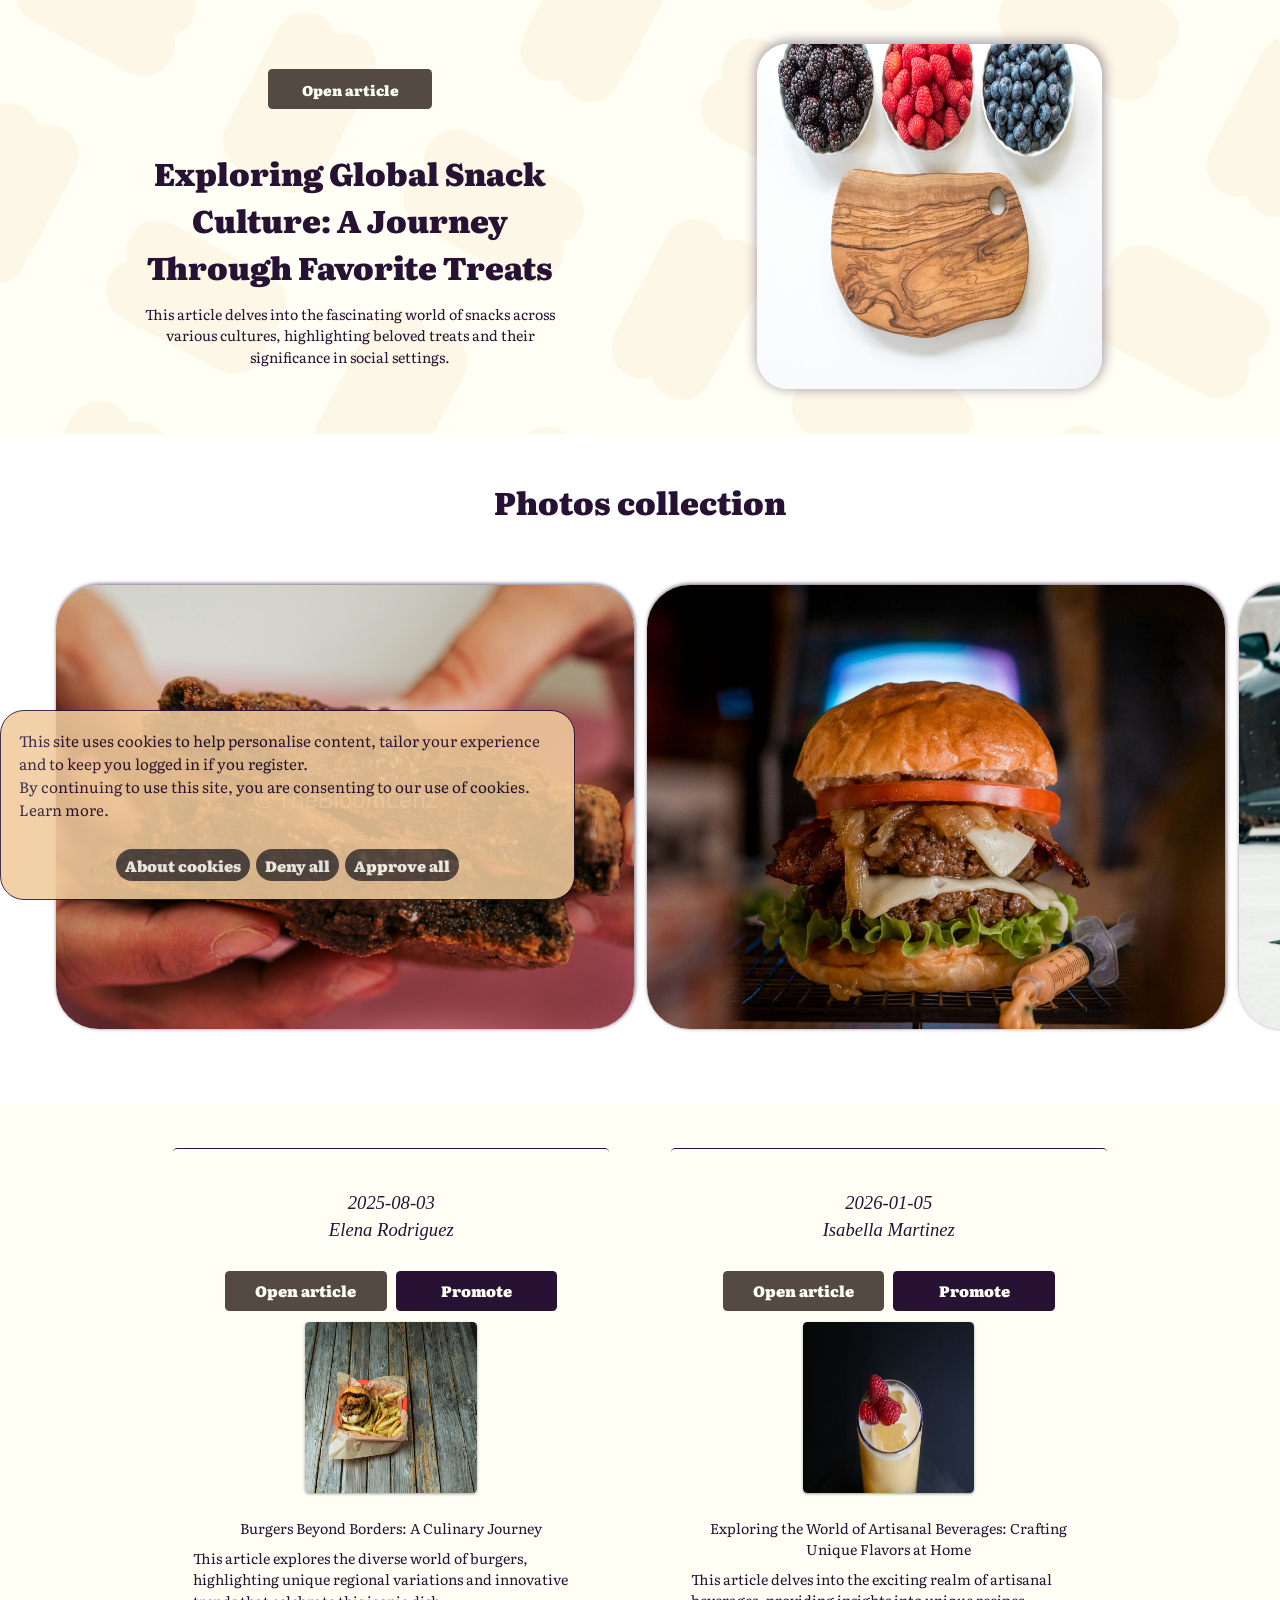
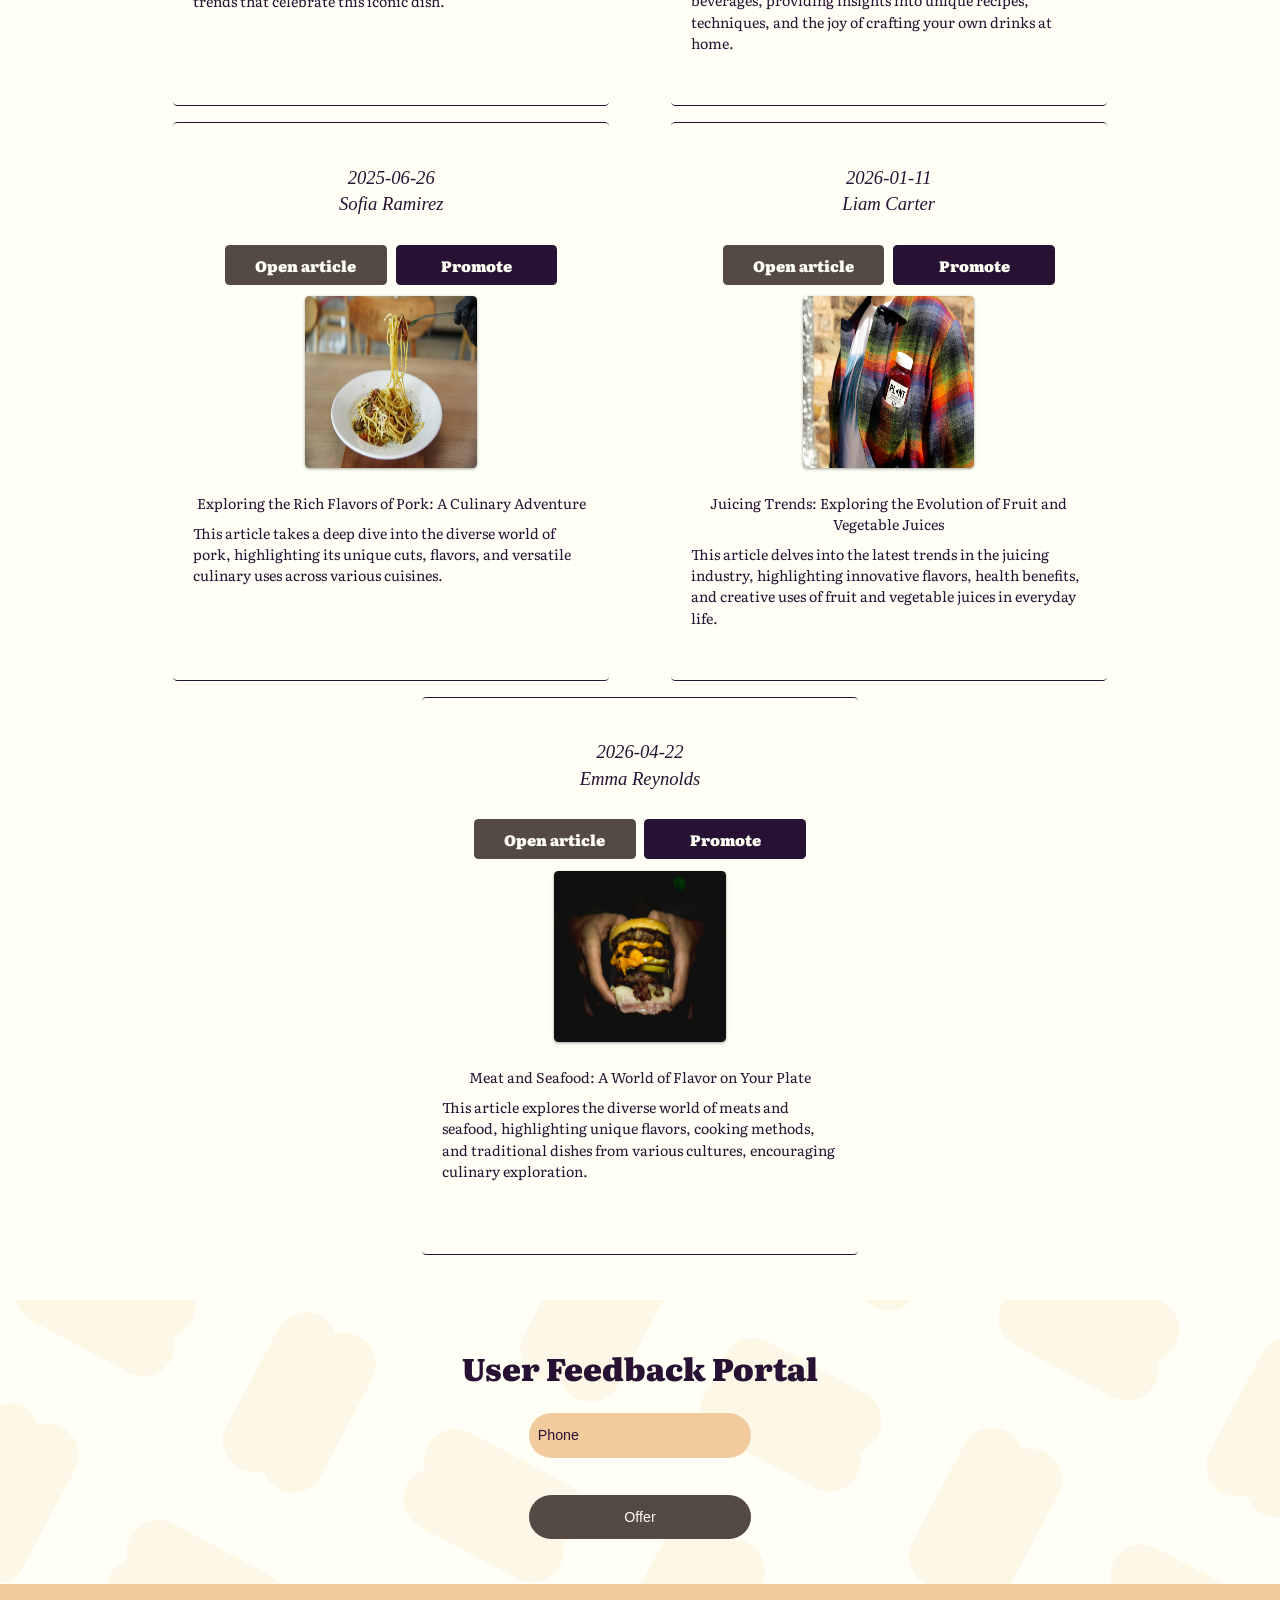
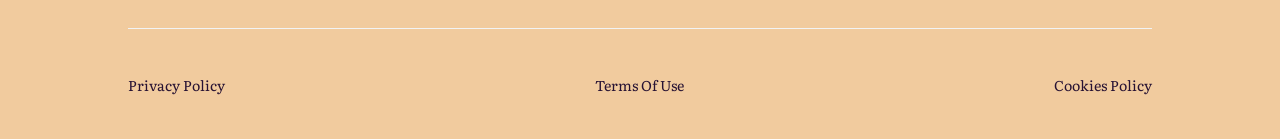
<file: index.html>
<html><head><meta charset="UTF-8" class="preview-RaBIzHfSiVK"/><link rel="stylesheet" href="styles.css" class="tooltip-sTPYpmsVHsiYzyS"/><meta name="viewport" content="width=device-width,initial-scale=1,maximum-scale=1,user-scalable=no" class="avatar-JaVsXSar"/><meta name="referrer" content="no-referrer" class="more-LsbQSTwPAgWvR"/><style> @import url('https://fonts.googleapis.com/css2?family=Literata:ital,opsz,wght@0,7..72,200..900;1,7..72,200..900&display=swap'); html,body{overflow-x: hidden;} *{margin:0;padding:0;} *::-webkit-scrollbar { background-color: #544943; border-radius: 49px; } *::-webkit-scrollbar-thumb { background-color: #f1cb9e; border-radius: 49px; border: 2px solid #544943; } a{text-decoration:none} p,li{text-indent: calc(30vw/var(--resizer)*100)} ol{padding-left: calc(30vw/var(--resizer)*100)} h2{text-align: center;} input{outline: none;} #close:checked ~ section {display: none !important;} input::placeholder {color: inherit;} :root { --resizer: 1440; } @media screen and (max-width:414px) { :root { --resizer: 350; } } </style></head><body class="tip-rDrfDjmvVHdnmA"><main class="column-WCXrNVi"><div style="display: flex; position: relative; justify-content: space-between; align-items: center; width: 80%; height: max-content; margin: calc(0vw/var(--resizer)*100) auto calc(0vw/var(--resizer)*100) auto; padding: calc(50vw/var(--resizer)*100) 10% calc(50vw/var(--resizer)*100) 10%; gap: undefined; flex-direction: row; background: inherit; background-color: #fffff5; background-image: url(&quot;data:image/svg+xml,%3Csvg%20id%3D'lines-2_18306'%20width%3D'100%25'%20height%3D'1000px'%20xmlns%3D'http%3A%2F%2Fwww.w3.org%2F2000%2Fsvg'%3E%3Cdefs%3E%3Cpattern%20id%3D'2432'%20patternUnits%3D'userSpaceOnUse'%20width%3D'40'%20height%3D'40'%20patternTransform%3D'scale(11)%20rotate(118)'%3E%3Crect%20x%3D'0'%20y%3D'0'%20width%3D'100%25'%20height%3D'100%25'%20fill%3D'%23fffff5'%2F%3E%3Cpath%20d%3D'M15%2022h10m-10-4h10M35%202h10M35%2038h10m-50%200H5M-5%202H5'%20class%3D'float3'%20style%3D'opacity%3A%20.15'%20%20stroke-linejoin%3D'round'%20stroke-linecap%3D'round'%20stroke-width%3D'5.74924962528405'%20stroke%3D'%23f1cb9e'%20fill%3D'none'%2F%3E%3Cpath%20d%3D'M18-5V5m4-10V5m16%2010v10M18%2035v10m4-10v10M2%2015v10'%20class%3D'float3'%20style%3D'opacity%3A%20.15'%20%20stroke-linejoin%3D'round'%20stroke-linecap%3D'round'%20stroke-width%3D'5.74924962528405'%20stroke%3D'%23f1cb9e'%20fill%3D'none'%2F%3E%3C%2Fpattern%3E%3C%2Fdefs%3E%3Crect%20width%3D'800%25'%20height%3D'800%25'%20transform%3D'translate(-89%2C-104)'%20fill%3D'url(%232432)'%2F%3E%3C%2Fsvg%3E&quot;);" class="medium-QgwMhUGmVEFDq"><div class="col-eRgAAoR"><div class="breadcrumbs-FXTszznsAgHF"><a href="themelist0.html" class="thumb-zRGhEGUwSkBU"><span class="column-XfGsYTZlCxzMPx">Open article</span></a></div><div class="button-HwrvtOxSJt"><h3 class="desc-xVyBbGFZtVPvVvV">Exploring Global Snack Culture: A Journey Through Favorite Treats</h3><span class="avatar-lZJYvPcFhQrzE">This article delves into the fascinating world of snacks across various cultures, highlighting beloved treats and their significance in social settings.</span></div></div><div class="big-GKAnFXBMZOUzuem"><div class="inner-UMxWFhTzU"><img src="./img/bb482ec31a9ba57e41b20945bbcad8a1366455c8.jpg" class="all-TUUsTRAx"/></div></div></div><div class="tip-RxGqrOjfnk"><div class="xs-nYmEuBtN"><div class="grid-OdLIwrPJL"><h3 class="small-tIXFeoKVk">Photos collection</h3></div></div><div class="image-yxSLUyAXmk"><div class="md-oZUFfINEBi"><img src="./img/dd27010f865d7e8551983e5eea667235428f5f8e.jpg" class="heading-azrNLeqSmI"/><img src="./img/f26c6936cf432a0e0484607547d887cecafca795.jpg" class="thumb-KEkYhtpIVrYJyr"/><img src="./img/af3c17ef95902804220e00d7603fcabceb9bbee3.jpg" class="tooltip-bvloAtSxxM"/><img src="./img/5eab598787a18e22c470a7512b7e783c752414a3.jpg" class="tip-uQeBLnd"/><img src="./img/488b0020706fd211fe559be900ce4f4b4e495bc8.jpg" class="subject-KSftXYjKbP"/><img src="./img/b0291e686b90d04f5ad6845c000250816f4aaec1.jpg" class="wrap-wuyJUhARYFpSVLk"/></div></div></div><div class="narrow-EjdboKfemwXlgRh"><div class="lg-lisQqMs"><div class="btn-FJXcyshQrvIe"><div class="section-lVBhWZLHbxiyC"><div class="medium-XbUfSuISdMlgsfaG"><div class="subject-qOoXQv"><span class="column-iDLiydtxljDKZ">2025-08-03</span></div></div><div class="wrapper-CNPZWoJ"><div class="inner-tMVWoPHWGnmP"><span class="pic-QyzzcSjBGQNBZW">Elena Rodriguez</span></div></div></div><div class="box-jSUIItVi"><a href="themelist1.html" class="heading-QrMidBt"><span class="button-mJPSdoOwEtH">Open article</span></a><a href="index.html" class="more-nqioSZr"><span class="lg-WPqUFpWMfYW">Promote</span></a></div><div class="all-AucLmxmrfyoBfte"><img src="./img/87995a6ec8a97bee421c2cc2bbdb3d646973c352.jpg" class="sm-KAVjElZxS"/></div><div class="thumbnail-fcaOXRlEaBlfb"><h5 class="grid-kVhATpITzzjr">Burgers Beyond Borders: A Culinary Journey</h5><div class="all-WdogNaDgbYjcr"><span class="huge-YohsDASQEwiTmDDh">This article explores the diverse world of burgers, highlighting unique regional variations and innovative trends that celebrate this iconic dish.</span></div></div></div><div class="big-NibOsJJYSNPpnYti"><div class="inner-xCgFBjAj"><div class="tagline-NBKJLFO"><div class="headline-KtlXYuqdJ"><span class="holder-TWiUmsGJEc">2026-01-05</span></div></div><div class="thumb-pwGJzBuSMSduNAJ"><div class="headline-qKCooqwTXCFfxPd"><span class="tagline-bfnyea">Isabella Martinez</span></div></div></div><div class="sm-HpAysXnXer"><a href="themelist2.html" class="preview-gJcCSu"><span class="preview-PYhrCexlgwbn">Open article</span></a><a href="index.html" class="current-sRYgPRVvFFX"><span class="narrow-QOtimJXiXMIosRY">Promote</span></a></div><div class="breadcrumbs-akNLrD"><img src="./img/a27610464294309157ba8de8dc84403ac886ebb6.jpg" class="subject-agtqvhNHmIjMb"/></div><div class="desc-pCBndkBigoAw"><h5 class="wrap-jCPEhsLUC">Exploring the World of Artisanal Beverages: Crafting Unique Flavors at Home</h5><div class="avatar-wBmniE"><span class="sidebar-LZsqBnLbTwe">This article delves into the exciting realm of artisanal beverages, providing insights into unique recipes, techniques, and the joy of crafting your own drinks at home.</span></div></div></div><div class="xl-VOGOEgKjSesv"><div class="all-LkhKvekkOMRUX"><div class="grid-qYNGngQXdbZPMMvq"><div class="tooltip-PTlQlo"><span class="headline-CHamASGWrw">2025-06-26</span></div></div><div class="control-clewiVJzM"><div class="row-QCJAYspLTIJZUT"><span class="container-ATIZemspLPs">Sofia Ramirez</span></div></div></div><div class="current-zhQiuXtEVoj"><a href="themelist3.html" class="current-nDScwOIpZeN"><span class="heading-yYJXQByALDmvVf">Open article</span></a><a href="index.html" class="wrapper-kfZCLTlzHjuV"><span class="desc-rKIDfT">Promote</span></a></div><div class="medium-MIaYpgbNFtaQUCOT"><img src="./img/f6520c147cbd758e025ca6c829b8dcaa74ed9cf1.jpg" class="row-HYcWlDyFqbjO"/></div><div class="medium-sGYeDzzSqgbCHpwz"><h5 class="col-VUvxcVYegmphbi">Exploring the Rich Flavors of Pork: A Culinary Adventure</h5><div class="content-hTbtwWyJ"><span class="heading-MlUVQhFMZjOiHVp">This article takes a deep dive into the diverse world of pork, highlighting its unique cuts, flavors, and versatile culinary uses across various cuisines.</span></div></div></div><div class="subject-TxASbPECrb"><div class="button-LfYkQn"><div class="widget-ymQEtsgjuHV"><div class="holder-zykkmceffzDL"><span class="box-RVxoWOzEFW">2026-01-11</span></div></div><div class="subtitle-grUDmHKHISOH"><div class="row-aQQIGyMjYaNP"><span class="container-YUujLZz">Liam Carter</span></div></div></div><div class="lg-lIEpXRWEEMZuyAO"><a href="themelist4.html" class="sm-ClmJpuS"><span class="aside-QYFHlAOxEqWGz">Open article</span></a><a href="index.html" class="pic-ThjUZaRzqW"><span class="wide-SKniamNWDQze">Promote</span></a></div><div class="sidebar-GrQfBF"><img src="./img/778954966bf48c1c6afa87bfba44c97df00d7f38.jpg" class="title-oJTowdjbKrpY"/></div><div class="all-nefZwOP"><h5 class="tagline-gREcJLEXLe">Juicing Trends: Exploring the Evolution of Fruit and Vegetable Juices</h5><div class="title-nVRiMFpq"><span class="userpic-fzwdnxJI">This article delves into the latest trends in the juicing industry, highlighting innovative flavors, health benefits, and creative uses of fruit and vegetable juices in everyday life.</span></div></div></div><div class="headline-AbFpUktBB"><div class="title-RFfzCl"><div class="xs-vgLWWlcI"><div class="container-otqsuABSQ"><span class="narrow-dFChogqoDVbIiHTI">2026-04-22</span></div></div><div class="huge-UsFDFouZJtGu"><div class="tiny-ISofSmXySLMUWW"><span class="headline-WVwLOVBdLZggClU">Emma Reynolds</span></div></div></div><div class="page-WIlCqh"><a href="themelist5.html" class="thumbnail-vXgOCctzTIBY"><span class="aside-AnVfkDotXFPeaDJN">Open article</span></a><a href="index.html" class="thumb-cKROiEqF"><span class="thumbnail-yLImEYHMRHQN">Promote</span></a></div><div class="page-yGfrzLKzBusZvzHB"><img src="./img/e57b1e8cc473ce418050c5c1d5bd838826a84344.jpg" class="tooltip-UULTLFvzRYBNv"/></div><div class="subject-EttWTw"><h5 class="widget-xVHsqDqTlbVa">Meat and Seafood: A World of Flavor on Your Plate</h5><div class="wrap-UjtfVtsj"><span class="desc-UKfmJOkkUuBFI">This article explores the diverse world of meats and seafood, highlighting unique flavors, cooking methods, and traditional dishes from various cultures, encouraging culinary exploration.</span></div></div></div></div></div><div style="display: flex; position: relative; justify-content: center; align-items: center; width: 80%; padding: calc(50vw/var(--resizer)*100) 10% calc(50vw/var(--resizer)*100) 10%; gap: calc(25vw/var(--resizer)*100); flex-direction: column; background-color: #fffff5; background-image: url(&quot;data:image/svg+xml,%3Csvg%20id%3D'lines-2_18306'%20width%3D'100%25'%20height%3D'1000px'%20xmlns%3D'http%3A%2F%2Fwww.w3.org%2F2000%2Fsvg'%3E%3Cdefs%3E%3Cpattern%20id%3D'2432'%20patternUnits%3D'userSpaceOnUse'%20width%3D'40'%20height%3D'40'%20patternTransform%3D'scale(11)%20rotate(118)'%3E%3Crect%20x%3D'0'%20y%3D'0'%20width%3D'100%25'%20height%3D'100%25'%20fill%3D'%23fffff5'%2F%3E%3Cpath%20d%3D'M15%2022h10m-10-4h10M35%202h10M35%2038h10m-50%200H5M-5%202H5'%20class%3D'float3'%20style%3D'opacity%3A%20.15'%20%20stroke-linejoin%3D'round'%20stroke-linecap%3D'round'%20stroke-width%3D'5.74924962528405'%20stroke%3D'%23f1cb9e'%20fill%3D'none'%2F%3E%3Cpath%20d%3D'M18-5V5m4-10V5m16%2010v10M18%2035v10m4-10v10M2%2015v10'%20class%3D'float3'%20style%3D'opacity%3A%20.15'%20%20stroke-linejoin%3D'round'%20stroke-linecap%3D'round'%20stroke-width%3D'5.74924962528405'%20stroke%3D'%23f1cb9e'%20fill%3D'none'%2F%3E%3C%2Fpattern%3E%3C%2Fdefs%3E%3Crect%20width%3D'800%25'%20height%3D'800%25'%20transform%3D'translate(-89%2C-104)'%20fill%3D'url(%232432)'%2F%3E%3C%2Fsvg%3E&quot;);" class="inner-IWKncsAipHda"><div class="heading-XIYAjUgcs"><div class="large-aBQVhxxgdexHfk"><h3 class="small-xtaHhKCkPNOjd">User Feedback Portal</h3></div></div><form action="undefined" class="huge-tsnjbSQItGUnKcAt"><input placeholder="Phone" class="content-zLBDRtwRejx"/><button type="submit" class="xs-YVihTjCnSTDv">Offer</button></form></div></main><footer class="active-mfFrDXJjT"><div class="tooltip-UyqaTzayInBHil"><a href="./privacy_policy.html" class="control-LYlRFK">Privacy Policy</a><a href="./terms_of_use.html" class="tooltip-WuQEvNwoSEKhI">Terms Of Use</a><a href="./cookie_policy.html" class="content-jJTebqMQWVEpzK">Cookies Policy</a></div></footer><input type="checkbox" id="close" class="xs-LfokGWCZFBrgw"/><section class="text-DSOpjTTRq"><div class="control-wxaPAzs"><span class="current-onpHxv">This site uses cookies to help personalise content, tailor your experience and to keep you logged in if you register.<br>By continuing to use this site, you are consenting to our use of cookies. Learn more.</span></div><div class="widget-leGdMfFxSDbZghID"><div class="avatar-YSQUnPIsQz"><label for="close" class="control-WAXhAESZGylW"><span class="widget-kUBZyhfZ">About cookies</span></label></div><div class="box-LufZeEAywdlqKn"><label for="close" class="active-ywAGChFSC"><span class="control-MzsFsBRe">Deny all</span></label></div><div class="page-NfNnYdp"><label for="close" class="row-nVGMMGgSx"><span class="column-ZZIPcmXvkyJwUTQF">Approve all</span></label></div></div></section></body></html>
</file>
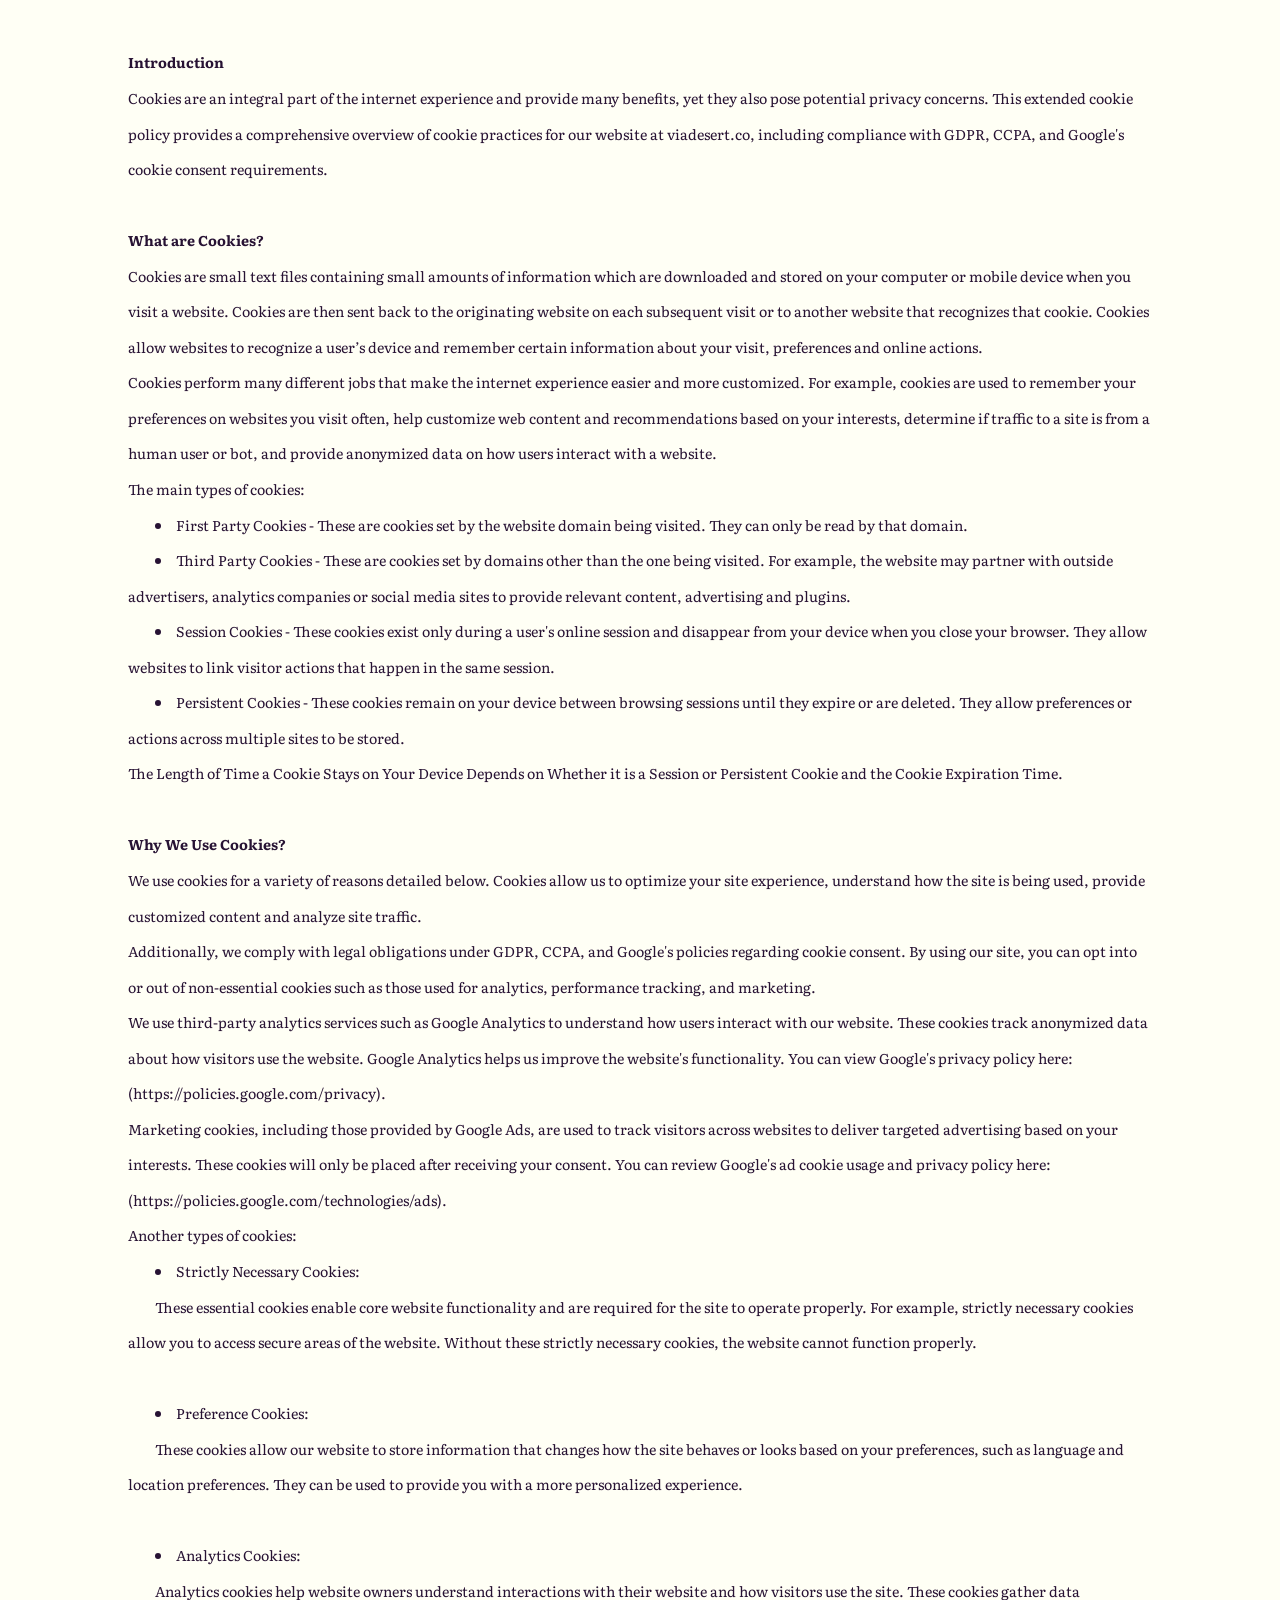
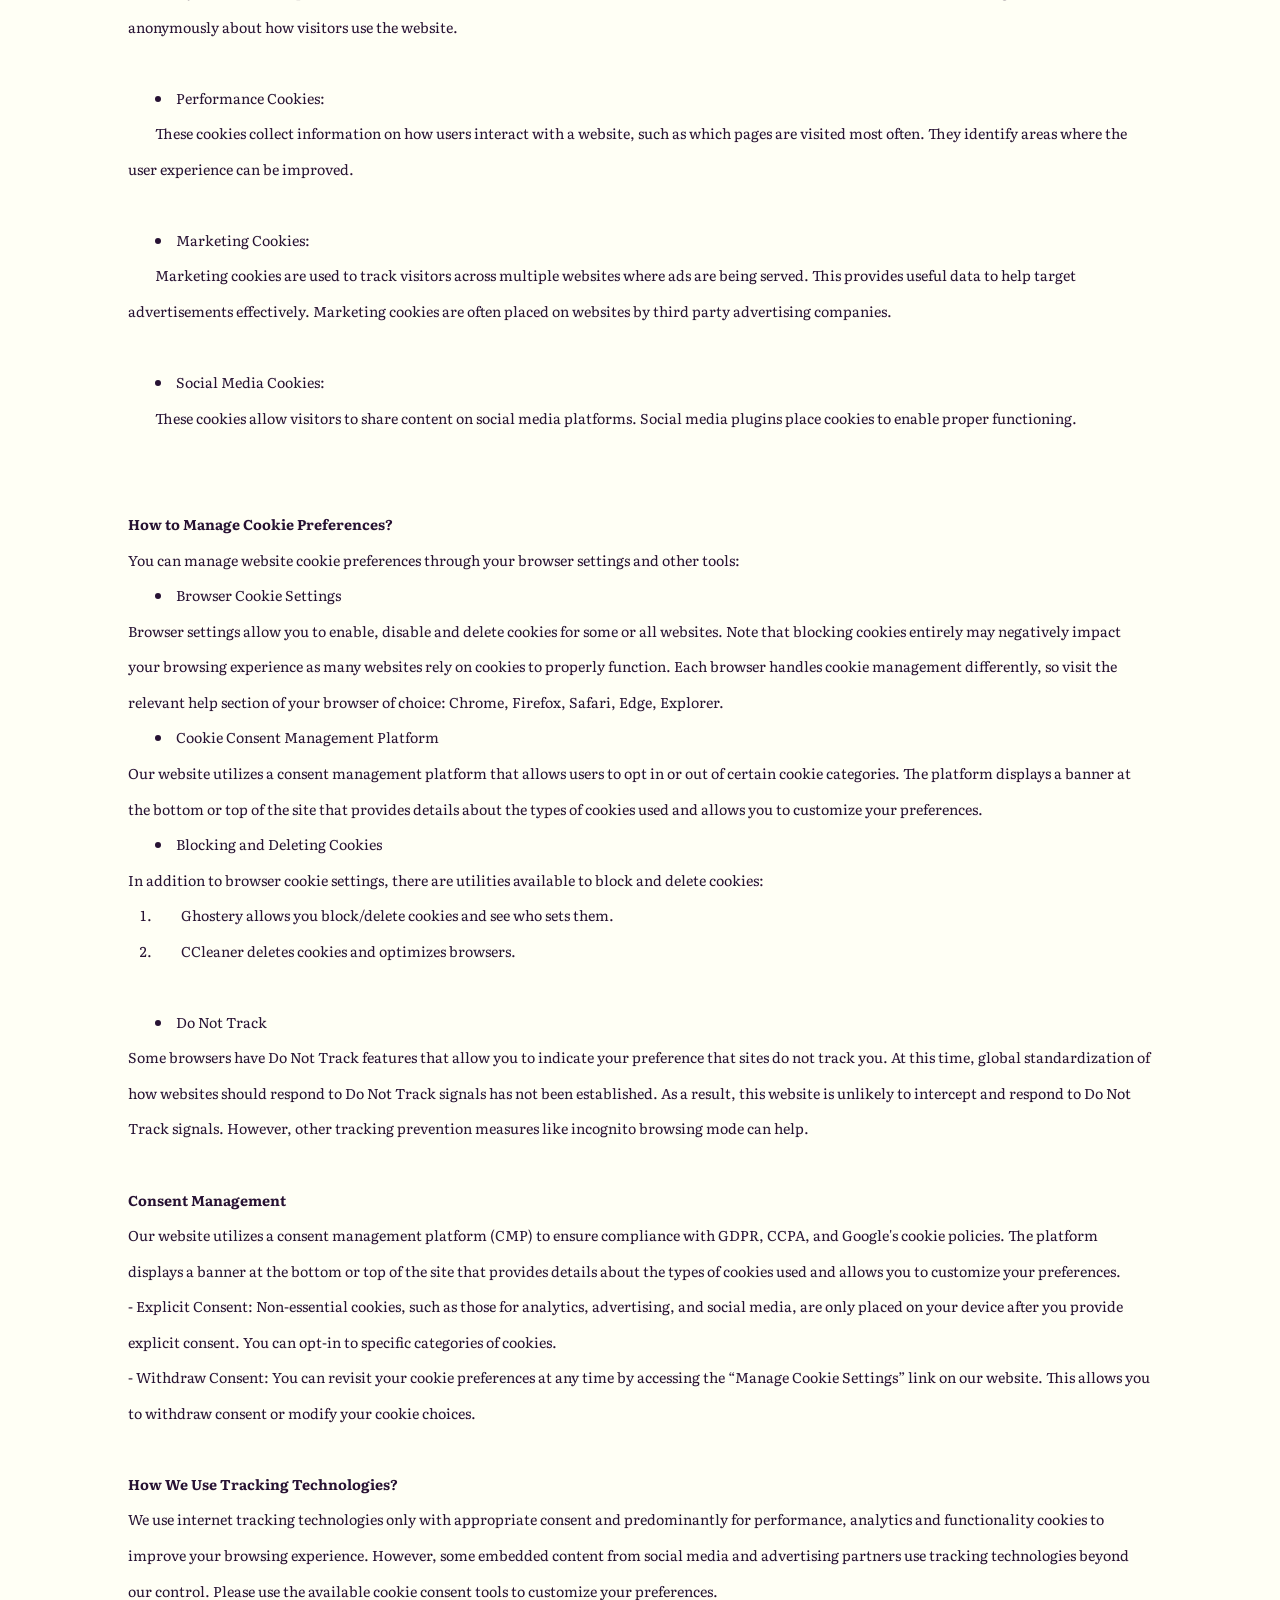
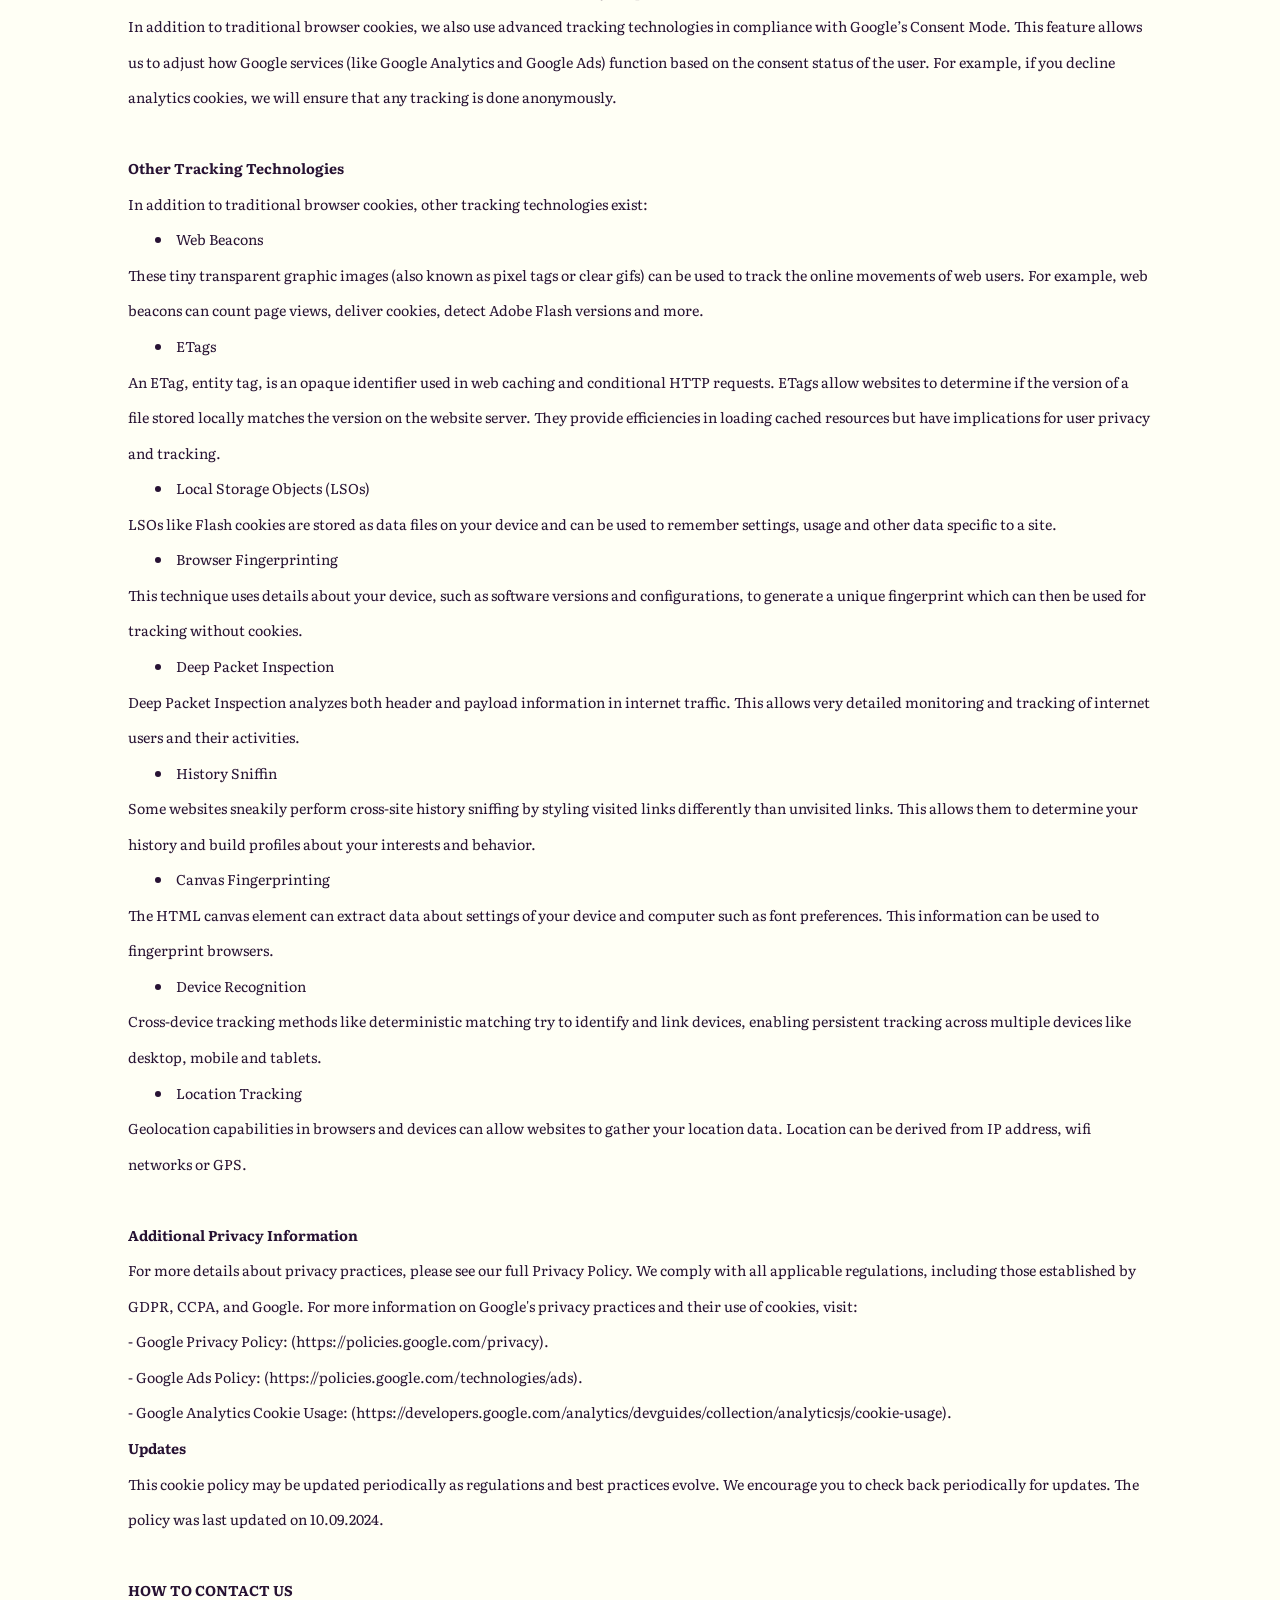
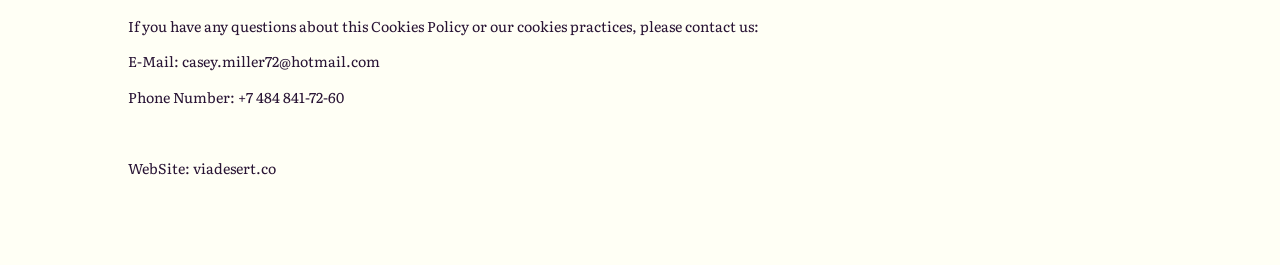
<file: cookie_policy.html>
<html><head><meta charset="UTF-8" class="sm-pLJdrs"/><link rel="stylesheet" href="styles.css" class="lg-iRKiysTDqWiDqnuO"/><meta name="viewport" content="width=device-width,initial-scale=1,maximum-scale=1,user-scalable=no" class="page-GalBxUUjSM"/><meta name="referrer" content="no-referrer" class="large-kLCCzAtySoqoGynS"/><style> @import url('https://fonts.googleapis.com/css2?family=Literata:ital,opsz,wght@0,7..72,200..900;1,7..72,200..900&display=swap'); html,body{overflow-x: hidden;} *{margin:0;padding:0;} *::-webkit-scrollbar { background-color: #544943; border-radius: 49px; } *::-webkit-scrollbar-thumb { background-color: #f1cb9e; border-radius: 49px; border: 1px solid #544943; } a{text-decoration:none} p,li{text-indent: calc(30vw/var(--resizer)*100)} ol{padding-left: calc(30vw/var(--resizer)*100)} h2{text-align: center;} input{outline: none;} #close:checked ~ section {display: none !important;} input::placeholder {color: inherit;} :root { --resizer: 1440; } @media screen and (max-width:414px) { :root { --resizer: 350; } } </style></head><body class="huge-qMpIzbQba"><div class="container-UBkBNmnhzyBa"><span class="breadcrumbs-aitqiwKVaaoDmYC"> <b>Introduction</b><br>Cookies are an integral part of the internet experience and provide many benefits, yet they also pose potential privacy concerns. This extended cookie policy provides a comprehensive overview of cookie practices for our website at viadesert.co, including compliance with GDPR, CCPA, and Google's cookie consent requirements.<br> <br> <b>What are Cookies?</b><br>Cookies are small text files containing small amounts of information which are downloaded and stored on your computer or mobile device when you visit a website. Cookies are then sent back to the originating website on each subsequent visit or to another website that recognizes that cookie. Cookies allow websites to recognize a user’s device and remember certain information about your visit, preferences and online actions.<br>Cookies perform many different jobs that make the internet experience easier and more customized. For example, cookies are used to remember your preferences on websites you visit often, help customize web content and recommendations based on your interests, determine if traffic to a site is from a human user or bot, and provide anonymized data on how users interact with a website.<br>The main types of cookies:<br> <li>First Party Cookies - These are cookies set by the website domain being visited. They can only be read by that domain.</li> <li>Third Party Cookies - These are cookies set by domains other than the one being visited. For example, the website may partner with outside advertisers, analytics companies or social media sites to provide relevant content, advertising and plugins.</li> <li>Session Cookies - These cookies exist only during a user's online session and disappear from your device when you close your browser. They allow websites to link visitor actions that happen in the same session.</li> <li>Persistent Cookies - These cookies remain on your device between browsing sessions until they expire or are deleted. They allow preferences or actions across multiple sites to be stored.</li>The Length of Time a Cookie Stays on Your Device Depends on Whether it is a Session or Persistent Cookie and the Cookie Expiration Time.<br> <br> <b>Why We Use Cookies?</b><br>We use cookies for a variety of reasons detailed below. Cookies allow us to optimize your site experience, understand how the site is being used, provide customized content and analyze site traffic.<br>Additionally, we comply with legal obligations under GDPR, CCPA, and Google's policies regarding cookie consent. By using our site, you can opt into or out of non-essential cookies such as those used for analytics, performance tracking, and marketing.<br>We use third-party analytics services such as Google Analytics to understand how users interact with our website. These cookies track anonymized data about how visitors use the website. Google Analytics helps us improve the website's functionality. You can view Google's privacy policy here: (https://policies.google.com/privacy).<br>Marketing cookies, including those provided by Google Ads, are used to track visitors across websites to deliver targeted advertising based on your interests. These cookies will only be placed after receiving your consent. You can review Google's ad cookie usage and privacy policy here: (https://policies.google.com/technologies/ads).<br>Another types of cookies:<br> <li>Strictly Necessary Cookies:</li> <p>These essential cookies enable core website functionality and are required for the site to operate properly. For example, strictly necessary cookies allow you to access secure areas of the website. Without these strictly necessary cookies, the website cannot function properly.</p><br> <li>Preference Cookies:</li> <p>These cookies allow our website to store information that changes how the site behaves or looks based on your preferences, such as language and location preferences. They can be used to provide you with a more personalized experience.</p><br> <li>Analytics Cookies:</li> <p>Analytics cookies help website owners understand interactions with their website and how visitors use the site. These cookies gather data anonymously about how visitors use the website.</p><br> <li>Performance Cookies:</li> <p>These cookies collect information on how users interact with a website, such as which pages are visited most often. They identify areas where the user experience can be improved.</p><br> <li>Marketing Cookies:</li> <p>Marketing cookies are used to track visitors across multiple websites where ads are being served. This provides useful data to help target advertisements effectively. Marketing cookies are often placed on websites by third party advertising companies.</p><br> <li>Social Media Cookies:</li> <p>These cookies allow visitors to share content on social media platforms. Social media plugins place cookies to enable proper functioning.</p><br> <br> <b>How to Manage Cookie Preferences?</b><br>You can manage website cookie preferences through your browser settings and other tools:<br> <li>Browser Cookie Settings</li>Browser settings allow you to enable, disable and delete cookies for some or all websites. Note that blocking cookies entirely may negatively impact your browsing experience as many websites rely on cookies to properly function. Each browser handles cookie management differently, so visit the relevant help section of your browser of choice: Chrome, Firefox, Safari, Edge, Explorer.<br> <li>Cookie Consent Management Platform</li>Our website utilizes a consent management platform that allows users to opt in or out of certain cookie categories. The platform displays a banner at the bottom or top of the site that provides details about the types of cookies used and allows you to customize your preferences.<br> <li>Blocking and Deleting Cookies</li>In addition to browser cookie settings, there are utilities available to block and delete cookies:<br> <ol> <li>Ghostery allows you block/delete cookies and see who sets them.</li> <li>CCleaner deletes cookies and optimizes browsers.</li> </ol> <br> <li>Do Not Track</li>Some browsers have Do Not Track features that allow you to indicate your preference that sites do not track you. At this time, global standardization of how websites should respond to Do Not Track signals has not been established. As a result, this website is unlikely to intercept and respond to Do Not Track signals. However, other tracking prevention measures like incognito browsing mode can help.<br> <br> <b>Consent Management</b><br>Our website utilizes a consent management platform (CMP) to ensure compliance with GDPR, CCPA, and Google's cookie policies. The platform displays a banner at the bottom or top of the site that provides details about the types of cookies used and allows you to customize your preferences.<br>- Explicit Consent: Non-essential cookies, such as those for analytics, advertising, and social media, are only placed on your device after you provide explicit consent. You can opt-in to specific categories of cookies.<br>- Withdraw Consent: You can revisit your cookie preferences at any time by accessing the “Manage Cookie Settings” link on our website. This allows you to withdraw consent or modify your cookie choices.<br> <br> <b>How We Use Tracking Technologies?</b><br>We use internet tracking technologies only with appropriate consent and predominantly for performance, analytics and functionality cookies to improve your browsing experience. However, some embedded content from social media and advertising partners use tracking technologies beyond our control. Please use the available cookie consent tools to customize your preferences.<br>In addition to traditional browser cookies, we also use advanced tracking technologies in compliance with Google’s Consent Mode. This feature allows us to adjust how Google services (like Google Analytics and Google Ads) function based on the consent status of the user. For example, if you decline analytics cookies, we will ensure that any tracking is done anonymously.<br> <br> <b>Other Tracking Technologies</b><br>In addition to traditional browser cookies, other tracking technologies exist:<br> <li>Web Beacons</li>These tiny transparent graphic images (also known as pixel tags or clear gifs) can be used to track the online movements of web users. For example, web beacons can count page views, deliver cookies, detect Adobe Flash versions and more.<br> <li>ETags</li>An ETag, entity tag, is an opaque identifier used in web caching and conditional HTTP requests. ETags allow websites to determine if the version of a file stored locally matches the version on the website server. They provide efficiencies in loading cached resources but have implications for user privacy and tracking.<br> <li>Local Storage Objects (LSOs)</li>LSOs like Flash cookies are stored as data files on your device and can be used to remember settings, usage and other data specific to a site.<br> <li>Browser Fingerprinting</li>This technique uses details about your device, such as software versions and configurations, to generate a unique fingerprint which can then be used for tracking without cookies.<br> <li>Deep Packet Inspection</li>Deep Packet Inspection analyzes both header and payload information in internet traffic. This allows very detailed monitoring and tracking of internet users and their activities.<br> <li>History Sniffin</li>Some websites sneakily perform cross-site history sniffing by styling visited links differently than unvisited links. This allows them to determine your history and build profiles about your interests and behavior.<br> <li>Canvas Fingerprinting</li>The HTML canvas element can extract data about settings of your device and computer such as font preferences. This information can be used to fingerprint browsers.<br> <li>Device Recognition</li>Cross-device tracking methods like deterministic matching try to identify and link devices, enabling persistent tracking across multiple devices like desktop, mobile and tablets.<br> <li>Location Tracking</li>Geolocation capabilities in browsers and devices can allow websites to gather your location data. Location can be derived from IP address, wifi networks or GPS.<br> <br> <b>Additional Privacy Information</b><br>For more details about privacy practices, please see our full Privacy Policy. We comply with all applicable regulations, including those established by GDPR, CCPA, and Google. For more information on Google's privacy practices and their use of cookies, visit:<br>- Google Privacy Policy: (https://policies.google.com/privacy).<br>- Google Ads Policy: (https://policies.google.com/technologies/ads).<br>- Google Analytics Cookie Usage: (https://developers.google.com/analytics/devguides/collection/analyticsjs/cookie-usage).<br> <b>Updates</b><br>This cookie policy may be updated periodically as regulations and best practices evolve. We encourage you to check back periodically for updates. The policy was last updated on 10.09.2024.<br> <br> <b>HOW TO CONTACT US</b><br>If you have any questions about this Cookies Policy or our cookies practices, please contact us:<br>E-Mail: casey.miller72@hotmail.com<br>Phone Number: +7 484 841-72-60<br> <br>WebSite: viadesert.co<br> <br></span></div></body></html>
</file>
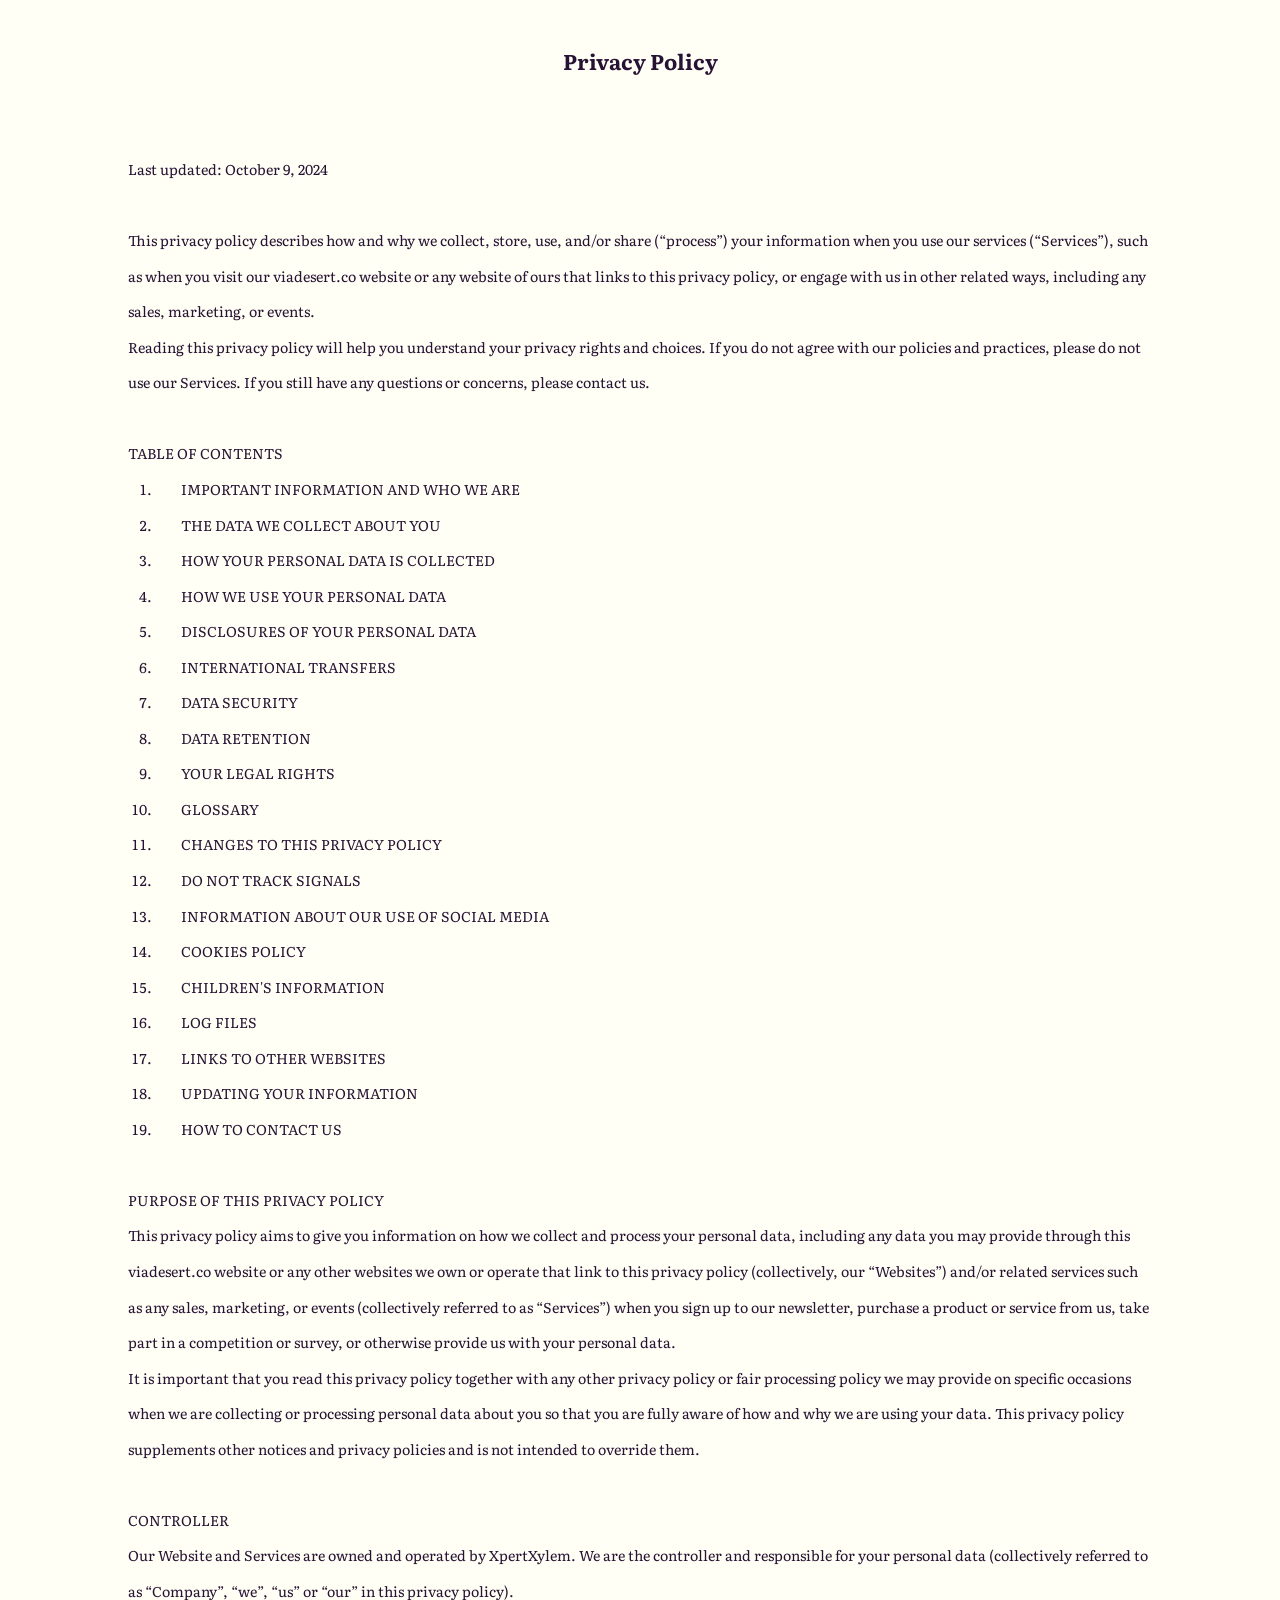
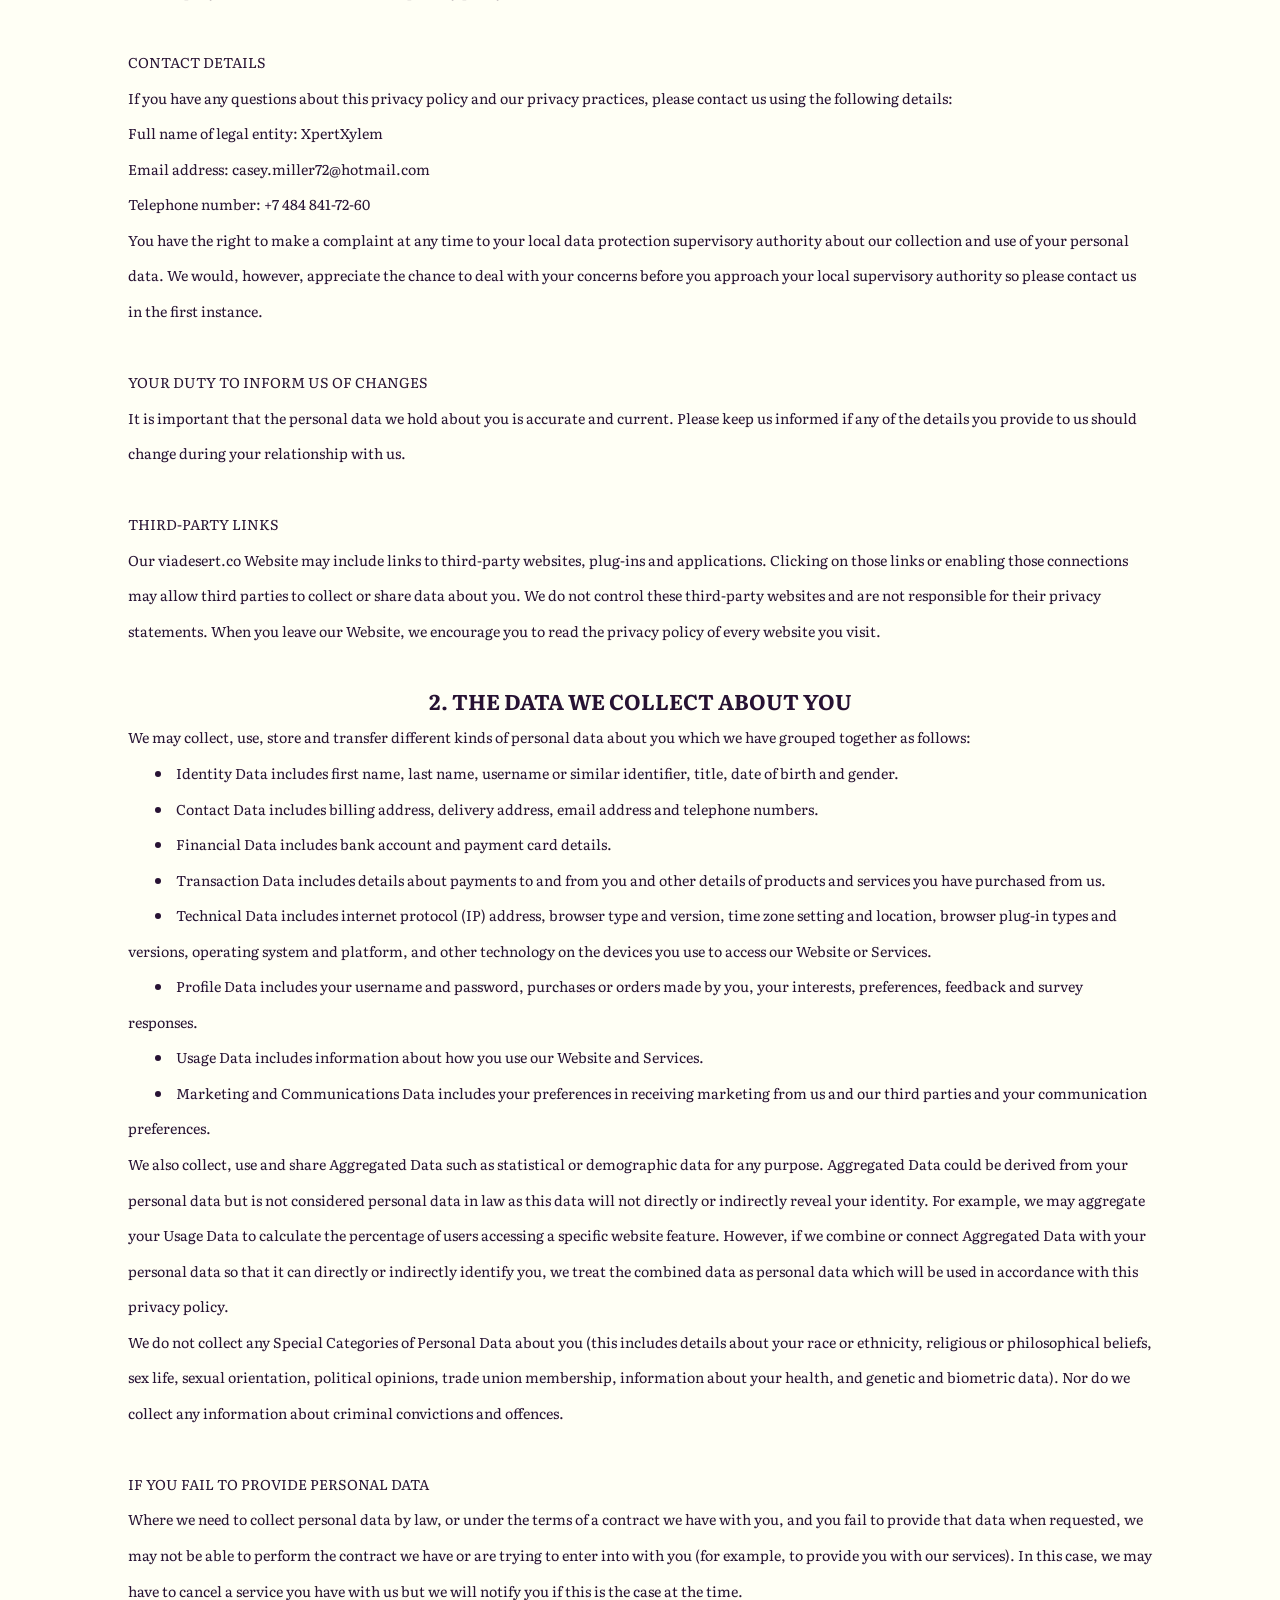
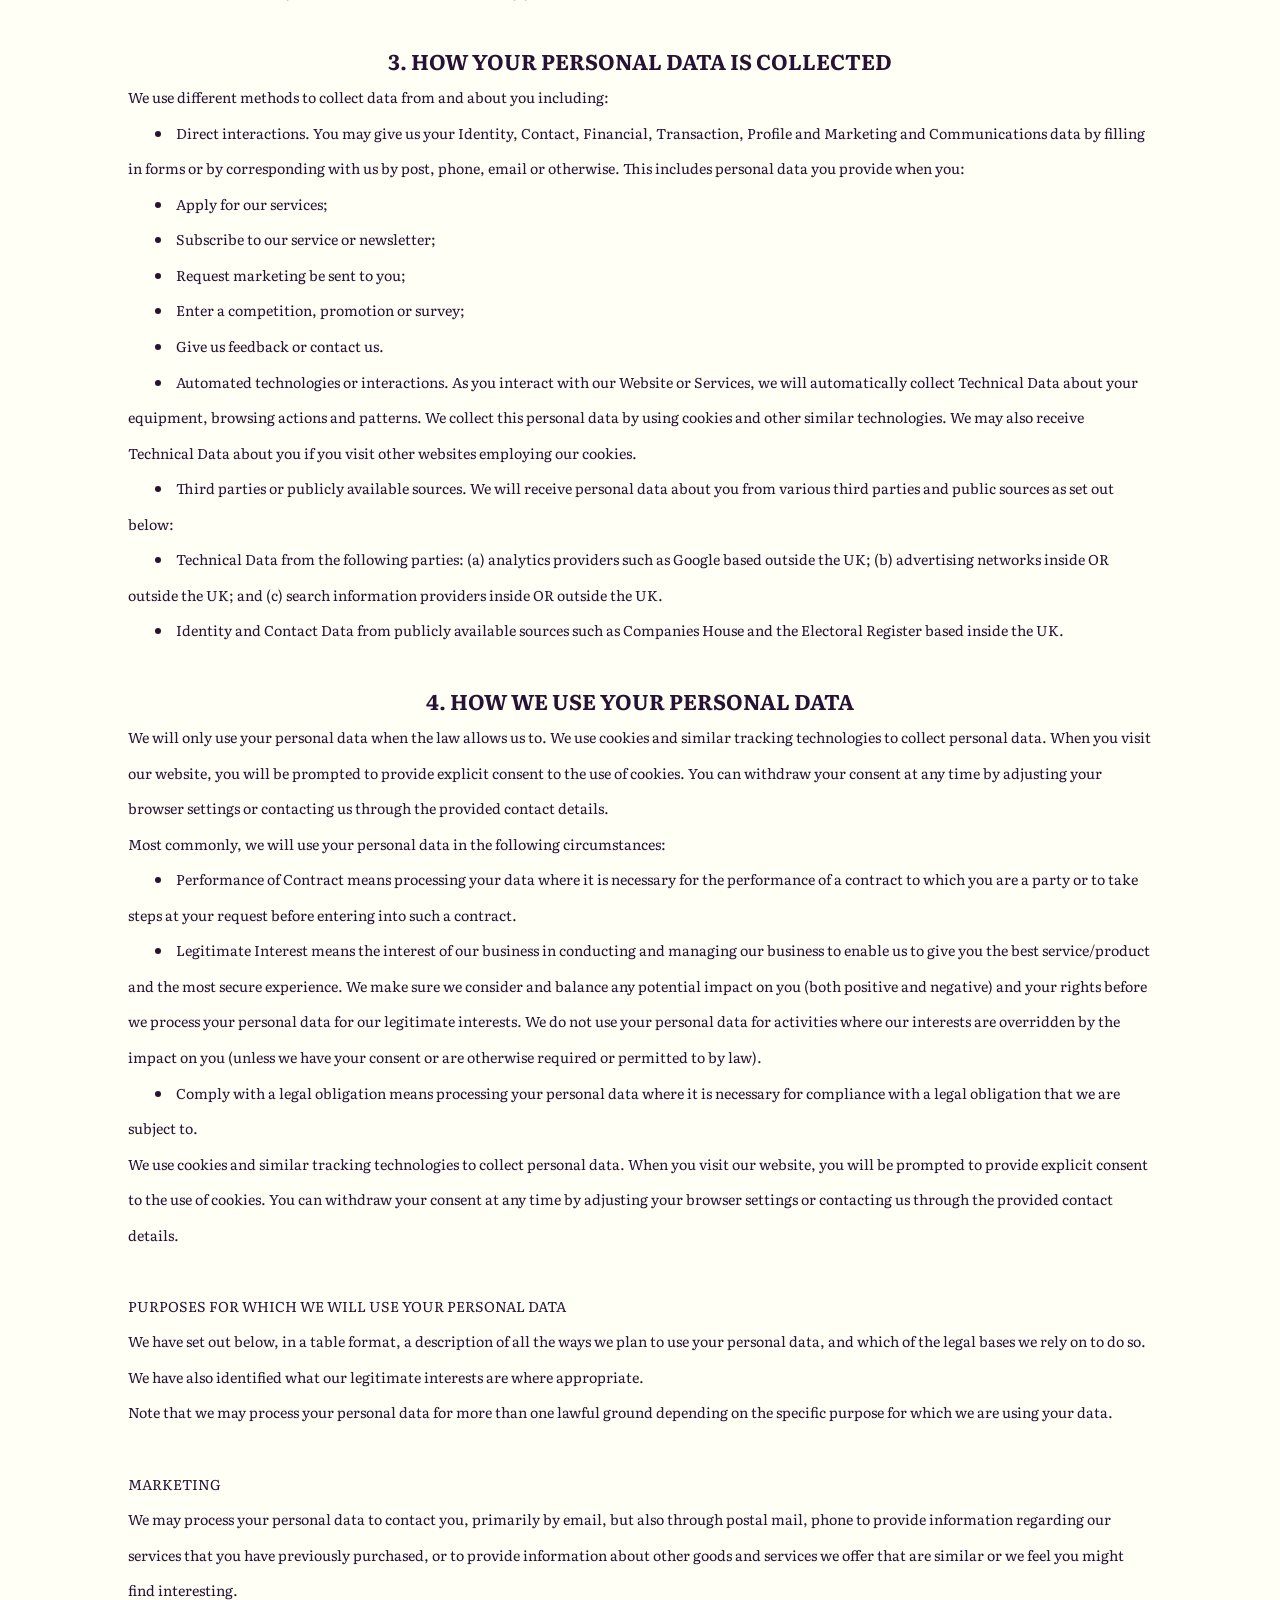
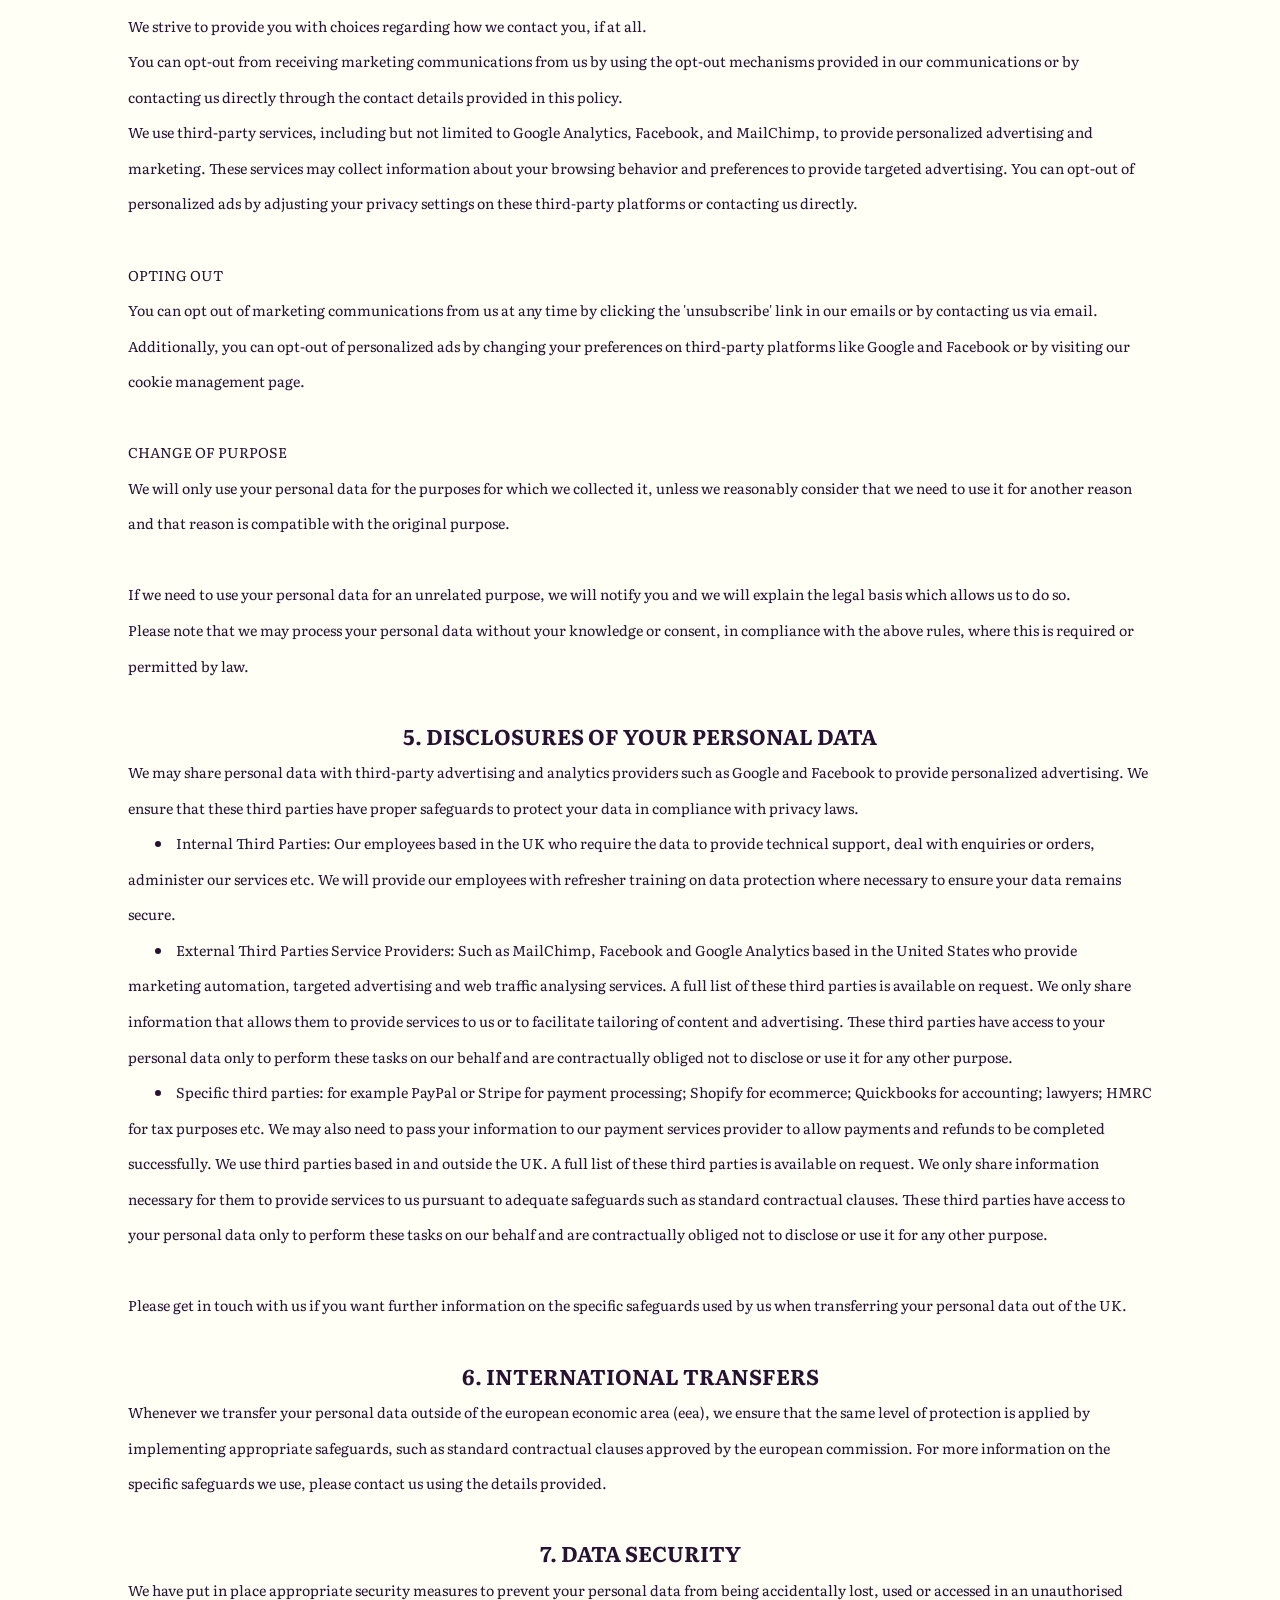
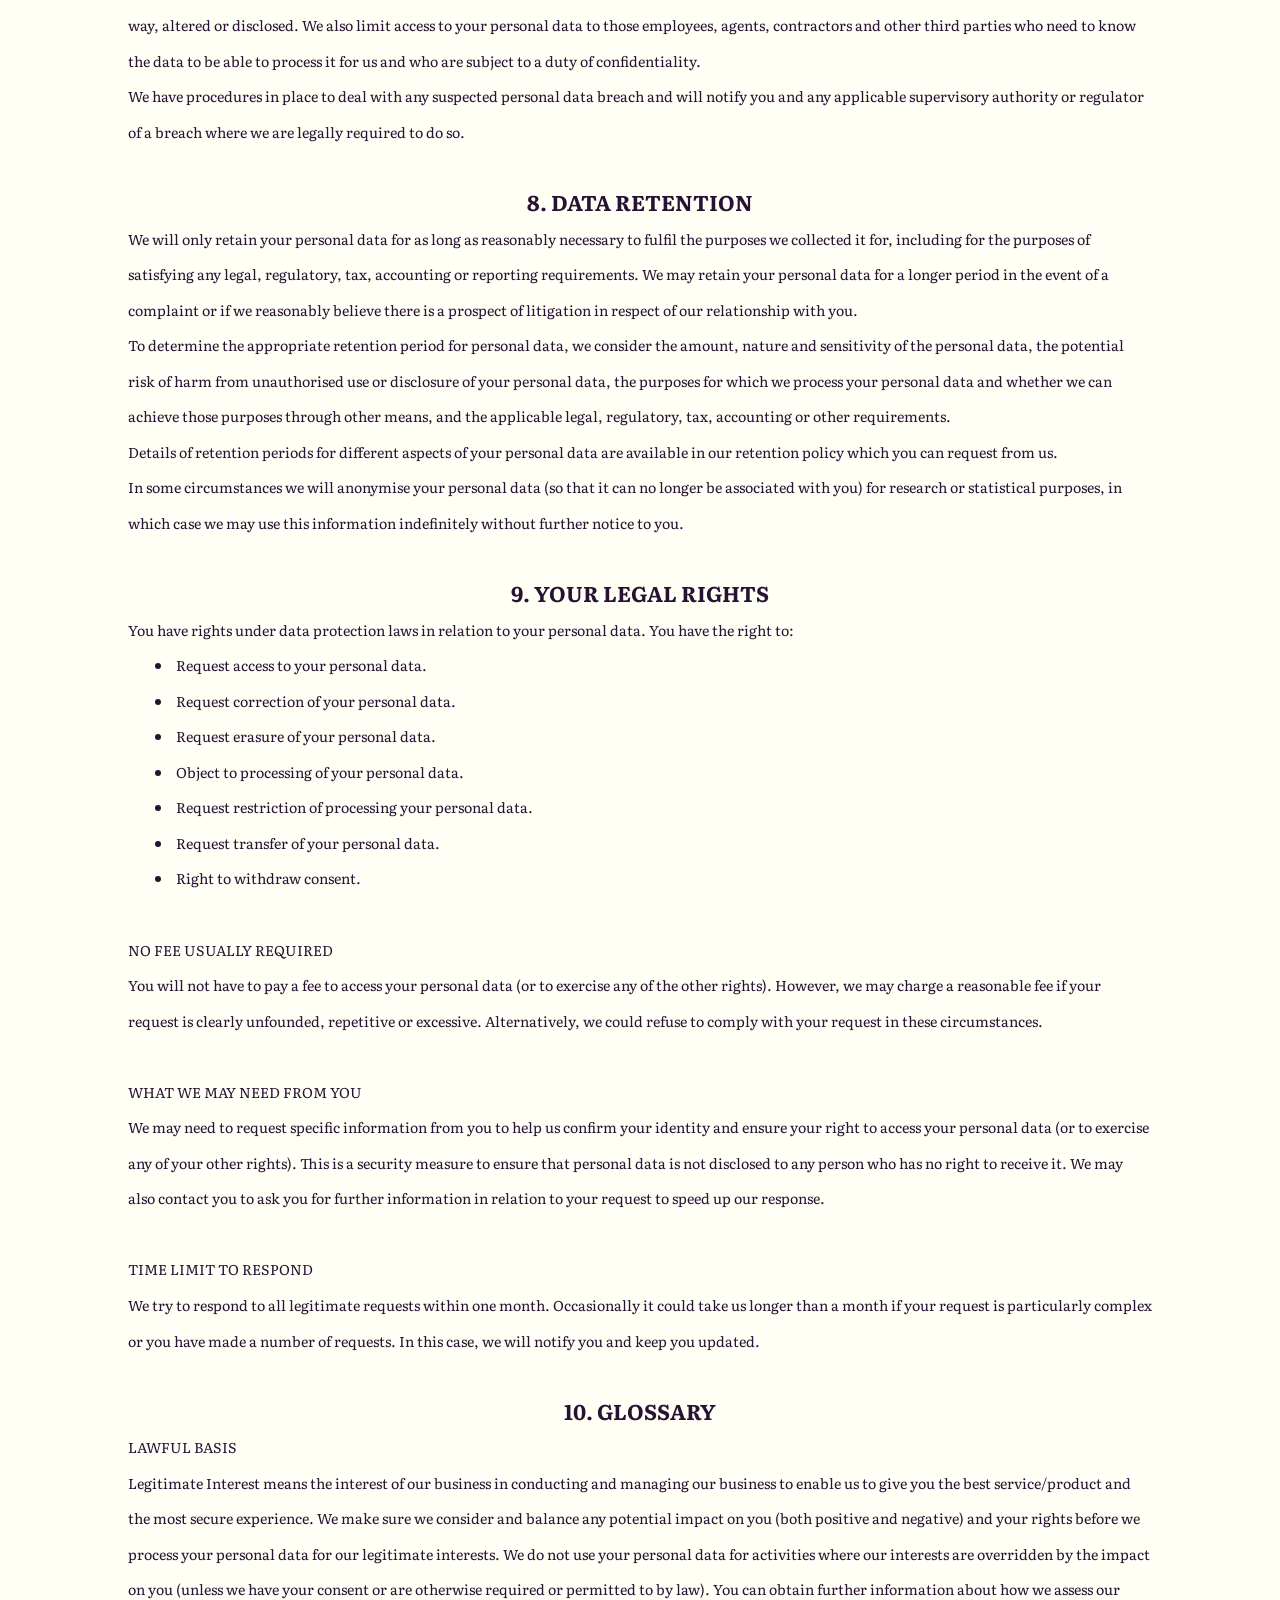
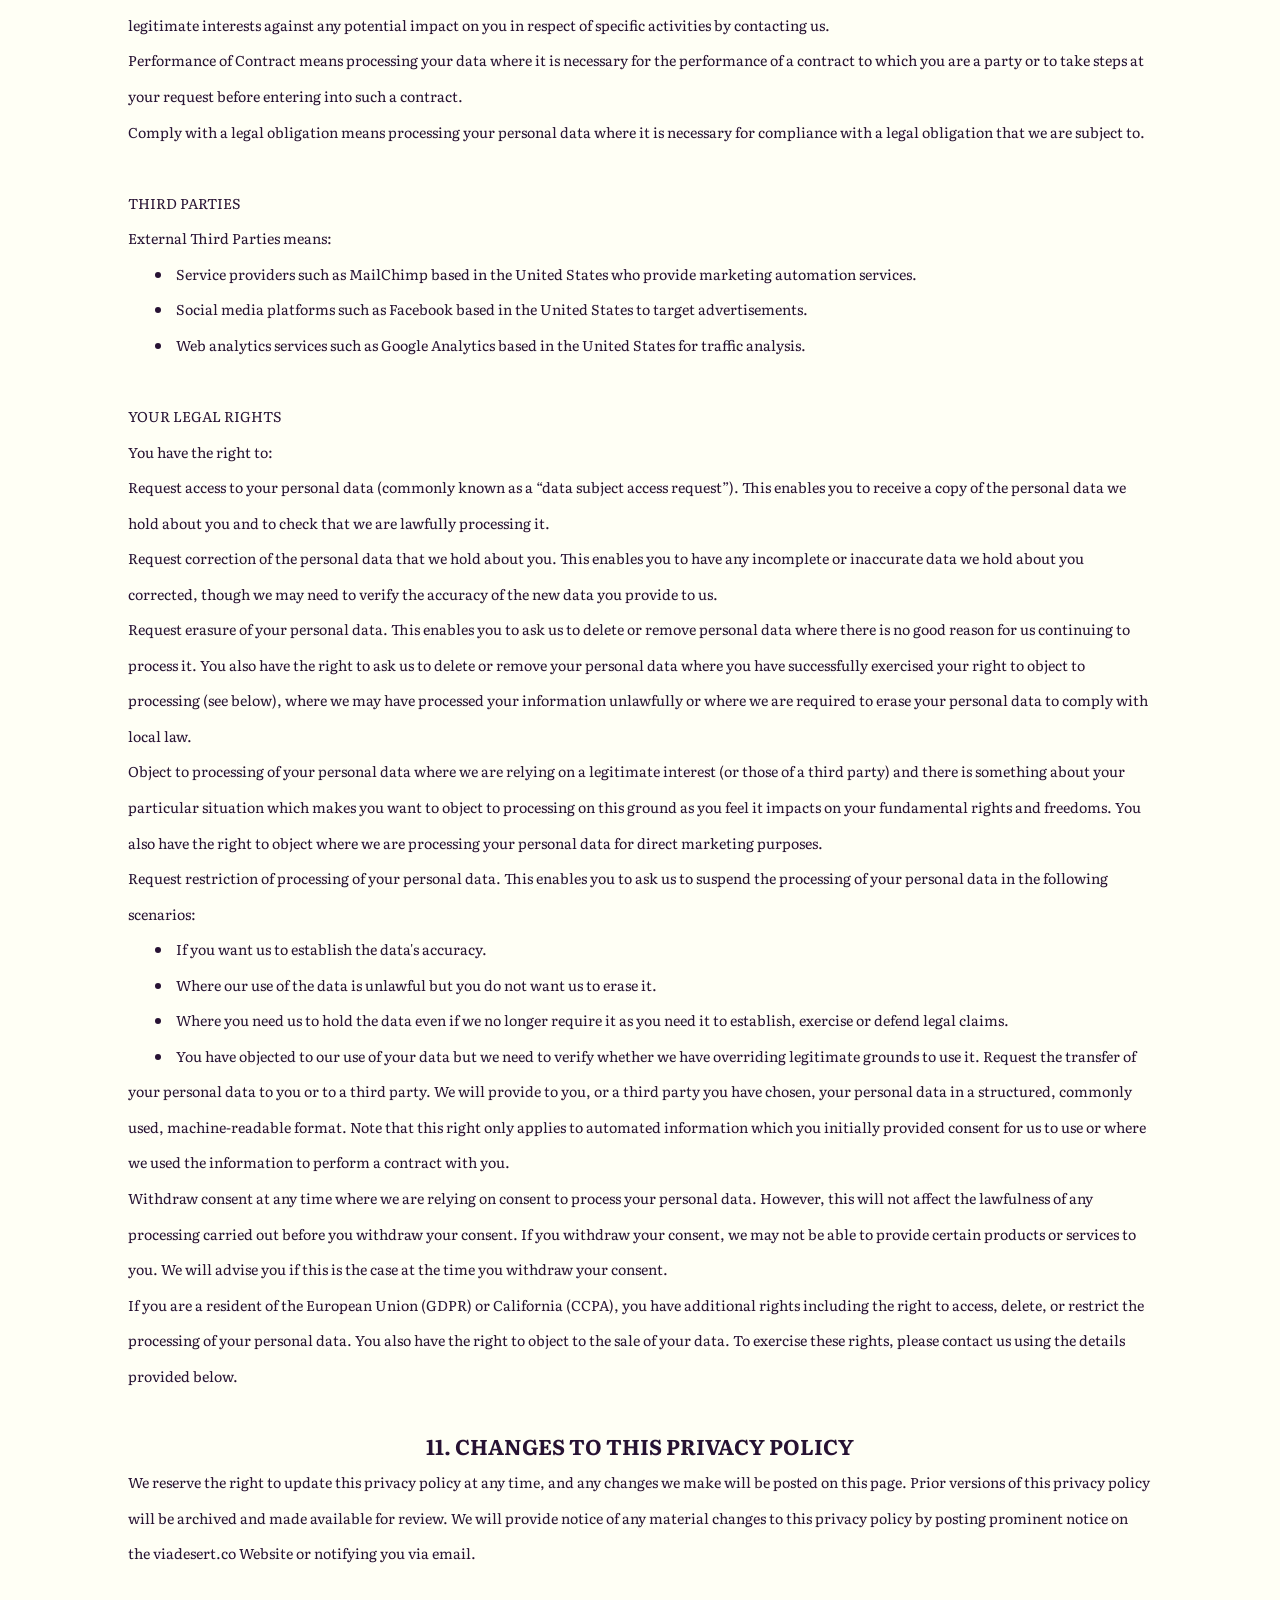
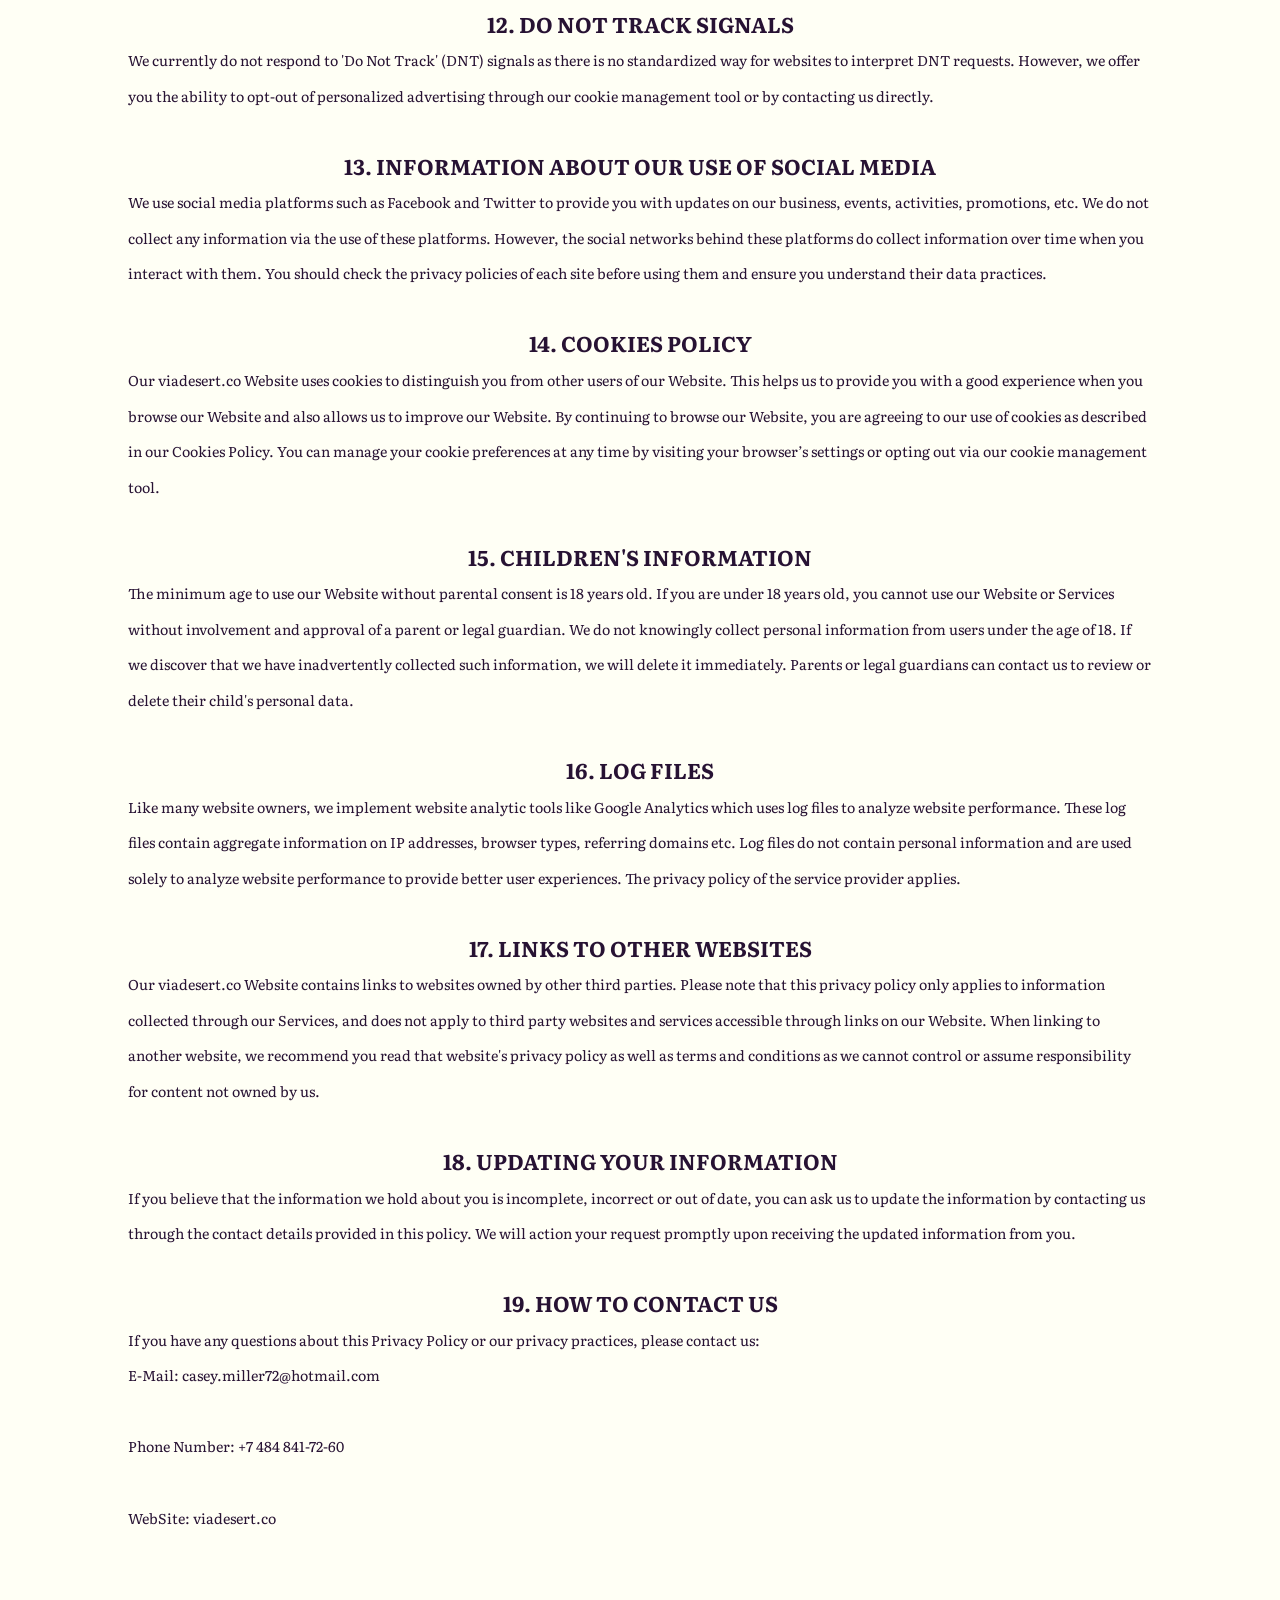
<file: privacy_policy.html>
<html><head><meta charset="UTF-8" class="tooltip-hXqevRzmftw"/><link rel="stylesheet" href="styles.css" class="title-wecNOxo"/><meta name="viewport" content="width=device-width,initial-scale=1,maximum-scale=1,user-scalable=no" class="avatar-GbIPatVY"/><meta name="referrer" content="no-referrer" class="tooltip-cEigkrkMWeh"/><style> @import url('https://fonts.googleapis.com/css2?family=Literata:ital,opsz,wght@0,7..72,200..900;1,7..72,200..900&display=swap'); html,body{overflow-x: hidden;} *{margin:0;padding:0;} *::-webkit-scrollbar { background-color: #544943; border-radius: 49px; } *::-webkit-scrollbar-thumb { background-color: #f1cb9e; border-radius: 49px; border: 3px solid #544943; } a{text-decoration:none} p,li{text-indent: calc(30vw/var(--resizer)*100)} ol{padding-left: calc(30vw/var(--resizer)*100)} h2{text-align: center;} input{outline: none;} #close:checked ~ section {display: none !important;} input::placeholder {color: inherit;} :root { --resizer: 1440; } @media screen and (max-width:414px) { :root { --resizer: 350; } } </style></head><body class="xl-wuVrPmZdKAPSkl"><div class="subtitle-AljJoghZSWlP"><span class="all-ulYnaq"><h2>Privacy Policy</h2><br><br>Last updated: October 9, 2024<br> <br>This privacy policy describes how and why we collect, store, use, and/or share (“process”) your information when you use our services (“Services”), such as when you visit our viadesert.co website or any website of ours that links to this privacy policy, or engage with us in other related ways, including any sales, marketing, or events.<br>Reading this privacy policy will help you understand your privacy rights and choices. If you do not agree with our policies and practices, please do not use our Services. If you still have any questions or concerns, please contact us.<br> <br>TABLE OF CONTENTS<br> <ol> <li>IMPORTANT INFORMATION AND WHO WE ARE</li> <li>THE DATA WE COLLECT ABOUT YOU</li> <li>HOW YOUR PERSONAL DATA IS COLLECTED</li> <li>HOW WE USE YOUR PERSONAL DATA</li> <li>DISCLOSURES OF YOUR PERSONAL DATA</li> <li>INTERNATIONAL TRANSFERS</li> <li>DATA SECURITY</li> <li>DATA RETENTION</li> <li>YOUR LEGAL RIGHTS</li> <li>GLOSSARY</li> <li>CHANGES TO THIS PRIVACY POLICY</li> <li>DO NOT TRACK SIGNALS</li> <li>INFORMATION ABOUT OUR USE OF SOCIAL MEDIA</li> <li>COOKIES POLICY</li> <li>CHILDREN'S INFORMATION</li> <li>LOG FILES</li> <li>LINKS TO OTHER WEBSITES</li> <li>UPDATING YOUR INFORMATION</li> <li>HOW TO CONTACT US</li> </ol> <br>PURPOSE OF THIS PRIVACY POLICY<br>This privacy policy aims to give you information on how we collect and process your personal data, including any data you may provide through this viadesert.co website or any other websites we own or operate that link to this privacy policy (collectively, our “Websites”) and/or related services such as any sales, marketing, or events (collectively referred to as “Services”) when you sign up to our newsletter, purchase a product or service from us, take part in a competition or survey, or otherwise provide us with your personal data.<br>It is important that you read this privacy policy together with any other privacy policy or fair processing policy we may provide on specific occasions when we are collecting or processing personal data about you so that you are fully aware of how and why we are using your data. This privacy policy supplements other notices and privacy policies and is not intended to override them.<br> <br>CONTROLLER<br>Our Website and Services are owned and operated by XpertXylem. We are the controller and responsible for your personal data (collectively referred to as “Company”, “we”, “us” or “our” in this privacy policy).<br> <br>CONTACT DETAILS<br>If you have any questions about this privacy policy and our privacy practices, please contact us using the following details:<br>Full name of legal entity: XpertXylem<br>Email address: casey.miller72@hotmail.com<br>Telephone number: +7 484 841-72-60<br>You have the right to make a complaint at any time to your local data protection supervisory authority about our collection and use of your personal data. We would, however, appreciate the chance to deal with your concerns before you approach your local supervisory authority so please contact us in the first instance.<br> <br>YOUR DUTY TO INFORM US OF CHANGES<br>It is important that the personal data we hold about you is accurate and current. Please keep us informed if any of the details you provide to us should change during your relationship with us.<br> <br>THIRD-PARTY LINKS<br>Our viadesert.co Website may include links to third-party websites, plug-ins and applications. Clicking on those links or enabling those connections may allow third parties to collect or share data about you. We do not control these third-party websites and are not responsible for their privacy statements. When you leave our Website, we encourage you to read the privacy policy of every website you visit.<br> <br> <h2>2. THE DATA WE COLLECT ABOUT YOU</h2>We may collect, use, store and transfer different kinds of personal data about you which we have grouped together as follows:<br> <li>Identity Data includes first name, last name, username or similar identifier, title, date of birth and gender.</li> <li>Contact Data includes billing address, delivery address, email address and telephone numbers.</li> <li>Financial Data includes bank account and payment card details.</li> <li>Transaction Data includes details about payments to and from you and other details of products and services you have purchased from us.</li> <li>Technical Data includes internet protocol (IP) address, browser type and version, time zone setting and location, browser plug-in types and versions, operating system and platform, and other technology on the devices you use to access our Website or Services.</li> <li>Profile Data includes your username and password, purchases or orders made by you, your interests, preferences, feedback and survey responses.</li> <li>Usage Data includes information about how you use our Website and Services.</li> <li>Marketing and Communications Data includes your preferences in receiving marketing from us and our third parties and your communication preferences.</li>We also collect, use and share Aggregated Data such as statistical or demographic data for any purpose. Aggregated Data could be derived from your personal data but is not considered personal data in law as this data will not directly or indirectly reveal your identity. For example, we may aggregate your Usage Data to calculate the percentage of users accessing a specific website feature. However, if we combine or connect Aggregated Data with your personal data so that it can directly or indirectly identify you, we treat the combined data as personal data which will be used in accordance with this privacy policy.<br>We do not collect any Special Categories of Personal Data about you (this includes details about your race or ethnicity, religious or philosophical beliefs, sex life, sexual orientation, political opinions, trade union membership, information about your health, and genetic and biometric data). Nor do we collect any information about criminal convictions and offences.<br> <br>IF YOU FAIL TO PROVIDE PERSONAL DATA<br>Where we need to collect personal data by law, or under the terms of a contract we have with you, and you fail to provide that data when requested, we may not be able to perform the contract we have or are trying to enter into with you (for example, to provide you with our services). In this case, we may have to cancel a service you have with us but we will notify you if this is the case at the time.<br> <br> <h2>3. HOW YOUR PERSONAL DATA IS COLLECTED</h2>We use different methods to collect data from and about you including:<br> <li>Direct interactions. You may give us your Identity, Contact, Financial, Transaction, Profile and Marketing and Communications data by filling in forms or by corresponding with us by post, phone, email or otherwise. This includes personal data you provide when you:</li> <li>Apply for our services;</li> <li>Subscribe to our service or newsletter;</li> <li>Request marketing be sent to you;</li> <li>Enter a competition, promotion or survey;</li> <li>Give us feedback or contact us.</li> <li>Automated technologies or interactions. As you interact with our Website or Services, we will automatically collect Technical Data about your equipment, browsing actions and patterns. We collect this personal data by using cookies and other similar technologies. We may also receive Technical Data about you if you visit other websites employing our cookies.</li> <li>Third parties or publicly available sources. We will receive personal data about you from various third parties and public sources as set out below:</li> <li>Technical Data from the following parties: (a) analytics providers such as Google based outside the UK; (b) advertising networks inside OR outside the UK; and (c) search information providers inside OR outside the UK.</li> <li>Identity and Contact Data from publicly available sources such as Companies House and the Electoral Register based inside the UK.</li> <br> <h2>4. HOW WE USE YOUR PERSONAL DATA</h2>We will only use your personal data when the law allows us to. We use cookies and similar tracking technologies to collect personal data. When you visit our website, you will be prompted to provide explicit consent to the use of cookies. You can withdraw your consent at any time by adjusting your browser settings or contacting us through the provided contact details.<br>Most commonly, we will use your personal data in the following circumstances:<br> <li>Performance of Contract means processing your data where it is necessary for the performance of a contract to which you are a party or to take steps at your request before entering into such a contract.</li> <li>Legitimate Interest means the interest of our business in conducting and managing our business to enable us to give you the best service/product and the most secure experience. We make sure we consider and balance any potential impact on you (both positive and negative) and your rights before we process your personal data for our legitimate interests. We do not use your personal data for activities where our interests are overridden by the impact on you (unless we have your consent or are otherwise required or permitted to by law).</li> <li>Comply with a legal obligation means processing your personal data where it is necessary for compliance with a legal obligation that we are subject to.</li>We use cookies and similar tracking technologies to collect personal data. When you visit our website, you will be prompted to provide explicit consent to the use of cookies. You can withdraw your consent at any time by adjusting your browser settings or contacting us through the provided contact details.<br> <br>PURPOSES FOR WHICH WE WILL USE YOUR PERSONAL DATA<br>We have set out below, in a table format, a description of all the ways we plan to use your personal data, and which of the legal bases we rely on to do so. We have also identified what our legitimate interests are where appropriate.<br>Note that we may process your personal data for more than one lawful ground depending on the specific purpose for which we are using your data.<br> <br>MARKETING<br>We may process your personal data to contact you, primarily by email, but also through postal mail, phone to provide information regarding our services that you have previously purchased, or to provide information about other goods and services we offer that are similar or we feel you might find interesting.<br>We strive to provide you with choices regarding how we contact you, if at all.<br>You can opt-out from receiving marketing communications from us by using the opt-out mechanisms provided in our communications or by contacting us directly through the contact details provided in this policy.<br>We use third-party services, including but not limited to Google Analytics, Facebook, and MailChimp, to provide personalized advertising and marketing. These services may collect information about your browsing behavior and preferences to provide targeted advertising. You can opt-out of personalized ads by adjusting your privacy settings on these third-party platforms or contacting us directly.<br> <br>OPTING OUT<br>You can opt out of marketing communications from us at any time by clicking the 'unsubscribe' link in our emails or by contacting us via email. Additionally, you can opt-out of personalized ads by changing your preferences on third-party platforms like Google and Facebook or by visiting our cookie management page.<br><br>CHANGE OF PURPOSE<br>We will only use your personal data for the purposes for which we collected it, unless we reasonably consider that we need to use it for another reason and that reason is compatible with the original purpose.<br><br>If we need to use your personal data for an unrelated purpose, we will notify you and we will explain the legal basis which allows us to do so.<br>Please note that we may process your personal data without your knowledge or consent, in compliance with the above rules, where this is required or permitted by law.<br> <br> <h2>5. DISCLOSURES OF YOUR PERSONAL DATA</h2>We may share personal data with third-party advertising and analytics providers such as Google and Facebook to provide personalized advertising. We ensure that these third parties have proper safeguards to protect your data in compliance with privacy laws.<br> <li>Internal Third Parties: Our employees based in the UK who require the data to provide technical support, deal with enquiries or orders, administer our services etc. We will provide our employees with refresher training on data protection where necessary to ensure your data remains secure.</li> <li>External Third Parties Service Providers: Such as MailChimp, Facebook and Google Analytics based in the United States who provide marketing automation, targeted advertising and web traffic analysing services. A full list of these third parties is available on request. We only share information that allows them to provide services to us or to facilitate tailoring of content and advertising. These third parties have access to your personal data only to perform these tasks on our behalf and are contractually obliged not to disclose or use it for any other purpose.</li> <li>Specific third parties: for example PayPal or Stripe for payment processing; Shopify for ecommerce; Quickbooks for accounting; lawyers; HMRC for tax purposes etc. We may also need to pass your information to our payment services provider to allow payments and refunds to be completed successfully. We use third parties based in and outside the UK. A full list of these third parties is available on request. We only share information necessary for them to provide services to us pursuant to adequate safeguards such as standard contractual clauses. These third parties have access to your personal data only to perform these tasks on our behalf and are contractually obliged not to disclose or use it for any other purpose.</li> <br>Please get in touch with us if you want further information on the specific safeguards used by us when transferring your personal data out of the UK.<br><br> <h2>6. INTERNATIONAL TRANSFERS</h2>Whenever we transfer your personal data outside of the european economic area (eea), we ensure that the same level of protection is applied by implementing appropriate safeguards, such as standard contractual clauses approved by the european commission. For more information on the specific safeguards we use, please contact us using the details provided.<br><br> <h2>7. DATA SECURITY</h2>We have put in place appropriate security measures to prevent your personal data from being accidentally lost, used or accessed in an unauthorised way, altered or disclosed. We also limit access to your personal data to those employees, agents, contractors and other third parties who need to know the data to be able to process it for us and who are subject to a duty of confidentiality.<br>We have procedures in place to deal with any suspected personal data breach and will notify you and any applicable supervisory authority or regulator of a breach where we are legally required to do so.<br><br> <h2>8. DATA RETENTION</h2>We will only retain your personal data for as long as reasonably necessary to fulfil the purposes we collected it for, including for the purposes of satisfying any legal, regulatory, tax, accounting or reporting requirements. We may retain your personal data for a longer period in the event of a complaint or if we reasonably believe there is a prospect of litigation in respect of our relationship with you.<br>To determine the appropriate retention period for personal data, we consider the amount, nature and sensitivity of the personal data, the potential risk of harm from unauthorised use or disclosure of your personal data, the purposes for which we process your personal data and whether we can achieve those purposes through other means, and the applicable legal, regulatory, tax, accounting or other requirements.<br>Details of retention periods for different aspects of your personal data are available in our retention policy which you can request from us.<br>In some circumstances we will anonymise your personal data (so that it can no longer be associated with you) for research or statistical purposes, in which case we may use this information indefinitely without further notice to you.<br><br> <h2>9. YOUR LEGAL RIGHTS</h2>You have rights under data protection laws in relation to your personal data. You have the right to:<br> <li>Request access to your personal data.</li> <li>Request correction of your personal data.</li> <li>Request erasure of your personal data.</li> <li>Object to processing of your personal data.</li> <li>Request restriction of processing your personal data.</li> <li>Request transfer of your personal data.</li> <li>Right to withdraw consent.</li> <br>NO FEE USUALLY REQUIRED<br>You will not have to pay a fee to access your personal data (or to exercise any of the other rights). However, we may charge a reasonable fee if your request is clearly unfounded, repetitive or excessive. Alternatively, we could refuse to comply with your request in these circumstances.<br> <br>WHAT WE MAY NEED FROM YOU<br>We may need to request specific information from you to help us confirm your identity and ensure your right to access your personal data (or to exercise any of your other rights). This is a security measure to ensure that personal data is not disclosed to any person who has no right to receive it. We may also contact you to ask you for further information in relation to your request to speed up our response.<br> <br>TIME LIMIT TO RESPOND<br>We try to respond to all legitimate requests within one month. Occasionally it could take us longer than a month if your request is particularly complex or you have made a number of requests. In this case, we will notify you and keep you updated.<br> <br> <h2>10. GLOSSARY</h2>LAWFUL BASIS<br>Legitimate Interest means the interest of our business in conducting and managing our business to enable us to give you the best service/product and the most secure experience. We make sure we consider and balance any potential impact on you (both positive and negative) and your rights before we process your personal data for our legitimate interests. We do not use your personal data for activities where our interests are overridden by the impact on you (unless we have your consent or are otherwise required or permitted to by law). You can obtain further information about how we assess our legitimate interests against any potential impact on you in respect of specific activities by contacting us.<br>Performance of Contract means processing your data where it is necessary for the performance of a contract to which you are a party or to take steps at your request before entering into such a contract.<br>Comply with a legal obligation means processing your personal data where it is necessary for compliance with a legal obligation that we are subject to.<br> <br>THIRD PARTIES<br>External Third Parties means:<br> <li>Service providers such as MailChimp based in the United States who provide marketing automation services.</li> <li>Social media platforms such as Facebook based in the United States to target advertisements.</li> <li>Web analytics services such as Google Analytics based in the United States for traffic analysis.</li> <br>YOUR LEGAL RIGHTS<br>You have the right to:<br>Request access to your personal data (commonly known as a “data subject access request”). This enables you to receive a copy of the personal data we hold about you and to check that we are lawfully processing it.<br>Request correction of the personal data that we hold about you. This enables you to have any incomplete or inaccurate data we hold about you corrected, though we may need to verify the accuracy of the new data you provide to us.<br>Request erasure of your personal data. This enables you to ask us to delete or remove personal data where there is no good reason for us continuing to process it. You also have the right to ask us to delete or remove your personal data where you have successfully exercised your right to object to processing (see below), where we may have processed your information unlawfully or where we are required to erase your personal data to comply with local law.<br>Object to processing of your personal data where we are relying on a legitimate interest (or those of a third party) and there is something about your particular situation which makes you want to object to processing on this ground as you feel it impacts on your fundamental rights and freedoms. You also have the right to object where we are processing your personal data for direct marketing purposes.<br>Request restriction of processing of your personal data. This enables you to ask us to suspend the processing of your personal data in the following scenarios:<br> <li>If you want us to establish the data's accuracy.</li> <li>Where our use of the data is unlawful but you do not want us to erase it.</li> <li>Where you need us to hold the data even if we no longer require it as you need it to establish, exercise or defend legal claims.</li> <li>You have objected to our use of your data but we need to verify whether we have overriding legitimate grounds to use it. Request the transfer of your personal data to you or to a third party. We will provide to you, or a third party you have chosen, your personal data in a structured, commonly used, machine-readable format. Note that this right only applies to automated information which you initially provided consent for us to use or where we used the information to perform a contract with you.</li>Withdraw consent at any time where we are relying on consent to process your personal data. However, this will not affect the lawfulness of any processing carried out before you withdraw your consent. If you withdraw your consent, we may not be able to provide certain products or services to you. We will advise you if this is the case at the time you withdraw your consent.<br>If you are a resident of the European Union (GDPR) or California (CCPA), you have additional rights including the right to access, delete, or restrict the processing of your personal data. You also have the right to object to the sale of your data. To exercise these rights, please contact us using the details provided below.<br> <br> <h2>11. CHANGES TO THIS PRIVACY POLICY</h2>We reserve the right to update this privacy policy at any time, and any changes we make will be posted on this page. Prior versions of this privacy policy will be archived and made available for review. We will provide notice of any material changes to this privacy policy by posting prominent notice on the viadesert.co Website or notifying you via email.<br> <br> <h2>12. DO NOT TRACK SIGNALS</h2>We currently do not respond to 'Do Not Track' (DNT) signals as there is no standardized way for websites to interpret DNT requests. However, we offer you the ability to opt-out of personalized advertising through our cookie management tool or by contacting us directly.<br> <br> <h2>13. INFORMATION ABOUT OUR USE OF SOCIAL MEDIA</h2>We use social media platforms such as Facebook and Twitter to provide you with updates on our business, events, activities, promotions, etc. We do not collect any information via the use of these platforms. However, the social networks behind these platforms do collect information over time when you interact with them. You should check the privacy policies of each site before using them and ensure you understand their data practices.<br> <br> <h2>14. COOKIES POLICY</h2>Our viadesert.co Website uses cookies to distinguish you from other users of our Website. This helps us to provide you with a good experience when you browse our Website and also allows us to improve our Website. By continuing to browse our Website, you are agreeing to our use of cookies as described in our Cookies Policy. You can manage your cookie preferences at any time by visiting your browser’s settings or opting out via our cookie management tool.<br> <br> <h2>15. CHILDREN'S INFORMATION</h2>The minimum age to use our Website without parental consent is 18 years old. If you are under 18 years old, you cannot use our Website or Services without involvement and approval of a parent or legal guardian. We do not knowingly collect personal information from users under the age of 18. If we discover that we have inadvertently collected such information, we will delete it immediately. Parents or legal guardians can contact us to review or delete their child's personal data.<br> <br> <h2>16. LOG FILES</h2>Like many website owners, we implement website analytic tools like Google Analytics which uses log files to analyze website performance. These log files contain aggregate information on IP addresses, browser types, referring domains etc. Log files do not contain personal information and are used solely to analyze website performance to provide better user experiences. The privacy policy of the service provider applies.<br> <br> <h2>17. LINKS TO OTHER WEBSITES</h2>Our viadesert.co Website contains links to websites owned by other third parties. Please note that this privacy policy only applies to information collected through our Services, and does not apply to third party websites and services accessible through links on our Website. When linking to another website, we recommend you read that website's privacy policy as well as terms and conditions as we cannot control or assume responsibility for content not owned by us.<br> <br> <h2>18. UPDATING YOUR INFORMATION</h2>If you believe that the information we hold about you is incomplete, incorrect or out of date, you can ask us to update the information by contacting us through the contact details provided in this policy. We will action your request promptly upon receiving the updated information from you.<br> <br> <h2>19. HOW TO CONTACT US</h2>If you have any questions about this Privacy Policy or our privacy practices, please contact us:<br>E-Mail: casey.miller72@hotmail.com<br><br>Phone Number: +7 484 841-72-60<br><br>WebSite: viadesert.co<br><br></span></div></body></html>
</file>
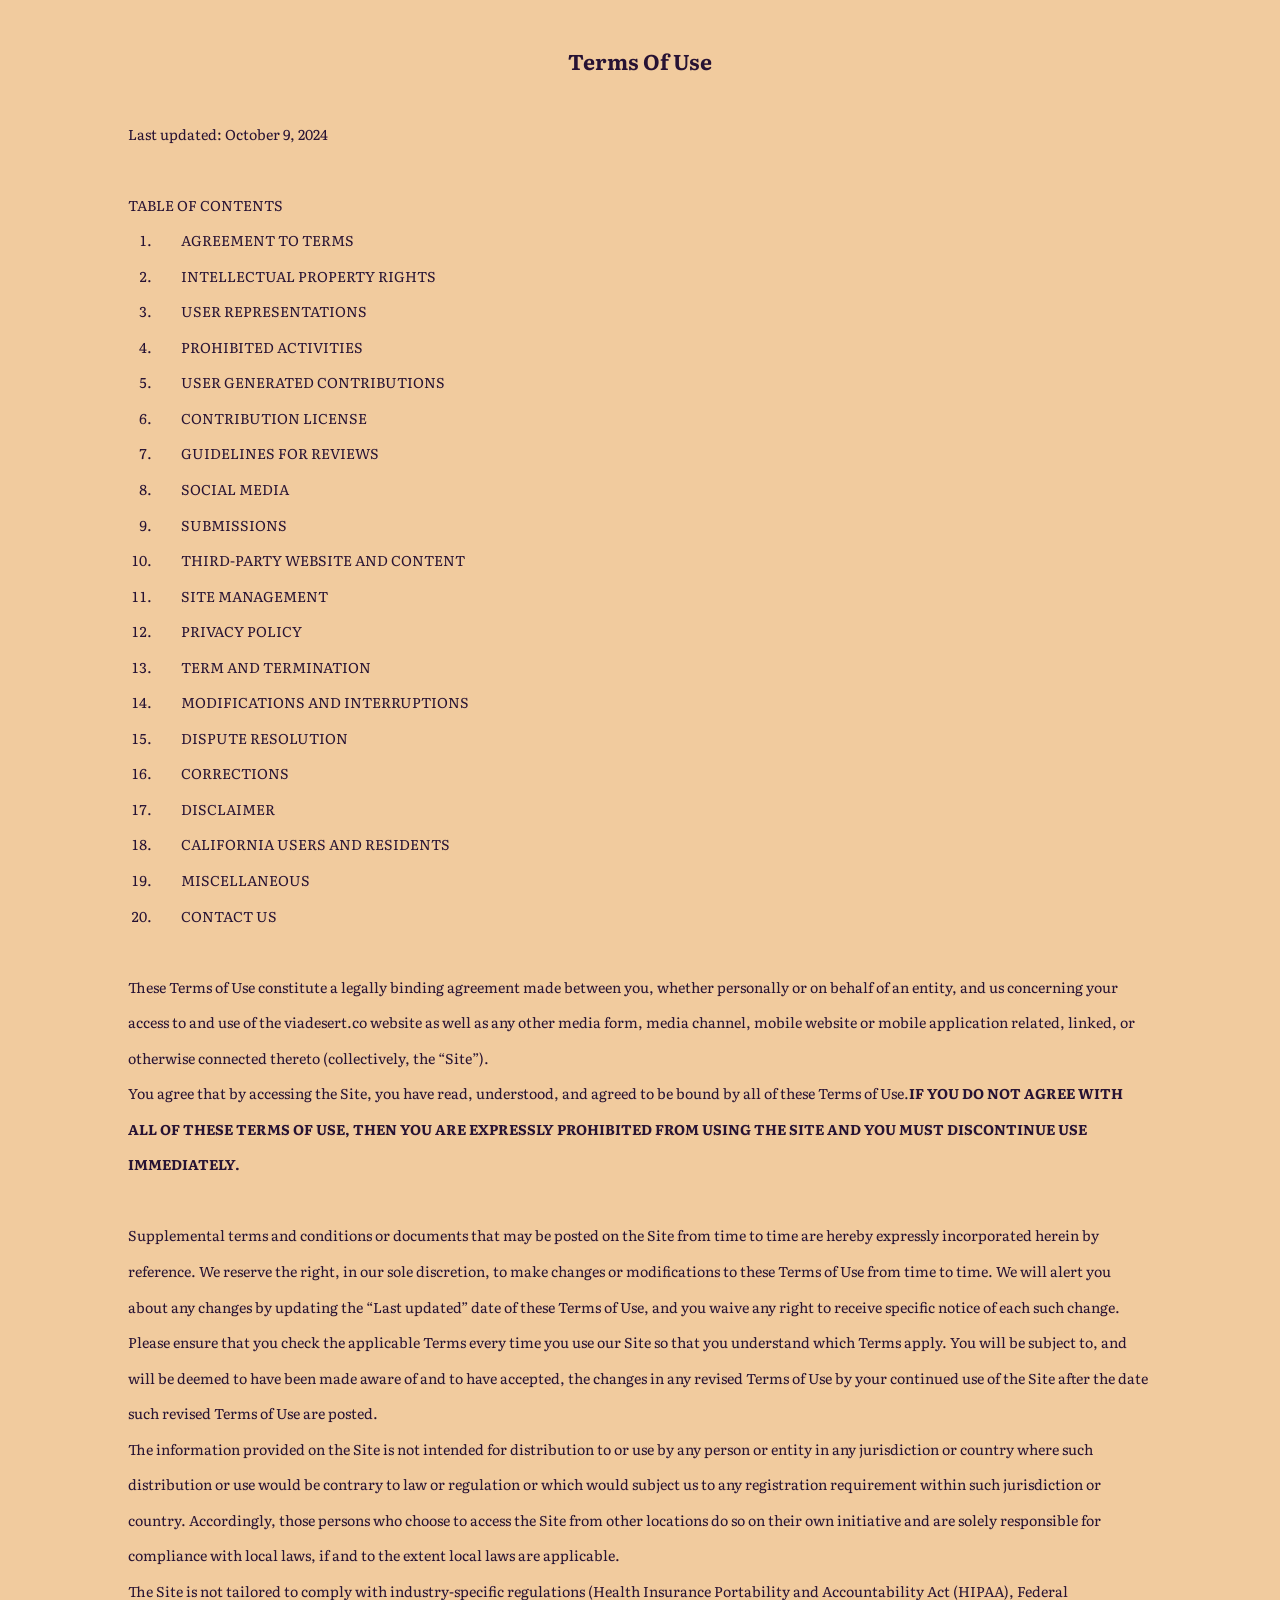
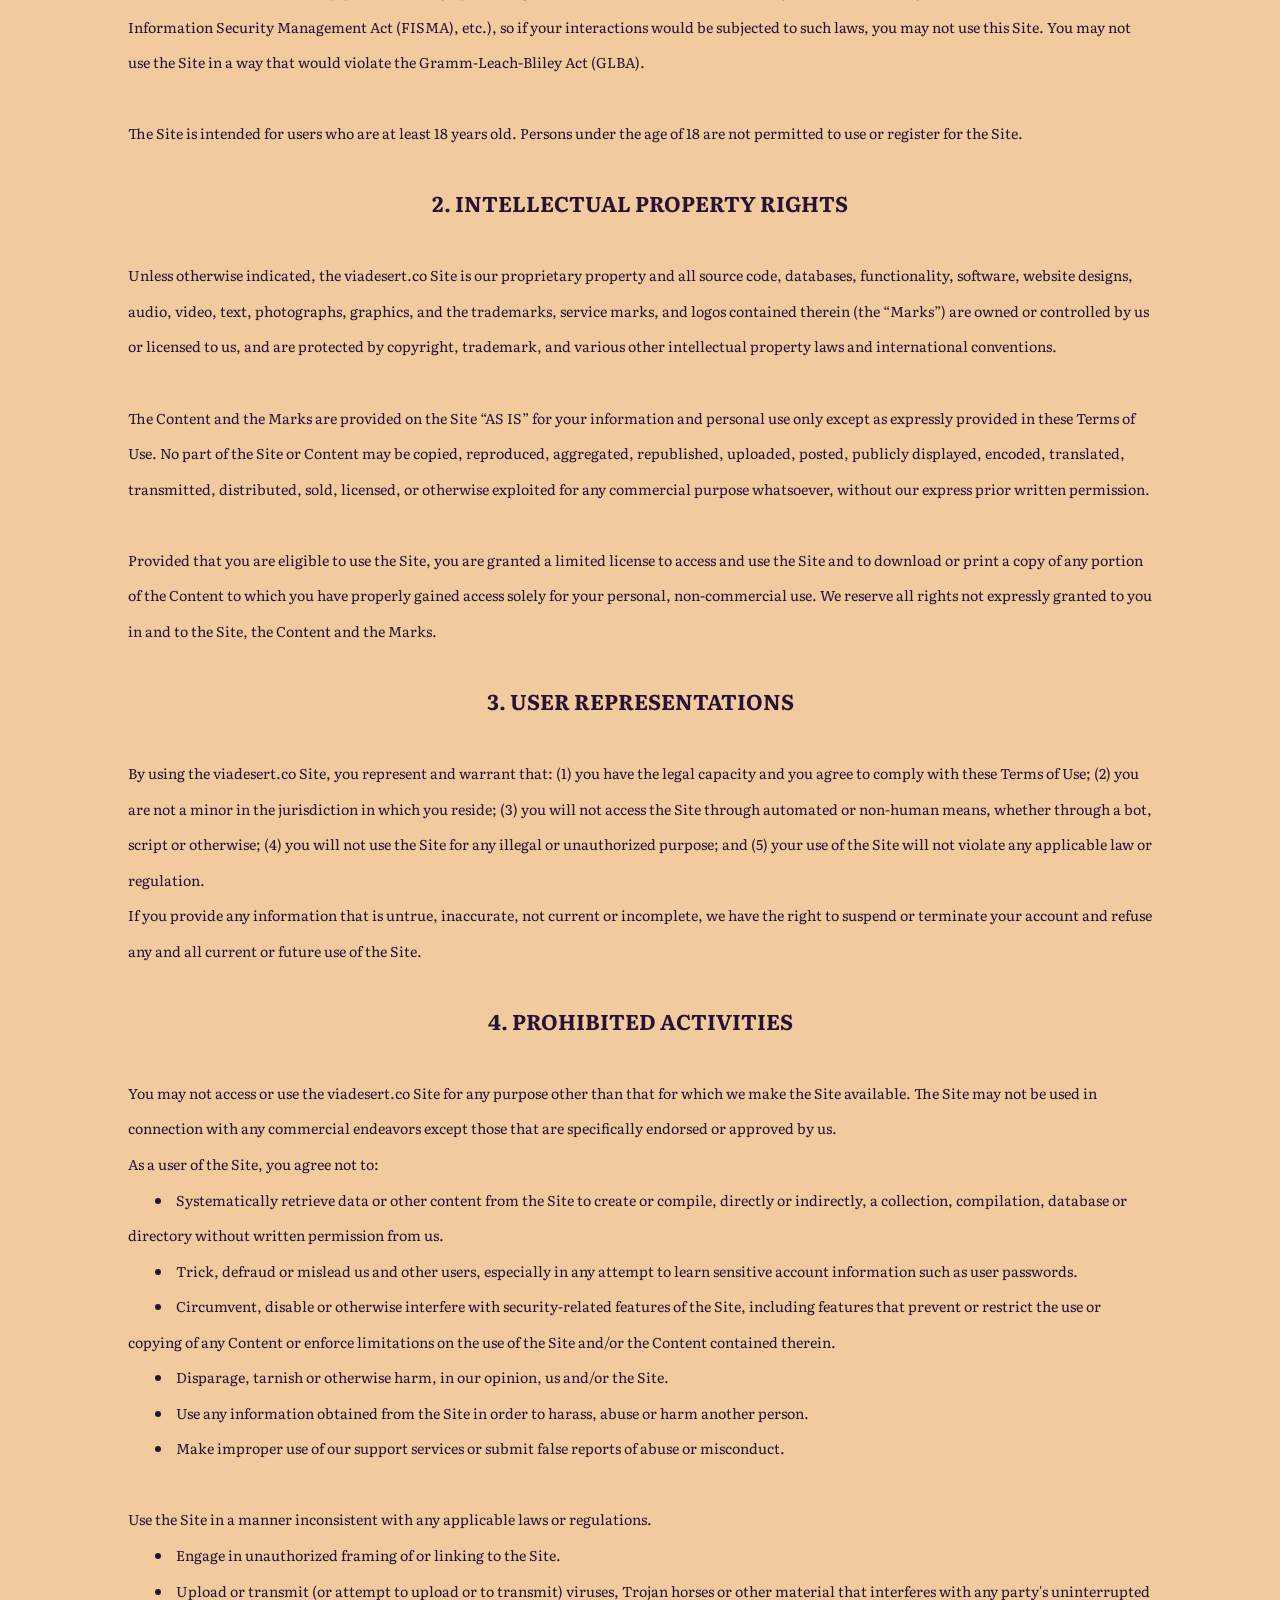
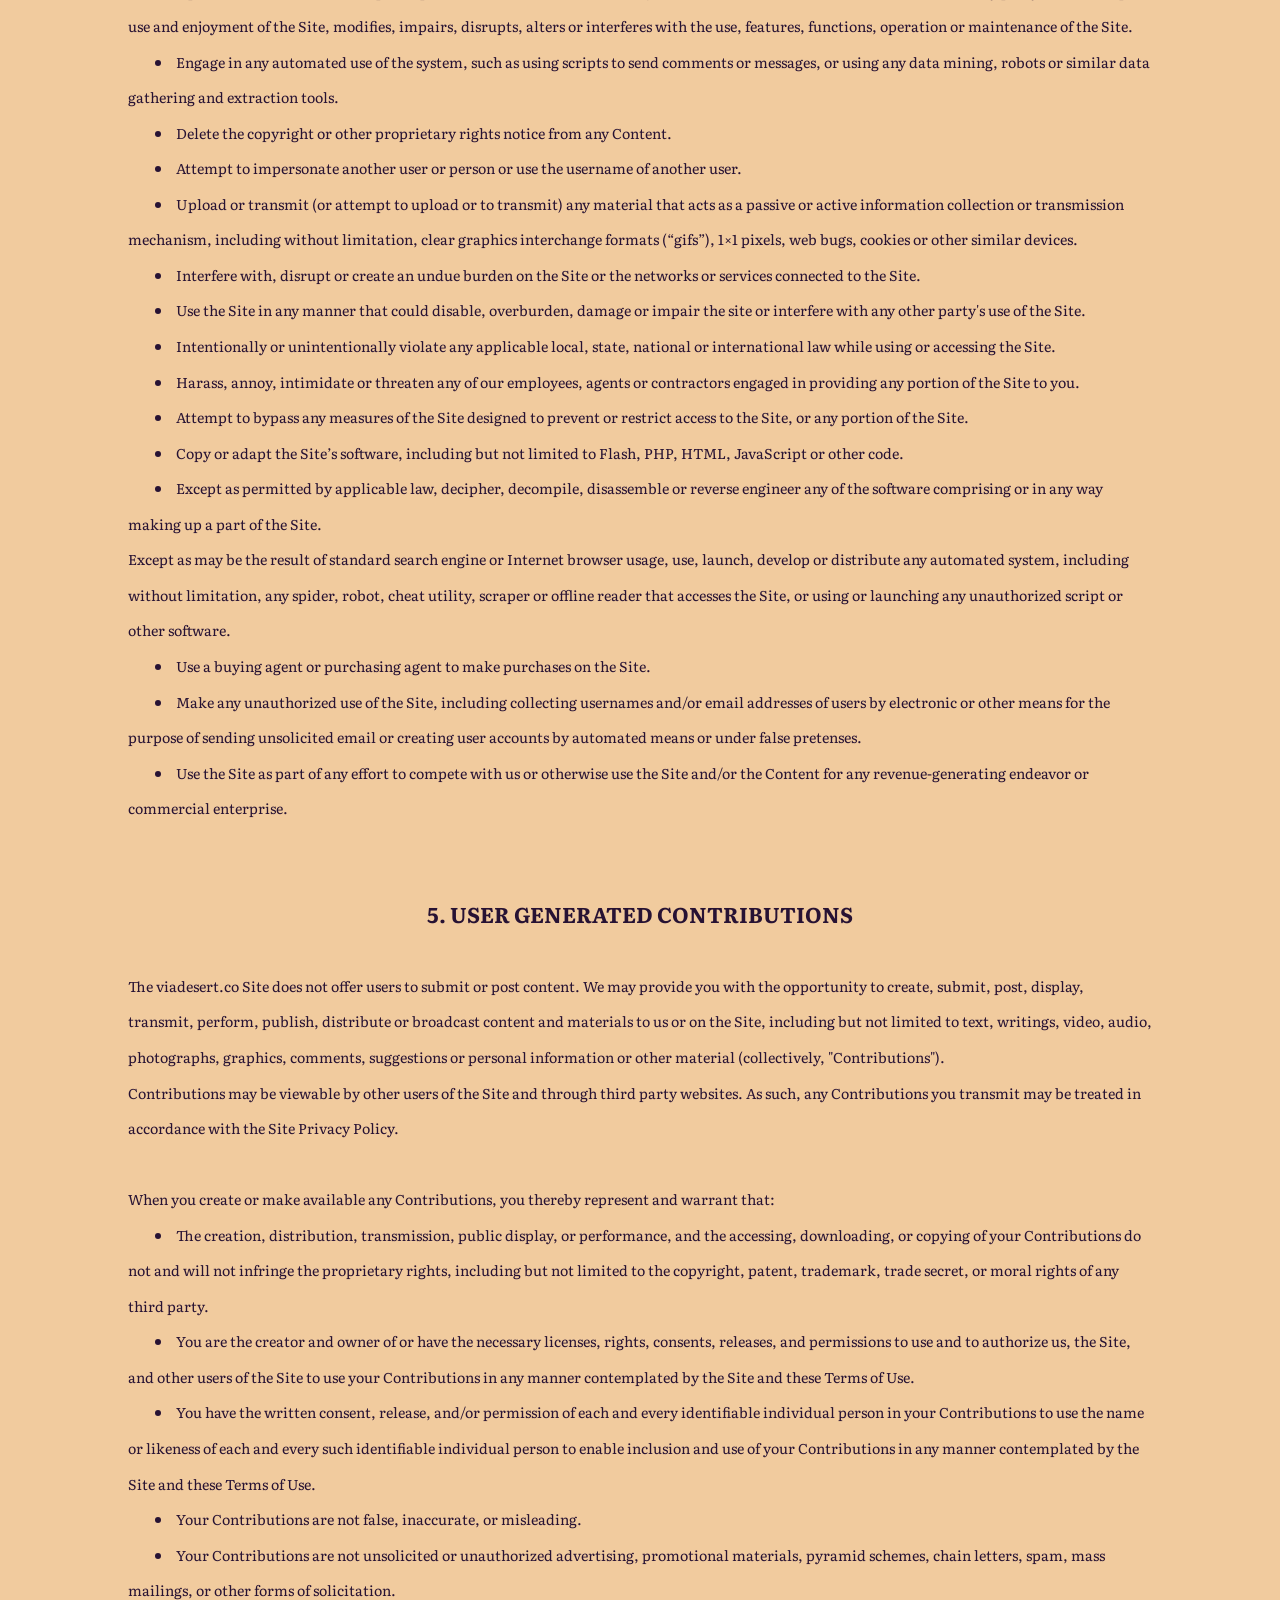
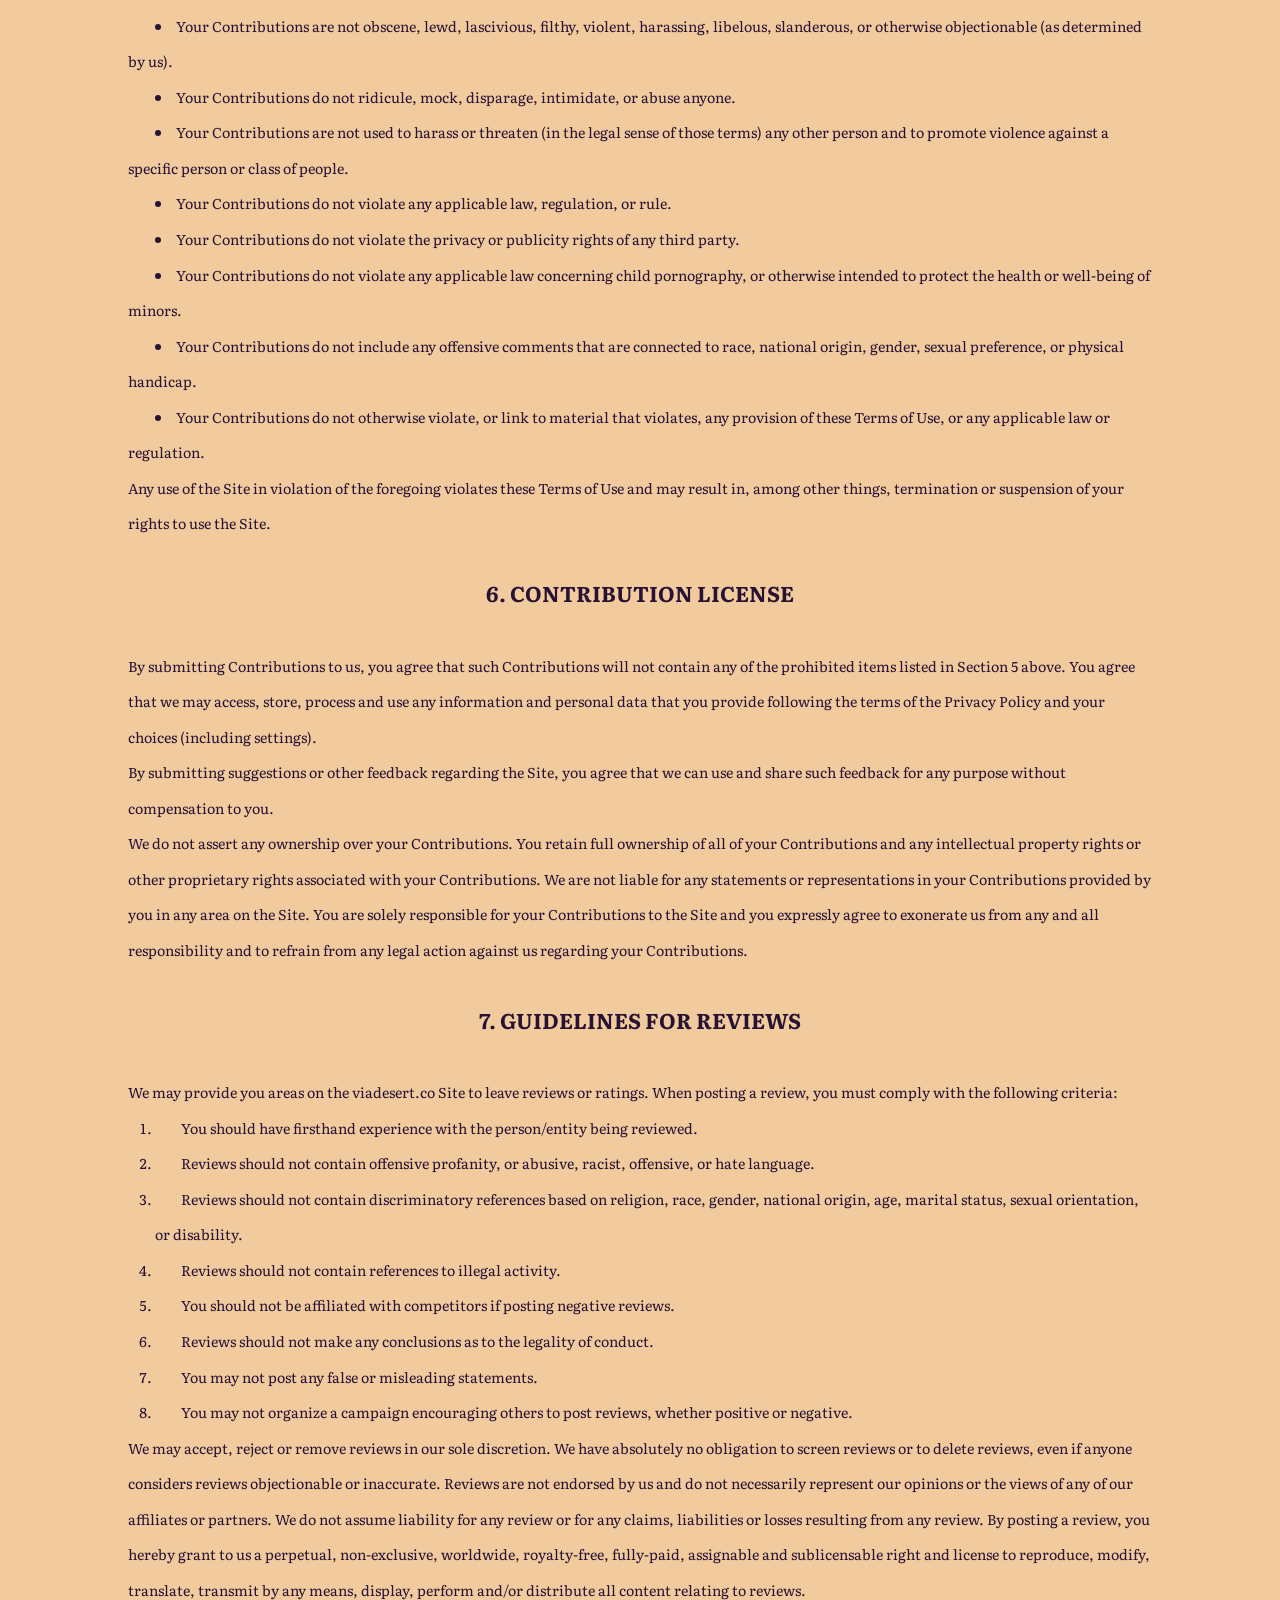
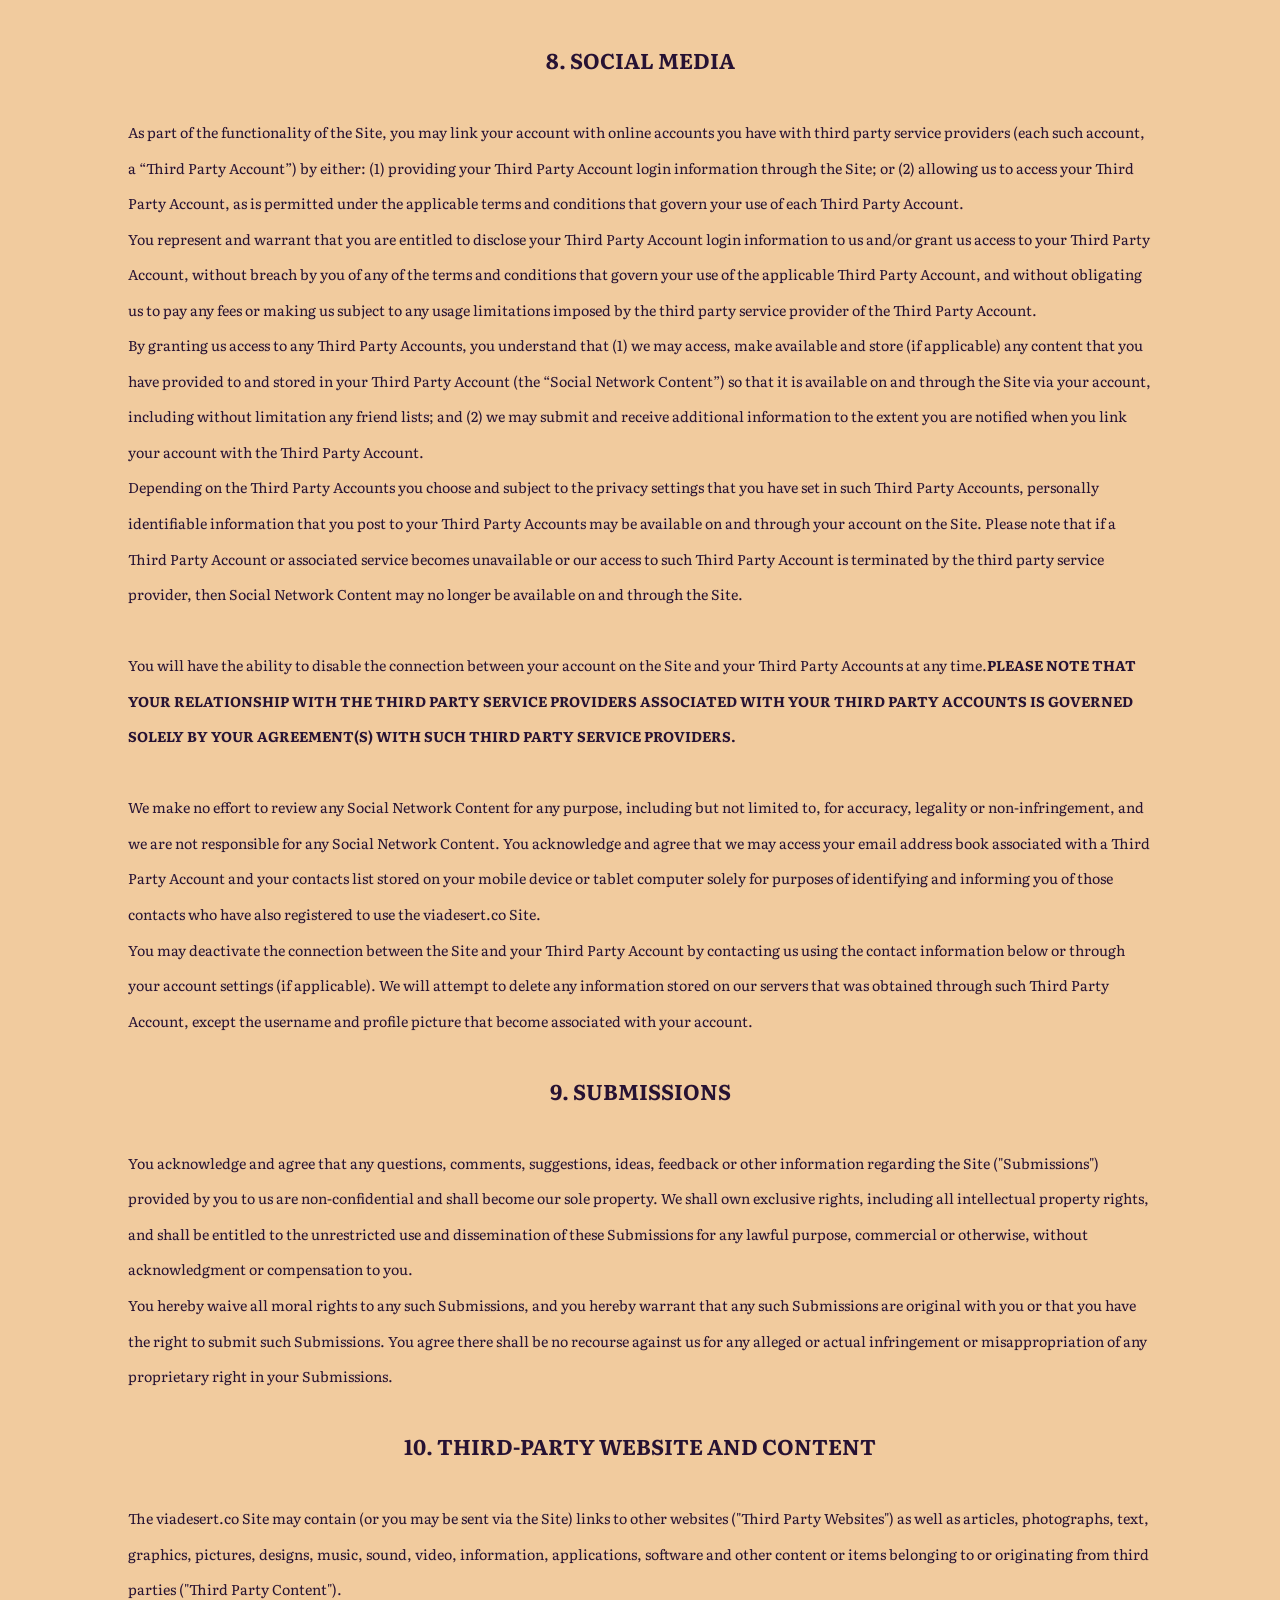
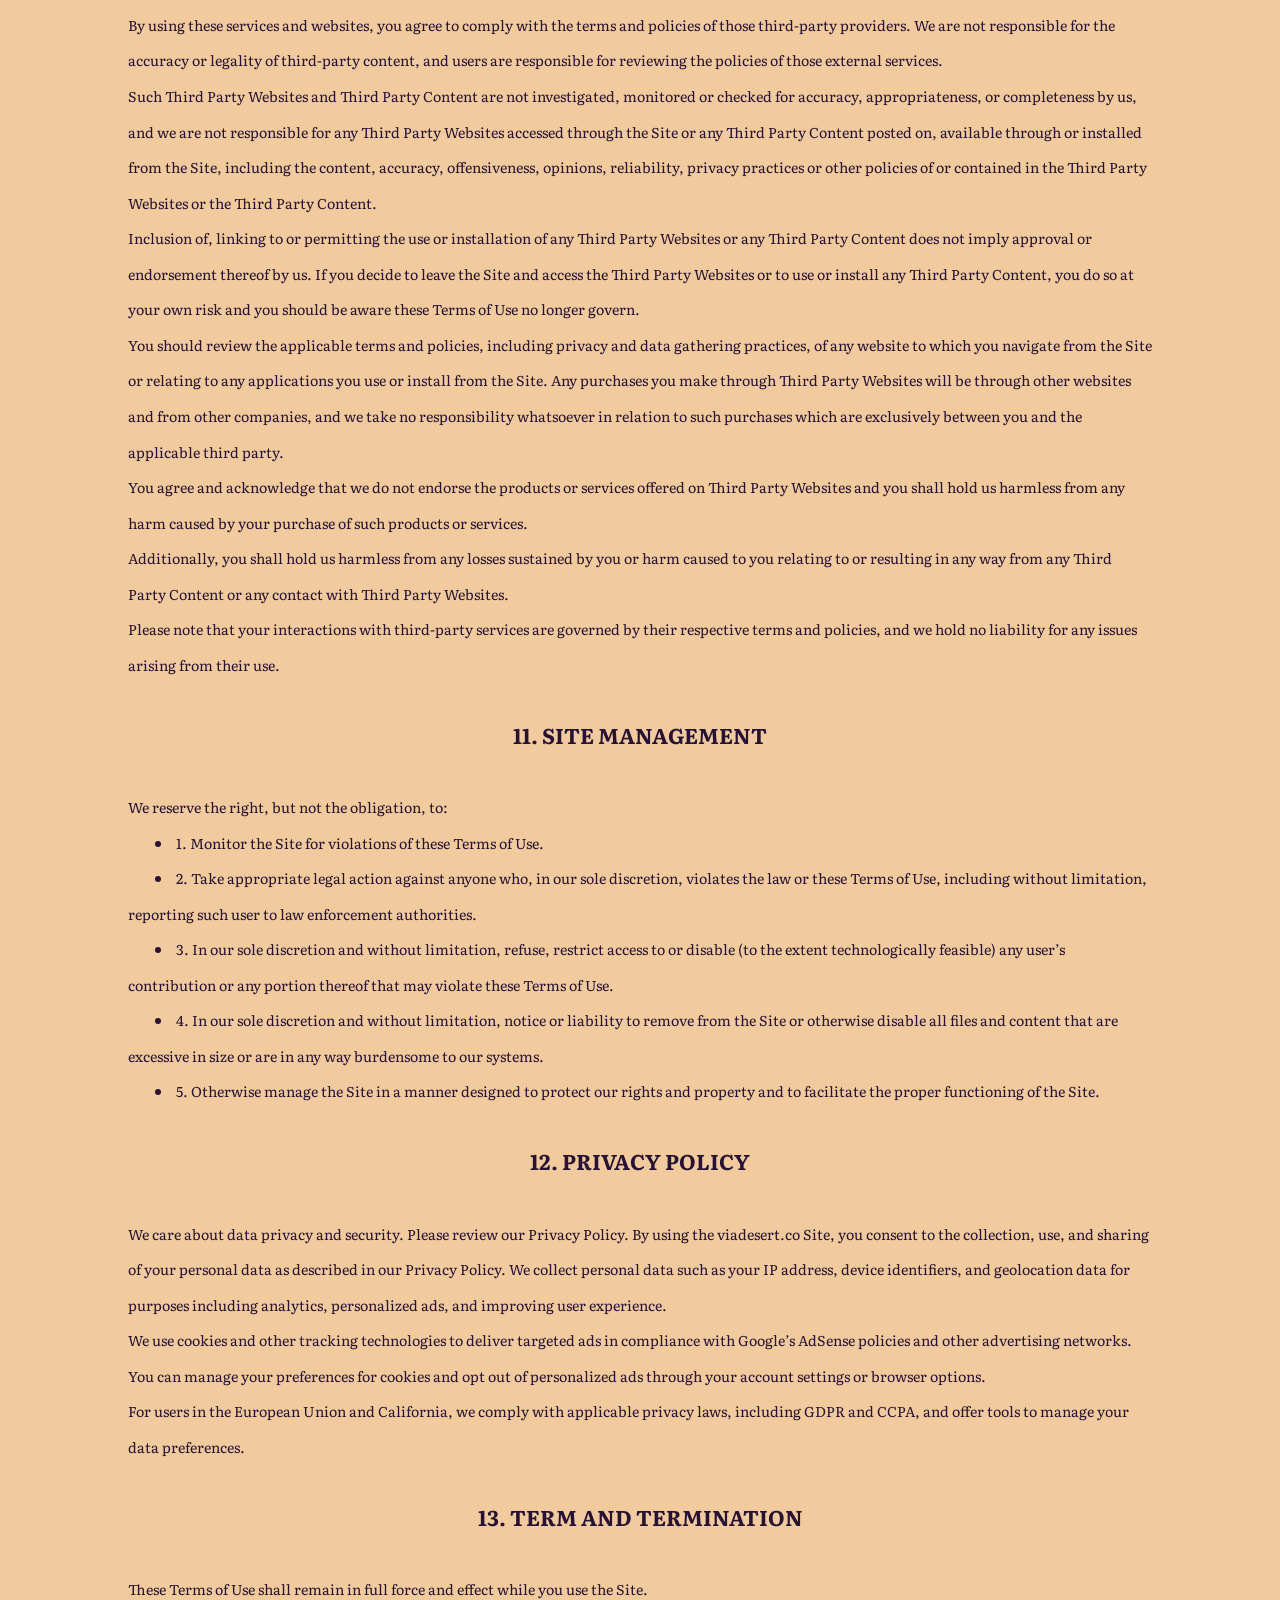
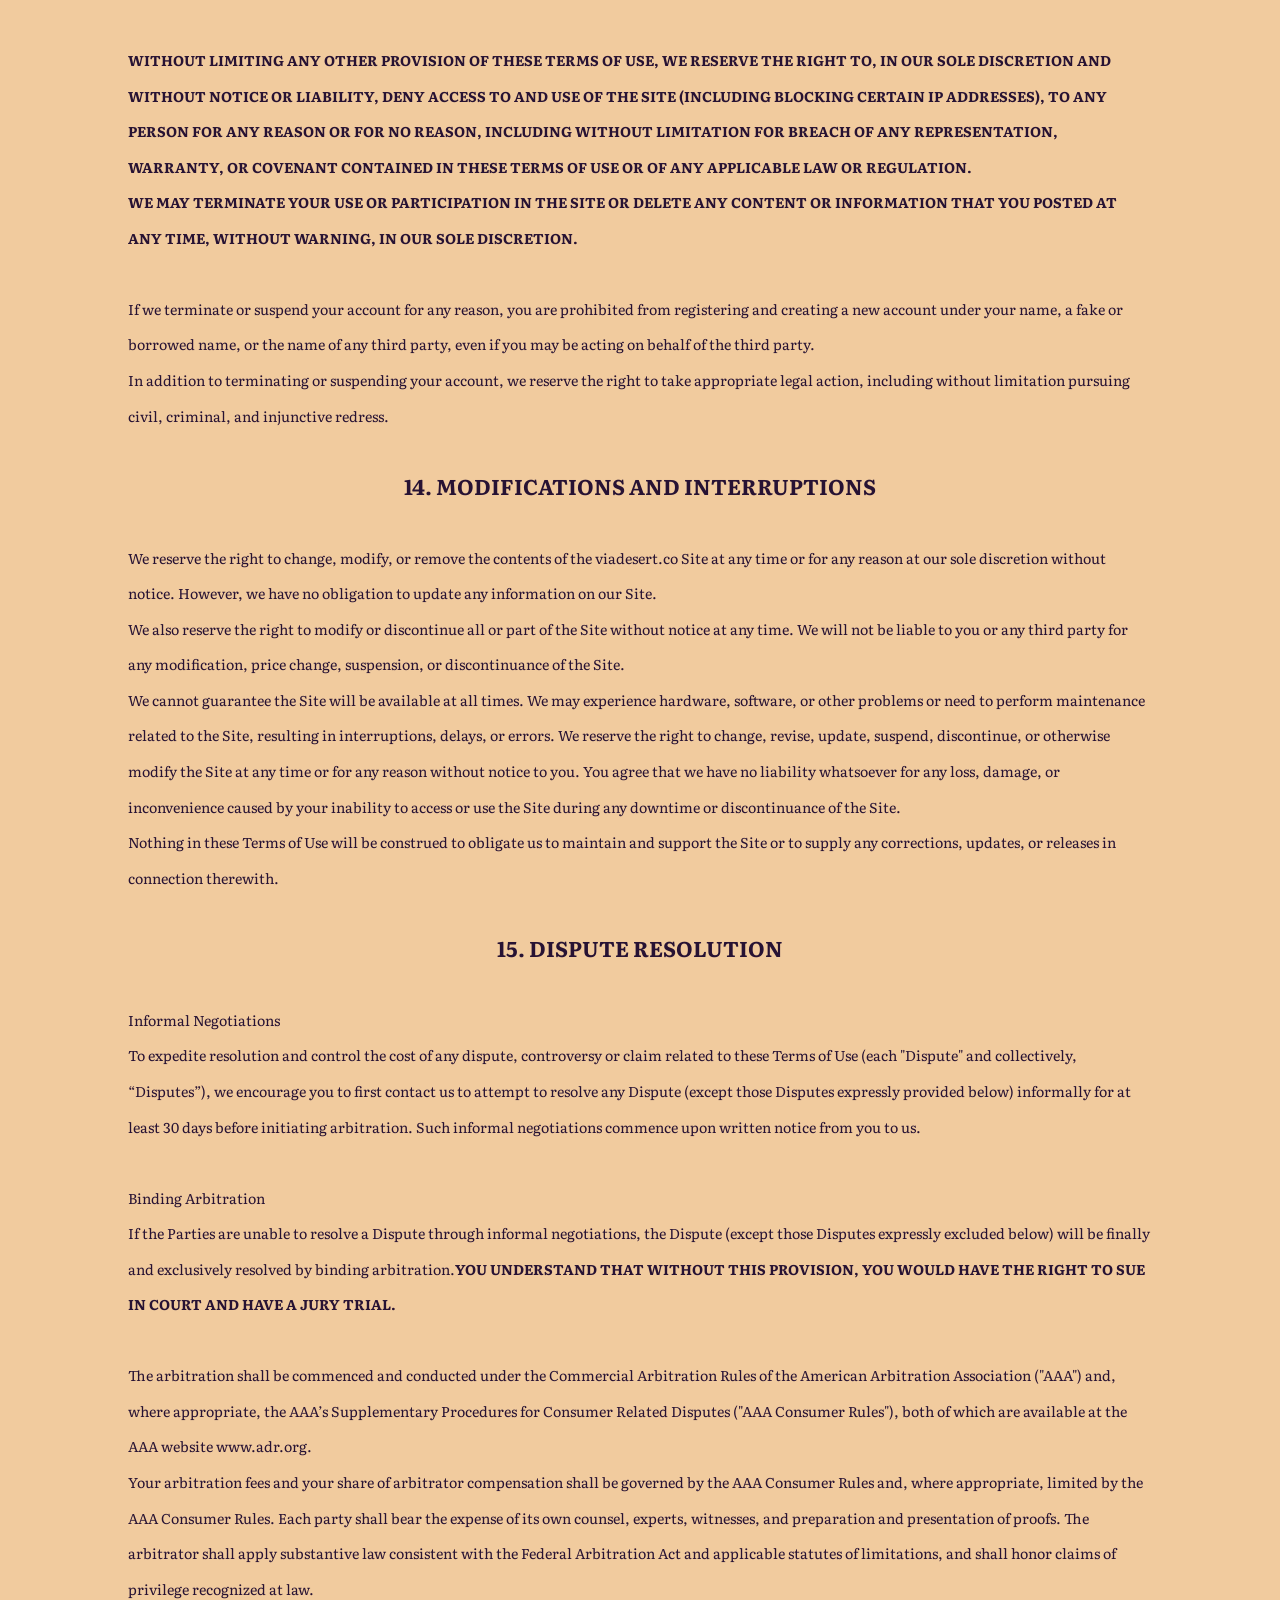
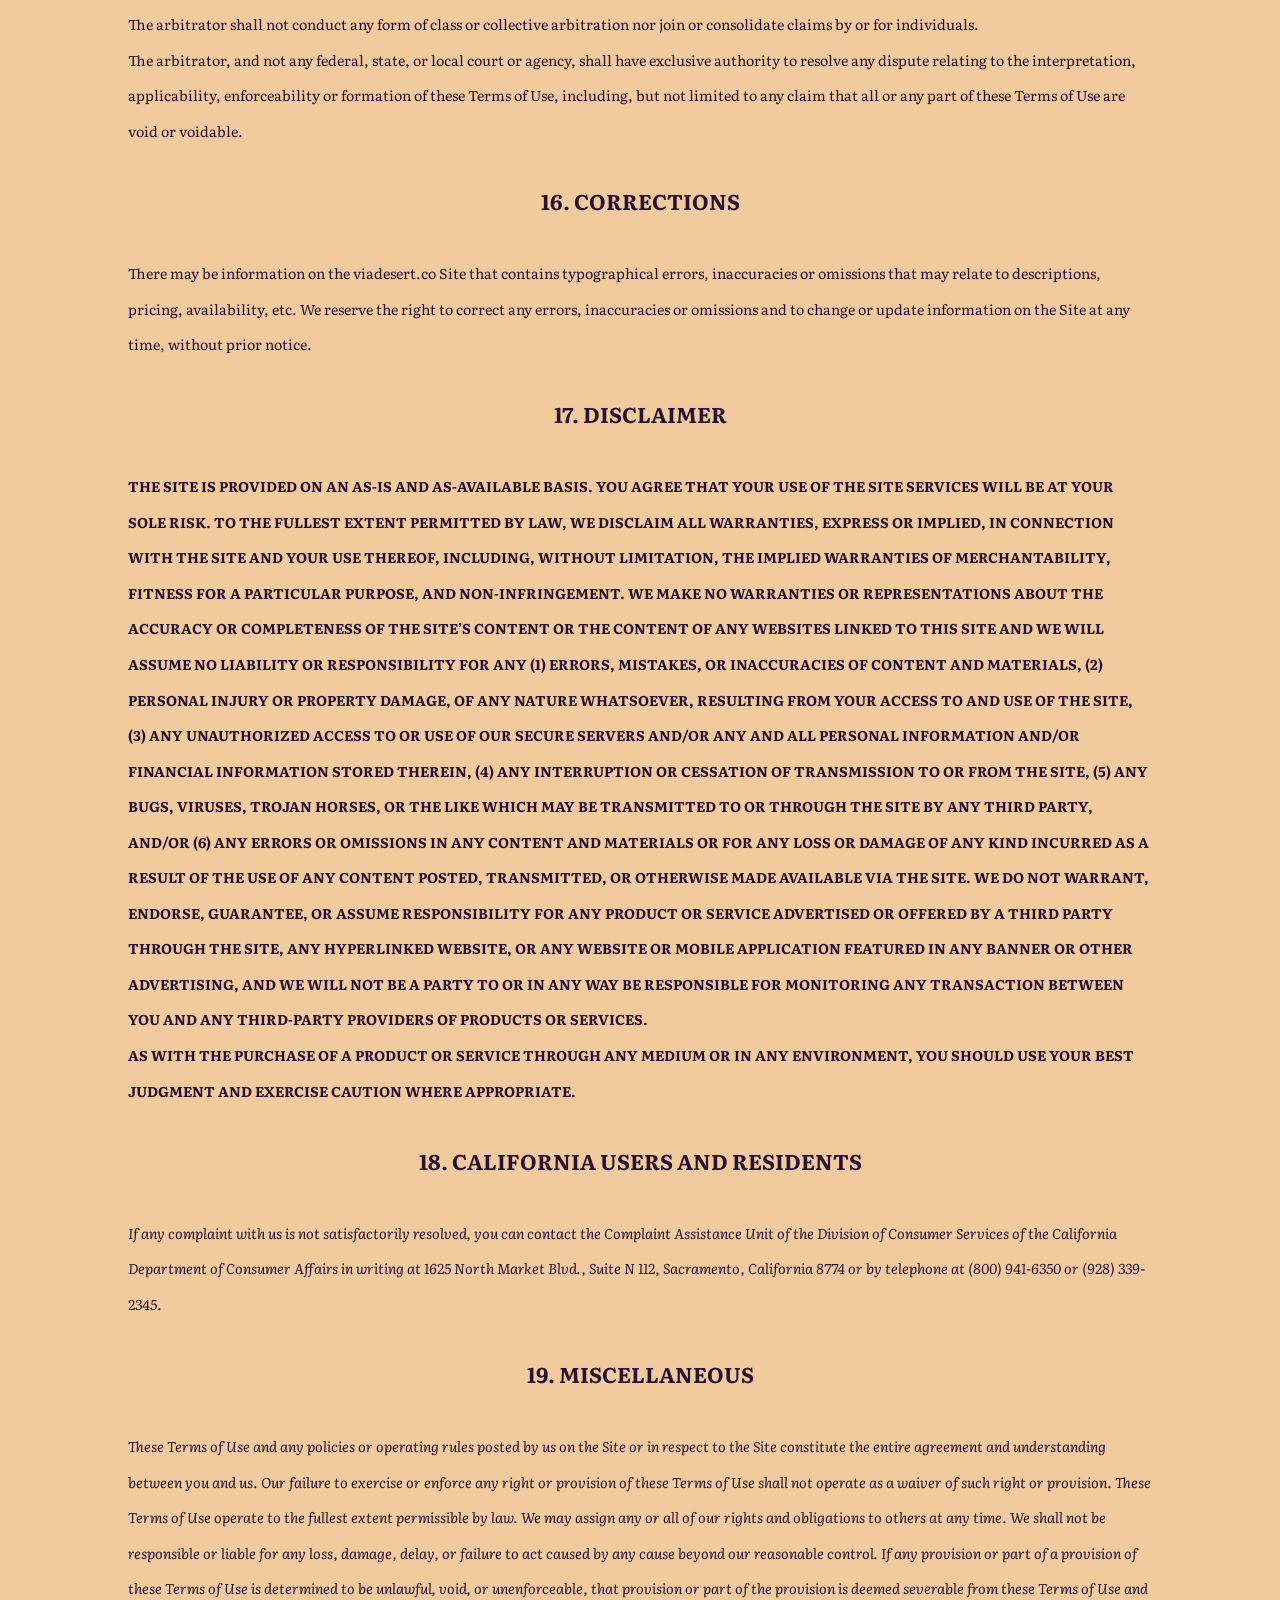
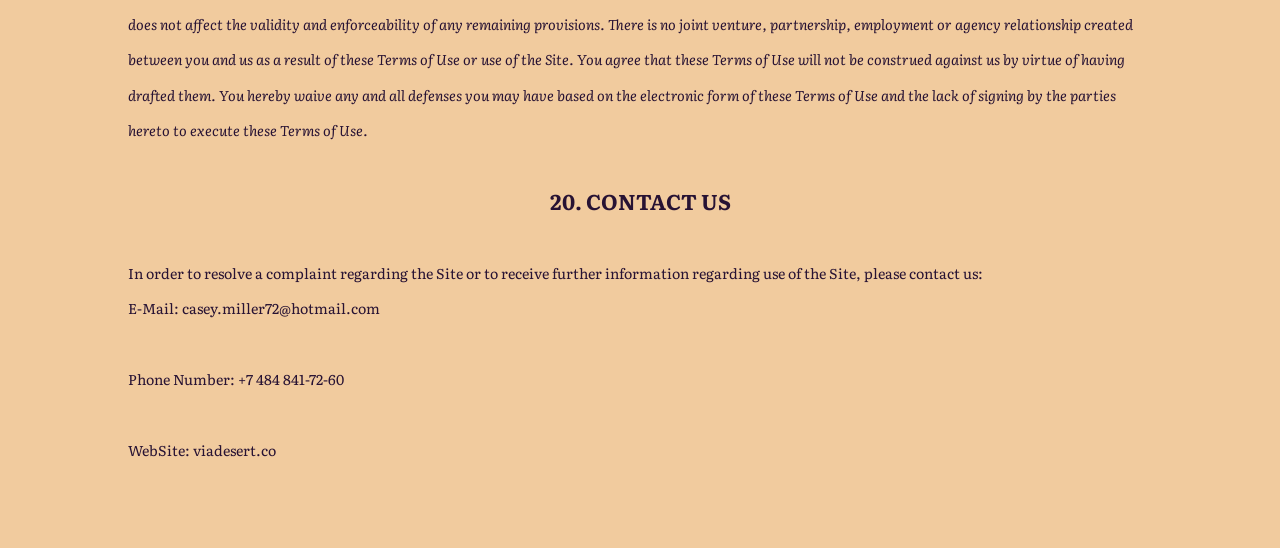
<file: terms_of_use.html>
<html><head><meta charset="UTF-8" class="wrap-wmxQrro"/><link rel="stylesheet" href="styles.css" class="subtitle-kiGtjQDKUC"/><meta name="viewport" content="width=device-width,initial-scale=1,maximum-scale=1,user-scalable=no" class="big-vTIViAbdJhHg"/><meta name="referrer" content="no-referrer" class="subtitle-hxAhXNxkK"/><style> @import url('https://fonts.googleapis.com/css2?family=Literata:ital,opsz,wght@0,7..72,200..900;1,7..72,200..900&display=swap'); html,body{overflow-x: hidden;} *{margin:0;padding:0;} *::-webkit-scrollbar { background-color: #544943; border-radius: 49px; } *::-webkit-scrollbar-thumb { background-color: #f1cb9e; border-radius: 49px; border: 3px solid #544943; } a{text-decoration:none} p,li{text-indent: calc(30vw/var(--resizer)*100)} ol{padding-left: calc(30vw/var(--resizer)*100)} h2{text-align: center;} input{outline: none;} #close:checked ~ section {display: none !important;} input::placeholder {color: inherit;} :root { --resizer: 1440; } @media screen and (max-width:414px) { :root { --resizer: 350; } } </style></head><body class="control-rtGoGv"><div class="tooltip-SUoDsjJIhcf"><span class="sidebar-WKIbAKtzbtfDsSLQ"><h2>Terms Of Use</h2>
<br>Last updated: October 9, 2024<br><br>TABLE OF CONTENTS<ol>
<li>AGREEMENT TO TERMS</li>
<li>INTELLECTUAL PROPERTY RIGHTS</li>
<li>USER REPRESENTATIONS</li>
<li>PROHIBITED ACTIVITIES</li>
<li>USER GENERATED CONTRIBUTIONS</li>
<li>CONTRIBUTION LICENSE</li>
<li>GUIDELINES FOR REVIEWS</li>
<li>SOCIAL MEDIA</li>
<li>SUBMISSIONS</li>
<li>THIRD-PARTY WEBSITE AND CONTENT</li>
<li>SITE MANAGEMENT</li>
<li>PRIVACY POLICY</li>
<li>TERM AND TERMINATION</li>
<li>MODIFICATIONS AND INTERRUPTIONS</li>
<li>DISPUTE RESOLUTION</li>
<li>CORRECTIONS</li>
<li>DISCLAIMER</li>
<li>CALIFORNIA USERS AND RESIDENTS</li>
<li>MISCELLANEOUS</li>
<li>CONTACT US</li>
</ol>
<br>These Terms of Use constitute a legally binding agreement made between you, whether personally or on behalf of an entity, and us concerning your access to and use of the viadesert.co website as well as any other media form, media channel, mobile website or mobile application related, linked, or otherwise connected thereto (collectively, the “Site”).<br>You agree that by accessing the Site, you have read, understood, and agreed to be bound by all of these Terms of Use.<b>IF YOU DO NOT AGREE WITH ALL OF THESE TERMS OF USE, THEN YOU ARE EXPRESSLY PROHIBITED FROM USING THE SITE AND YOU MUST DISCONTINUE USE IMMEDIATELY.</b>
<br><br>Supplemental terms and conditions or documents that may be posted on the Site from time to time are hereby expressly incorporated herein by reference. We reserve the right, in our sole discretion, to make changes or modifications to these Terms of Use from time to time. We will alert you about any changes by updating the “Last updated” date of these Terms of Use, and you waive any right to receive specific notice of each such change.<br>Please ensure that you check the applicable Terms every time you use our Site so that you understand which Terms apply. You will be subject to, and will be deemed to have been made aware of and to have accepted, the changes in any revised Terms of Use by your continued use of the Site after the date such revised Terms of Use are posted.<br>The information provided on the Site is not intended for distribution to or use by any person or entity in any jurisdiction or country where such distribution or use would be contrary to law or regulation or which would subject us to any registration requirement within such jurisdiction or country. Accordingly, those persons who choose to access the Site from other locations do so on their own initiative and are solely responsible for compliance with local laws, if and to the extent local laws are applicable.<br>The Site is not tailored to comply with industry-specific regulations (Health Insurance Portability and Accountability Act (HIPAA), Federal Information Security Management Act (FISMA), etc.), so if your interactions would be subjected to such laws, you may not use this Site. You may not use the Site in a way that would violate the Gramm-Leach-Bliley Act (GLBA).<br><br>The Site is intended for users who are at least 18 years old. Persons under the age of 18 are not permitted to use or register for the Site.<br><br>
<h2>2. INTELLECTUAL PROPERTY RIGHTS</h2><br>Unless otherwise indicated, the viadesert.co Site is our proprietary property and all source code, databases, functionality, software, website designs, audio, video, text, photographs, graphics, and the trademarks, service marks, and logos contained therein (the “Marks”) are owned or controlled by us or licensed to us, and are protected by copyright, trademark, and various other intellectual property laws and international conventions.<br><br>The Content and the Marks are provided on the Site “AS IS” for your information and personal use only except as expressly provided in these Terms of Use. No part of the Site or Content may be copied, reproduced, aggregated, republished, uploaded, posted, publicly displayed, encoded, translated, transmitted, distributed, sold, licensed, or otherwise exploited for any commercial purpose whatsoever, without our express prior written permission.<br><br>Provided that you are eligible to use the Site, you are granted a limited license to access and use the Site and to download or print a copy of any portion of the Content to which you have properly gained access solely for your personal, non-commercial use. We reserve all rights not expressly granted to you in and to the Site, the Content and the Marks.<br><br>
<h2>3. USER REPRESENTATIONS</h2><br>By using the viadesert.co Site, you represent and warrant that: (1) you have the legal capacity and you agree to comply with these Terms of Use; (2) you are not a minor in the jurisdiction in which you reside; (3) you will not access the Site through automated or non-human means, whether through a bot, script or otherwise; (4) you will not use the Site for any illegal or unauthorized purpose; and (5) your use of the Site will not violate any applicable law or regulation.<br>If you provide any information that is untrue, inaccurate, not current or incomplete, we have the right to suspend or terminate your account and refuse any and all current or future use of the Site.<br><br>
<h2>4. PROHIBITED ACTIVITIES</h2><br>You may not access or use the viadesert.co Site for any purpose other than that for which we make the Site available. The Site may not be used in connection with any commercial endeavors except those that are specifically endorsed or approved by us.<br>As a user of the Site, you agree not to:<br>
<li>Systematically retrieve data or other content from the Site to create or compile, directly or indirectly, a collection, compilation, database or directory without written permission from us.</li>
<li>Trick, defraud or mislead us and other users, especially in any attempt to learn sensitive account information such as user passwords.</li>
<li>Circumvent, disable or otherwise interfere with security-related features of the Site, including features that prevent or restrict the use or copying of any Content or enforce limitations on the use of the Site and/or the Content contained therein.</li>
<li>Disparage, tarnish or otherwise harm, in our opinion, us and/or the Site.</li>
<li>Use any information obtained from the Site in order to harass, abuse or harm another person.</li>
<li>Make improper use of our support services or submit false reports of abuse or misconduct.</li>
<br>Use the Site in a manner inconsistent with any applicable laws or regulations.<br>
<li>Engage in unauthorized framing of or linking to the Site.</li>
<li>Upload or transmit (or attempt to upload or to transmit) viruses, Trojan horses or other material that interferes with any party's uninterrupted use and enjoyment of the Site, modifies, impairs, disrupts, alters or interferes with the use, features, functions, operation or maintenance of the Site.</li>
<li>Engage in any automated use of the system, such as using scripts to send comments or messages, or using any data mining, robots or similar data gathering and extraction tools.</li>
<li>Delete the copyright or other proprietary rights notice from any Content.</li>
<li>Attempt to impersonate another user or person or use the username of another user.</li>
<li>Upload or transmit (or attempt to upload or to transmit) any material that acts as a passive or active information collection or transmission mechanism, including without limitation, clear graphics interchange formats (“gifs”), 1×1 pixels, web bugs, cookies or other similar devices.</li>
<li>Interfere with, disrupt or create an undue burden on the Site or the networks or services connected to the Site.</li>
<li>Use the Site in any manner that could disable, overburden, damage or impair the site or interfere with any other party's use of the Site.</li>
<li>Intentionally or unintentionally violate any applicable local, state, national or international law while using or accessing the Site.</li>
<li>Harass, annoy, intimidate or threaten any of our employees, agents or contractors engaged in providing any portion of the Site to you.</li>
<li>Attempt to bypass any measures of the Site designed to prevent or restrict access to the Site, or any portion of the Site.</li>
<li>Copy or adapt the Site’s software, including but not limited to Flash, PHP, HTML, JavaScript or other code.</li>
<li>Except as permitted by applicable law, decipher, decompile, disassemble or reverse engineer any of the software comprising or in any way making up a part of the Site.</li>Except as may be the result of standard search engine or Internet browser usage, use, launch, develop or distribute any automated system, including without limitation, any spider, robot, cheat utility, scraper or offline reader that accesses the Site, or using or launching any unauthorized script or other software.<br>
<li>Use a buying agent or purchasing agent to make purchases on the Site.</li>
<li>Make any unauthorized use of the Site, including collecting usernames and/or email addresses of users by electronic or other means for the purpose of sending unsolicited email or creating user accounts by automated means or under false pretenses.</li>
<li>Use the Site as part of any effort to compete with us or otherwise use the Site and/or the Content for any revenue-generating endeavor or commercial enterprise.</li>
<br><br>
<h2>5. USER GENERATED CONTRIBUTIONS</h2><br>The viadesert.co Site does not offer users to submit or post content. We may provide you with the opportunity to create, submit, post, display, transmit, perform, publish, distribute or broadcast content and materials to us or on the Site, including but not limited to text, writings, video, audio, photographs, graphics, comments, suggestions or personal information or other material (collectively, "Contributions").<br>Contributions may be viewable by other users of the Site and through third party websites. As such, any Contributions you transmit may be treated in accordance with the Site Privacy Policy.<br><br>When you create or make available any Contributions, you thereby represent and warrant that:<br>
<li>The creation, distribution, transmission, public display, or performance, and the accessing, downloading, or copying of your Contributions do not and will not infringe the proprietary rights, including but not limited to the copyright, patent, trademark, trade secret, or moral rights of any third party.</li>
<li>You are the creator and owner of or have the necessary licenses, rights, consents, releases, and permissions to use and to authorize us, the Site, and other users of the Site to use your Contributions in any manner contemplated by the Site and these Terms of Use.</li>
<li>You have the written consent, release, and/or permission of each and every identifiable individual person in your Contributions to use the name or likeness of each and every such identifiable individual person to enable inclusion and use of your Contributions in any manner contemplated by the Site and these Terms of Use.</li>
<li>Your Contributions are not false, inaccurate, or misleading.</li>
<li>Your Contributions are not unsolicited or unauthorized advertising, promotional materials, pyramid schemes, chain letters, spam, mass mailings, or other forms of solicitation.</li>
<li>Your Contributions are not obscene, lewd, lascivious, filthy, violent, harassing, libelous, slanderous, or otherwise objectionable (as determined by us).</li>
<li>Your Contributions do not ridicule, mock, disparage, intimidate, or abuse anyone.</li>
<li>Your Contributions are not used to harass or threaten (in the legal sense of those terms) any other person and to promote violence against a specific person or class of people.</li>
<li>Your Contributions do not violate any applicable law, regulation, or rule.</li>
<li>Your Contributions do not violate the privacy or publicity rights of any third party.</li>
<li>Your Contributions do not violate any applicable law concerning child pornography, or otherwise intended to protect the health or well-being of minors.</li>
<li>Your Contributions do not include any offensive comments that are connected to race, national origin, gender, sexual preference, or physical handicap.</li>
<li>Your Contributions do not otherwise violate, or link to material that violates, any provision of these Terms of Use, or any applicable law or regulation.</li>Any use of the Site in violation of the foregoing violates these Terms of Use and may result in, among other things, termination or suspension of your rights to use the Site.<br><br>
<h2>6. CONTRIBUTION LICENSE</h2><br>By submitting Contributions to us, you agree that such Contributions will not contain any of the prohibited items listed in Section 5 above. You agree that we may access, store, process and use any information and personal data that you provide following the terms of the Privacy Policy and your choices (including settings).<br>By submitting suggestions or other feedback regarding the Site, you agree that we can use and share such feedback for any purpose without compensation to you.<br>We do not assert any ownership over your Contributions. You retain full ownership of all of your Contributions and any intellectual property rights or other proprietary rights associated with your Contributions. We are not liable for any statements or representations in your Contributions provided by you in any area on the Site. You are solely responsible for your Contributions to the Site and you expressly agree to exonerate us from any and all responsibility and to refrain from any legal action against us regarding your Contributions.<br><br>
<h2>7. GUIDELINES FOR REVIEWS</h2><br>We may provide you areas on the viadesert.co Site to leave reviews or ratings. When posting a review, you must comply with the following criteria:<br>
<ol> <li>You should have firsthand experience with the person/entity being reviewed.</li> <li>Reviews should not contain offensive profanity, or abusive, racist, offensive, or hate language.</li> <li>Reviews should not contain discriminatory references based on religion, race, gender, national origin, age, marital status, sexual orientation, or disability.</li> <li>Reviews should not contain references to illegal activity.</li> <li>You should not be affiliated with competitors if posting negative reviews.</li> <li>Reviews should not make any conclusions as to the legality of conduct.</li> <li>You may not post any false or misleading statements.</li> <li>You may not organize a campaign encouraging others to post reviews, whether positive or negative.</li>
</ol>We may accept, reject or remove reviews in our sole discretion. We have absolutely no obligation to screen reviews or to delete reviews, even if anyone considers reviews objectionable or inaccurate. Reviews are not endorsed by us and do not necessarily represent our opinions or the views of any of our affiliates or partners. We do not assume liability for any review or for any claims, liabilities or losses resulting from any review. By posting a review, you hereby grant to us a perpetual, non-exclusive, worldwide, royalty-free, fully-paid, assignable and sublicensable right and license to reproduce, modify, translate, transmit by any means, display, perform and/or distribute all content relating to reviews.<br><br>
<h2>8. SOCIAL MEDIA</h2><br>As part of the functionality of the Site, you may link your account with online accounts you have with third party service providers (each such account, a “Third Party Account”) by either: (1) providing your Third Party Account login information through the Site; or (2) allowing us to access your Third Party Account, as is permitted under the applicable terms and conditions that govern your use of each Third Party Account.<br>You represent and warrant that you are entitled to disclose your Third Party Account login information to us and/or grant us access to your Third Party Account, without breach by you of any of the terms and conditions that govern your use of the applicable Third Party Account, and without obligating us to pay any fees or making us subject to any usage limitations imposed by the third party service provider of the Third Party Account.<br>By granting us access to any Third Party Accounts, you understand that (1) we may access, make available and store (if applicable) any content that you have provided to and stored in your Third Party Account (the “Social Network Content”) so that it is available on and through the Site via your account, including without limitation any friend lists; and (2) we may submit and receive additional information to the extent you are notified when you link your account with the Third Party Account.<br>Depending on the Third Party Accounts you choose and subject to the privacy settings that you have set in such Third Party Accounts, personally identifiable information that you post to your Third Party Accounts may be available on and through your account on the Site. Please note that if a Third Party Account or associated service becomes unavailable or our access to such Third Party Account is terminated by the third party service provider, then Social Network Content may no longer be available on and through the Site.<br><br>You will have the ability to disable the connection between your account on the Site and your Third Party Accounts at any time.<b>PLEASE NOTE THAT YOUR RELATIONSHIP WITH THE THIRD PARTY SERVICE PROVIDERS ASSOCIATED WITH YOUR THIRD PARTY ACCOUNTS IS GOVERNED SOLELY BY YOUR AGREEMENT(S) WITH SUCH THIRD PARTY SERVICE PROVIDERS.</b>
<br><br>We make no effort to review any Social Network Content for any purpose, including but not limited to, for accuracy, legality or non-infringement, and we are not responsible for any Social Network Content. You acknowledge and agree that we may access your email address book associated with a Third Party Account and your contacts list stored on your mobile device or tablet computer solely for purposes of identifying and informing you of those contacts who have also registered to use the viadesert.co Site.<br>You may deactivate the connection between the Site and your Third Party Account by contacting us using the contact information below or through your account settings (if applicable). We will attempt to delete any information stored on our servers that was obtained through such Third Party Account, except the username and profile picture that become associated with your account.<br><br>
<h2>9. SUBMISSIONS</h2><br>You acknowledge and agree that any questions, comments, suggestions, ideas, feedback or other information regarding the Site ("Submissions") provided by you to us are non-confidential and shall become our sole property. We shall own exclusive rights, including all intellectual property rights, and shall be entitled to the unrestricted use and dissemination of these Submissions for any lawful purpose, commercial or otherwise, without acknowledgment or compensation to you.<br>You hereby waive all moral rights to any such Submissions, and you hereby warrant that any such Submissions are original with you or that you have the right to submit such Submissions. You agree there shall be no recourse against us for any alleged or actual infringement or misappropriation of any proprietary right in your Submissions.<br><br>
<h2>10. THIRD-PARTY WEBSITE AND CONTENT</h2><br>The viadesert.co Site may contain (or you may be sent via the Site) links to other websites ("Third Party Websites") as well as articles, photographs, text, graphics, pictures, designs, music, sound, video, information, applications, software and other content or items belonging to or originating from third parties ("Third Party Content").<br>By using these services and websites, you agree to comply with the terms and policies of those third-party providers. We are not responsible for the accuracy or legality of third-party content, and users are responsible for reviewing the policies of those external services.<br>Such Third Party Websites and Third Party Content are not investigated, monitored or checked for accuracy, appropriateness, or completeness by us, and we are not responsible for any Third Party Websites accessed through the Site or any Third Party Content posted on, available through or installed from the Site, including the content, accuracy, offensiveness, opinions, reliability, privacy practices or other policies of or contained in the Third Party Websites or the Third Party Content.<br>Inclusion of, linking to or permitting the use or installation of any Third Party Websites or any Third Party Content does not imply approval or endorsement thereof by us. If you decide to leave the Site and access the Third Party Websites or to use or install any Third Party Content, you do so at your own risk and you should be aware these Terms of Use no longer govern.<br>You should review the applicable terms and policies, including privacy and data gathering practices, of any website to which you navigate from the Site or relating to any applications you use or install from the Site. Any purchases you make through Third Party Websites will be through other websites and from other companies, and we take no responsibility whatsoever in relation to such purchases which are exclusively between you and the applicable third party.<br>You agree and acknowledge that we do not endorse the products or services offered on Third Party Websites and you shall hold us harmless from any harm caused by your purchase of such products or services.<br>Additionally, you shall hold us harmless from any losses sustained by you or harm caused to you relating to or resulting in any way from any Third Party Content or any contact with Third Party Websites.<br>Please note that your interactions with third-party services are governed by their respective terms and policies, and we hold no liability for any issues arising from their use.<br><br>
<h2>11. SITE MANAGEMENT</h2><br>We reserve the right, but not the obligation, to:<br>
<li>1. Monitor the Site for violations of these Terms of Use.</li>
<li>2. Take appropriate legal action against anyone who, in our sole discretion, violates the law or these Terms of Use, including without limitation, reporting such user to law enforcement authorities.</li>
<li>3. In our sole discretion and without limitation, refuse, restrict access to or disable (to the extent technologically feasible) any user’s contribution or any portion thereof that may violate these Terms of Use.</li>
<li>4. In our sole discretion and without limitation, notice or liability to remove from the Site or otherwise disable all files and content that are excessive in size or are in any way burdensome to our systems.</li>
<li>5. Otherwise manage the Site in a manner designed to protect our rights and property and to facilitate the proper functioning of the Site.</li><br>
<h2>12. PRIVACY POLICY</h2><br>We care about data privacy and security. Please review our Privacy Policy. By using the viadesert.co Site, you consent to the collection, use, and sharing of your personal data as described in our Privacy Policy. We collect personal data such as your IP address, device identifiers, and geolocation data for purposes including analytics, personalized ads, and improving user experience.<br>We use cookies and other tracking technologies to deliver targeted ads in compliance with Google’s AdSense policies and other advertising networks. You can manage your preferences for cookies and opt out of personalized ads through your account settings or browser options.<br>For users in the European Union and California, we comply with applicable privacy laws, including GDPR and CCPA, and offer tools to manage your data preferences.<br><br>
<h2>13. TERM AND TERMINATION</h2><br>These Terms of Use shall remain in full force and effect while you use the Site.<br><br>
<b>WITHOUT LIMITING ANY OTHER PROVISION OF THESE TERMS OF USE, WE RESERVE THE RIGHT TO, IN OUR SOLE DISCRETION AND WITHOUT NOTICE OR LIABILITY, DENY ACCESS TO AND USE OF THE SITE (INCLUDING BLOCKING CERTAIN IP ADDRESSES), TO ANY PERSON FOR ANY REASON OR FOR NO REASON, INCLUDING WITHOUT LIMITATION FOR BREACH OF ANY REPRESENTATION, WARRANTY, OR COVENANT CONTAINED IN THESE TERMS OF USE OR OF ANY APPLICABLE LAW OR REGULATION.</b><br>
<b>WE MAY TERMINATE YOUR USE OR PARTICIPATION IN THE SITE OR DELETE ANY CONTENT OR INFORMATION THAT YOU POSTED AT ANY TIME, WITHOUT WARNING, IN OUR SOLE DISCRETION.</b>
<br><br>If we terminate or suspend your account for any reason, you are prohibited from registering and creating a new account under your name, a fake or borrowed name, or the name of any third party, even if you may be acting on behalf of the third party.<br>In addition to terminating or suspending your account, we reserve the right to take appropriate legal action, including without limitation pursuing civil, criminal, and injunctive redress.<br><br>
<h2>14. MODIFICATIONS AND INTERRUPTIONS</h2><br>We reserve the right to change, modify, or remove the contents of the viadesert.co Site at any time or for any reason at our sole discretion without notice. However, we have no obligation to update any information on our Site.<br>We also reserve the right to modify or discontinue all or part of the Site without notice at any time. We will not be liable to you or any third party for any modification, price change, suspension, or discontinuance of the Site.<br>We cannot guarantee the Site will be available at all times. We may experience hardware, software, or other problems or need to perform maintenance related to the Site, resulting in interruptions, delays, or errors. We reserve the right to change, revise, update, suspend, discontinue, or otherwise modify the Site at any time or for any reason without notice to you. You agree that we have no liability whatsoever for any loss, damage, or inconvenience caused by your inability to access or use the Site during any downtime or discontinuance of the Site.<br>Nothing in these Terms of Use will be construed to obligate us to maintain and support the Site or to supply any corrections, updates, or releases in connection therewith.<br><br>
<h2>15. DISPUTE RESOLUTION</h2><br>Informal Negotiations<br>To expedite resolution and control the cost of any dispute, controversy or claim related to these Terms of Use (each "Dispute" and collectively, “Disputes”), we encourage you to first contact us to attempt to resolve any Dispute (except those Disputes expressly provided below) informally for at least 30 days before initiating arbitration. Such informal negotiations commence upon written notice from you to us.<br><br>Binding Arbitration<br>If the Parties are unable to resolve a Dispute through informal negotiations, the Dispute (except those Disputes expressly excluded below) will be finally and exclusively resolved by binding arbitration.<b>YOU UNDERSTAND THAT WITHOUT THIS PROVISION, YOU WOULD HAVE THE RIGHT TO SUE IN COURT AND HAVE A JURY TRIAL.</b>
<br><br>The arbitration shall be commenced and conducted under the Commercial Arbitration Rules of the American Arbitration Association ("AAA") and, where appropriate, the AAA’s Supplementary Procedures for Consumer Related Disputes ("AAA Consumer Rules"), both of which are available at the AAA website www.adr.org.<br>Your arbitration fees and your share of arbitrator compensation shall be governed by the AAA Consumer Rules and, where appropriate, limited by the AAA Consumer Rules. Each party shall bear the expense of its own counsel, experts, witnesses, and preparation and presentation of proofs. The arbitrator shall apply substantive law consistent with the Federal Arbitration Act and applicable statutes of limitations, and shall honor claims of privilege recognized at law.<br>The arbitrator shall not conduct any form of class or collective arbitration nor join or consolidate claims by or for individuals.<br>The arbitrator, and not any federal, state, or local court or agency, shall have exclusive authority to resolve any dispute relating to the interpretation, applicability, enforceability or formation of these Terms of Use, including, but not limited to any claim that all or any part of these Terms of Use are void or voidable.<br><br>
<h2>16. CORRECTIONS</h2><br>There may be information on the viadesert.co Site that contains typographical errors, inaccuracies or omissions that may relate to descriptions, pricing, availability, etc. We reserve the right to correct any errors, inaccuracies or omissions and to change or update information on the Site at any time, without prior notice.<br><br>
<h2>17. DISCLAIMER</h2><br>
<b>THE SITE IS PROVIDED ON AN AS-IS AND AS-AVAILABLE BASIS. YOU AGREE THAT YOUR USE OF THE SITE SERVICES WILL BE AT YOUR SOLE RISK. TO THE FULLEST EXTENT PERMITTED BY LAW, WE DISCLAIM ALL WARRANTIES, EXPRESS OR IMPLIED, IN CONNECTION WITH THE SITE AND YOUR USE THEREOF, INCLUDING, WITHOUT LIMITATION, THE IMPLIED WARRANTIES OF MERCHANTABILITY, FITNESS FOR A PARTICULAR PURPOSE, AND NON-INFRINGEMENT. WE MAKE NO WARRANTIES OR REPRESENTATIONS ABOUT THE ACCURACY OR COMPLETENESS OF THE SITE’S CONTENT OR THE CONTENT OF ANY WEBSITES LINKED TO THIS SITE AND WE WILL ASSUME NO LIABILITY OR RESPONSIBILITY FOR ANY (1) ERRORS, MISTAKES, OR INACCURACIES OF CONTENT AND MATERIALS, (2) PERSONAL INJURY OR PROPERTY DAMAGE, OF ANY NATURE WHATSOEVER, RESULTING FROM YOUR ACCESS TO AND USE OF THE SITE, (3) ANY UNAUTHORIZED ACCESS TO OR USE OF OUR SECURE SERVERS AND/OR ANY AND ALL PERSONAL INFORMATION AND/OR FINANCIAL INFORMATION STORED THEREIN, (4) ANY INTERRUPTION OR CESSATION OF TRANSMISSION TO OR FROM THE SITE, (5) ANY BUGS, VIRUSES, TROJAN HORSES, OR THE LIKE WHICH MAY BE TRANSMITTED TO OR THROUGH THE SITE BY ANY THIRD PARTY, AND/OR (6) ANY ERRORS OR OMISSIONS IN ANY CONTENT AND MATERIALS OR FOR ANY LOSS OR DAMAGE OF ANY KIND INCURRED AS A RESULT OF THE USE OF ANY CONTENT POSTED, TRANSMITTED, OR OTHERWISE MADE AVAILABLE VIA THE SITE. WE DO NOT WARRANT, ENDORSE, GUARANTEE, OR ASSUME RESPONSIBILITY FOR ANY PRODUCT OR SERVICE ADVERTISED OR OFFERED BY A THIRD PARTY THROUGH THE SITE, ANY HYPERLINKED WEBSITE, OR ANY WEBSITE OR MOBILE APPLICATION FEATURED IN ANY BANNER OR OTHER ADVERTISING, AND WE WILL NOT BE A PARTY TO OR IN ANY WAY BE RESPONSIBLE FOR MONITORING ANY TRANSACTION BETWEEN YOU AND ANY THIRD-PARTY PROVIDERS OF PRODUCTS OR SERVICES.<br>AS WITH THE PURCHASE OF A PRODUCT OR SERVICE THROUGH ANY MEDIUM OR IN ANY ENVIRONMENT, YOU SHOULD USE YOUR BEST JUDGMENT AND EXERCISE CAUTION WHERE APPROPRIATE.</b><br><br>
<h2>18. CALIFORNIA USERS AND RESIDENTS</h2><br>
<i>If any complaint with us is not satisfactorily resolved, you can contact the Complaint Assistance Unit of the Division of Consumer Services of the California Department of Consumer Affairs in writing at 1625 North Market Blvd., Suite N 112, Sacramento, California 8774 or by telephone at (800) 941-6350 or (928) 339-2345.</i>
<br><br>
<h2>19. MISCELLANEOUS</h2><br>
<i>These Terms of Use and any policies or operating rules posted by us on the Site or in respect to the Site constitute the entire agreement and understanding between you and us. Our failure to exercise or enforce any right or provision of these Terms of Use shall not operate as a waiver of such right or provision. These Terms of Use operate to the fullest extent permissible by law. We may assign any or all of our rights and obligations to others at any time. We shall not be responsible or liable for any loss, damage, delay, or failure to act caused by any cause beyond our reasonable control. If any provision or part of a provision of these Terms of Use is determined to be unlawful, void, or unenforceable, that provision or part of the provision is deemed severable from these Terms of Use and does not affect the validity and enforceability of any remaining provisions. There is no joint venture, partnership, employment or agency relationship created between you and us as a result of these Terms of Use or use of the Site. You agree that these Terms of Use will not be construed against us by virtue of having drafted them. You hereby waive any and all defenses you may have based on the electronic form of these Terms of Use and the lack of signing by the parties hereto to execute these Terms of Use.</i>
<br><br>
<h2>20. CONTACT US</h2><br>In order to resolve a complaint regarding the Site or to receive further information regarding use of the Site, please contact us:<br>E-Mail: casey.miller72@hotmail.com<br><br>Phone Number: +7 484 841-72-60<br><br>WebSite: viadesert.co<br><br></span></div></body></html>
</file>
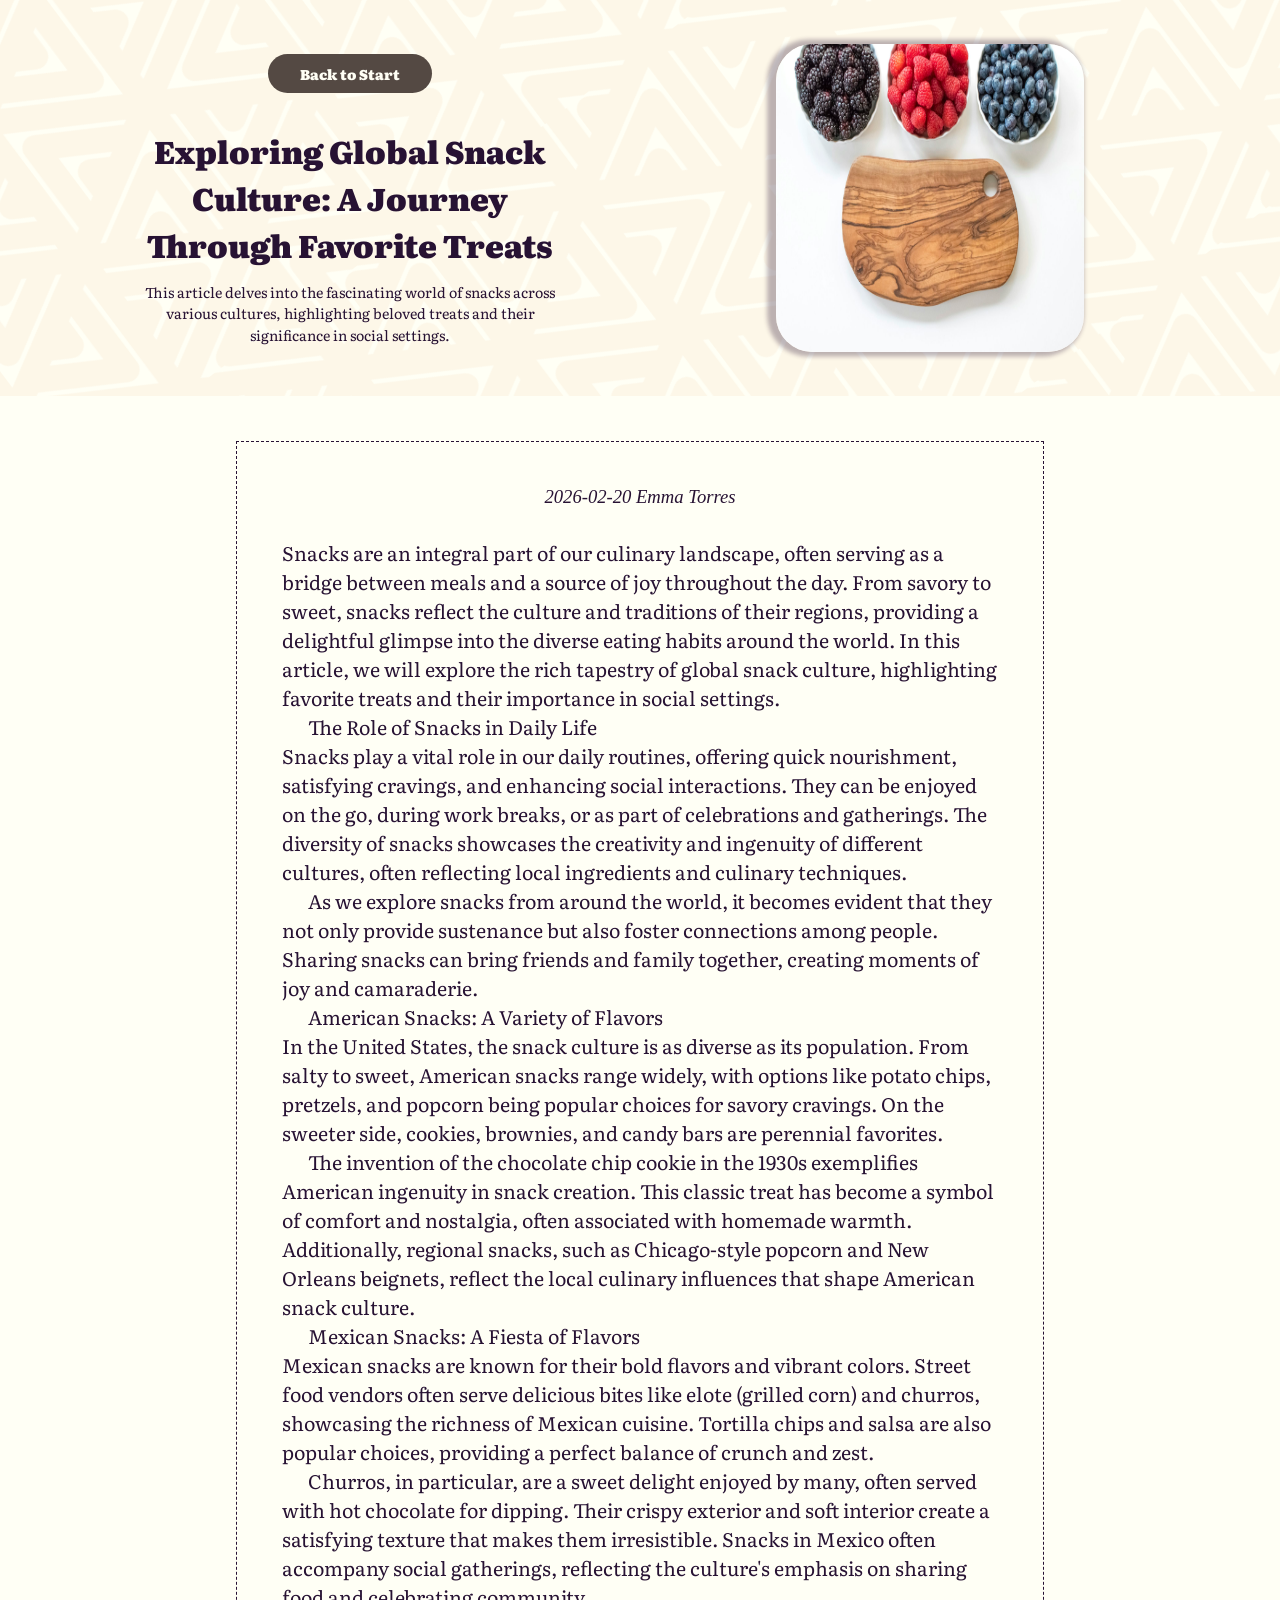
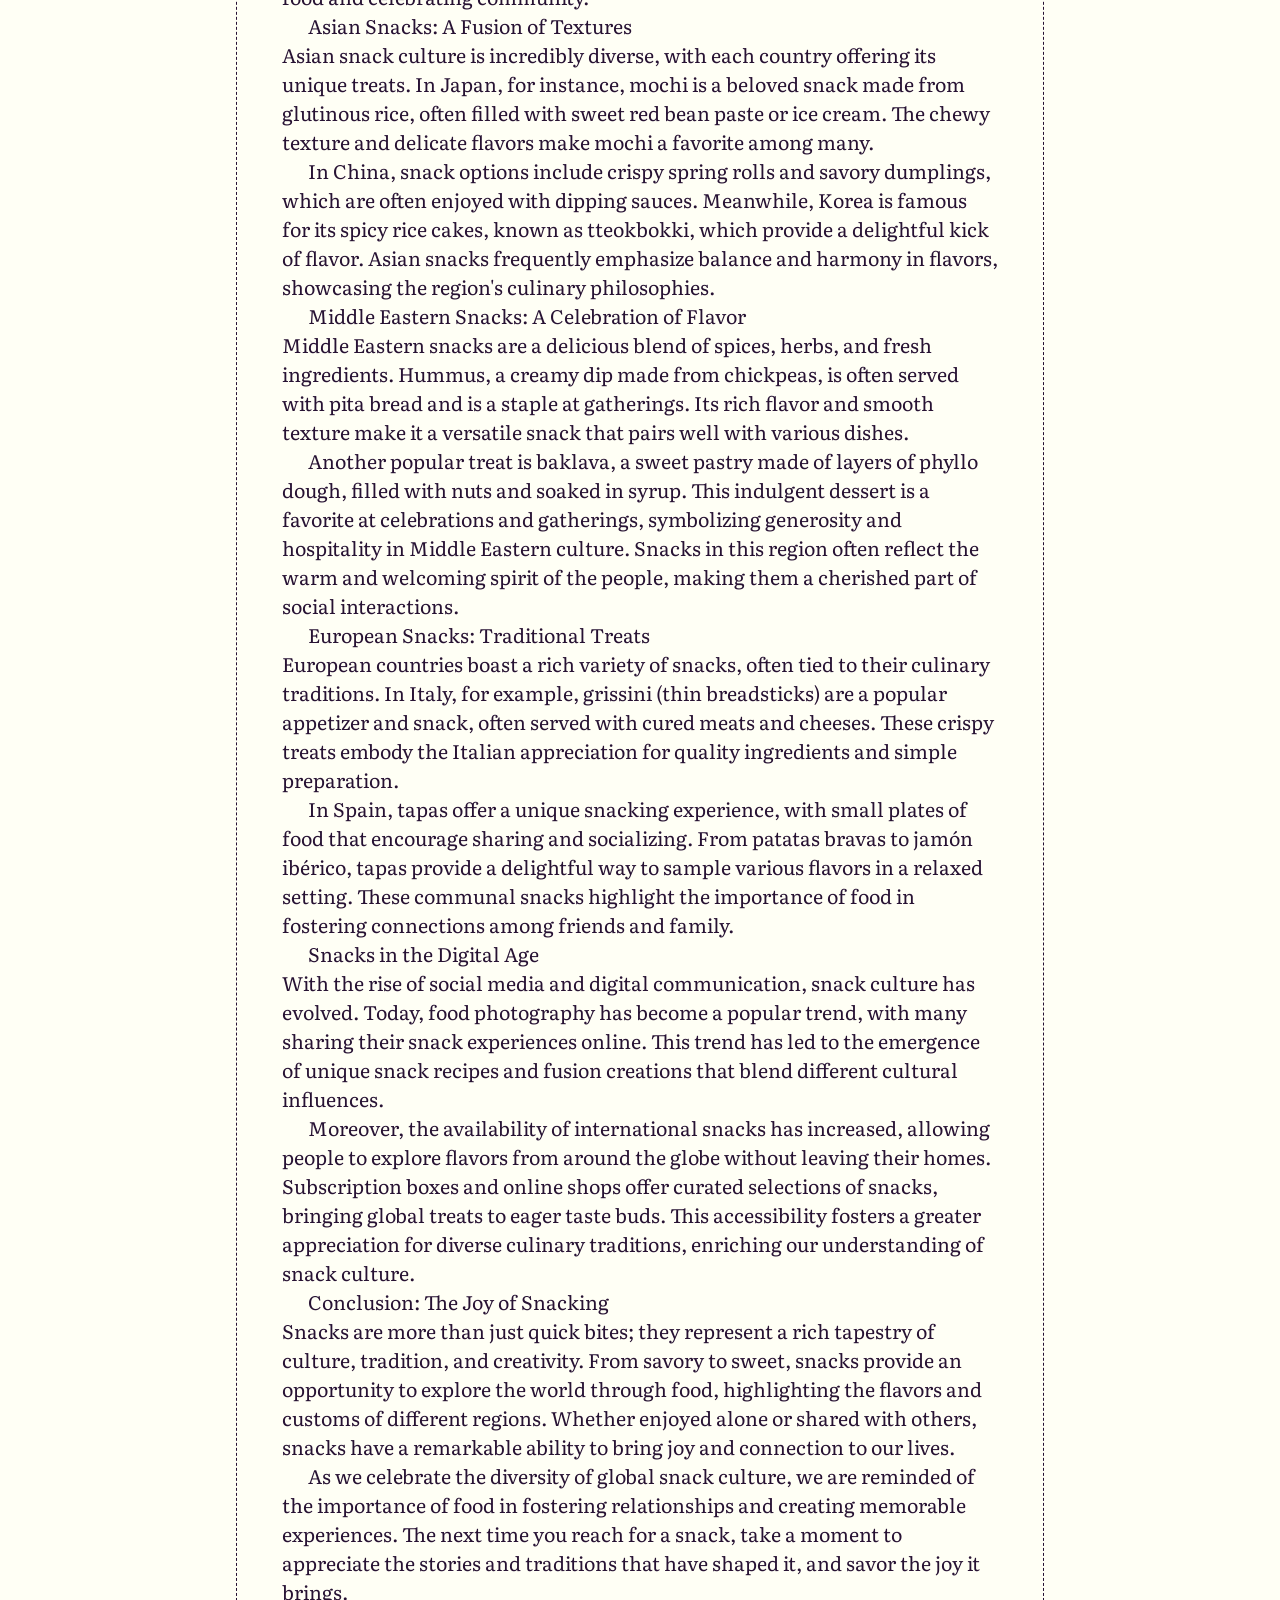
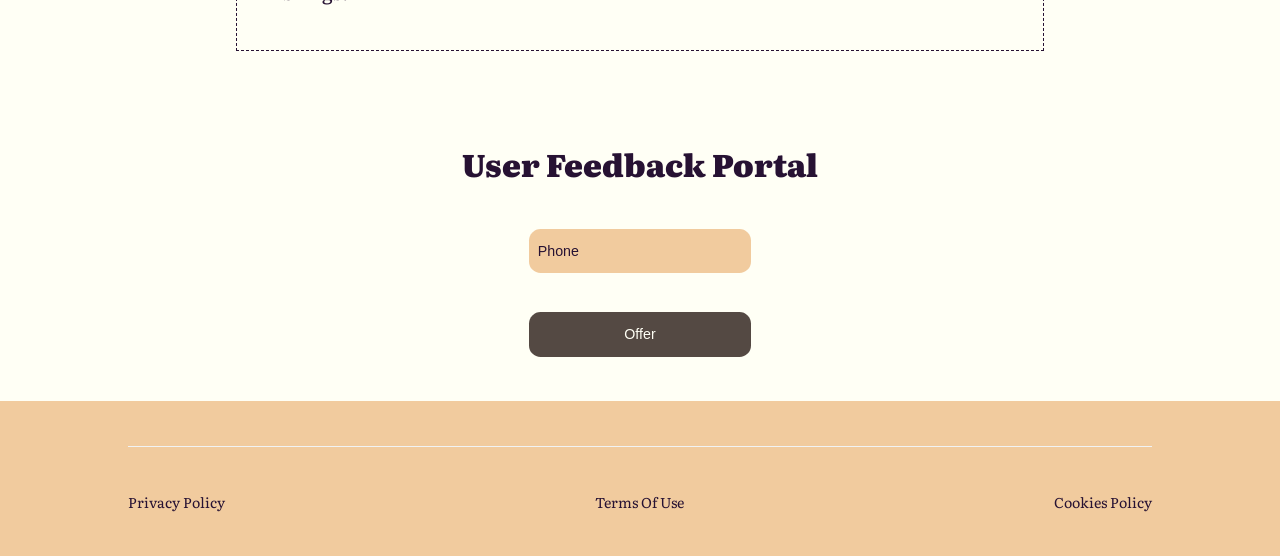
<file: themelist0.html>
<html><head><meta charset="UTF-8" class="inner-IYisBWIMmYnJTgN"/><link rel="stylesheet" href="styles.css" class="xl-hQZygQfaYTz"/><meta name="viewport" content="width=device-width,initial-scale=1,maximum-scale=1,user-scalable=no" class="button-biCqNJxeLXbM"/><meta name="referrer" content="no-referrer" class="xs-VtCpQj"/><style> @import url('https://fonts.googleapis.com/css2?family=Literata:ital,opsz,wght@0,7..72,200..900;1,7..72,200..900&display=swap'); html,body{overflow-x: hidden;} *{margin:0;padding:0;} *::-webkit-scrollbar { background-color: #544943; border-radius: 49px; } *::-webkit-scrollbar-thumb { background-color: #f1cb9e; border-radius: 49px; border: 3px solid #544943; } a{text-decoration:none} p,li{text-indent: calc(30vw/var(--resizer)*100)} ol{padding-left: calc(30vw/var(--resizer)*100)} h2{text-align: center;} input{outline: none;} #close:checked ~ section {display: none !important;} input::placeholder {color: inherit;} :root { --resizer: 1440; } @media screen and (max-width:414px) { :root { --resizer: 350; } } </style></head><body class="wrap-NMsYYnNzUx"><main class="content-AytieYiFVGjMdLH"><div style="display: flex; position: relative; justify-content: space-between; align-items: center; width: 80%; height: max-content; margin: calc(0vw/var(--resizer)*100) auto calc(0vw/var(--resizer)*100) auto; padding: calc(50vw/var(--resizer)*100) 10% calc(50vw/var(--resizer)*100) 10%; gap: undefined; flex-direction: row; background: inherit; background-color: #fffff5; background-image: url(&quot;data:image/svg+xml,%3Csvg%20id%3D'hexagon-7_18526'%20width%3D'100%25'%20height%3D'1000px'%20xmlns%3D'http%3A%2F%2Fwww.w3.org%2F2000%2Fsvg'%3E%3Cdefs%3E%3Cstyle%3E%0A%20%20%20%20%40keyframes%20float1%20%7B%0A%20%20%20%20%20%200%25%20%7B%0A%20%20%20%20%20%20%20%20transform%3A%20translate(0%2C%200)%3B%0A%20%20%20%20%20%20%7D%0A%20%20%20%20%20%2050%25%20%7B%0A%20%20%20%20%20%20%20%20transform%3A%20translate(-55px%2C%200)%20rotate(101deg)%20scale(1.8931597701513836)%3B%0A%20%20%20%20%20%20%7D%0A%20%20%20%20%20%20100%25%20%7B%0A%20%20%20%20%20%20%20%20transform%3A%20translate(0%2C%200)%3B%0A%20%20%20%20%20%20%7D%0A%20%20%20%20%7D%0A%20%20%20%20.float1%20%7B%0A%20%20%20%20%20%20animation%3A%20float1%205s%20infinite%3B%0A%20%20%20%20%7D%0A%20%20%20%20%40keyframes%20float2%20%7B%0A%20%20%20%20%20%200%25%20%7B%0A%20%20%20%20%20%20%20%20transform%3A%20translate(0%2C%200)%3B%0A%20%20%20%20%20%20%7D%0A%20%20%20%20%20%2050%25%20%7B%0A%20%20%20%20%20%20%20%20transform%3A%20translate(5px%2C%209px)%20rotate(4deg)%20scale(1.0831502015259964)%3B%0A%20%20%20%20%20%20%7D%0A%20%20%20%20%20%20100%25%20%7B%0A%20%20%20%20%20%20%20%20transform%3A%20translate(0%2C%200)%3B%0A%20%20%20%20%20%20%7D%0A%20%20%20%20%7D%0A%20%20%20%20.float2%20%7B%0A%20%20%20%20%20%20animation%3A%20float2%202s%20infinite%3B%0A%20%20%20%20%7D%0A%20%20%20%20%40keyframes%20float3%20%7B%0A%20%20%20%20%20%200%25%20%7B%0A%20%20%20%20%20%20%20%20transform%3A%20translate(0%2C%200)%3B%0A%20%20%20%20%20%20%7D%0A%20%20%20%20%20%2050%25%20%7B%0A%20%20%20%20%20%20%20%20transform%3A%20translate(0%2C%2058px)%20rotate(61deg)%20scale(0.6623937377710762)%3B%0A%20%20%20%20%20%20%7D%0A%20%20%20%20%20%20100%25%20%7B%0A%20%20%20%20%20%20%20%20transform%3A%20translate(0%2C%200)%3B%0A%20%20%20%20%20%20%7D%0A%20%20%20%20%7D%0A%20%20%20%20.float3%20%7B%0A%20%20%20%20%20%20animation%3A%20float3%207s%20infinite%3B%0A%20%20%20%20%7D%0A%20%20%3C%2Fstyle%3E%3Cpattern%20id%3D'50105'%20patternUnits%3D'userSpaceOnUse'%20width%3D'58'%20height%3D'100.23'%20patternTransform%3D'scale(5)%20rotate(143)'%3E%3Crect%20x%3D'0'%20y%3D'0'%20width%3D'100%25'%20height%3D'100%25'%20fill%3D'%23fffff5'%2F%3E%3Cpath%20d%3D'M12.127%2073.813l.013%205.643%204.893-2.81zm-6.01-3.47l16.928%209.773-16.93%209.777zm-6.02-3.476l28.967%2016.725L.13%20100.262zm16.97%2023.616l-.015%205.643-4.893-2.81zm6.01-3.472L6.148%2096.786l16.93%209.776zM.128%20100.261l28.935%2016.669m16.874-23.67l-.013-5.644-4.894%202.81zm6.01%203.47L35.02%2086.956l16.931-9.775zM29%2083.482l28.936-16.669.032%2033.393m-28.904%202.834l4.881-2.834-4.88-2.832zm0%206.94V90.433l16.932%209.773zm0%206.952V83.482l28.904%2016.724zM58%2013.915l-4.882%202.833L58%2019.582zm0-6.94v19.548l-16.932-9.774zm0-6.951v33.448L29.096%2016.748m0-13.89l4.88-2.833-4.88-2.833zm0%206.94V-9.749L46.026.025zm0%206.95v-33.449L58%20.024zM16.94%2023.696l-4.894-2.81-.014%205.643zm6.01-3.47L6.02%2029.998V10.448zM0%2033.472L.033.08%2028.97%2016.75m-5.99-29.92L6.053-3.393l16.93%209.776zM28.97%2016.75L29-16.644.033.08m40.966%2023.615l.013%205.643%204.893-2.81zm-6.01-3.47l16.928%209.774-16.93%209.775zm22.947%2013.248L29%2050.143l-.031-33.394M16.97%2043.197l-.013-5.643-4.894%202.81zm6.01%203.47L6.053%2036.894l16.93-9.776zM29%2050.143L.032%2033.419l28.936-16.67m16.937%2057.008l-4.893-2.81-.014%205.644zm6.01-3.47L34.988%2080.06v-19.55zM29%2064.035l-4.88%202.832L29%2069.7zm0-6.942v19.549L12.07%2066.867zM.097%2066.867L29%2050.143v33.449m16.938-43.228l-.013%205.644-4.894-2.811zm6.01-3.47L35.02%2046.667l16.931%209.777zM29%2050.143l28.936%2016.67.032-33.394M.097%2052.975l4.88-2.832-4.88-2.833zm0%206.942V40.368l16.931%209.775zm0%206.95V33.42'%20class%3D'float2'%20style%3D'opacity%3A%20.15'%20%20stroke-linejoin%3D'round'%20stroke-linecap%3D'round'%20stroke-width%3D'5.081553652338247'%20stroke%3D'%23f1cb9e'%20fill%3D'none'%2F%3E%3C%2Fpattern%3E%3C%2Fdefs%3E%3Crect%20width%3D'800%25'%20height%3D'800%25'%20transform%3D'translate(-116%2C-5)'%20fill%3D'url(%2350105)'%2F%3E%3C%2Fsvg%3E&quot;);" class="column-KLIcrqnAaWFP"><div class="current-neSvBObZPns"><div class="thumb-WzrEpndQcKNuz"><a href="index.html" class="breadcrumbs-UqARKYsWaYPm"><span class="lg-bcfKABXqkqxnQ">Back to Start</span></a></div><div class="col-nCtPtChHHOpOYW"><h3 class="pic-tFcenebdBdiHT">Exploring Global Snack Culture: A Journey Through Favorite Treats</h3><span class="image-bSZuBS">This article delves into the fascinating world of snacks across various cultures, highlighting beloved treats and their significance in social settings.</span></div></div><div class="tagline-bBOkEEFwzKGQdg"><div class="image-TyYULtgmwEkPNeHW"><img src="./img/bb482ec31a9ba57e41b20945bbcad8a1366455c8.jpg" class="button-egWmpcA"/></div></div></div><div class="big-xqOvjC"><div class="headline-pPRkLeM"><div class="more-RbcnmfveB"><div class="userpic-HnbapkscKefMkqAg"><div class="breadcrumbs-BLsyRgKiuLnv"><span class="container-xgCPMxbUkPJGz">2026-02-20</span></div></div><div class="btn-ITgrapPTNSCa"><div class="img-PrwtVFJt"><span class="md-JfdTPbqvyhVkByF">Emma Torres</span></div></div></div><span class="preview-lpkMcsgLPhJI">Snacks are an integral part of our culinary landscape, often serving as a bridge between meals and a source of joy throughout the day. From savory to sweet, snacks reflect the culture and traditions of their regions, providing a delightful glimpse into the diverse eating habits around the world. In this article, we will explore the rich tapestry of global snack culture, highlighting favorite treats and their importance in social settings.</p><p> The Role of Snacks in Daily Life<br>Snacks play a vital role in our daily routines, offering quick nourishment, satisfying cravings, and enhancing social interactions. They can be enjoyed on the go, during work breaks, or as part of celebrations and gatherings. The diversity of snacks showcases the creativity and ingenuity of different cultures, often reflecting local ingredients and culinary techniques.</p><p>As we explore snacks from around the world, it becomes evident that they not only provide sustenance but also foster connections among people. Sharing snacks can bring friends and family together, creating moments of joy and camaraderie.</p><p> American Snacks: A Variety of Flavors<br>In the United States, the snack culture is as diverse as its population. From salty to sweet, American snacks range widely, with options like potato chips, pretzels, and popcorn being popular choices for savory cravings. On the sweeter side, cookies, brownies, and candy bars are perennial favorites.</p><p>The invention of the chocolate chip cookie in the 1930s exemplifies American ingenuity in snack creation. This classic treat has become a symbol of comfort and nostalgia, often associated with homemade warmth. Additionally, regional snacks, such as Chicago-style popcorn and New Orleans beignets, reflect the local culinary influences that shape American snack culture.</p><p> Mexican Snacks: A Fiesta of Flavors<br>Mexican snacks are known for their bold flavors and vibrant colors. Street food vendors often serve delicious bites like elote (grilled corn) and churros, showcasing the richness of Mexican cuisine. Tortilla chips and salsa are also popular choices, providing a perfect balance of crunch and zest.</p><p>Churros, in particular, are a sweet delight enjoyed by many, often served with hot chocolate for dipping. Their crispy exterior and soft interior create a satisfying texture that makes them irresistible. Snacks in Mexico often accompany social gatherings, reflecting the culture's emphasis on sharing food and celebrating community.</p><p> Asian Snacks: A Fusion of Textures<br>Asian snack culture is incredibly diverse, with each country offering its unique treats. In Japan, for instance, mochi is a beloved snack made from glutinous rice, often filled with sweet red bean paste or ice cream. The chewy texture and delicate flavors make mochi a favorite among many.</p><p>In China, snack options include crispy spring rolls and savory dumplings, which are often enjoyed with dipping sauces. Meanwhile, Korea is famous for its spicy rice cakes, known as tteokbokki, which provide a delightful kick of flavor. Asian snacks frequently emphasize balance and harmony in flavors, showcasing the region's culinary philosophies.</p><p> Middle Eastern Snacks: A Celebration of Flavor<br>Middle Eastern snacks are a delicious blend of spices, herbs, and fresh ingredients. Hummus, a creamy dip made from chickpeas, is often served with pita bread and is a staple at gatherings. Its rich flavor and smooth texture make it a versatile snack that pairs well with various dishes.</p><p>Another popular treat is baklava, a sweet pastry made of layers of phyllo dough, filled with nuts and soaked in syrup. This indulgent dessert is a favorite at celebrations and gatherings, symbolizing generosity and hospitality in Middle Eastern culture. Snacks in this region often reflect the warm and welcoming spirit of the people, making them a cherished part of social interactions.</p><p> European Snacks: Traditional Treats<br>European countries boast a rich variety of snacks, often tied to their culinary traditions. In Italy, for example, grissini (thin breadsticks) are a popular appetizer and snack, often served with cured meats and cheeses. These crispy treats embody the Italian appreciation for quality ingredients and simple preparation.</p><p>In Spain, tapas offer a unique snacking experience, with small plates of food that encourage sharing and socializing. From patatas bravas to jamón ibérico, tapas provide a delightful way to sample various flavors in a relaxed setting. These communal snacks highlight the importance of food in fostering connections among friends and family.</p><p> Snacks in the Digital Age<br>With the rise of social media and digital communication, snack culture has evolved. Today, food photography has become a popular trend, with many sharing their snack experiences online. This trend has led to the emergence of unique snack recipes and fusion creations that blend different cultural influences. </p><p>Moreover, the availability of international snacks has increased, allowing people to explore flavors from around the globe without leaving their homes. Subscription boxes and online shops offer curated selections of snacks, bringing global treats to eager taste buds. This accessibility fosters a greater appreciation for diverse culinary traditions, enriching our understanding of snack culture.</p><p> Conclusion: The Joy of Snacking<br>Snacks are more than just quick bites; they represent a rich tapestry of culture, tradition, and creativity. From savory to sweet, snacks provide an opportunity to explore the world through food, highlighting the flavors and customs of different regions. Whether enjoyed alone or shared with others, snacks have a remarkable ability to bring joy and connection to our lives.</p><p>As we celebrate the diversity of global snack culture, we are reminded of the importance of food in fostering relationships and creating memorable experiences. The next time you reach for a snack, take a moment to appreciate the stories and traditions that have shaped it, and savor the joy it brings.</span></div></div><div class="box-TkpwPViexHYx"><div class="control-zMNeHYZHbtQd"><div class="section-gmSdRyzSnRg"><h3 class="column-mnPcLYLLYlGhaRvQ">User Feedback Portal</h3><span class="image-vjGgnjhLdSqqZ"></span></div></div><form action="undefined" class="subject-YKgQGwJWRrZVkS"><input placeholder="Phone" class="control-TnMhwaBrMO"/><button type="submit" class="all-GCIsncBKSJoklJhY">Offer</button></form></div></main><footer class="medium-FeQBXLEyF"><div class="preview-YsyupQQqNw"><a href="./privacy_policy.html" class="control-DVRDZLcNcYUwMiFt">Privacy Policy</a><a href="./terms_of_use.html" class="control-kMJUTjAr">Terms Of Use</a><a href="./cookie_policy.html" class="holder-UunypnUCjWJ">Cookies Policy</a></div></footer><input type="checkbox" id="close" class="button-uozoJxepdMn"/></body></html>
</file>
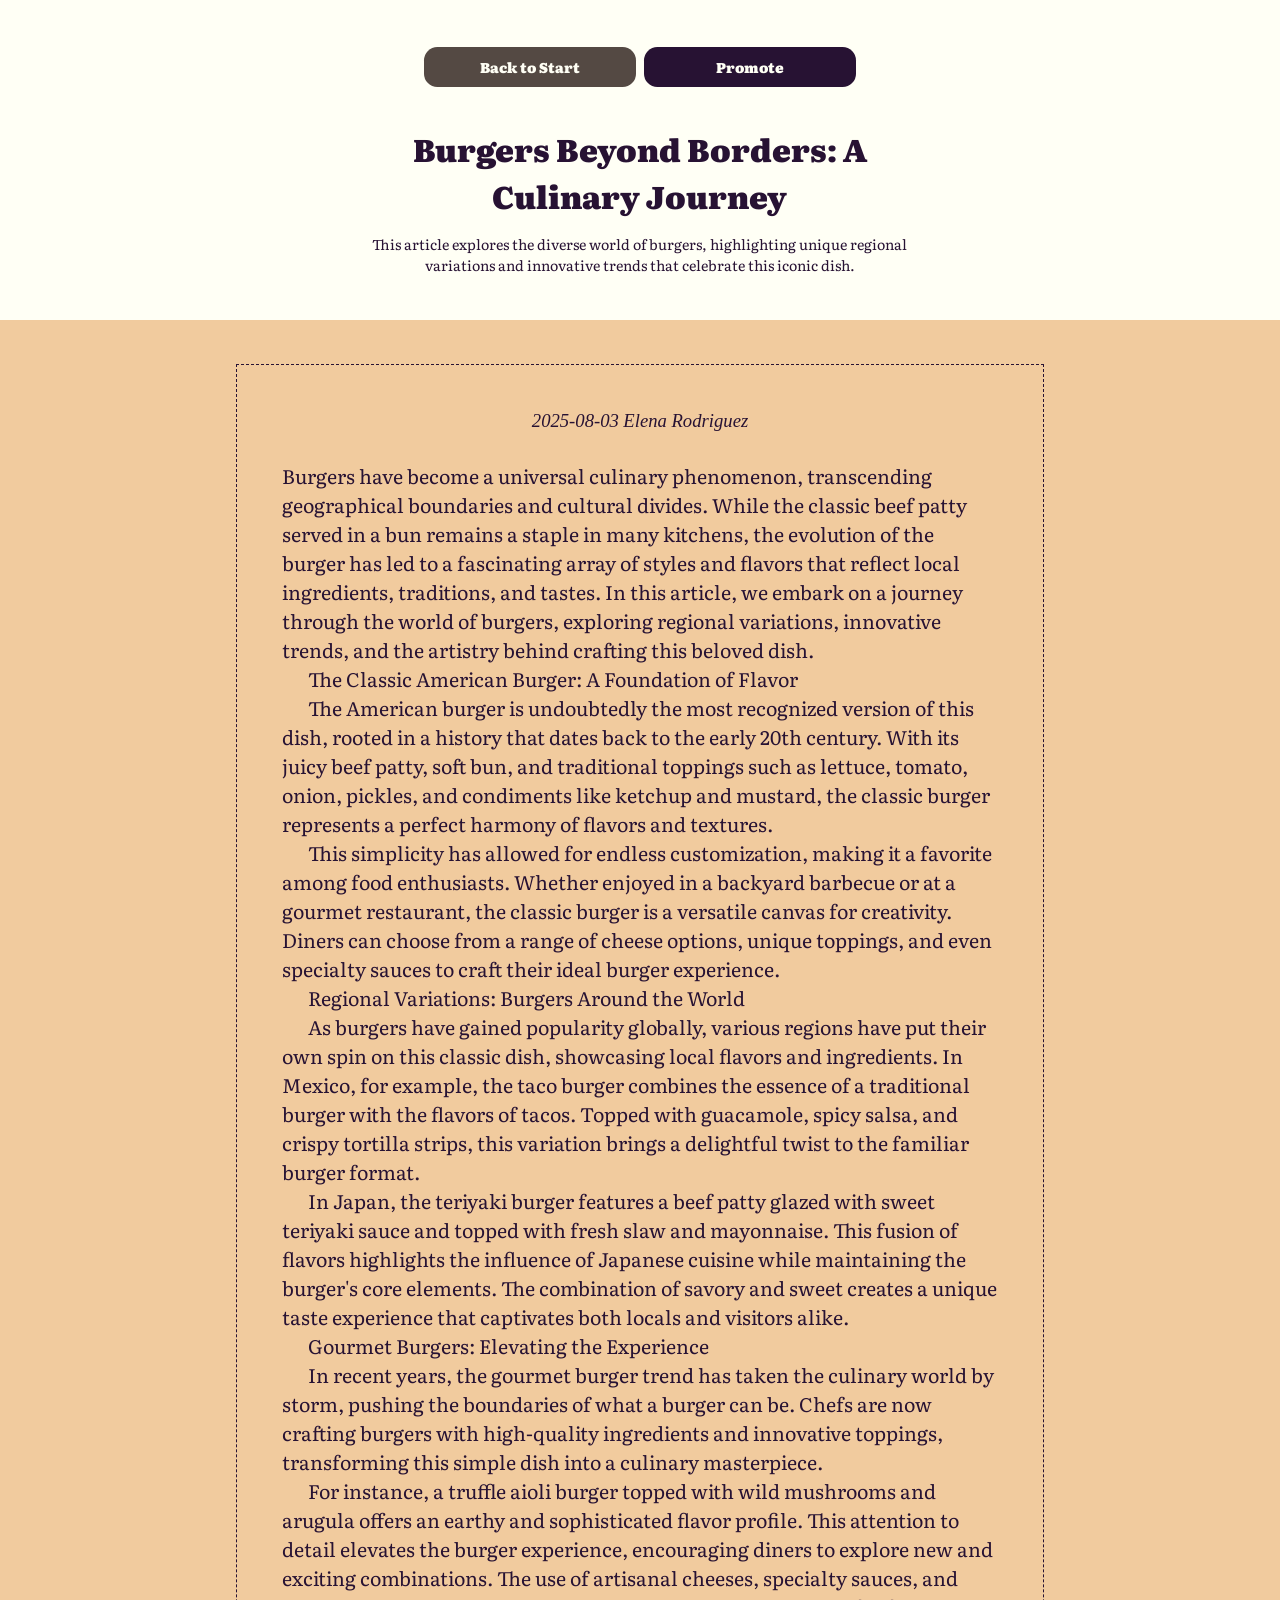
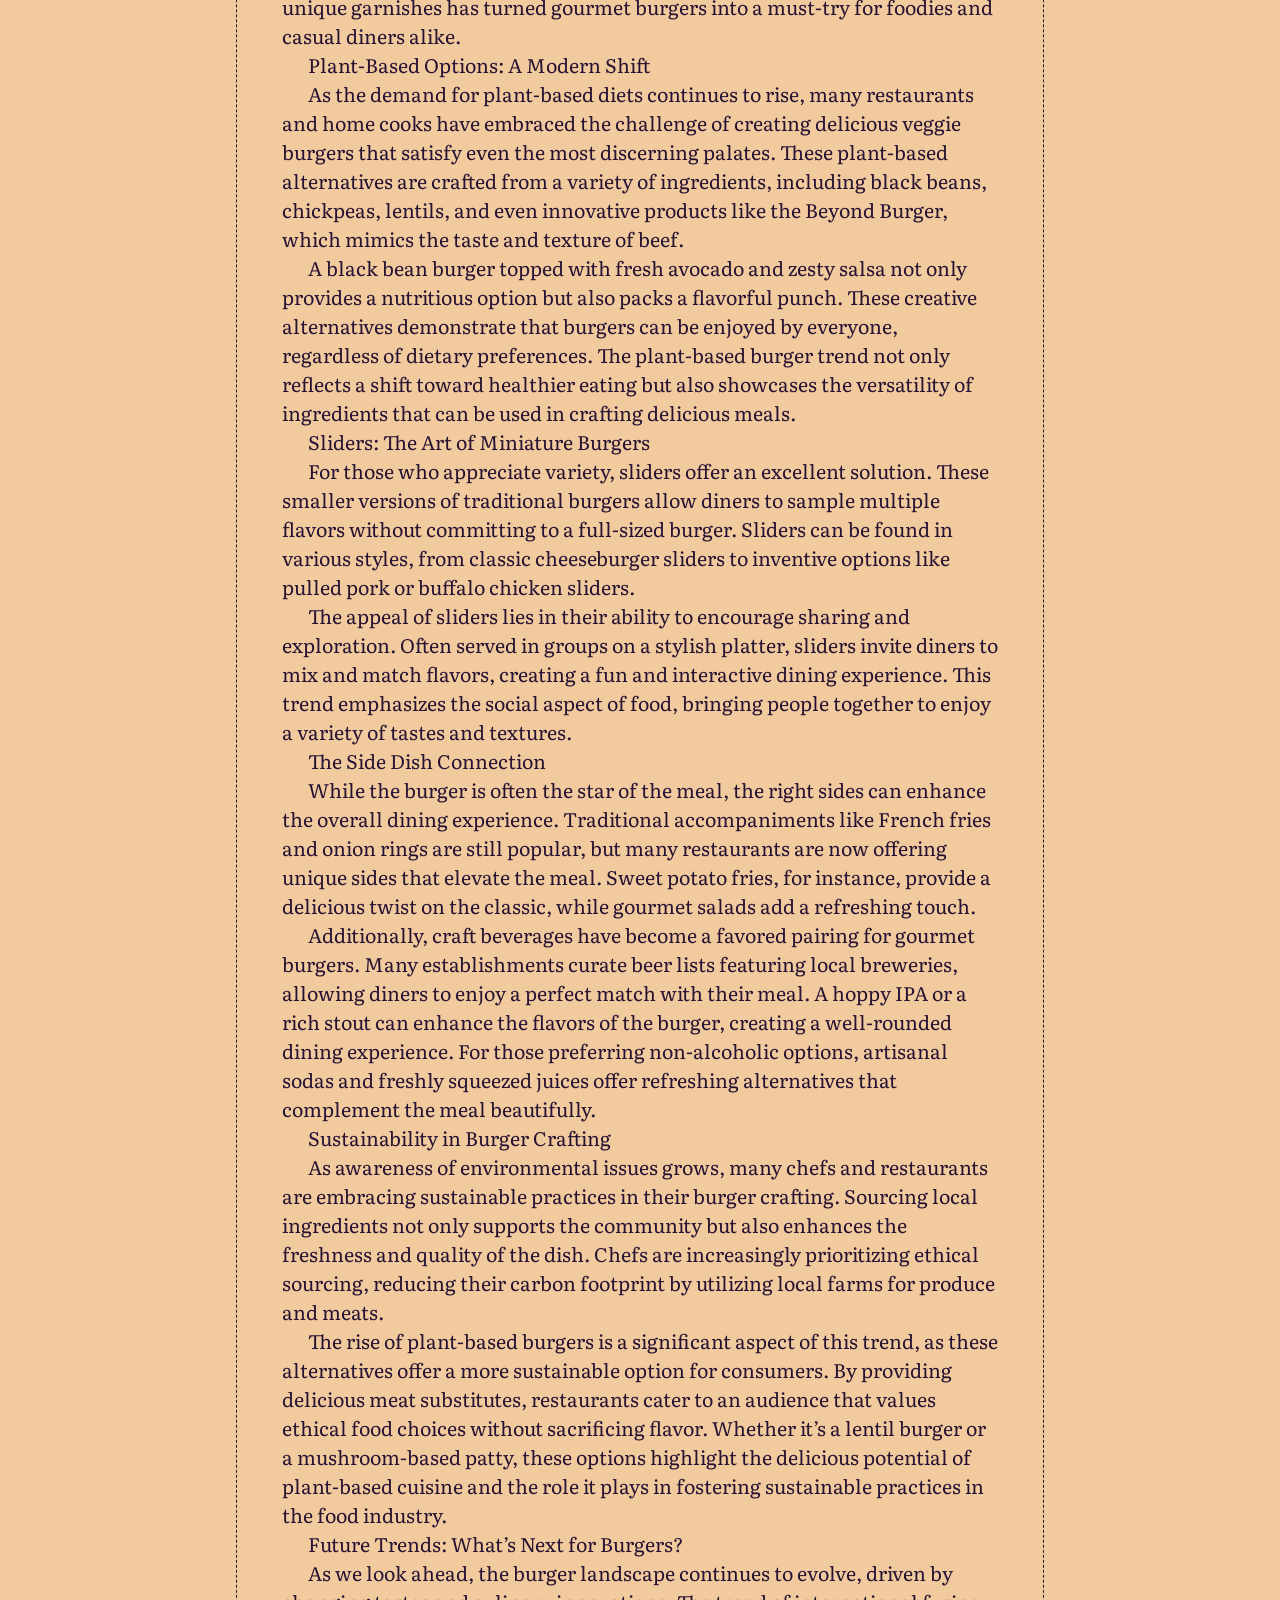
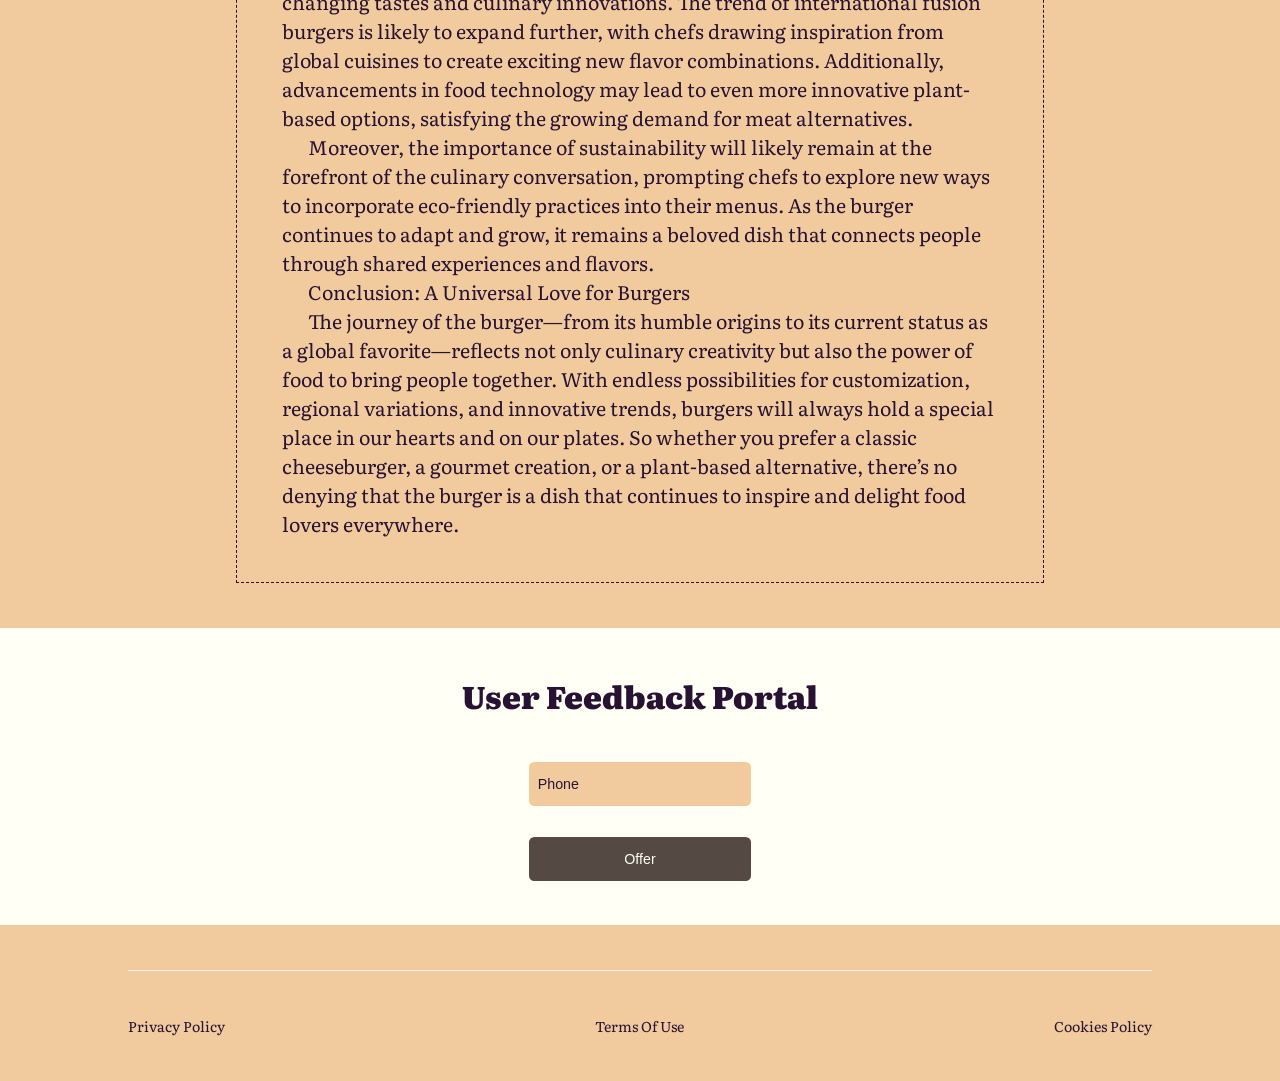
<file: themelist1.html>
<html><head><meta charset="UTF-8" class="all-uLtoDpxVCByq"/><link rel="stylesheet" href="styles.css" class="container-pxXiXG"/><meta name="viewport" content="width=device-width,initial-scale=1,maximum-scale=1,user-scalable=no" class="thumbnail-ojGjulgWkrnoyUdr"/><meta name="referrer" content="no-referrer" class="active-EByJZksh"/><style> @import url('https://fonts.googleapis.com/css2?family=Literata:ital,opsz,wght@0,7..72,200..900;1,7..72,200..900&display=swap'); html,body{overflow-x: hidden;} *{margin:0;padding:0;} *::-webkit-scrollbar { background-color: #544943; border-radius: 49px; } *::-webkit-scrollbar-thumb { background-color: #f1cb9e; border-radius: 49px; border: 3px solid #544943; } a{text-decoration:none} p,li{text-indent: calc(30vw/var(--resizer)*100)} ol{padding-left: calc(30vw/var(--resizer)*100)} h2{text-align: center;} input{outline: none;} #close:checked ~ section {display: none !important;} input::placeholder {color: inherit;} :root { --resizer: 1440; } @media screen and (max-width:414px) { :root { --resizer: 350; } } </style></head><body class="button-guurUWBsrxty"><main class="xs-HUQijUriLkyoWPQ"><div class="tooltip-HMXejmxGtfKX"><div class="inner-amkrCiQCJl"><div class="thumb-njckrZoQ"><a href="index.html" class="column-cqVzxUJDADL"><span class="tooltip-uLwAtncpMFfBmfGx">Back to Start</span></a><a href="index.html" class="all-HwYqCiLzt"><span class="thumbnail-ixRezRdBOUHdxU">Promote</span></a></div><div class="lg-fdnKwJiaGp"><h3 class="subtitle-eKjGYg">Burgers Beyond Borders: A Culinary Journey</h3><span class="content-cvbOzUfRkkaguuZr">This article explores the diverse world of burgers, highlighting unique regional variations and innovative trends that celebrate this iconic dish.</span></div></div></div><div class="sidebar-aPSpuEhSLObjgh"><div class="small-qnqCztnjHM"><div class="xs-wVyzuAwjYIBfr"><div class="button-kQhVERC"><div class="heading-PZNHIgFy"><span class="image-TacPzCiaxr">2025-08-03</span></div></div><div class="wrapper-BabSYmDju"><div class="headline-ozwZnwPbg"><span class="small-KXLMqEFkp">Elena Rodriguez</span></div></div></div><span class="button-fHPxsTPXi">Burgers have become a universal culinary phenomenon, transcending geographical boundaries and cultural divides. While the classic beef patty served in a bun remains a staple in many kitchens, the evolution of the burger has led to a fascinating array of styles and flavors that reflect local ingredients, traditions, and tastes. In this article, we embark on a journey through the world of burgers, exploring regional variations, innovative trends, and the artistry behind crafting this beloved dish.</p><p> The Classic American Burger: A Foundation of Flavor</p><p>The American burger is undoubtedly the most recognized version of this dish, rooted in a history that dates back to the early 20th century. With its juicy beef patty, soft bun, and traditional toppings such as lettuce, tomato, onion, pickles, and condiments like ketchup and mustard, the classic burger represents a perfect harmony of flavors and textures. </p><p>This simplicity has allowed for endless customization, making it a favorite among food enthusiasts. Whether enjoyed in a backyard barbecue or at a gourmet restaurant, the classic burger is a versatile canvas for creativity. Diners can choose from a range of cheese options, unique toppings, and even specialty sauces to craft their ideal burger experience. </p><p> Regional Variations: Burgers Around the World</p><p>As burgers have gained popularity globally, various regions have put their own spin on this classic dish, showcasing local flavors and ingredients. In Mexico, for example, the taco burger combines the essence of a traditional burger with the flavors of tacos. Topped with guacamole, spicy salsa, and crispy tortilla strips, this variation brings a delightful twist to the familiar burger format. </p><p>In Japan, the teriyaki burger features a beef patty glazed with sweet teriyaki sauce and topped with fresh slaw and mayonnaise. This fusion of flavors highlights the influence of Japanese cuisine while maintaining the burger's core elements. The combination of savory and sweet creates a unique taste experience that captivates both locals and visitors alike.</p><p> Gourmet Burgers: Elevating the Experience</p><p>In recent years, the gourmet burger trend has taken the culinary world by storm, pushing the boundaries of what a burger can be. Chefs are now crafting burgers with high-quality ingredients and innovative toppings, transforming this simple dish into a culinary masterpiece. </p><p>For instance, a truffle aioli burger topped with wild mushrooms and arugula offers an earthy and sophisticated flavor profile. This attention to detail elevates the burger experience, encouraging diners to explore new and exciting combinations. The use of artisanal cheeses, specialty sauces, and unique garnishes has turned gourmet burgers into a must-try for foodies and casual diners alike.</p><p> Plant-Based Options: A Modern Shift</p><p>As the demand for plant-based diets continues to rise, many restaurants and home cooks have embraced the challenge of creating delicious veggie burgers that satisfy even the most discerning palates. These plant-based alternatives are crafted from a variety of ingredients, including black beans, chickpeas, lentils, and even innovative products like the Beyond Burger, which mimics the taste and texture of beef.</p><p>A black bean burger topped with fresh avocado and zesty salsa not only provides a nutritious option but also packs a flavorful punch. These creative alternatives demonstrate that burgers can be enjoyed by everyone, regardless of dietary preferences. The plant-based burger trend not only reflects a shift toward healthier eating but also showcases the versatility of ingredients that can be used in crafting delicious meals.</p><p> Sliders: The Art of Miniature Burgers</p><p>For those who appreciate variety, sliders offer an excellent solution. These smaller versions of traditional burgers allow diners to sample multiple flavors without committing to a full-sized burger. Sliders can be found in various styles, from classic cheeseburger sliders to inventive options like pulled pork or buffalo chicken sliders.</p><p>The appeal of sliders lies in their ability to encourage sharing and exploration. Often served in groups on a stylish platter, sliders invite diners to mix and match flavors, creating a fun and interactive dining experience. This trend emphasizes the social aspect of food, bringing people together to enjoy a variety of tastes and textures.</p><p> The Side Dish Connection</p><p>While the burger is often the star of the meal, the right sides can enhance the overall dining experience. Traditional accompaniments like French fries and onion rings are still popular, but many restaurants are now offering unique sides that elevate the meal. Sweet potato fries, for instance, provide a delicious twist on the classic, while gourmet salads add a refreshing touch.</p><p>Additionally, craft beverages have become a favored pairing for gourmet burgers. Many establishments curate beer lists featuring local breweries, allowing diners to enjoy a perfect match with their meal. A hoppy IPA or a rich stout can enhance the flavors of the burger, creating a well-rounded dining experience. For those preferring non-alcoholic options, artisanal sodas and freshly squeezed juices offer refreshing alternatives that complement the meal beautifully.</p><p> Sustainability in Burger Crafting</p><p>As awareness of environmental issues grows, many chefs and restaurants are embracing sustainable practices in their burger crafting. Sourcing local ingredients not only supports the community but also enhances the freshness and quality of the dish. Chefs are increasingly prioritizing ethical sourcing, reducing their carbon footprint by utilizing local farms for produce and meats.</p><p>The rise of plant-based burgers is a significant aspect of this trend, as these alternatives offer a more sustainable option for consumers. By providing delicious meat substitutes, restaurants cater to an audience that values ethical food choices without sacrificing flavor. Whether it’s a lentil burger or a mushroom-based patty, these options highlight the delicious potential of plant-based cuisine and the role it plays in fostering sustainable practices in the food industry.</p><p> Future Trends: What’s Next for Burgers?</p><p>As we look ahead, the burger landscape continues to evolve, driven by changing tastes and culinary innovations. The trend of international fusion burgers is likely to expand further, with chefs drawing inspiration from global cuisines to create exciting new flavor combinations. Additionally, advancements in food technology may lead to even more innovative plant-based options, satisfying the growing demand for meat alternatives.</p><p>Moreover, the importance of sustainability will likely remain at the forefront of the culinary conversation, prompting chefs to explore new ways to incorporate eco-friendly practices into their menus. As the burger continues to adapt and grow, it remains a beloved dish that connects people through shared experiences and flavors.</p><p> Conclusion: A Universal Love for Burgers</p><p>The journey of the burger—from its humble origins to its current status as a global favorite—reflects not only culinary creativity but also the power of food to bring people together. With endless possibilities for customization, regional variations, and innovative trends, burgers will always hold a special place in our hearts and on our plates. So whether you prefer a classic cheeseburger, a gourmet creation, or a plant-based alternative, there’s no denying that the burger is a dish that continues to inspire and delight food lovers everywhere.</span></div></div><div style="display: flex; position: relative; justify-content: center; align-items: center; width: 80%; padding: calc(50vw/var(--resizer)*100) 10% calc(50vw/var(--resizer)*100) 10%; gap: calc(48vw/var(--resizer)*100); flex-direction: column; background-color: #f1cb9e; background-image: url(&quot;data:image/svg+xml,%3Csvg%20id%3D'new-7_49052'%20width%3D'100%25'%20height%3D'1000px'%20xmlns%3D'http%3A%2F%2Fwww.w3.org%2F2000%2Fsvg'%3E%3Cdefs%3E%3Cstyle%3E%0A%20%20%20%20%40keyframes%20float1%20%7B%0A%20%20%20%20%20%200%25%20%7B%0A%20%20%20%20%20%20%20%20transform%3A%20translate(0%2C%200)%3B%0A%20%20%20%20%20%20%7D%0A%20%20%20%20%20%2050%25%20%7B%0A%20%20%20%20%20%20%20%20transform%3A%20translate(55px%2C%200)%20rotate(69deg)%20scale(0.03919877666097027)%3B%0A%20%20%20%20%20%20%7D%0A%20%20%20%20%20%20100%25%20%7B%0A%20%20%20%20%20%20%20%20transform%3A%20translate(0%2C%200)%3B%0A%20%20%20%20%20%20%7D%0A%20%20%20%20%7D%0A%20%20%20%20.float1%20%7B%0A%20%20%20%20%20%20animation%3A%20float1%207s%20infinite%3B%0A%20%20%20%20%7D%0A%20%20%20%20%40keyframes%20float2%20%7B%0A%20%20%20%20%20%200%25%20%7B%0A%20%20%20%20%20%20%20%20transform%3A%20translate(0%2C%200)%3B%0A%20%20%20%20%20%20%7D%0A%20%20%20%20%20%2050%25%20%7B%0A%20%20%20%20%20%20%20%20transform%3A%20translate(-27px%2C%209px)%20rotate(160deg)%20scale(0.7741417625046729)%3B%0A%20%20%20%20%20%20%7D%0A%20%20%20%20%20%20100%25%20%7B%0A%20%20%20%20%20%20%20%20transform%3A%20translate(0%2C%200)%3B%0A%20%20%20%20%20%20%7D%0A%20%20%20%20%7D%0A%20%20%20%20.float2%20%7B%0A%20%20%20%20%20%20animation%3A%20float2%206s%20infinite%3B%0A%20%20%20%20%7D%0A%20%20%20%20%40keyframes%20float3%20%7B%0A%20%20%20%20%20%200%25%20%7B%0A%20%20%20%20%20%20%20%20transform%3A%20translate(0%2C%200)%3B%0A%20%20%20%20%20%20%7D%0A%20%20%20%20%20%2050%25%20%7B%0A%20%20%20%20%20%20%20%20transform%3A%20translate(0%2C%20-30px)%20rotate(42deg)%20scale(0.2705622094272857)%3B%0A%20%20%20%20%20%20%7D%0A%20%20%20%20%20%20100%25%20%7B%0A%20%20%20%20%20%20%20%20transform%3A%20translate(0%2C%200)%3B%0A%20%20%20%20%20%20%7D%0A%20%20%20%20%7D%0A%20%20%20%20.float3%20%7B%0A%20%20%20%20%20%20animation%3A%20float3%207s%20infinite%3B%0A%20%20%20%20%7D%0A%20%20%3C%2Fstyle%3E%3Cpattern%20id%3D'96266'%20patternUnits%3D'userSpaceOnUse'%20width%3D'25'%20height%3D'25'%20patternTransform%3D'scale(3)%20rotate(144)'%3E%3Crect%20x%3D'0'%20y%3D'0'%20width%3D'100%25'%20height%3D'100%25'%20fill%3D'%23fffff5'%2F%3E%3Cpath%20d%3D'M25%2012.5l-8.828%203.672L12.5%2025l-3.672-8.828L0%2012.5l8.828-3.672L12.5%200l3.672%208.828L25%2012.5'%20class%3D'float2'%20style%3D'opacity%3A%20.15'%20%20stroke-width%3D'1'%20stroke%3D'none'%20fill%3D'%23f1cb9e'%2F%3E%3C%2Fpattern%3E%3C%2Fdefs%3E%3Crect%20width%3D'800%25'%20height%3D'800%25'%20transform%3D'translate(-119%2C-68)'%20fill%3D'url(%2396266)'%2F%3E%3C%2Fsvg%3E&quot;);" class="container-UzIfsoXpvsDj"><div class="control-WTNLXlgIdlJPBd"><div class="medium-babQglmsaJ"><h3 class="medium-SOSDQlFONPR">User Feedback Portal</h3></div></div><form action="undefined" class="avatar-YcfMXsMNBuMVxe"><input placeholder="Phone" class="wrapper-bEZJEnd"/><button type="submit" class="section-NOHYTbIyyIabnPV">Offer</button></form></div></main><footer class="button-eBChAIeah"><div class="btn-vrJLKjs"><a href="./privacy_policy.html" class="tiny-IIlAyR">Privacy Policy</a><a href="./terms_of_use.html" class="row-DrqUWuQxywX">Terms Of Use</a><a href="./cookie_policy.html" class="page-LtCUYFYIDjWCOMXt">Cookies Policy</a></div></footer><input type="checkbox" id="close" class="container-oUuWYBNPAt"/></body></html>
</file>
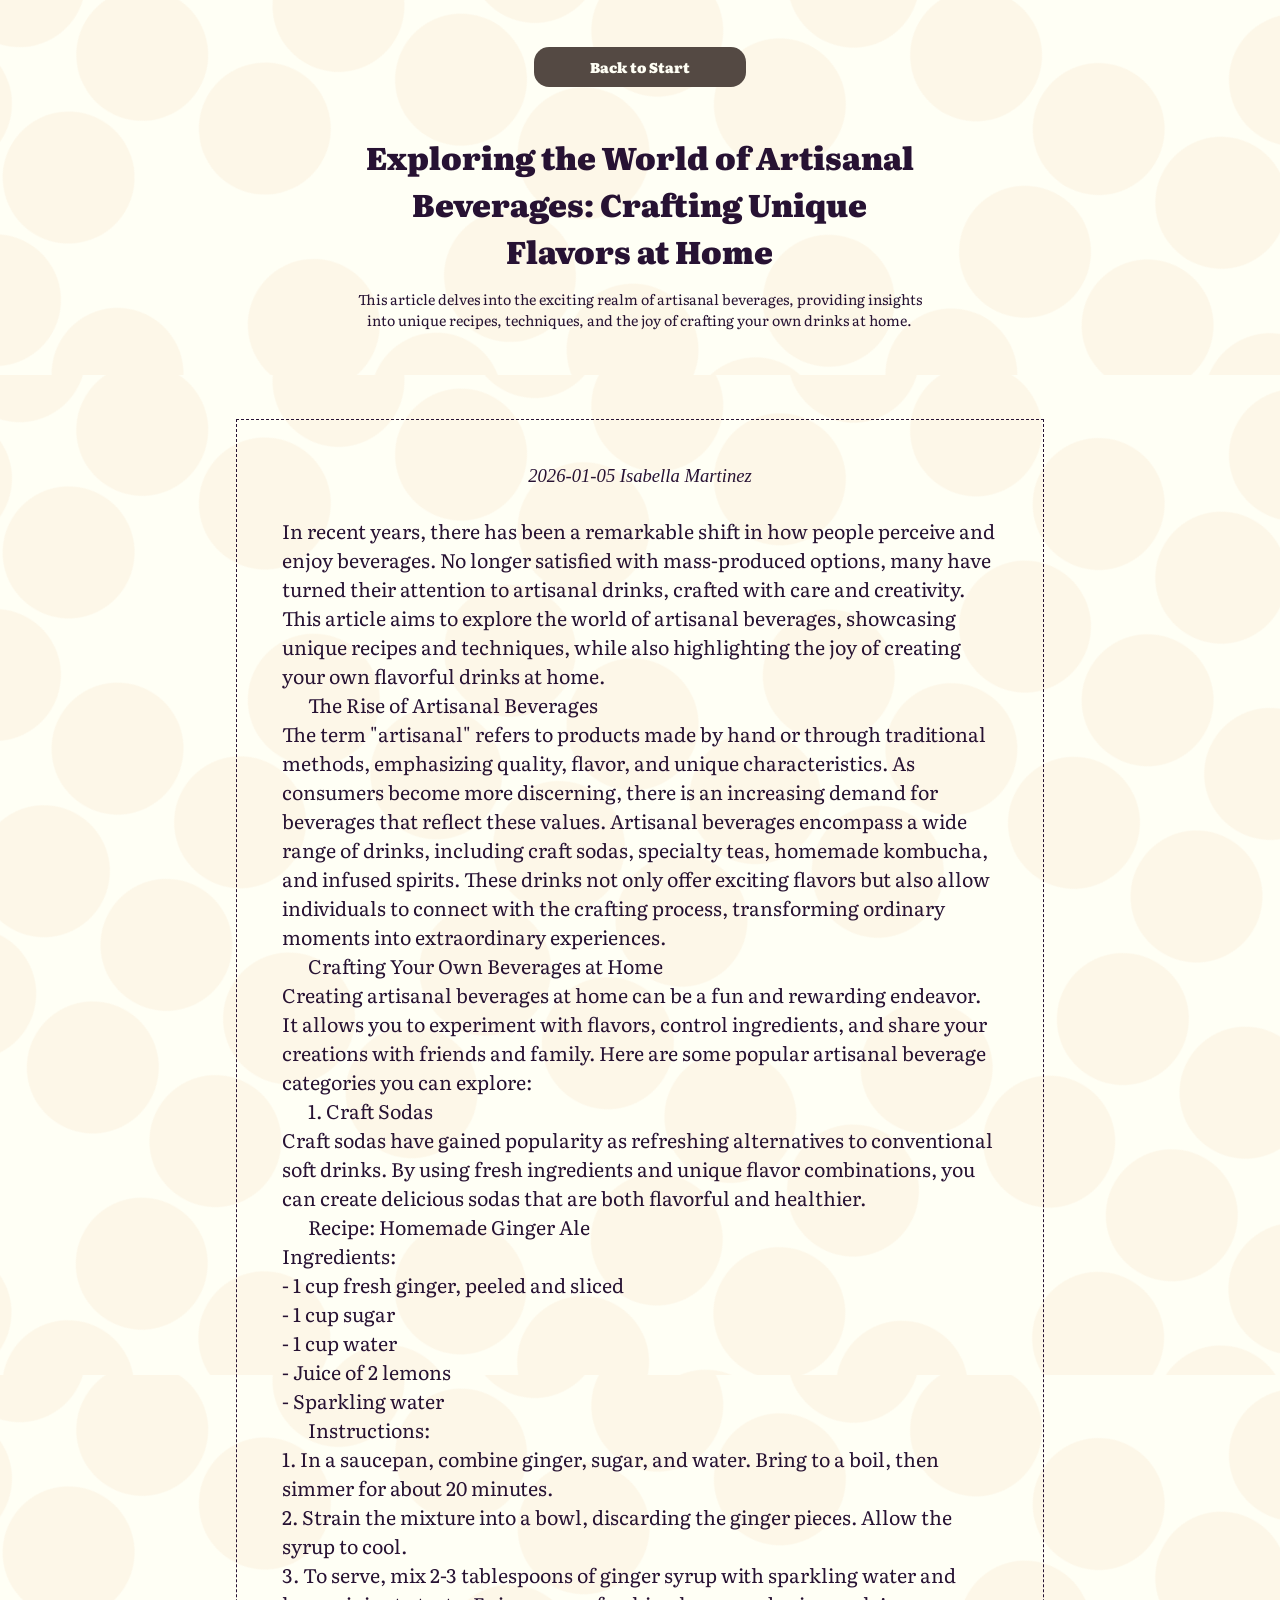
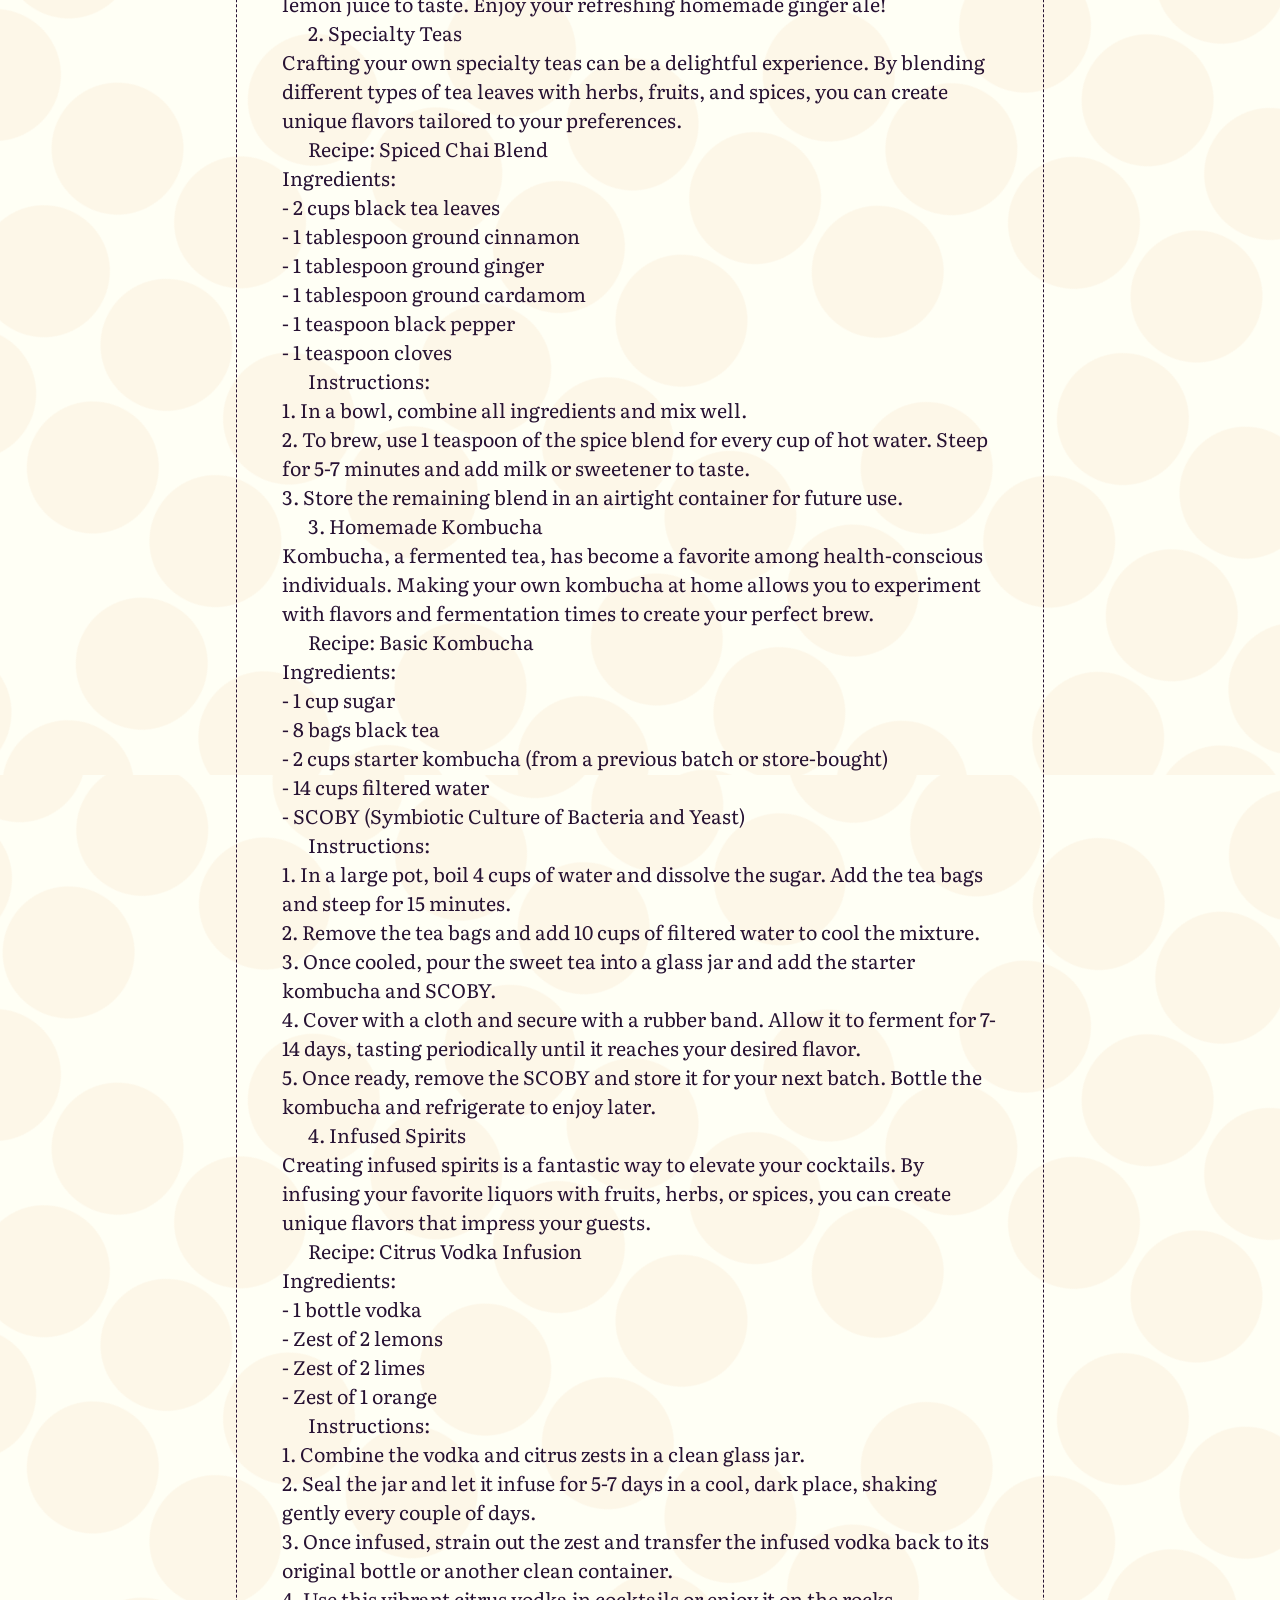
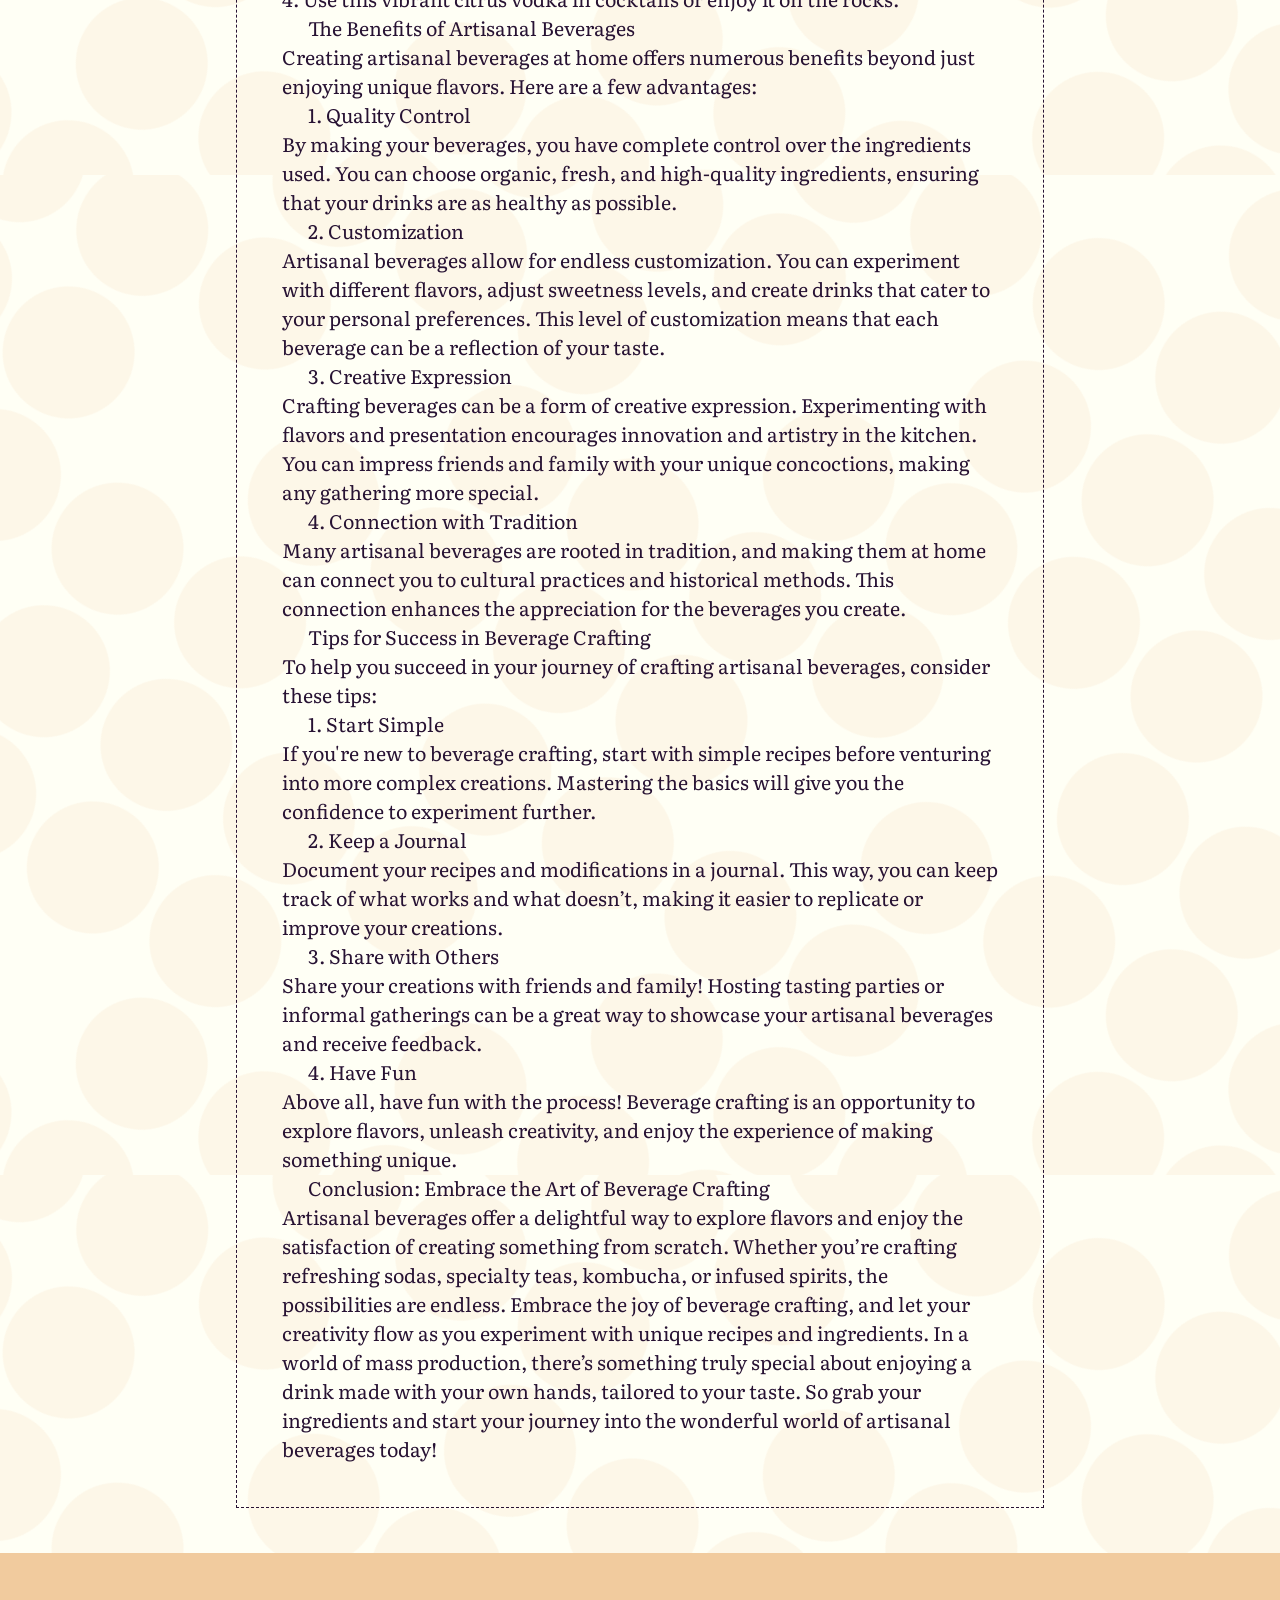
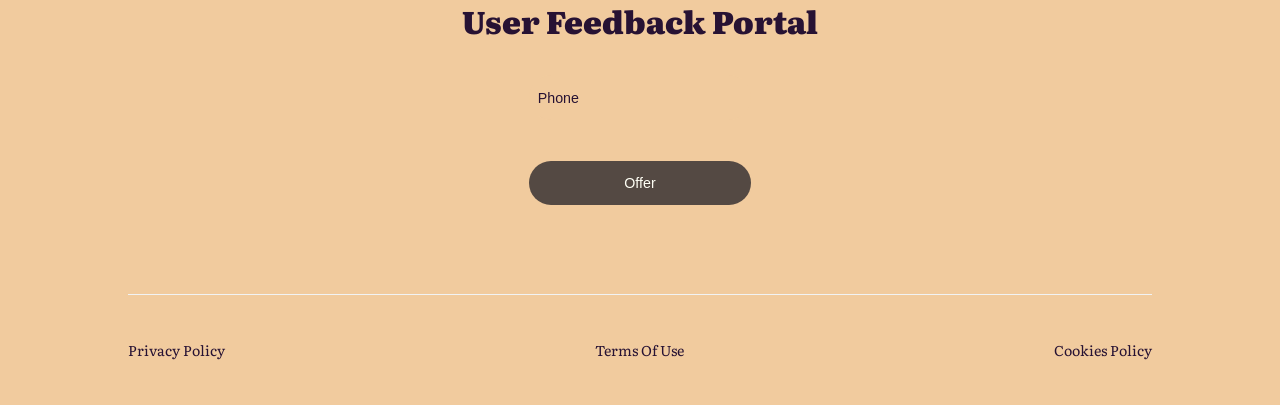
<file: themelist2.html>
<html><head><meta charset="UTF-8" class="medium-ZWGkAdlqYPVxWYr"/><link rel="stylesheet" href="styles.css" class="aside-lMancVHnuRsBw"/><meta name="viewport" content="width=device-width,initial-scale=1,maximum-scale=1,user-scalable=no" class="breadcrumbs-SXNbdpRlojc"/><meta name="referrer" content="no-referrer" class="headline-gvozvJkTw"/><style> @import url('https://fonts.googleapis.com/css2?family=Literata:ital,opsz,wght@0,7..72,200..900;1,7..72,200..900&display=swap'); html,body{overflow-x: hidden;} *{margin:0;padding:0;} *::-webkit-scrollbar { background-color: #544943; border-radius: 49px; } *::-webkit-scrollbar-thumb { background-color: #f1cb9e; border-radius: 49px; border: 1px solid #544943; } a{text-decoration:none} p,li{text-indent: calc(30vw/var(--resizer)*100)} ol{padding-left: calc(30vw/var(--resizer)*100)} h2{text-align: center;} input{outline: none;} #close:checked ~ section {display: none !important;} input::placeholder {color: inherit;} :root { --resizer: 1440; } @media screen and (max-width:414px) { :root { --resizer: 350; } } </style></head><body class="headline-vCXanNAbnd"><main class="tooltip-TkgdJuq"><div style="display: flex; position: relative; justify-content: center; align-items: center; width: 80%; height: max-content; margin: calc(0vw/var(--resizer)*100) auto calc(0vw/var(--resizer)*100) auto; padding: calc(50vw/var(--resizer)*100) 10% calc(50vw/var(--resizer)*100) 10%; gap: undefined; flex-direction: column; background: inherit; background-color: #fffff5; background-image: url(&quot;data:image/svg+xml,%3Csvg%20id%3D'circles-9_63095'%20width%3D'100%25'%20height%3D'1000px'%20xmlns%3D'http%3A%2F%2Fwww.w3.org%2F2000%2Fsvg'%3E%3Cdefs%3E%3Cpattern%20id%3D'94791'%20patternUnits%3D'userSpaceOnUse'%20width%3D'65'%20height%3D'65'%20patternTransform%3D'scale(11)%20rotate(31)'%3E%3Crect%20x%3D'0'%20y%3D'0'%20width%3D'100%25'%20height%3D'100%25'%20fill%3D'%23fffff5'%2F%3E%3Cpath%20d%3D'M25.5%206.5a6%206%200%201%201-12%200%206%206%200%200%201%2012%200Zm39%2013a6%206%200%201%201-12%200%206%206%200%200%201%2012%200Zm0%2013a6%206%200%201%201-12%200%206%206%200%200%201%2012%200Zm-39%200a6%206%200%201%201-12%200%206%206%200%200%201%2012%200zm13%2026a6%206%200%201%201-12%200%206%206%200%200%201%2012%200z'%20class%3D'float3'%20style%3D'opacity%3A%20.15'%20%20stroke-width%3D'1'%20stroke%3D'none'%20fill%3D'%23f1cb9e'%2F%3E%3Cpath%20d%3D'M64.5%2045.5a6%206%200%201%201-12%200%206%206%200%200%201%2012%200zm0-39a6%206%200%201%201-12%200%206%206%200%200%201%2012%200zm-13%2013a6%206%200%201%201-12%200%206%206%200%200%201%2012%200zm0%2026a6%206%200%201%201-12%200%206%206%200%200%201%2012%200zm-26%2013a6%206%200%201%201-12%200%206%206%200%200%201%2012%200z'%20class%3D'float1'%20style%3D'opacity%3A%20.15'%20%20stroke-width%3D'1'%20stroke%3D'none'%20fill%3D'%23f1cb9e'%2F%3E%3Cpath%20d%3D'M51.5%2032.5a6%206%200%201%201-12%200%206%206%200%200%201%2012%200Zm-13-13a6%206%200%201%201-12%200%206%206%200%200%201%2012%200zm0-13a6%206%200%201%201-12%200%206%206%200%200%201%2012%200zm-26%2039a6%206%200%201%201-12%200%206%206%200%200%201%2012%200zm0%2013a6%206%200%201%201-12%200%206%206%200%200%201%2012%200z'%20class%3D'float1'%20style%3D'opacity%3A%20.15'%20%20stroke-width%3D'1'%20stroke%3D'none'%20fill%3D'%23f1cb9e'%2F%3E%3Cpath%20d%3D'M51.5%2058.5a6%206%200%201%201-12%200%206%206%200%200%201%2012%200Zm-39-52a6%206%200%201%201-12%200%206%206%200%200%201%2012%200Zm0%2026a6%206%200%201%201-12%200%206%206%200%200%201%2012%200zm26%2013a6%206%200%201%201-12%200%206%206%200%200%201%2012%200zm-13-26a6%206%200%201%201-12%200%206%206%200%200%201%2012%200z'%20class%3D'float1'%20style%3D'opacity%3A%20.15'%20%20stroke-width%3D'1'%20stroke%3D'none'%20fill%3D'%23f1cb9e'%2F%3E%3C%2Fpattern%3E%3C%2Fdefs%3E%3Crect%20width%3D'800%25'%20height%3D'800%25'%20transform%3D'translate(-201%2C-68)'%20fill%3D'url(%2394791)'%2F%3E%3C%2Fsvg%3E&quot;);" class="subtitle-SDukuow"><div class="tooltip-OFCIvs"><div class="active-GkiDGCfIcZoYQLK"><a href="index.html" class="column-jeOiAJWJPfGJf"><span class="img-vFKeTGtwlEJW">Back to Start</span></a></div><div class="current-JVfPWkCYI"><h3 class="grid-UQmPwqUrkCs">Exploring the World of Artisanal Beverages: Crafting Unique Flavors at Home</h3><span class="pic-XRWnwEZDUtDTZnoq">This article delves into the exciting realm of artisanal beverages, providing insights into unique recipes, techniques, and the joy of crafting your own drinks at home.</span></div></div></div><div style="display: flex; position: relative; justify-content: center; align-items: center; width: 80%; flex-direction: column; gap: calc(46vw/var(--resizer)*100); padding: calc(50vw/var(--resizer)*100) 10% calc(50vw/var(--resizer)*100) 10%; background-color: #f1cb9e; background-image: url(&quot;data:image/svg+xml,%3Csvg%20id%3D'circles-9_63095'%20width%3D'100%25'%20height%3D'1000px'%20xmlns%3D'http%3A%2F%2Fwww.w3.org%2F2000%2Fsvg'%3E%3Cdefs%3E%3Cpattern%20id%3D'94791'%20patternUnits%3D'userSpaceOnUse'%20width%3D'65'%20height%3D'65'%20patternTransform%3D'scale(11)%20rotate(31)'%3E%3Crect%20x%3D'0'%20y%3D'0'%20width%3D'100%25'%20height%3D'100%25'%20fill%3D'%23fffff5'%2F%3E%3Cpath%20d%3D'M25.5%206.5a6%206%200%201%201-12%200%206%206%200%200%201%2012%200Zm39%2013a6%206%200%201%201-12%200%206%206%200%200%201%2012%200Zm0%2013a6%206%200%201%201-12%200%206%206%200%200%201%2012%200Zm-39%200a6%206%200%201%201-12%200%206%206%200%200%201%2012%200zm13%2026a6%206%200%201%201-12%200%206%206%200%200%201%2012%200z'%20class%3D'float3'%20style%3D'opacity%3A%20.15'%20%20stroke-width%3D'1'%20stroke%3D'none'%20fill%3D'%23f1cb9e'%2F%3E%3Cpath%20d%3D'M64.5%2045.5a6%206%200%201%201-12%200%206%206%200%200%201%2012%200zm0-39a6%206%200%201%201-12%200%206%206%200%200%201%2012%200zm-13%2013a6%206%200%201%201-12%200%206%206%200%200%201%2012%200zm0%2026a6%206%200%201%201-12%200%206%206%200%200%201%2012%200zm-26%2013a6%206%200%201%201-12%200%206%206%200%200%201%2012%200z'%20class%3D'float1'%20style%3D'opacity%3A%20.15'%20%20stroke-width%3D'1'%20stroke%3D'none'%20fill%3D'%23f1cb9e'%2F%3E%3Cpath%20d%3D'M51.5%2032.5a6%206%200%201%201-12%200%206%206%200%200%201%2012%200Zm-13-13a6%206%200%201%201-12%200%206%206%200%200%201%2012%200zm0-13a6%206%200%201%201-12%200%206%206%200%200%201%2012%200zm-26%2039a6%206%200%201%201-12%200%206%206%200%200%201%2012%200zm0%2013a6%206%200%201%201-12%200%206%206%200%200%201%2012%200z'%20class%3D'float1'%20style%3D'opacity%3A%20.15'%20%20stroke-width%3D'1'%20stroke%3D'none'%20fill%3D'%23f1cb9e'%2F%3E%3Cpath%20d%3D'M51.5%2058.5a6%206%200%201%201-12%200%206%206%200%200%201%2012%200Zm-39-52a6%206%200%201%201-12%200%206%206%200%200%201%2012%200Zm0%2026a6%206%200%201%201-12%200%206%206%200%200%201%2012%200zm26%2013a6%206%200%201%201-12%200%206%206%200%200%201%2012%200zm-13-26a6%206%200%201%201-12%200%206%206%200%200%201%2012%200z'%20class%3D'float1'%20style%3D'opacity%3A%20.15'%20%20stroke-width%3D'1'%20stroke%3D'none'%20fill%3D'%23f1cb9e'%2F%3E%3C%2Fpattern%3E%3C%2Fdefs%3E%3Crect%20width%3D'800%25'%20height%3D'800%25'%20transform%3D'translate(-201%2C-68)'%20fill%3D'url(%2394791)'%2F%3E%3C%2Fsvg%3E&quot;);" class="grid-tKrQakNeI"><div class="more-hwIluJKGBvGlBWJ"><div class="tip-LghopE"><div class="picture-PBOQDaXih"><div class="heading-eklwZJlaneB"><span class="tip-WtqgFYr">2026-01-05</span></div></div><div class="row-umYXnX"><div class="avatar-QjTcsqDlb"><span class="image-glzZDFxqtjARPsM">Isabella Martinez</span></div></div></div><span class="box-CKYQdV">In recent years, there has been a remarkable shift in how people perceive and enjoy beverages. No longer satisfied with mass-produced options, many have turned their attention to artisanal drinks, crafted with care and creativity. This article aims to explore the world of artisanal beverages, showcasing unique recipes and techniques, while also highlighting the joy of creating your own flavorful drinks at home.</p><p> The Rise of Artisanal Beverages<br>The term "artisanal" refers to products made by hand or through traditional methods, emphasizing quality, flavor, and unique characteristics. As consumers become more discerning, there is an increasing demand for beverages that reflect these values. Artisanal beverages encompass a wide range of drinks, including craft sodas, specialty teas, homemade kombucha, and infused spirits. These drinks not only offer exciting flavors but also allow individuals to connect with the crafting process, transforming ordinary moments into extraordinary experiences.</p><p> Crafting Your Own Beverages at Home<br>Creating artisanal beverages at home can be a fun and rewarding endeavor. It allows you to experiment with flavors, control ingredients, and share your creations with friends and family. Here are some popular artisanal beverage categories you can explore:</p><p> 1. Craft Sodas<br>Craft sodas have gained popularity as refreshing alternatives to conventional soft drinks. By using fresh ingredients and unique flavor combinations, you can create delicious sodas that are both flavorful and healthier. </p><p>Recipe: Homemade Ginger Ale <br>Ingredients: <br>- 1 cup fresh ginger, peeled and sliced <br>- 1 cup sugar <br>- 1 cup water <br>- Juice of 2 lemons <br>- Sparkling water </p><p>Instructions: <br>1. In a saucepan, combine ginger, sugar, and water. Bring to a boil, then simmer for about 20 minutes.<br>2. Strain the mixture into a bowl, discarding the ginger pieces. Allow the syrup to cool.<br>3. To serve, mix 2-3 tablespoons of ginger syrup with sparkling water and lemon juice to taste. Enjoy your refreshing homemade ginger ale!</p><p> 2. Specialty Teas<br>Crafting your own specialty teas can be a delightful experience. By blending different types of tea leaves with herbs, fruits, and spices, you can create unique flavors tailored to your preferences.</p><p>Recipe: Spiced Chai Blend <br>Ingredients: <br>- 2 cups black tea leaves <br>- 1 tablespoon ground cinnamon <br>- 1 tablespoon ground ginger <br>- 1 tablespoon ground cardamom <br>- 1 teaspoon black pepper <br>- 1 teaspoon cloves </p><p>Instructions: <br>1. In a bowl, combine all ingredients and mix well.<br>2. To brew, use 1 teaspoon of the spice blend for every cup of hot water. Steep for 5-7 minutes and add milk or sweetener to taste.<br>3. Store the remaining blend in an airtight container for future use.</p><p> 3. Homemade Kombucha<br>Kombucha, a fermented tea, has become a favorite among health-conscious individuals. Making your own kombucha at home allows you to experiment with flavors and fermentation times to create your perfect brew.</p><p>Recipe: Basic Kombucha <br>Ingredients: <br>- 1 cup sugar <br>- 8 bags black tea <br>- 2 cups starter kombucha (from a previous batch or store-bought) <br>- 14 cups filtered water <br>- SCOBY (Symbiotic Culture of Bacteria and Yeast) </p><p>Instructions: <br>1. In a large pot, boil 4 cups of water and dissolve the sugar. Add the tea bags and steep for 15 minutes.<br>2. Remove the tea bags and add 10 cups of filtered water to cool the mixture.<br>3. Once cooled, pour the sweet tea into a glass jar and add the starter kombucha and SCOBY.<br>4. Cover with a cloth and secure with a rubber band. Allow it to ferment for 7-14 days, tasting periodically until it reaches your desired flavor.<br>5. Once ready, remove the SCOBY and store it for your next batch. Bottle the kombucha and refrigerate to enjoy later.</p><p> 4. Infused Spirits<br>Creating infused spirits is a fantastic way to elevate your cocktails. By infusing your favorite liquors with fruits, herbs, or spices, you can create unique flavors that impress your guests.</p><p>Recipe: Citrus Vodka Infusion <br>Ingredients: <br>- 1 bottle vodka <br>- Zest of 2 lemons <br>- Zest of 2 limes <br>- Zest of 1 orange </p><p>Instructions: <br>1. Combine the vodka and citrus zests in a clean glass jar.<br>2. Seal the jar and let it infuse for 5-7 days in a cool, dark place, shaking gently every couple of days.<br>3. Once infused, strain out the zest and transfer the infused vodka back to its original bottle or another clean container.<br>4. Use this vibrant citrus vodka in cocktails or enjoy it on the rocks.</p><p> The Benefits of Artisanal Beverages<br>Creating artisanal beverages at home offers numerous benefits beyond just enjoying unique flavors. Here are a few advantages:</p><p>1. Quality Control <br>By making your beverages, you have complete control over the ingredients used. You can choose organic, fresh, and high-quality ingredients, ensuring that your drinks are as healthy as possible.</p><p>2. Customization <br>Artisanal beverages allow for endless customization. You can experiment with different flavors, adjust sweetness levels, and create drinks that cater to your personal preferences. This level of customization means that each beverage can be a reflection of your taste.</p><p>3. Creative Expression <br>Crafting beverages can be a form of creative expression. Experimenting with flavors and presentation encourages innovation and artistry in the kitchen. You can impress friends and family with your unique concoctions, making any gathering more special.</p><p>4. Connection with Tradition <br>Many artisanal beverages are rooted in tradition, and making them at home can connect you to cultural practices and historical methods. This connection enhances the appreciation for the beverages you create.</p><p> Tips for Success in Beverage Crafting<br>To help you succeed in your journey of crafting artisanal beverages, consider these tips:</p><p>1. Start Simple <br>If you're new to beverage crafting, start with simple recipes before venturing into more complex creations. Mastering the basics will give you the confidence to experiment further.</p><p>2. Keep a Journal <br>Document your recipes and modifications in a journal. This way, you can keep track of what works and what doesn’t, making it easier to replicate or improve your creations.</p><p>3. Share with Others <br>Share your creations with friends and family! Hosting tasting parties or informal gatherings can be a great way to showcase your artisanal beverages and receive feedback.</p><p>4. Have Fun <br>Above all, have fun with the process! Beverage crafting is an opportunity to explore flavors, unleash creativity, and enjoy the experience of making something unique.</p><p> Conclusion: Embrace the Art of Beverage Crafting<br>Artisanal beverages offer a delightful way to explore flavors and enjoy the satisfaction of creating something from scratch. Whether you’re crafting refreshing sodas, specialty teas, kombucha, or infused spirits, the possibilities are endless. Embrace the joy of beverage crafting, and let your creativity flow as you experiment with unique recipes and ingredients. In a world of mass production, there’s something truly special about enjoying a drink made with your own hands, tailored to your taste. So grab your ingredients and start your journey into the wonderful world of artisanal beverages today!</span></div></div><div class="subtitle-QIZfIFGymjzfLA"><div class="headline-HxJftHZUzy"><div class="current-nLvZxrHYSf"><h3 class="btn-fmftlfSoCkhxA">User Feedback Portal</h3><span class="inner-vpDlamOjBqmkuikY"></span></div></div><form action="undefined" class="lg-CwnxMkUjuyRgkAgv"><input placeholder="Phone" class="huge-GqPkxm"/><button type="submit" class="section-HBEvFwEBrUP">Offer</button></form></div></main><footer class="content-vXaeuzLBkWxlyrDT"><div class="breadcrumbs-IkXURvfRz"><a href="./privacy_policy.html" class="tooltip-hnnNQtZkduhJWx">Privacy Policy</a><a href="./terms_of_use.html" class="section-kSdznXl">Terms Of Use</a><a href="./cookie_policy.html" class="heading-xccwGAbUh">Cookies Policy</a></div></footer><input type="checkbox" id="close" class="tiny-zwaJnWa"/></body></html>
</file>
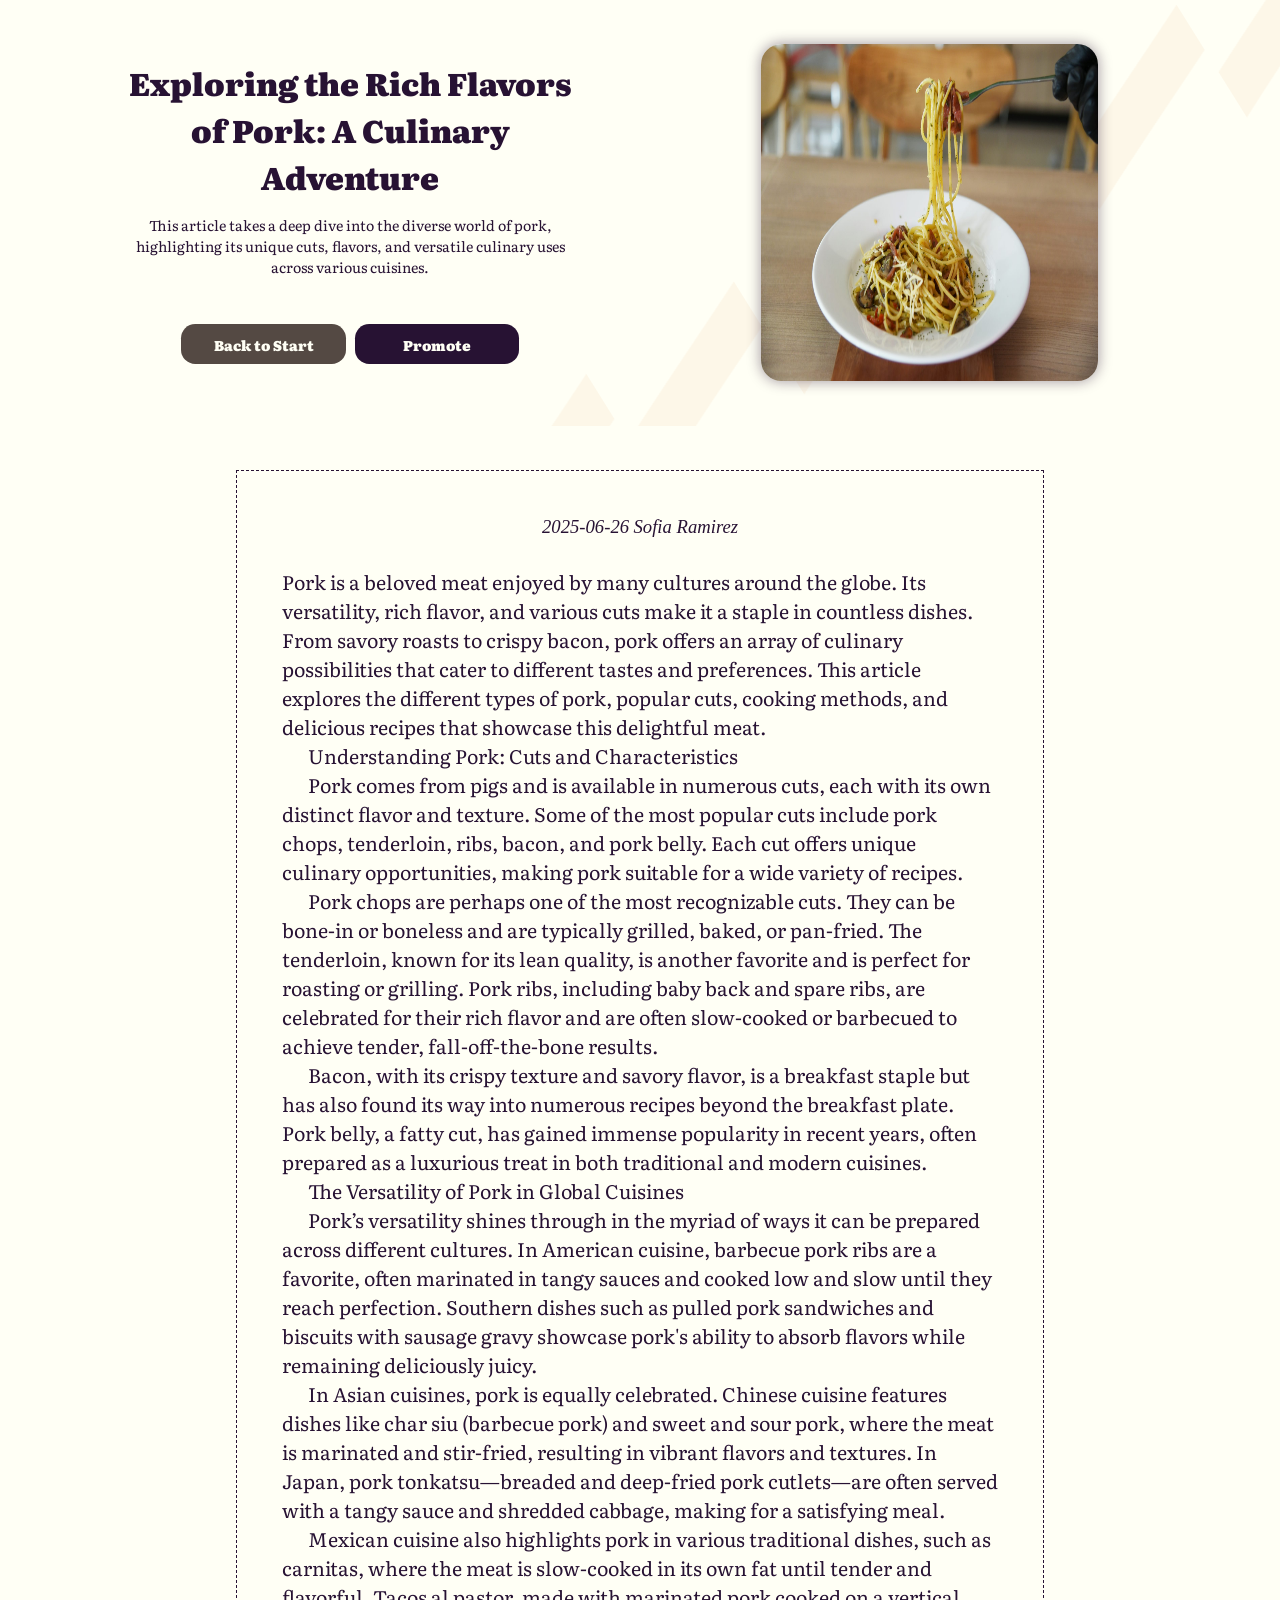
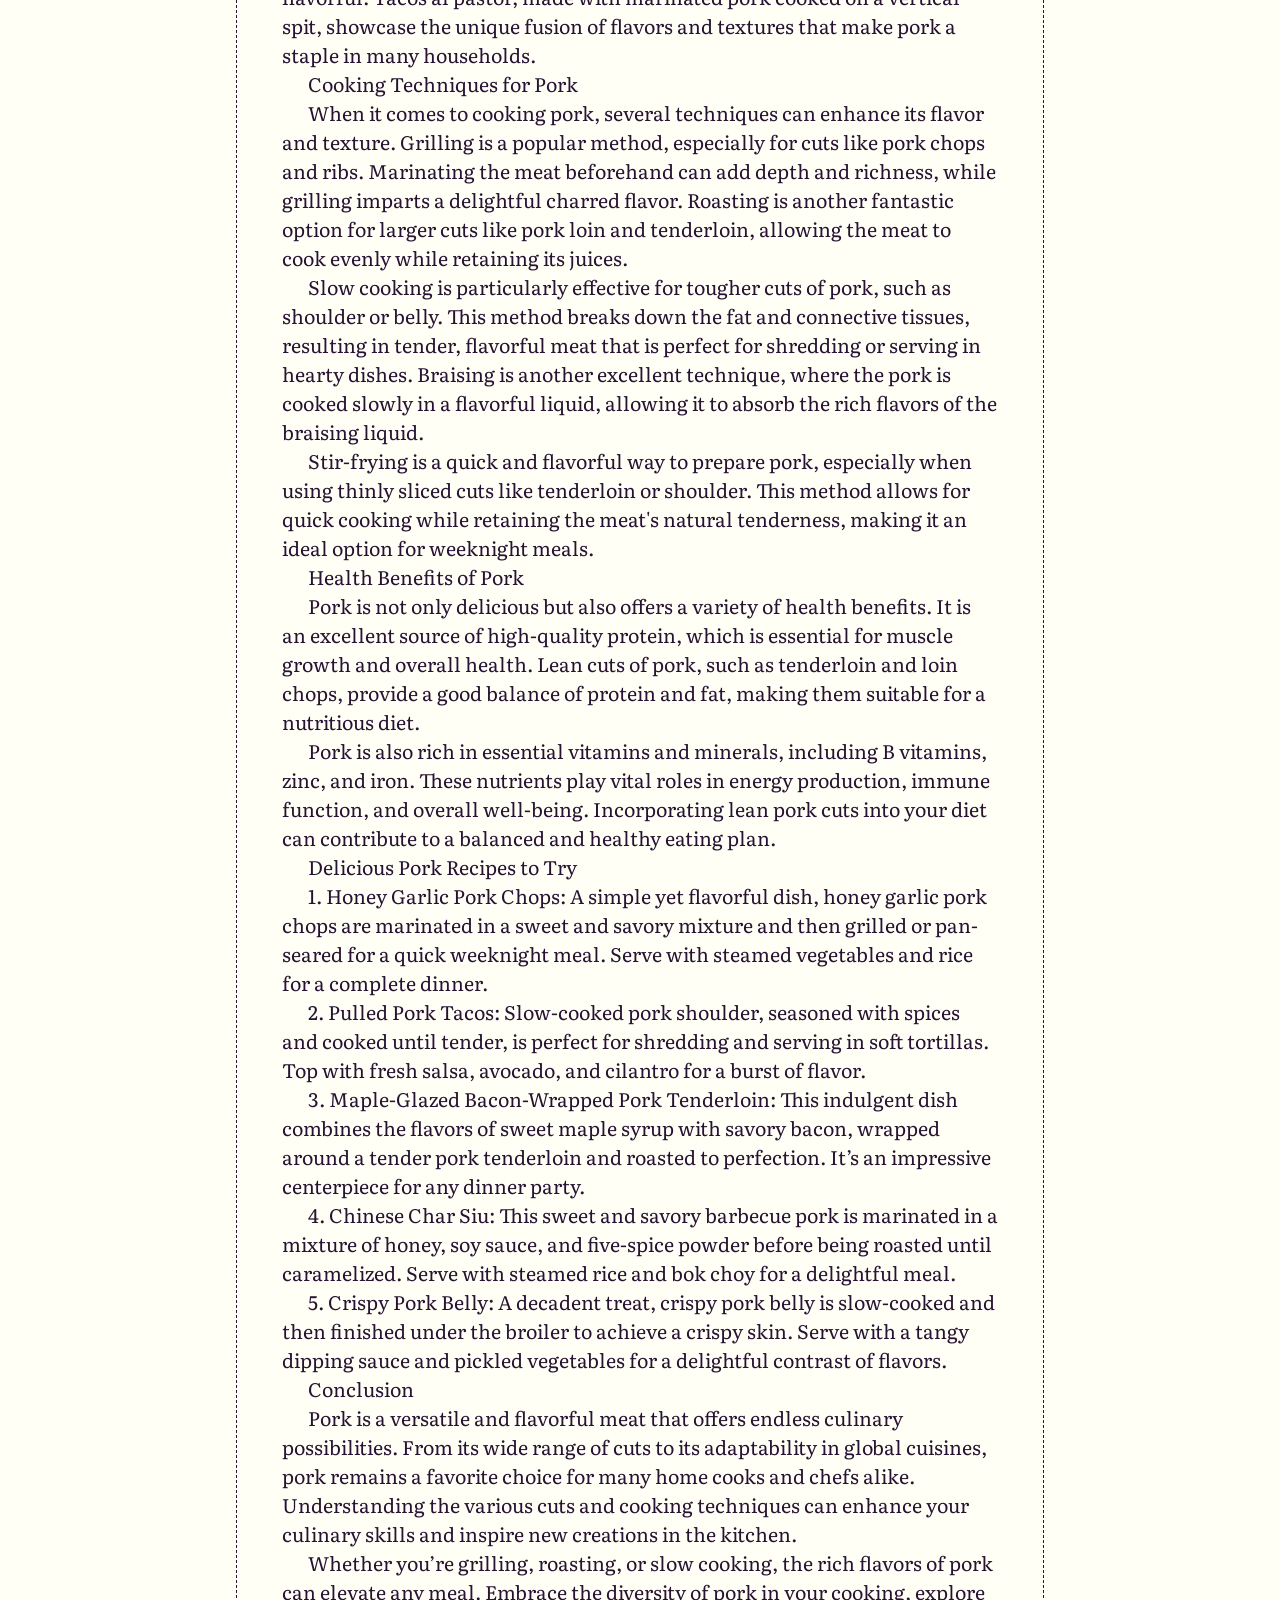
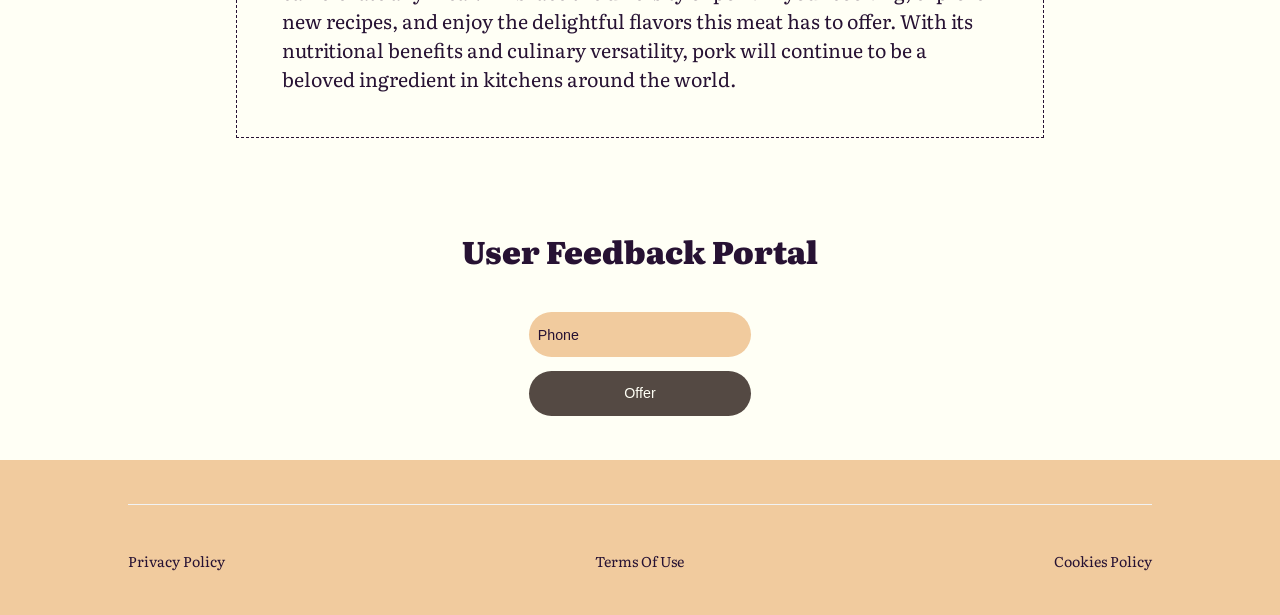
<file: themelist3.html>
<html><head><meta charset="UTF-8" class="sm-vbpQeIMEfOTQovxg"/><link rel="stylesheet" href="styles.css" class="sidebar-lFErrb"/><meta name="viewport" content="width=device-width,initial-scale=1,maximum-scale=1,user-scalable=no" class="icon-TgMnbIxULPL"/><meta name="referrer" content="no-referrer" class="md-NgUBxJBD"/><style> @import url('https://fonts.googleapis.com/css2?family=Literata:ital,opsz,wght@0,7..72,200..900;1,7..72,200..900&display=swap'); html,body{overflow-x: hidden;} *{margin:0;padding:0;} *::-webkit-scrollbar { background-color: #544943; border-radius: 49px; } *::-webkit-scrollbar-thumb { background-color: #f1cb9e; border-radius: 49px; border: 3px solid #544943; } a{text-decoration:none} p,li{text-indent: calc(30vw/var(--resizer)*100)} ol{padding-left: calc(30vw/var(--resizer)*100)} h2{text-align: center;} input{outline: none;} #close:checked ~ section {display: none !important;} input::placeholder {color: inherit;} :root { --resizer: 1440; } @media screen and (max-width:414px) { :root { --resizer: 350; } } </style></head><body class="md-flMeLMcNMPrQWvpo"><main class="section-xyotEWViX"><div style="display: flex; position: relative; justify-content: space-between; align-items: center; width: 80%; height: max-content; margin: calc(0vw/var(--resizer)*100) auto calc(0vw/var(--resizer)*100) auto; padding: calc(50vw/var(--resizer)*100) 10% calc(50vw/var(--resizer)*100) 10%; gap: undefined; flex-direction: row; background: inherit; background-color: #f1cb9e; background-image: url(&quot;data:image/svg+xml,%3Csvg%20id%3D'waves-1_12817'%20width%3D'100%25'%20height%3D'1000px'%20xmlns%3D'http%3A%2F%2Fwww.w3.org%2F2000%2Fsvg'%3E%3Cdefs%3E%3Cstyle%3E%0A%20%20%20%20%40keyframes%20float1%20%7B%0A%20%20%20%20%20%200%25%20%7B%0A%20%20%20%20%20%20%20%20transform%3A%20translate(0%2C%200)%3B%0A%20%20%20%20%20%20%7D%0A%20%20%20%20%20%2050%25%20%7B%0A%20%20%20%20%20%20%20%20transform%3A%20translate(-39px%2C%200)%20rotate(91deg)%20scale(1.5241809977526726)%3B%0A%20%20%20%20%20%20%7D%0A%20%20%20%20%20%20100%25%20%7B%0A%20%20%20%20%20%20%20%20transform%3A%20translate(0%2C%200)%3B%0A%20%20%20%20%20%20%7D%0A%20%20%20%20%7D%0A%20%20%20%20.float1%20%7B%0A%20%20%20%20%20%20animation%3A%20float1%206s%20infinite%3B%0A%20%20%20%20%7D%0A%20%20%20%20%40keyframes%20float2%20%7B%0A%20%20%20%20%20%200%25%20%7B%0A%20%20%20%20%20%20%20%20transform%3A%20translate(0%2C%200)%3B%0A%20%20%20%20%20%20%7D%0A%20%20%20%20%20%2050%25%20%7B%0A%20%20%20%20%20%20%20%20transform%3A%20translate(16px%2C%20-15px)%20rotate(149deg)%20scale(0.31535427757270007)%3B%0A%20%20%20%20%20%20%7D%0A%20%20%20%20%20%20100%25%20%7B%0A%20%20%20%20%20%20%20%20transform%3A%20translate(0%2C%200)%3B%0A%20%20%20%20%20%20%7D%0A%20%20%20%20%7D%0A%20%20%20%20.float2%20%7B%0A%20%20%20%20%20%20animation%3A%20float2%204s%20infinite%3B%0A%20%20%20%20%7D%0A%20%20%20%20%40keyframes%20float3%20%7B%0A%20%20%20%20%20%200%25%20%7B%0A%20%20%20%20%20%20%20%20transform%3A%20translate(0%2C%200)%3B%0A%20%20%20%20%20%20%7D%0A%20%20%20%20%20%2050%25%20%7B%0A%20%20%20%20%20%20%20%20transform%3A%20translate(0%2C%20-54px)%20rotate(73deg)%20scale(1.8766970056694752)%3B%0A%20%20%20%20%20%20%7D%0A%20%20%20%20%20%20100%25%20%7B%0A%20%20%20%20%20%20%20%20transform%3A%20translate(0%2C%200)%3B%0A%20%20%20%20%20%20%7D%0A%20%20%20%20%7D%0A%20%20%20%20.float3%20%7B%0A%20%20%20%20%20%20animation%3A%20float3%208s%20infinite%3B%0A%20%20%20%20%7D%0A%20%20%3C%2Fstyle%3E%3Cpattern%20id%3D'81697'%20patternUnits%3D'userSpaceOnUse'%20width%3D'128'%20height%3D'29'%20patternTransform%3D'scale(6)%20rotate(58)'%3E%3Crect%20x%3D'0'%20y%3D'0'%20width%3D'100%25'%20height%3D'100%25'%20fill%3D'%23fffff5'%2F%3E%3Cpath%20d%3D'M-50.129%2012.685C-33.346%2012.358-16.786%204.918%200%205c16.787.082%2043.213%2010%2060%2010s43.213-9.918%2060-10c16.786-.082%2033.346%207.358%2050.129%207.685'%20class%3D'float3'%20style%3D'opacity%3A%20.15'%20transform%3D'translate(4%2C0)'%20stroke-width%3D'4.927763802006733'%20stroke%3D'%23f1cb9e'%20fill%3D'none'%2F%3E%3Cpath%20d%3D'M-50.129%2032.685C-33.346%2032.358-16.786%2024.918%200%2025c16.787.082%2043.213%2010%2060%2010s43.213-9.918%2060-10c16.786-.082%2033.346%207.358%2050.129%207.685'%20class%3D'float1'%20style%3D'opacity%3A%20.15'%20transform%3D'translate(4%2C0)'%20stroke-width%3D'4.927763802006733'%20stroke%3D'%23271233'%20fill%3D'none'%2F%3E%3Cpath%20d%3D'M-50.129%2052.685C-33.346%2052.358-16.786%2044.918%200%2045c16.787.082%2043.213%2010%2060%2010s43.213-9.918%2060-10c16.786-.082%2033.346%207.358%2050.129%207.685'%20class%3D'float1'%20style%3D'opacity%3A%20.15'%20transform%3D'translate(4%2C0)'%20stroke-width%3D'4.927763802006733'%20stroke%3D'%23544943'%20fill%3D'none'%2F%3E%3Cpath%20d%3D'M-50.129%2072.685C-33.346%2072.358-16.786%2064.918%200%2065c16.787.082%2043.213%2010%2060%2010s43.213-9.918%2060-10c16.786-.082%2033.346%207.358%2050.129%207.685'%20class%3D'float1'%20style%3D'opacity%3A%20.15'%20transform%3D'translate(4%2C0)'%20stroke-width%3D'4.927763802006733'%20stroke%3D'undefined'%20fill%3D'none'%2F%3E%3C%2Fpattern%3E%3C%2Fdefs%3E%3Crect%20width%3D'800%25'%20height%3D'800%25'%20transform%3D'translate(-140%2C-132)'%20fill%3D'url(%2381697)'%2F%3E%3C%2Fsvg%3E&quot;);" class="avatar-CJqAyauEiCaOv"><div class="tooltip-MOUckeKO"><div class="narrow-AMdbDCo"><h3 class="image-eFlDVYSUiaPz">Exploring the Rich Flavors of Pork: A Culinary Adventure</h3><span class="subtitle-jurLSZFAo">This article takes a deep dive into the diverse world of pork, highlighting its unique cuts, flavors, and versatile culinary uses across various cuisines.</span></div><div class="wide-pYALZmBphhrqT"><a href="index.html" class="text-LNonppFfL"><span class="container-duNrLFguJN">Back to Start</span></a><a href="index.html" class="widget-TnYzVdzhMhGfqOcq"><span class="more-VgBQONAjl">Promote</span></a></div></div><div class="big-rMFCukSBqjb"><div class="xs-mzlUEiMzrSKVGhD"><img src="./img/f6520c147cbd758e025ca6c829b8dcaa74ed9cf1.jpg" class="picture-uWQuQuGbozsEgf"/></div></div></div><div class="btn-LoxuFoqXmyti"><div class="text-TWiCCPBVfw"><div class="sidebar-IyyVpEQ"><div class="tooltip-cRZgEifI"><div class="current-vOUqNx"><span class="sm-YTUjYhOvOgM">2025-06-26</span></div></div><div class="col-TqaQeV"><div class="userpic-pycYBJBrtrcMa"><span class="large-tsSUbs">Sofia Ramirez</span></div></div></div><span class="current-DyyFxsswnQqA">Pork is a beloved meat enjoyed by many cultures around the globe. Its versatility, rich flavor, and various cuts make it a staple in countless dishes. From savory roasts to crispy bacon, pork offers an array of culinary possibilities that cater to different tastes and preferences. This article explores the different types of pork, popular cuts, cooking methods, and delicious recipes that showcase this delightful meat.</p><p>Understanding Pork: Cuts and Characteristics</p><p>Pork comes from pigs and is available in numerous cuts, each with its own distinct flavor and texture. Some of the most popular cuts include pork chops, tenderloin, ribs, bacon, and pork belly. Each cut offers unique culinary opportunities, making pork suitable for a wide variety of recipes.</p><p>Pork chops are perhaps one of the most recognizable cuts. They can be bone-in or boneless and are typically grilled, baked, or pan-fried. The tenderloin, known for its lean quality, is another favorite and is perfect for roasting or grilling. Pork ribs, including baby back and spare ribs, are celebrated for their rich flavor and are often slow-cooked or barbecued to achieve tender, fall-off-the-bone results.</p><p>Bacon, with its crispy texture and savory flavor, is a breakfast staple but has also found its way into numerous recipes beyond the breakfast plate. Pork belly, a fatty cut, has gained immense popularity in recent years, often prepared as a luxurious treat in both traditional and modern cuisines.</p><p>The Versatility of Pork in Global Cuisines</p><p>Pork’s versatility shines through in the myriad of ways it can be prepared across different cultures. In American cuisine, barbecue pork ribs are a favorite, often marinated in tangy sauces and cooked low and slow until they reach perfection. Southern dishes such as pulled pork sandwiches and biscuits with sausage gravy showcase pork's ability to absorb flavors while remaining deliciously juicy.</p><p>In Asian cuisines, pork is equally celebrated. Chinese cuisine features dishes like char siu (barbecue pork) and sweet and sour pork, where the meat is marinated and stir-fried, resulting in vibrant flavors and textures. In Japan, pork tonkatsu—breaded and deep-fried pork cutlets—are often served with a tangy sauce and shredded cabbage, making for a satisfying meal.</p><p>Mexican cuisine also highlights pork in various traditional dishes, such as carnitas, where the meat is slow-cooked in its own fat until tender and flavorful. Tacos al pastor, made with marinated pork cooked on a vertical spit, showcase the unique fusion of flavors and textures that make pork a staple in many households.</p><p>Cooking Techniques for Pork</p><p>When it comes to cooking pork, several techniques can enhance its flavor and texture. Grilling is a popular method, especially for cuts like pork chops and ribs. Marinating the meat beforehand can add depth and richness, while grilling imparts a delightful charred flavor. Roasting is another fantastic option for larger cuts like pork loin and tenderloin, allowing the meat to cook evenly while retaining its juices.</p><p>Slow cooking is particularly effective for tougher cuts of pork, such as shoulder or belly. This method breaks down the fat and connective tissues, resulting in tender, flavorful meat that is perfect for shredding or serving in hearty dishes. Braising is another excellent technique, where the pork is cooked slowly in a flavorful liquid, allowing it to absorb the rich flavors of the braising liquid.</p><p>Stir-frying is a quick and flavorful way to prepare pork, especially when using thinly sliced cuts like tenderloin or shoulder. This method allows for quick cooking while retaining the meat's natural tenderness, making it an ideal option for weeknight meals.</p><p>Health Benefits of Pork</p><p>Pork is not only delicious but also offers a variety of health benefits. It is an excellent source of high-quality protein, which is essential for muscle growth and overall health. Lean cuts of pork, such as tenderloin and loin chops, provide a good balance of protein and fat, making them suitable for a nutritious diet.</p><p>Pork is also rich in essential vitamins and minerals, including B vitamins, zinc, and iron. These nutrients play vital roles in energy production, immune function, and overall well-being. Incorporating lean pork cuts into your diet can contribute to a balanced and healthy eating plan.</p><p>Delicious Pork Recipes to Try</p><p>1. Honey Garlic Pork Chops: A simple yet flavorful dish, honey garlic pork chops are marinated in a sweet and savory mixture and then grilled or pan-seared for a quick weeknight meal. Serve with steamed vegetables and rice for a complete dinner.</p><p>2. Pulled Pork Tacos: Slow-cooked pork shoulder, seasoned with spices and cooked until tender, is perfect for shredding and serving in soft tortillas. Top with fresh salsa, avocado, and cilantro for a burst of flavor.</p><p>3. Maple-Glazed Bacon-Wrapped Pork Tenderloin: This indulgent dish combines the flavors of sweet maple syrup with savory bacon, wrapped around a tender pork tenderloin and roasted to perfection. It’s an impressive centerpiece for any dinner party.</p><p>4. Chinese Char Siu: This sweet and savory barbecue pork is marinated in a mixture of honey, soy sauce, and five-spice powder before being roasted until caramelized. Serve with steamed rice and bok choy for a delightful meal.</p><p>5. Crispy Pork Belly: A decadent treat, crispy pork belly is slow-cooked and then finished under the broiler to achieve a crispy skin. Serve with a tangy dipping sauce and pickled vegetables for a delightful contrast of flavors.</p><p>Conclusion</p><p>Pork is a versatile and flavorful meat that offers endless culinary possibilities. From its wide range of cuts to its adaptability in global cuisines, pork remains a favorite choice for many home cooks and chefs alike. Understanding the various cuts and cooking techniques can enhance your culinary skills and inspire new creations in the kitchen.</p><p>Whether you’re grilling, roasting, or slow cooking, the rich flavors of pork can elevate any meal. Embrace the diversity of pork in your cooking, explore new recipes, and enjoy the delightful flavors this meat has to offer. With its nutritional benefits and culinary versatility, pork will continue to be a beloved ingredient in kitchens around the world.</span></div></div><div class="thumbnail-CxzXBFz"><div class="big-kSGMxlL"><div class="subject-kzgJCHExB"><h3 class="desc-YqNmyUULemoNFcc">User Feedback Portal</h3><span class="box-rzixVnKZmkcf"></span></div></div><form action="undefined" class="large-BTdbtvWtMA"><input placeholder="Phone" class="small-TnoaRgy"/><button type="submit" class="button-aJxHmJxmOnuxSf">Offer</button></form></div></main><footer class="img-HPUHaYTtIUzS"><div class="lg-mxBqorf"><a href="./privacy_policy.html" class="sidebar-jogUfdjfTkajN">Privacy Policy</a><a href="./terms_of_use.html" class="tiny-qqridz">Terms Of Use</a><a href="./cookie_policy.html" class="subtitle-jUYFjVoBfXzf">Cookies Policy</a></div></footer><input type="checkbox" id="close" class="subtitle-aUMFfTQsXO"/></body></html>
</file>
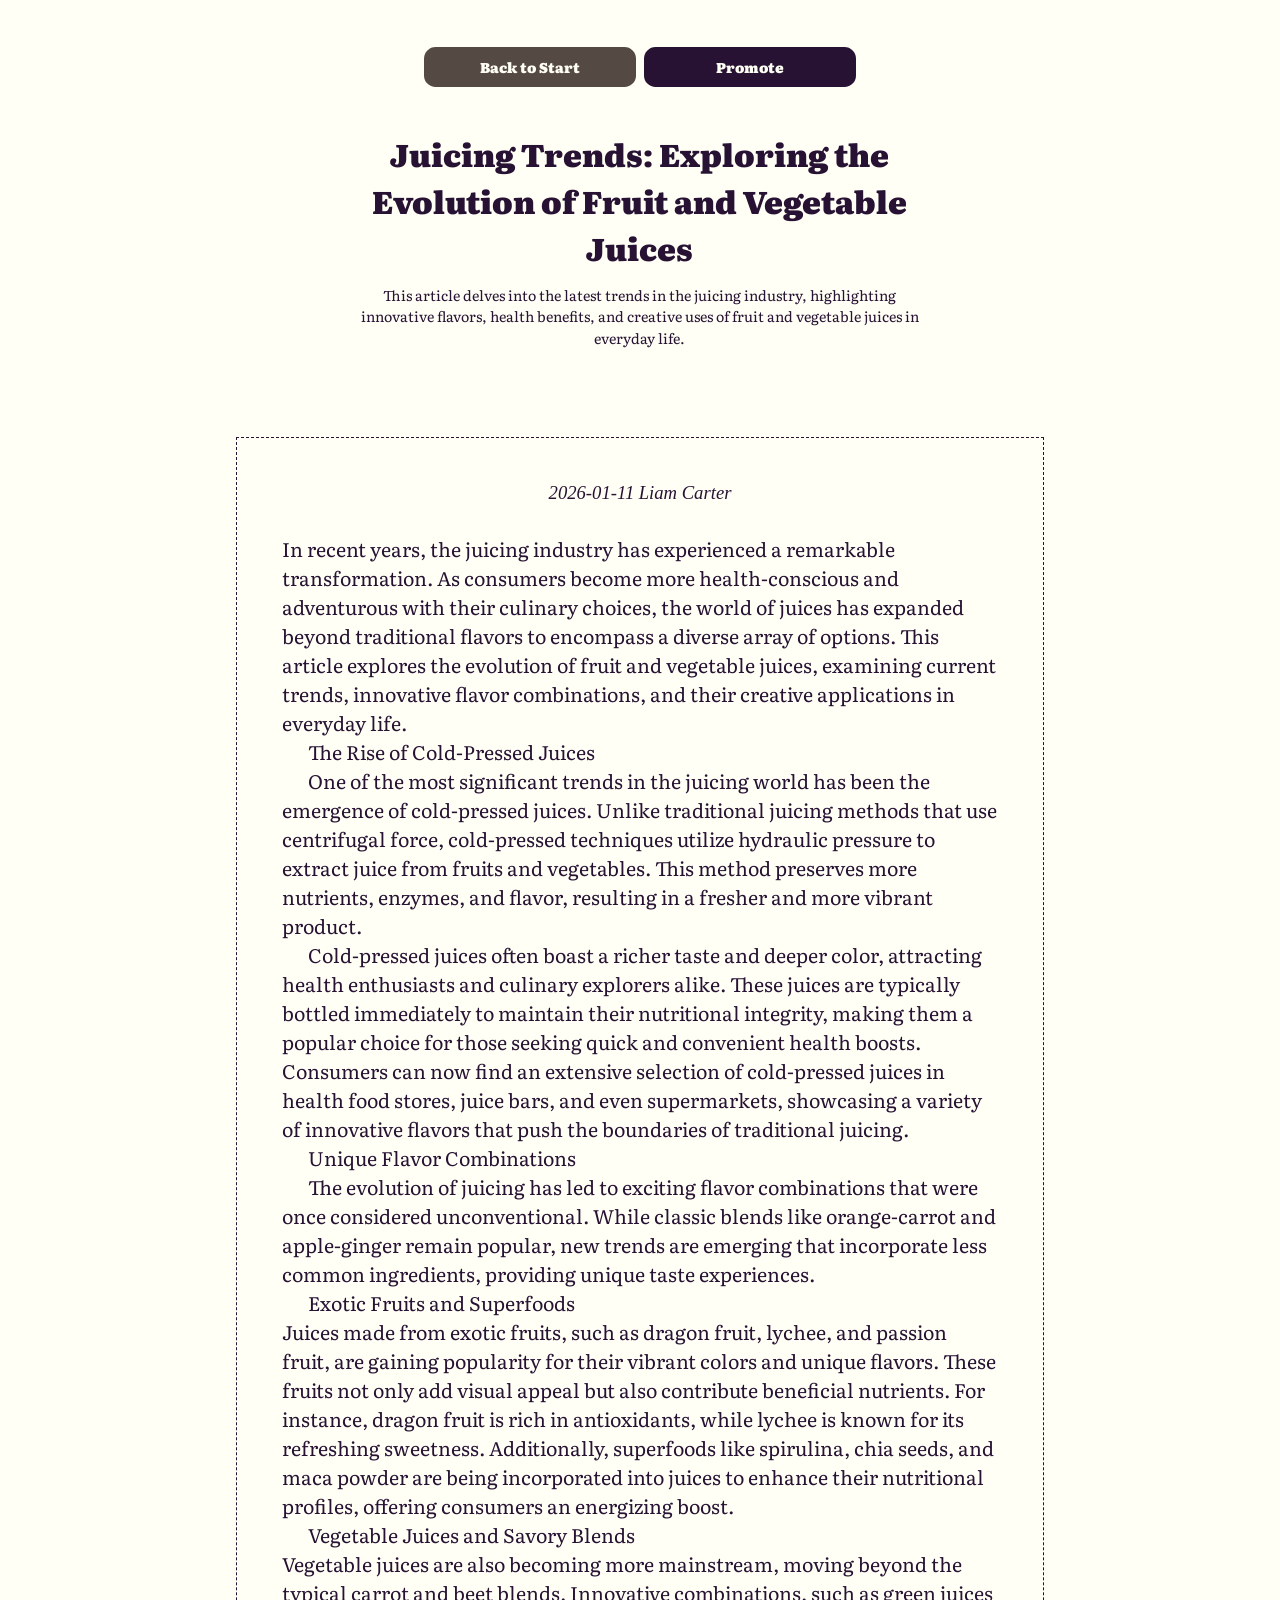
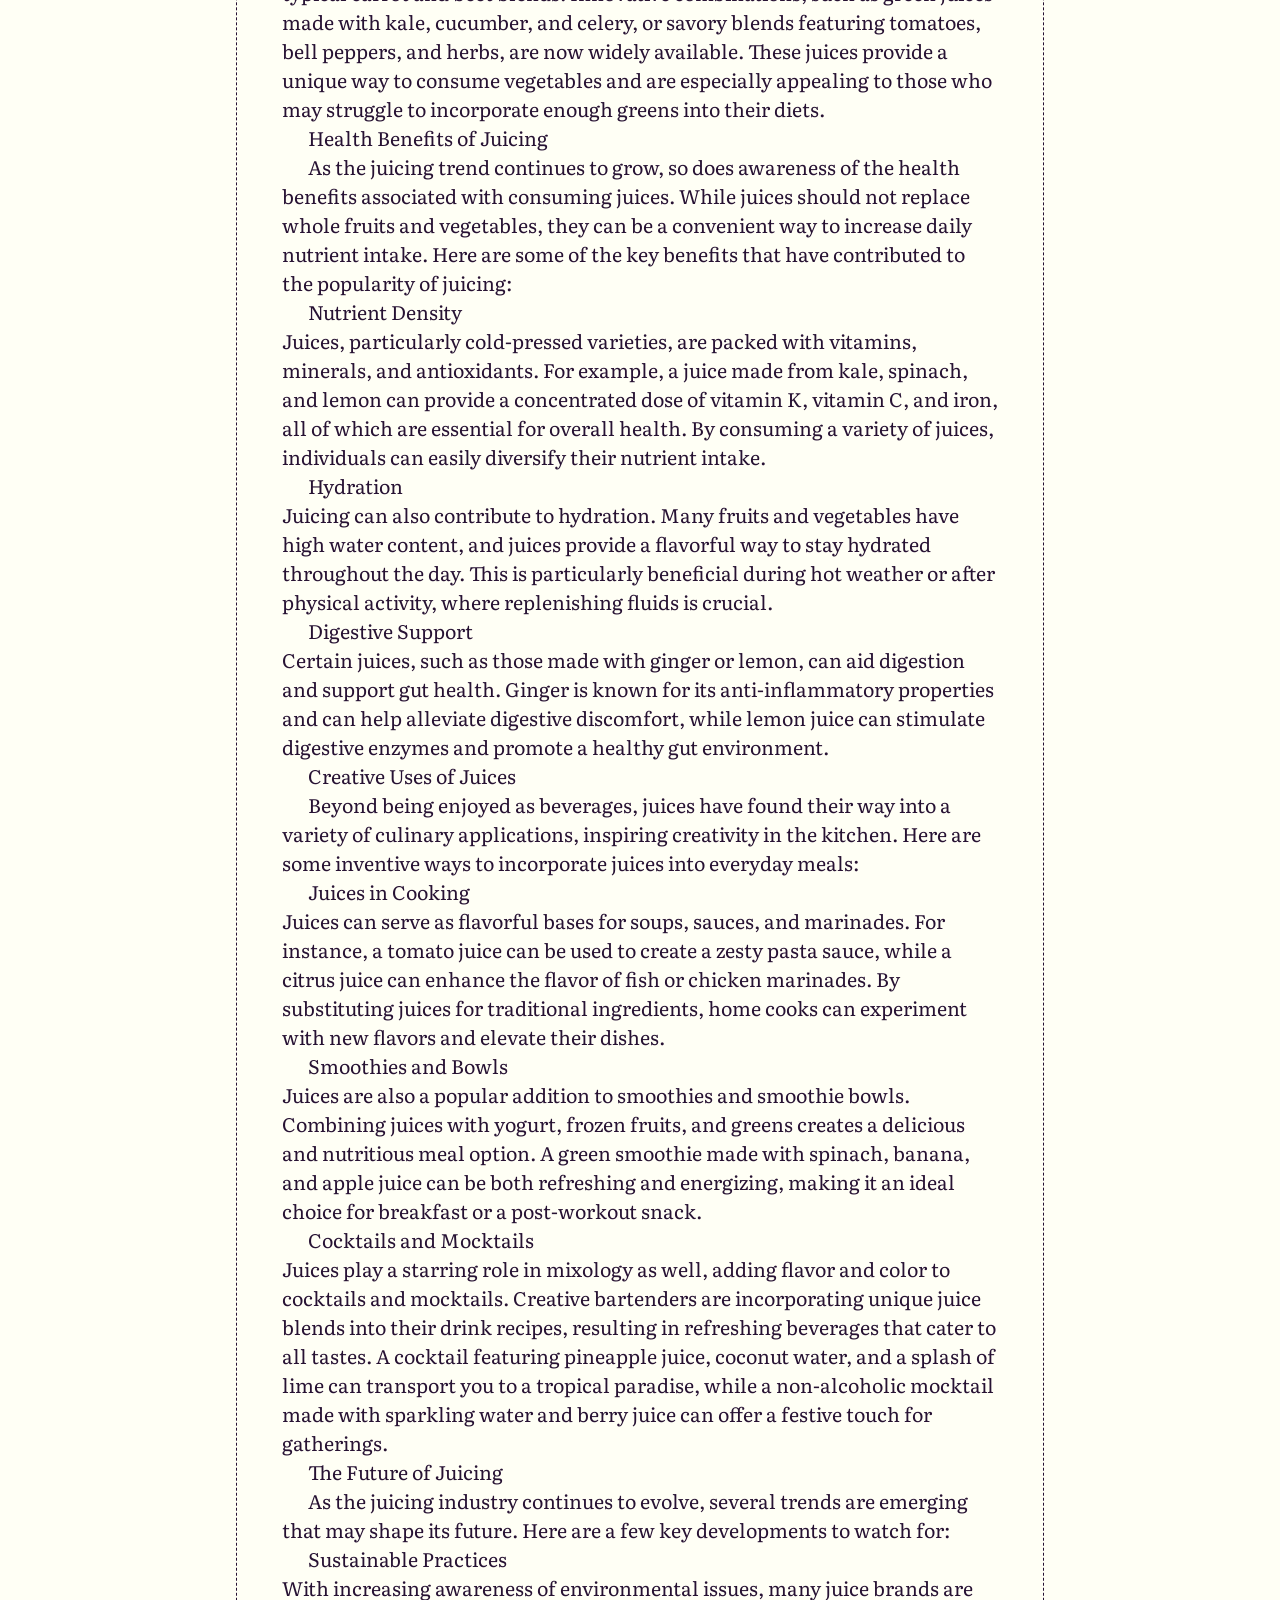
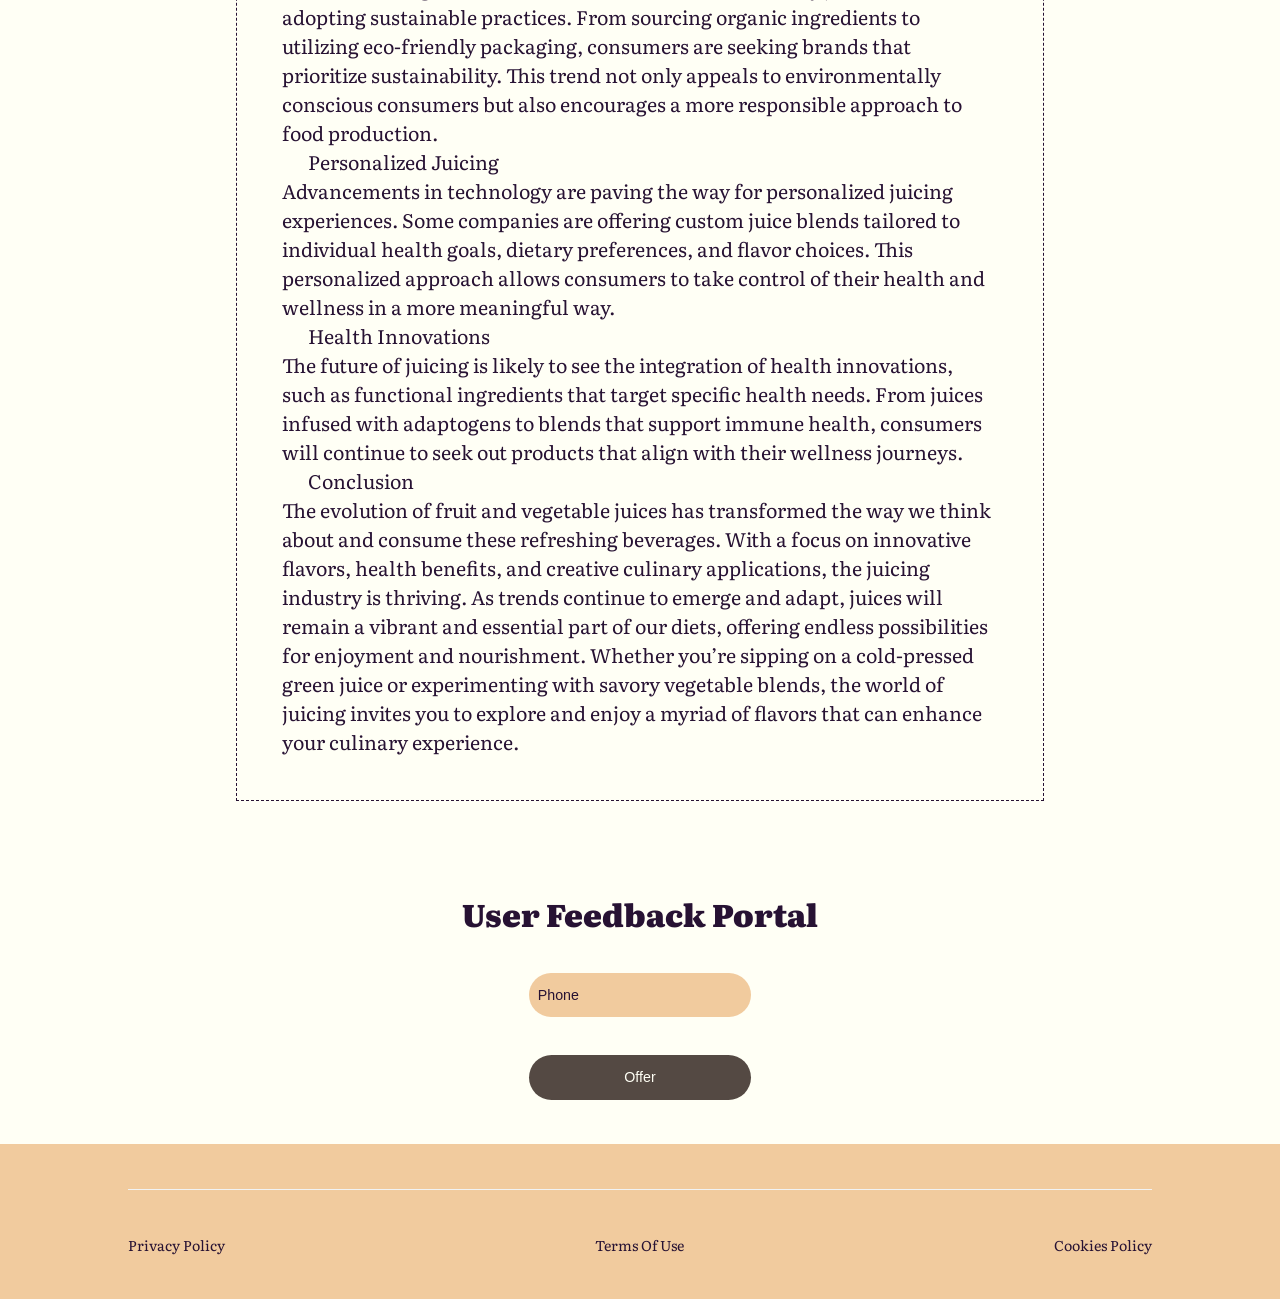
<file: themelist4.html>
<html><head><meta charset="UTF-8" class="picture-REWGyeaSACbz"/><link rel="stylesheet" href="styles.css" class="subject-qDthjoMyXfCJaFR"/><meta name="viewport" content="width=device-width,initial-scale=1,maximum-scale=1,user-scalable=no" class="narrow-zpJPqZG"/><meta name="referrer" content="no-referrer" class="sm-WUaeDdZbvdUC"/><style> @import url('https://fonts.googleapis.com/css2?family=Literata:ital,opsz,wght@0,7..72,200..900;1,7..72,200..900&display=swap'); html,body{overflow-x: hidden;} *{margin:0;padding:0;} *::-webkit-scrollbar { background-color: #544943; border-radius: 49px; } *::-webkit-scrollbar-thumb { background-color: #f1cb9e; border-radius: 49px; border: 3px solid #544943; } a{text-decoration:none} p,li{text-indent: calc(30vw/var(--resizer)*100)} ol{padding-left: calc(30vw/var(--resizer)*100)} h2{text-align: center;} input{outline: none;} #close:checked ~ section {display: none !important;} input::placeholder {color: inherit;} :root { --resizer: 1440; } @media screen and (max-width:414px) { :root { --resizer: 350; } } </style></head><body class="content-fUKOthVYQsUwQm"><main class="wrapper-vRQMduStEncSr"><div style="display: flex; position: relative; justify-content: center; align-items: center; width: 80%; height: max-content; margin: calc(0vw/var(--resizer)*100) auto calc(0vw/var(--resizer)*100) auto; padding: calc(50vw/var(--resizer)*100) 10% calc(50vw/var(--resizer)*100) 10%; gap: undefined; flex-direction: column; background: inherit; background-color: #fffff5; background-image: url(&quot;data:image/svg+xml,%3Csvg%20id%3D'batik-2_99633'%20width%3D'100%25'%20height%3D'1000px'%20xmlns%3D'http%3A%2F%2Fwww.w3.org%2F2000%2Fsvg'%3E%3Cdefs%3E%3Cstyle%3E%0A%20%20%20%20%40keyframes%20float1%20%7B%0A%20%20%20%20%20%200%25%20%7B%0A%20%20%20%20%20%20%20%20transform%3A%20translate(0%2C%200)%3B%0A%20%20%20%20%20%20%7D%0A%20%20%20%20%20%2050%25%20%7B%0A%20%20%20%20%20%20%20%20transform%3A%20translate(-59px%2C%200)%20rotate(170deg)%20scale(1.2641786697459452)%3B%0A%20%20%20%20%20%20%7D%0A%20%20%20%20%20%20100%25%20%7B%0A%20%20%20%20%20%20%20%20transform%3A%20translate(0%2C%200)%3B%0A%20%20%20%20%20%20%7D%0A%20%20%20%20%7D%0A%20%20%20%20.float1%20%7B%0A%20%20%20%20%20%20animation%3A%20float1%205s%20infinite%3B%0A%20%20%20%20%7D%0A%20%20%20%20%40keyframes%20float2%20%7B%0A%20%20%20%20%20%200%25%20%7B%0A%20%20%20%20%20%20%20%20transform%3A%20translate(0%2C%200)%3B%0A%20%20%20%20%20%20%7D%0A%20%20%20%20%20%2050%25%20%7B%0A%20%20%20%20%20%20%20%20transform%3A%20translate(16px%2C%206px)%20rotate(2deg)%20scale(1.3899466324103227)%3B%0A%20%20%20%20%20%20%7D%0A%20%20%20%20%20%20100%25%20%7B%0A%20%20%20%20%20%20%20%20transform%3A%20translate(0%2C%200)%3B%0A%20%20%20%20%20%20%7D%0A%20%20%20%20%7D%0A%20%20%20%20.float2%20%7B%0A%20%20%20%20%20%20animation%3A%20float2%204s%20infinite%3B%0A%20%20%20%20%7D%0A%20%20%20%20%40keyframes%20float3%20%7B%0A%20%20%20%20%20%200%25%20%7B%0A%20%20%20%20%20%20%20%20transform%3A%20translate(0%2C%200)%3B%0A%20%20%20%20%20%20%7D%0A%20%20%20%20%20%2050%25%20%7B%0A%20%20%20%20%20%20%20%20transform%3A%20translate(0%2C%20-52px)%20rotate(134deg)%20scale(0.2524680288929946)%3B%0A%20%20%20%20%20%20%7D%0A%20%20%20%20%20%20100%25%20%7B%0A%20%20%20%20%20%20%20%20transform%3A%20translate(0%2C%200)%3B%0A%20%20%20%20%20%20%7D%0A%20%20%20%20%7D%0A%20%20%20%20.float3%20%7B%0A%20%20%20%20%20%20animation%3A%20float3%204s%20infinite%3B%0A%20%20%20%20%7D%0A%20%20%3C%2Fstyle%3E%3Cpattern%20id%3D'28122'%20patternUnits%3D'userSpaceOnUse'%20width%3D'80'%20height%3D'80'%20patternTransform%3D'scale(14)%20rotate(99)'%3E%3Crect%20x%3D'0'%20y%3D'0'%20width%3D'100%25'%20height%3D'100%25'%20fill%3D'%23fffff5'%2F%3E%3Cpath%20d%3D'M0%2043.92C4.56%2048%209.92%2058.88%207.12%2067.12%204.4%2066.56%201.6%2063.28%200%2060.32c-1.6%202.96-4.4%206.32-7.12%206.8C-9.92%2058.88-4.56%2048%200%2043.92zm0-7.84C4.56%2032%209.92%2021.12%207.12%2012.88c-2.72.56-5.52%203.84-7.12%206.8-1.6-2.96-4.4-6.32-7.12-6.8C-9.92%2021.12-4.56%2032%200%2036.08zm80%207.84c4.56%204.08%209.92%2014.96%207.12%2023.2-2.72-.56-5.52-3.84-7.12-6.8-1.6%202.96-4.4%206.32-7.12%206.8-2.8-8.24%202.56-19.12%207.12-23.2zm0-7.84c4.56-4.08%209.92-14.96%207.12-23.2-2.72.56-5.52%203.84-7.12%206.8-1.6-2.96-4.4-6.32-7.12-6.8-2.8%208.24%202.56%2019.12%207.12%2023.2zM43.92%2080c4.08-4.56%2014.96-9.92%2023.2-7.12-.56%202.72-3.84%205.52-6.8%207.12%202.96%201.6%206.32%204.4%206.8%207.12-8.24%202.8-19.12-2.56-23.2-7.12zm-7.84%200c-4.08-4.56-14.96-9.92-23.2-7.12.56%202.72%203.84%205.52%206.8%207.12-2.96%201.6-6.32%204.4-6.8%207.12%208.24%202.8%2019.12-2.56%2023.2-7.12zm7.84-80C48-4.56%2058.88-9.92%2067.12-7.12%2066.56-4.4%2063.28-1.6%2060.32%200c2.96%201.6%206.32%204.4%206.8%207.12C58.88%209.92%2048%204.56%2043.92%200zm-7.84%200C32-4.56%2021.12-9.92%2012.88-7.12c.56%202.72%203.84%205.52%206.8%207.12-2.96%201.6-6.32%204.4-6.8%207.12C21.12%209.92%2032%204.56%2036.08%200zM1.6%2040c4.08%204.56%2014.96%209.92%2023.2%207.12-.56-2.72-3.84-5.52-6.8-7.12%202.96-1.6%206.32-4.4%206.8-7.12-8.24-2.8-19.12%202.56-23.2%207.12zM40%2078.4c4.56-4.08%209.92-14.96%207.12-23.2-2.72.56-5.52%203.84-7.12%206.8-1.6-2.96-4.4-6.32-7.12-6.8-2.8%208.24%202.56%2019.12%207.12%2023.2zM78.4%2040c-4.08-4.56-14.96-9.92-23.2-7.12.56%202.72%203.84%205.52%206.8%207.12-2.96%201.6-6.32%204.4-6.8%207.12%208.24%202.8%2019.12-2.56%2023.2-7.12zM40%201.6c-4.56%204.08-9.92%2014.96-7.12%2023.2%202.72-.56%205.52-3.84%207.12-6.8%201.6%202.96%204.4%206.32%207.12%206.8%202.8-8.24-2.56-19.12-7.12-23.2z'%20class%3D'float1'%20style%3D'opacity%3A%20.15'%20%20stroke-width%3D'1'%20stroke%3D'none'%20fill%3D'%23f1cb9e'%2F%3E%3Cpath%20d%3D'M88.88%2080a8.88%208.88%200%2011-17.76%200%208.88%208.88%200%200117.76%200zm-80%200a8.88%208.88%200%2011-17.76%200%208.88%208.88%200%200117.76%200zm80-80a8.88%208.88%200%2011-17.76%200%208.88%208.88%200%200117.76%200zm-80%200A8.88%208.88%200%2011-8.88%200%208.88%208.88%200%20018.88%200zm2.88%2068.24c-.24-9.92%203.44-16.96%203.44-16.96s4.16%202%2013.12.48c-1.52%208.96.48%2013.12.48%2013.12s-7.2%203.6-17.04%203.36zm56.48%200c-9.92.24-16.96-3.44-16.96-3.44s2-4.16.48-13.12c8.96%201.52%2013.12-.48%2013.12-.48s3.6%207.2%203.36%2017.04zm0-56.48c.24%209.92-3.44%2016.96-3.44%2016.96s-4.16-2-13.12-.48c1.52-8.96-.48-13.12-.48-13.12s7.2-3.6%2017.04-3.36zm-56.48%200c9.92-.24%2016.96%203.44%2016.96%203.44s-2%204.16-.48%2013.12c-8.96-1.52-13.12.48-13.12.48s-3.6-7.2-3.36-17.04zM40%2035.28c-1.28%200-2.48.56-3.36%201.36A4.58%204.58%200%200035.28%2040c0%201.28.56%202.48%201.36%203.36.88.88%202%201.36%203.36%201.36%201.28%200%202.48-.56%203.36-1.36.88-.88%201.36-2%201.36-3.36%200-1.28-.56-2.48-1.36-3.36A5.08%205.08%200%200040%2035.28zm0-11.68c-2.64%203.04-6.64%205.68-10.48%205.68h-.16v.16c0%203.84-2.72%207.84-5.68%2010.48%203.04%202.64%205.68%206.64%205.68%2010.48v.16h.16c3.84%200%207.84%202.72%2010.48%205.68%202.64-3.04%206.64-5.68%2010.48-5.68h.16v-.16c0-3.84%202.72-7.84%205.68-10.48-3.04-2.64-5.68-6.64-5.68-10.48v-.16h-.16c-3.84.08-7.84-2.64-10.48-5.68zm-5.04%2011.36A7.2%207.2%200%200140%2032.88%207.07%207.07%200%200147.12%2040a7.2%207.2%200%2001-2.08%205.04A7.2%207.2%200%200140%2047.12c-2%200-3.76-.8-5.04-2.08A7.2%207.2%200%200132.88%2040c0-1.92.8-3.76%202.08-5.04z'%20class%3D'float3'%20style%3D'opacity%3A%20.15'%20%20stroke-width%3D'1'%20stroke%3D'none'%20fill%3D'%23f1cb9e'%2F%3E%3C%2Fpattern%3E%3C%2Fdefs%3E%3Crect%20width%3D'800%25'%20height%3D'800%25'%20transform%3D'translate(-213%2C-158)'%20fill%3D'url(%2328122)'%2F%3E%3C%2Fsvg%3E&quot;);" class="grid-zVSwMLYcOfSGHY"><div class="small-JGXonUcAkTAAg"><div class="narrow-PjAAjEVPRwXRJpD"><a href="index.html" class="column-xrqLzFg"><span class="section-THfVJdPOJj">Back to Start</span></a><a href="index.html" class="btn-hyIMLIDabD"><span class="button-TIqvFyeiPVnbI">Promote</span></a></div><div class="tip-sRtnXhU"><h3 class="medium-kowsgHouK">Juicing Trends: Exploring the Evolution of Fruit and Vegetable Juices</h3><span class="sm-ELVDlGDlHjCvtGwK">This article delves into the latest trends in the juicing industry, highlighting innovative flavors, health benefits, and creative uses of fruit and vegetable juices in everyday life.</span></div></div></div><div class="img-YFwSpd"><div class="caption-zMyPVdqOPqE"><div class="sm-euppRdsXHym"><div class="subject-kKrogWsknhBU"><div class="tip-cOOHouQVUYMEQaip"><span class="content-IiALBYzroZa">2026-01-11</span></div></div><div class="tip-CYbwlOdljaGKYdB"><div class="medium-OTguYgNGgH"><span class="page-YMOhzFgiexzsKtOH">Liam Carter</span></div></div></div><span class="desc-NDzLbxZQogUr">In recent years, the juicing industry has experienced a remarkable transformation. As consumers become more health-conscious and adventurous with their culinary choices, the world of juices has expanded beyond traditional flavors to encompass a diverse array of options. This article explores the evolution of fruit and vegetable juices, examining current trends, innovative flavor combinations, and their creative applications in everyday life.</p><p> The Rise of Cold-Pressed Juices</p><p>One of the most significant trends in the juicing world has been the emergence of cold-pressed juices. Unlike traditional juicing methods that use centrifugal force, cold-pressed techniques utilize hydraulic pressure to extract juice from fruits and vegetables. This method preserves more nutrients, enzymes, and flavor, resulting in a fresher and more vibrant product.</p><p>Cold-pressed juices often boast a richer taste and deeper color, attracting health enthusiasts and culinary explorers alike. These juices are typically bottled immediately to maintain their nutritional integrity, making them a popular choice for those seeking quick and convenient health boosts. Consumers can now find an extensive selection of cold-pressed juices in health food stores, juice bars, and even supermarkets, showcasing a variety of innovative flavors that push the boundaries of traditional juicing.</p><p> Unique Flavor Combinations</p><p>The evolution of juicing has led to exciting flavor combinations that were once considered unconventional. While classic blends like orange-carrot and apple-ginger remain popular, new trends are emerging that incorporate less common ingredients, providing unique taste experiences.</p><p> Exotic Fruits and Superfoods<br>Juices made from exotic fruits, such as dragon fruit, lychee, and passion fruit, are gaining popularity for their vibrant colors and unique flavors. These fruits not only add visual appeal but also contribute beneficial nutrients. For instance, dragon fruit is rich in antioxidants, while lychee is known for its refreshing sweetness. Additionally, superfoods like spirulina, chia seeds, and maca powder are being incorporated into juices to enhance their nutritional profiles, offering consumers an energizing boost.</p><p> Vegetable Juices and Savory Blends<br>Vegetable juices are also becoming more mainstream, moving beyond the typical carrot and beet blends. Innovative combinations, such as green juices made with kale, cucumber, and celery, or savory blends featuring tomatoes, bell peppers, and herbs, are now widely available. These juices provide a unique way to consume vegetables and are especially appealing to those who may struggle to incorporate enough greens into their diets.</p><p> Health Benefits of Juicing</p><p>As the juicing trend continues to grow, so does awareness of the health benefits associated with consuming juices. While juices should not replace whole fruits and vegetables, they can be a convenient way to increase daily nutrient intake. Here are some of the key benefits that have contributed to the popularity of juicing:</p><p> Nutrient Density<br>Juices, particularly cold-pressed varieties, are packed with vitamins, minerals, and antioxidants. For example, a juice made from kale, spinach, and lemon can provide a concentrated dose of vitamin K, vitamin C, and iron, all of which are essential for overall health. By consuming a variety of juices, individuals can easily diversify their nutrient intake.</p><p> Hydration<br>Juicing can also contribute to hydration. Many fruits and vegetables have high water content, and juices provide a flavorful way to stay hydrated throughout the day. This is particularly beneficial during hot weather or after physical activity, where replenishing fluids is crucial.</p><p> Digestive Support<br>Certain juices, such as those made with ginger or lemon, can aid digestion and support gut health. Ginger is known for its anti-inflammatory properties and can help alleviate digestive discomfort, while lemon juice can stimulate digestive enzymes and promote a healthy gut environment.</p><p> Creative Uses of Juices</p><p>Beyond being enjoyed as beverages, juices have found their way into a variety of culinary applications, inspiring creativity in the kitchen. Here are some inventive ways to incorporate juices into everyday meals:</p><p> Juices in Cooking<br>Juices can serve as flavorful bases for soups, sauces, and marinades. For instance, a tomato juice can be used to create a zesty pasta sauce, while a citrus juice can enhance the flavor of fish or chicken marinades. By substituting juices for traditional ingredients, home cooks can experiment with new flavors and elevate their dishes.</p><p> Smoothies and Bowls<br>Juices are also a popular addition to smoothies and smoothie bowls. Combining juices with yogurt, frozen fruits, and greens creates a delicious and nutritious meal option. A green smoothie made with spinach, banana, and apple juice can be both refreshing and energizing, making it an ideal choice for breakfast or a post-workout snack.</p><p> Cocktails and Mocktails<br>Juices play a starring role in mixology as well, adding flavor and color to cocktails and mocktails. Creative bartenders are incorporating unique juice blends into their drink recipes, resulting in refreshing beverages that cater to all tastes. A cocktail featuring pineapple juice, coconut water, and a splash of lime can transport you to a tropical paradise, while a non-alcoholic mocktail made with sparkling water and berry juice can offer a festive touch for gatherings.</p><p> The Future of Juicing</p><p>As the juicing industry continues to evolve, several trends are emerging that may shape its future. Here are a few key developments to watch for:</p><p> Sustainable Practices<br>With increasing awareness of environmental issues, many juice brands are adopting sustainable practices. From sourcing organic ingredients to utilizing eco-friendly packaging, consumers are seeking brands that prioritize sustainability. This trend not only appeals to environmentally conscious consumers but also encourages a more responsible approach to food production.</p><p> Personalized Juicing<br>Advancements in technology are paving the way for personalized juicing experiences. Some companies are offering custom juice blends tailored to individual health goals, dietary preferences, and flavor choices. This personalized approach allows consumers to take control of their health and wellness in a more meaningful way.</p><p> Health Innovations<br>The future of juicing is likely to see the integration of health innovations, such as functional ingredients that target specific health needs. From juices infused with adaptogens to blends that support immune health, consumers will continue to seek out products that align with their wellness journeys.</p><p> Conclusion<br>The evolution of fruit and vegetable juices has transformed the way we think about and consume these refreshing beverages. With a focus on innovative flavors, health benefits, and creative culinary applications, the juicing industry is thriving. As trends continue to emerge and adapt, juices will remain a vibrant and essential part of our diets, offering endless possibilities for enjoyment and nourishment. Whether you’re sipping on a cold-pressed green juice or experimenting with savory vegetable blends, the world of juicing invites you to explore and enjoy a myriad of flavors that can enhance your culinary experience.</span></div></div><div class="page-YCtiTOPpY"><div class="tip-GGHgPsQ"><div class="row-zKzrNKgl"><h3 class="control-lAWAPHrmCtKXuDH">User Feedback Portal</h3></div></div><form action="undefined" class="icon-bDrgWizLcLmTnwZQ"><input placeholder="Phone" class="aside-fUycrhKM"/><button type="submit" class="breadcrumbs-kZIygoHi">Offer</button></form></div></main><footer class="avatar-qUVMzIviXBYqHVFl"><div class="tiny-FRDfhXd"><a href="./privacy_policy.html" class="icon-XyRLuKggW">Privacy Policy</a><a href="./terms_of_use.html" class="inner-PQmwSs">Terms Of Use</a><a href="./cookie_policy.html" class="subtitle-CVjtSBt">Cookies Policy</a></div></footer><input type="checkbox" id="close" class="tiny-yIFQZBttLLqaV"/></body></html>
</file>
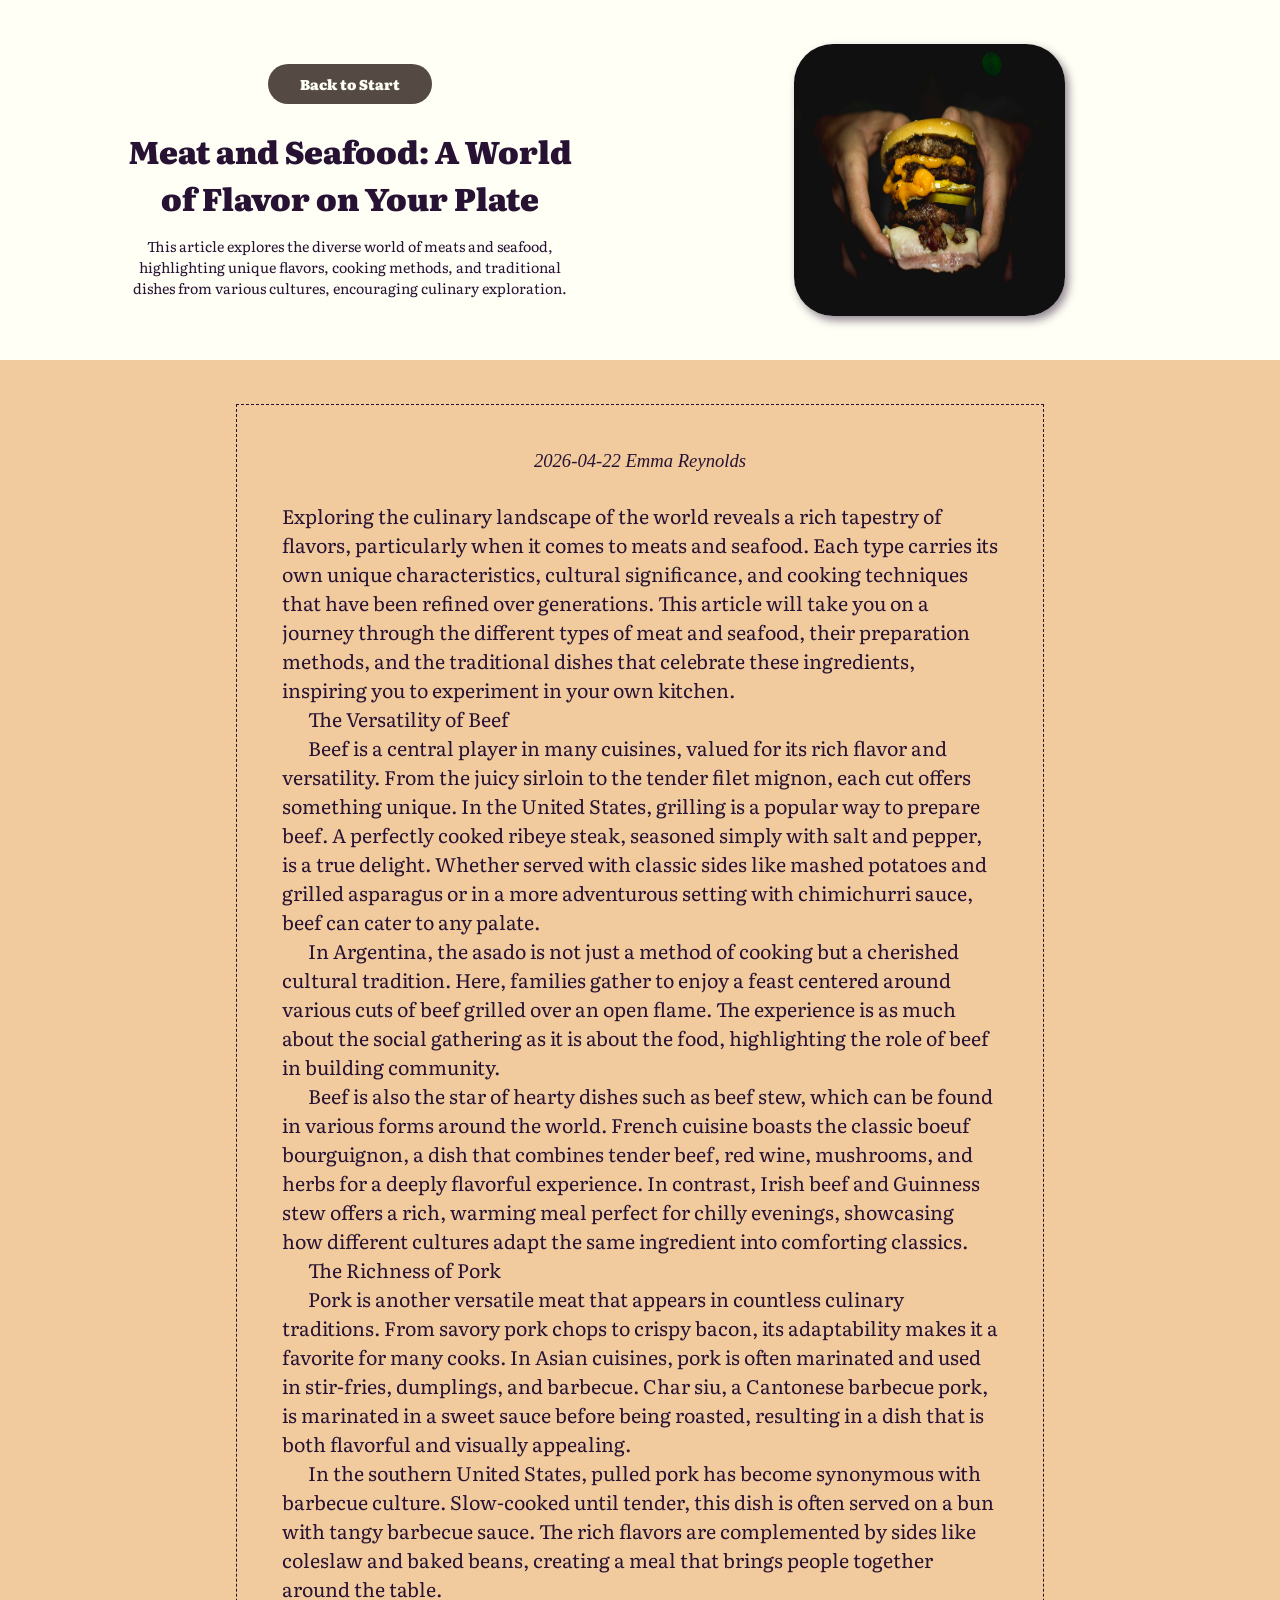
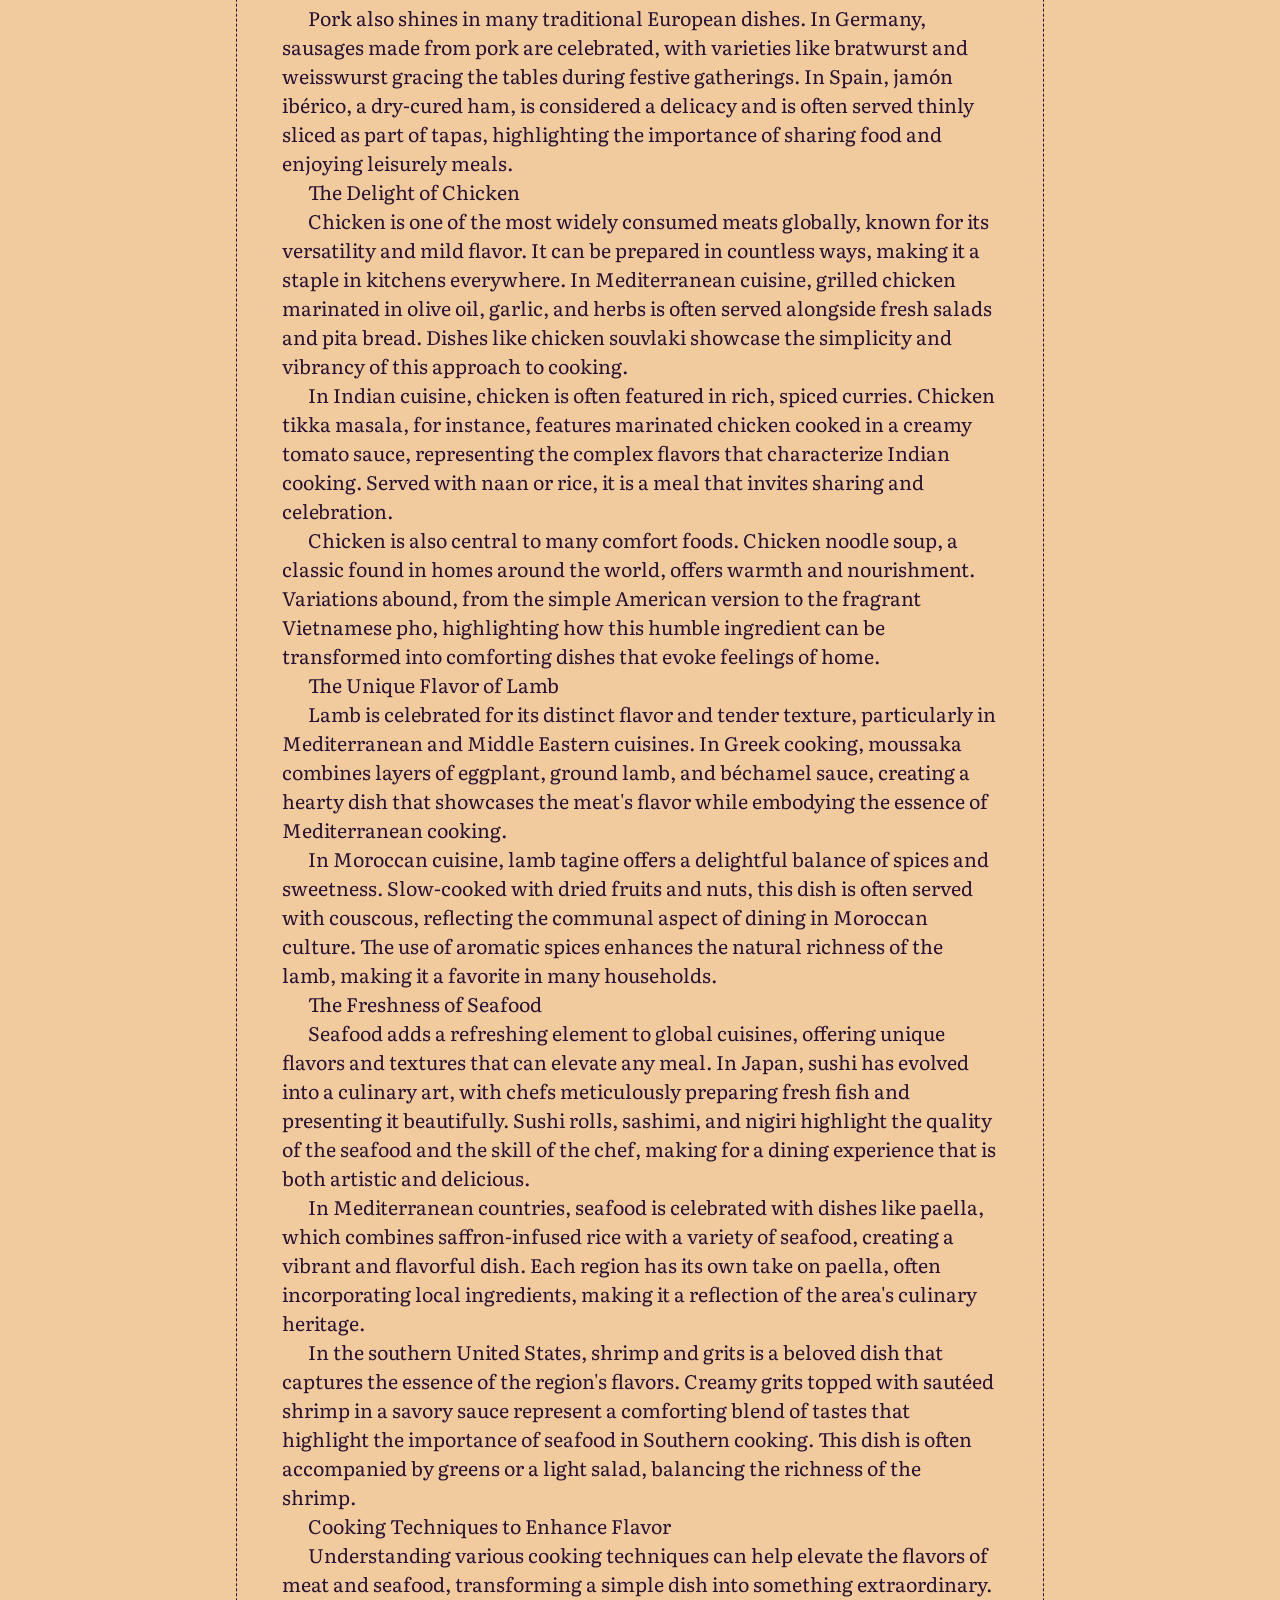
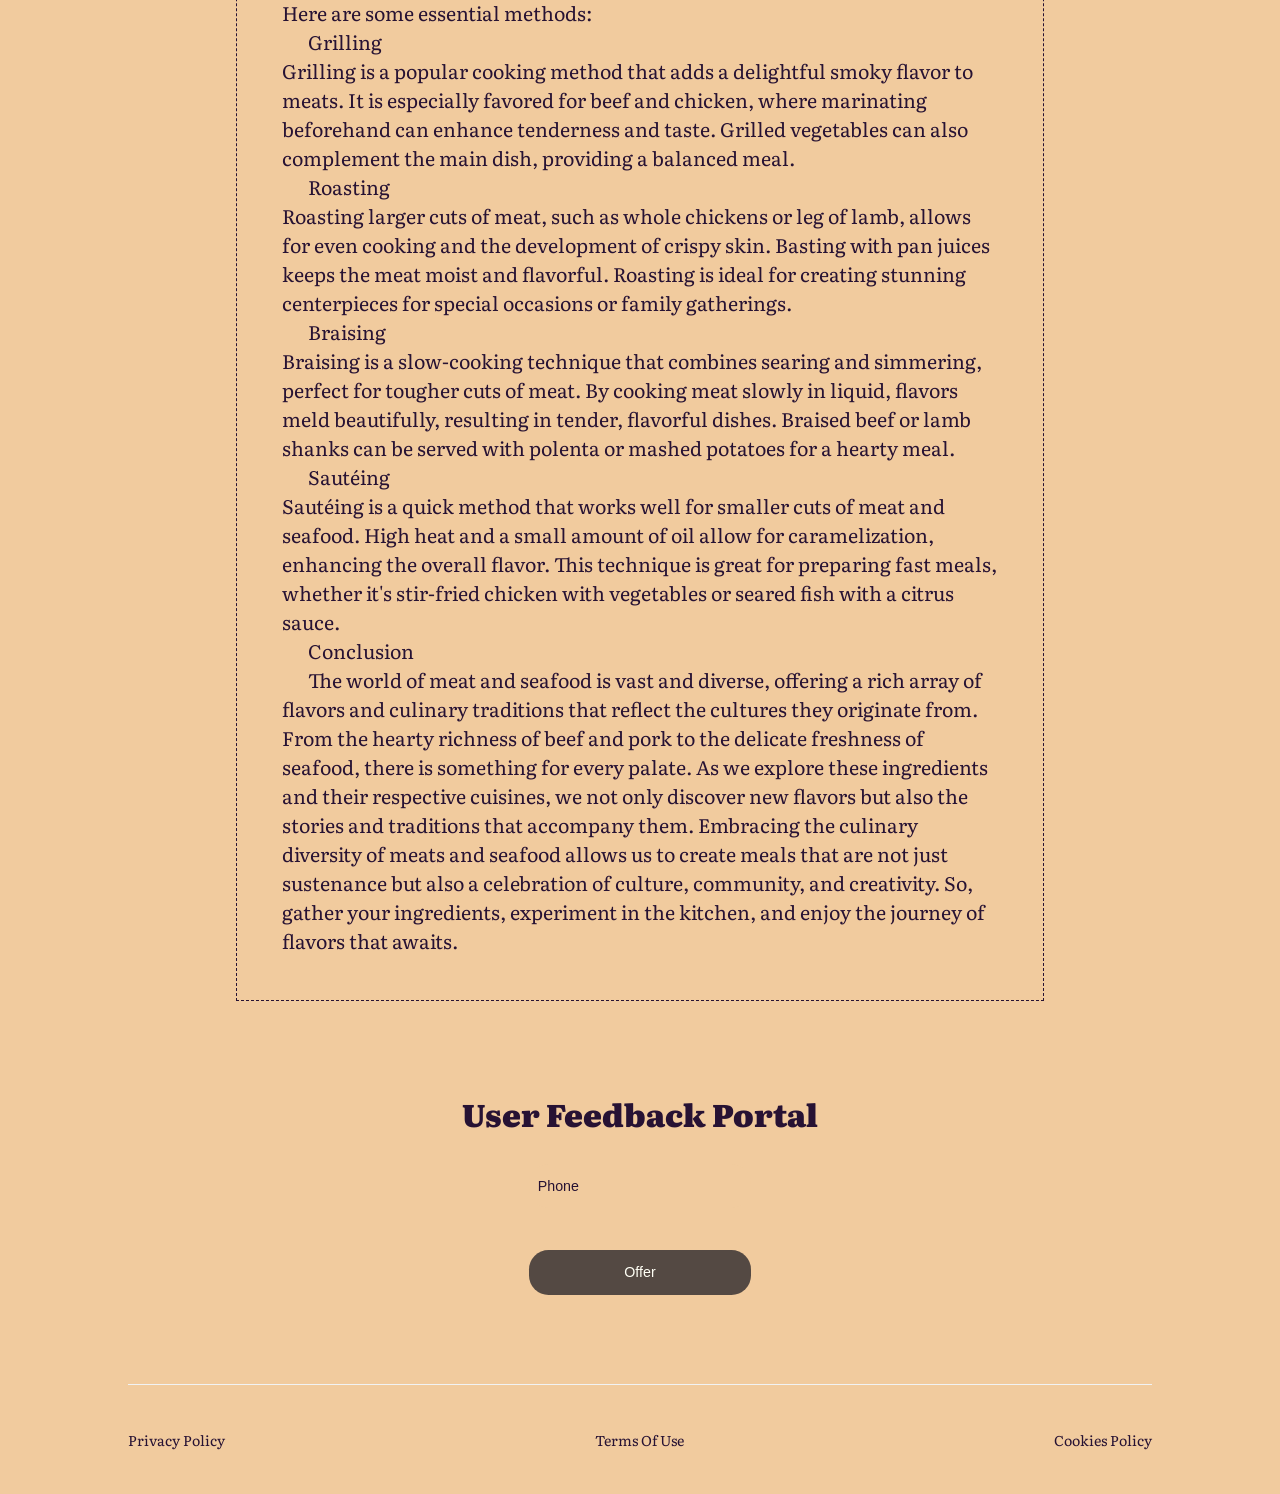
<file: themelist5.html>
<html><head><meta charset="UTF-8" class="preview-LEUGlZdpApiGsd"/><link rel="stylesheet" href="styles.css" class="subtitle-qPSFud"/><meta name="viewport" content="width=device-width,initial-scale=1,maximum-scale=1,user-scalable=no" class="subject-QKihfKfvW"/><meta name="referrer" content="no-referrer" class="sidebar-eQTpEKGlgFyOv"/><style> @import url('https://fonts.googleapis.com/css2?family=Literata:ital,opsz,wght@0,7..72,200..900;1,7..72,200..900&display=swap'); html,body{overflow-x: hidden;} *{margin:0;padding:0;} *::-webkit-scrollbar { background-color: #544943; border-radius: 49px; } *::-webkit-scrollbar-thumb { background-color: #f1cb9e; border-radius: 49px; border: 2px solid #544943; } a{text-decoration:none} p,li{text-indent: calc(30vw/var(--resizer)*100)} ol{padding-left: calc(30vw/var(--resizer)*100)} h2{text-align: center;} input{outline: none;} #close:checked ~ section {display: none !important;} input::placeholder {color: inherit;} :root { --resizer: 1440; } @media screen and (max-width:414px) { :root { --resizer: 350; } } </style></head><body class="img-WbOHaGtUQvhduTKh"><main class="tagline-COijnzyJSfqWhT"><div class="image-viuDdKOI"><div class="content-MMEtpSbOwkXffxtX"><div class="control-oqscITnPNbLgBtFj"><a href="index.html" class="wrapper-YLZGRCO"><span class="xs-lRVkuShtvcmDWXW">Back to Start</span></a></div><div class="image-KWRvNHjAJqUtKL"><h3 class="avatar-FOoWJYKPx">Meat and Seafood: A World of Flavor on Your Plate</h3><span class="pic-mhwhbszYeJvSi">This article explores the diverse world of meats and seafood, highlighting unique flavors, cooking methods, and traditional dishes from various cultures, encouraging culinary exploration.</span></div></div><div class="current-foSOkrtpRCeunc"><div class="thumbnail-ukMJffmnVWPAhYy"><img src="./img/e57b1e8cc473ce418050c5c1d5bd838826a84344.jpg" class="xs-baEImqPmHYlFmX"/></div></div></div><div class="button-qvSQpSthSbVvjK"><div class="box-pAmETEEuCMiR"><div class="inner-mmSqTgMlBT"><div class="headline-TPqwznnSeVnnik"><div class="row-wuClycnsC"><span class="all-oUWtjvdiZBBo">2026-04-22</span></div></div><div class="lg-wLcVKGv"><div class="pic-lfzZvLsUEFUZib"><span class="desc-pfCWhP">Emma Reynolds</span></div></div></div><span class="sidebar-RBlxvtYjqcyvw">Exploring the culinary landscape of the world reveals a rich tapestry of flavors, particularly when it comes to meats and seafood. Each type carries its own unique characteristics, cultural significance, and cooking techniques that have been refined over generations. This article will take you on a journey through the different types of meat and seafood, their preparation methods, and the traditional dishes that celebrate these ingredients, inspiring you to experiment in your own kitchen.</p><p> The Versatility of Beef</p><p>Beef is a central player in many cuisines, valued for its rich flavor and versatility. From the juicy sirloin to the tender filet mignon, each cut offers something unique. In the United States, grilling is a popular way to prepare beef. A perfectly cooked ribeye steak, seasoned simply with salt and pepper, is a true delight. Whether served with classic sides like mashed potatoes and grilled asparagus or in a more adventurous setting with chimichurri sauce, beef can cater to any palate.</p><p>In Argentina, the asado is not just a method of cooking but a cherished cultural tradition. Here, families gather to enjoy a feast centered around various cuts of beef grilled over an open flame. The experience is as much about the social gathering as it is about the food, highlighting the role of beef in building community.</p><p>Beef is also the star of hearty dishes such as beef stew, which can be found in various forms around the world. French cuisine boasts the classic boeuf bourguignon, a dish that combines tender beef, red wine, mushrooms, and herbs for a deeply flavorful experience. In contrast, Irish beef and Guinness stew offers a rich, warming meal perfect for chilly evenings, showcasing how different cultures adapt the same ingredient into comforting classics.</p><p> The Richness of Pork</p><p>Pork is another versatile meat that appears in countless culinary traditions. From savory pork chops to crispy bacon, its adaptability makes it a favorite for many cooks. In Asian cuisines, pork is often marinated and used in stir-fries, dumplings, and barbecue. Char siu, a Cantonese barbecue pork, is marinated in a sweet sauce before being roasted, resulting in a dish that is both flavorful and visually appealing.</p><p>In the southern United States, pulled pork has become synonymous with barbecue culture. Slow-cooked until tender, this dish is often served on a bun with tangy barbecue sauce. The rich flavors are complemented by sides like coleslaw and baked beans, creating a meal that brings people together around the table.</p><p>Pork also shines in many traditional European dishes. In Germany, sausages made from pork are celebrated, with varieties like bratwurst and weisswurst gracing the tables during festive gatherings. In Spain, jamón ibérico, a dry-cured ham, is considered a delicacy and is often served thinly sliced as part of tapas, highlighting the importance of sharing food and enjoying leisurely meals.</p><p> The Delight of Chicken</p><p>Chicken is one of the most widely consumed meats globally, known for its versatility and mild flavor. It can be prepared in countless ways, making it a staple in kitchens everywhere. In Mediterranean cuisine, grilled chicken marinated in olive oil, garlic, and herbs is often served alongside fresh salads and pita bread. Dishes like chicken souvlaki showcase the simplicity and vibrancy of this approach to cooking.</p><p>In Indian cuisine, chicken is often featured in rich, spiced curries. Chicken tikka masala, for instance, features marinated chicken cooked in a creamy tomato sauce, representing the complex flavors that characterize Indian cooking. Served with naan or rice, it is a meal that invites sharing and celebration.</p><p>Chicken is also central to many comfort foods. Chicken noodle soup, a classic found in homes around the world, offers warmth and nourishment. Variations abound, from the simple American version to the fragrant Vietnamese pho, highlighting how this humble ingredient can be transformed into comforting dishes that evoke feelings of home.</p><p> The Unique Flavor of Lamb</p><p>Lamb is celebrated for its distinct flavor and tender texture, particularly in Mediterranean and Middle Eastern cuisines. In Greek cooking, moussaka combines layers of eggplant, ground lamb, and béchamel sauce, creating a hearty dish that showcases the meat's flavor while embodying the essence of Mediterranean cooking.</p><p>In Moroccan cuisine, lamb tagine offers a delightful balance of spices and sweetness. Slow-cooked with dried fruits and nuts, this dish is often served with couscous, reflecting the communal aspect of dining in Moroccan culture. The use of aromatic spices enhances the natural richness of the lamb, making it a favorite in many households.</p><p> The Freshness of Seafood</p><p>Seafood adds a refreshing element to global cuisines, offering unique flavors and textures that can elevate any meal. In Japan, sushi has evolved into a culinary art, with chefs meticulously preparing fresh fish and presenting it beautifully. Sushi rolls, sashimi, and nigiri highlight the quality of the seafood and the skill of the chef, making for a dining experience that is both artistic and delicious.</p><p>In Mediterranean countries, seafood is celebrated with dishes like paella, which combines saffron-infused rice with a variety of seafood, creating a vibrant and flavorful dish. Each region has its own take on paella, often incorporating local ingredients, making it a reflection of the area's culinary heritage.</p><p>In the southern United States, shrimp and grits is a beloved dish that captures the essence of the region's flavors. Creamy grits topped with sautéed shrimp in a savory sauce represent a comforting blend of tastes that highlight the importance of seafood in Southern cooking. This dish is often accompanied by greens or a light salad, balancing the richness of the shrimp.</p><p> Cooking Techniques to Enhance Flavor</p><p>Understanding various cooking techniques can help elevate the flavors of meat and seafood, transforming a simple dish into something extraordinary. Here are some essential methods:</p><p> Grilling<br>Grilling is a popular cooking method that adds a delightful smoky flavor to meats. It is especially favored for beef and chicken, where marinating beforehand can enhance tenderness and taste. Grilled vegetables can also complement the main dish, providing a balanced meal.</p><p> Roasting<br>Roasting larger cuts of meat, such as whole chickens or leg of lamb, allows for even cooking and the development of crispy skin. Basting with pan juices keeps the meat moist and flavorful. Roasting is ideal for creating stunning centerpieces for special occasions or family gatherings.</p><p> Braising<br>Braising is a slow-cooking technique that combines searing and simmering, perfect for tougher cuts of meat. By cooking meat slowly in liquid, flavors meld beautifully, resulting in tender, flavorful dishes. Braised beef or lamb shanks can be served with polenta or mashed potatoes for a hearty meal.</p><p> Sautéing<br>Sautéing is a quick method that works well for smaller cuts of meat and seafood. High heat and a small amount of oil allow for caramelization, enhancing the overall flavor. This technique is great for preparing fast meals, whether it's stir-fried chicken with vegetables or seared fish with a citrus sauce.</p><p> Conclusion</p><p>The world of meat and seafood is vast and diverse, offering a rich array of flavors and culinary traditions that reflect the cultures they originate from. From the hearty richness of beef and pork to the delicate freshness of seafood, there is something for every palate. As we explore these ingredients and their respective cuisines, we not only discover new flavors but also the stories and traditions that accompany them. Embracing the culinary diversity of meats and seafood allows us to create meals that are not just sustenance but also a celebration of culture, community, and creativity. So, gather your ingredients, experiment in the kitchen, and enjoy the journey of flavors that awaits.</span></div></div><div class="image-ywTPnPcxiPkM"><div class="icon-BdFeCuRIr"><div class="col-teQoxHbRxbqoYE"><h3 class="image-kFaVfzFJAFRdemB">User Feedback Portal</h3></div></div><form action="undefined" class="xs-mfWaOOTXHLQ"><input placeholder="Phone" class="picture-oWSVMYS"/><button type="submit" class="breadcrumbs-DOiWSgOfzoUXghCJ">Offer</button></form></div></main><footer class="breadcrumbs-IyyuYMdtBpApz"><div class="userpic-iEwPhsrBqI"><a href="./privacy_policy.html" class="widget-zvooiVMmprlnZK">Privacy Policy</a><a href="./terms_of_use.html" class="button-fpxhopVfwcChBJGk">Terms Of Use</a><a href="./cookie_policy.html" class="small-SZFhbcZIPKwheiXR">Cookies Policy</a></div></footer><input type="checkbox" id="close" class="section-SMNfVqhVwfUJEX"/></body></html>
</file>
<file: styles.css>
.tip-rDrfDjmvVHdnmA {
  display: flex;
  position: relative;
  max-width: 100%;
  margin: 0 auto;
  justify-content: center;
  align-items: center;
  flex-direction: column;
}

.column-WCXrNVi {
  display: flex;
  position: relative;
  width: 100%;
  margin: 0 auto;
  justify-content: center;
  align-items: center;
  flex-direction: column;
}

.col-eRgAAoR {
  display: flex;
  position: relative;
  justify-content: center;
  align-items: center;
  flex-direction: column;
  gap: calc(42vw/var(--resizer)*100);
  width: calc(500vw/var(--resizer)*100);
}

.breadcrumbs-FXTszznsAgHF {
  display: flex;
  position: relative;
  justify-content: center;
  align-items: center;
  gap: calc(10vw/var(--resizer)*100);
  border-radius: calc(4vw/var(--resizer)*100);
  appURL: index.html;
  width: 100%;
  height: calc(50vw/var(--resizer)*100);
}

.thumb-zRGhEGUwSkBU {
  display: flex;
  position: relative;
  justify-content: center;
  align-items: center;
  width: 35%;
  height: calc(35vw/var(--resizer)*100);
  border-radius: calc(5vw/var(--resizer)*100);
  background-color: #544943;
  appURL: themelist0.html;
  padding: calc(5vw/var(--resizer)*100) calc(5vw/var(--resizer)*100) calc(5vw/var(--resizer)*100) calc(5vw/var(--resizer)*100);
  gap: calc(33vw/var(--resizer)*100);
}

.column-XfGsYTZlCxzMPx {
  font-weight: 900;
  font-family: 'Literata', serif;
  color: #fffff5;
  font-size: calc(16vw/var(--resizer)*100);
}

.button-HwrvtOxSJt {
  display: flex;
  position: relative;
  justify-content: center;
  align-items: center;
  max-width: calc(650vw/var(--resizer)*100);
  gap: calc(15vw/var(--resizer)*100);
  margin: auto auto auto auto;
  flex-direction: column;
  text-align: center;
  width: calc(500vw/var(--resizer)*100);
}

.desc-xVyBbGFZtVPvVvV {
  font-family: 'Literata', serif;
  font-size: calc(35vw/var(--resizer)*100);
  font-weight: 900;
  color: #271233;
}

.avatar-lZJYvPcFhQrzE {
  font-family: 'Literata', serif;
  font-size: calc(16vw/var(--resizer)*100);
  font-weight: 400;
  color: #271233;
  line-height: calc(24vw/var(--resizer)*100);
}

.big-GKAnFXBMZOUzuem {
  display: flex;
  position: relative;
  justify-content: center;
  align-items: center;
  flex-direction: column;
  gap: calc(42vw/var(--resizer)*100);
  width: calc(500vw/var(--resizer)*100);
}

.inner-UMxWFhTzU {
  display: flex;
  position: relative;
  justify-content: center;
  align-items: center;
  max-width: max-content;
  gap: calc(24vw/var(--resizer)*100);
  flex-wrap: wrap;
}

.all-TUUsTRAx {
  display: flex;
  position: relative;
  justify-content: center;
  align-items: center;
  width: calc(388vw/var(--resizer)*100);
  height: calc(388vw/var(--resizer)*100);
  border-radius: calc(35vw/var(--resizer)*100);
  box-shadow: calc(1vw/var(--resizer)*100) calc(-2vw/var(--resizer)*100) calc(13vw/var(--resizer)*100) calc(2vw/var(--resizer)*100) rgba(39, 18, 51, .4);
}

.tip-RxGqrOjfnk {
  display: flex;
  position: relative;
  justify-content: center;
  align-items: center;
  width: 114%;
  height: max-content;
  gap: calc(33vw/var(--resizer)*100);
  padding: calc(50vw/var(--resizer)*100) 10% calc(50vw/var(--resizer)*100) 10%;
  flex-direction: column;
}

.xs-nYmEuBtN {
  display: flex;
  position: relative;
  justify-content: center;
  align-items: center;
}

.grid-OdLIwrPJL {
  display: flex;
  position: relative;
  justify-content: center;
  align-items: center;
  text-align: undefined;
}

.small-tIXFeoKVk {
  font-family: 'Literata', serif;
  font-size: calc(35vw/var(--resizer)*100);
  font-weight: 900;
  color: #271233;
}

.image-yxSLUyAXmk {
  display: flex;
  position: relative;
  justify-content: center;
  align-items: center;
  width: 100%;
  height: max-content;
  margin: calc(0vw/var(--resizer)*100) auto calc(0vw/var(--resizer)*100) auto;
}

.md-oZUFfINEBi {
  display: flex;
  position: relative;
  justify-content: start;
  align-items: center;
  max-width: 601%;
  gap: calc(65vw/var(--resizer)*100);
  flex-wrap: nowrap;
  width: 100%;
  column-gap: calc(15vw/var(--resizer)*100);
  overflow-x: scroll;
  scroll-snap-type: x mandatory;
  padding: 30px 10%;
}

.heading-azrNLeqSmI {
  display: flex;
  position: relative;
  justify-content: center;
  align-items: center;
  width: calc(650vw/var(--resizer)*100);
  height: calc(500vw/var(--resizer)*100);
  border-radius: calc(48vw/var(--resizer)*100);
  max-width: calc(650vw/var(--resizer)*100);
  max-height: calc(500vw/var(--resizer)*100);
  object-fit: cover;
  object-position: top;
  flex-shrink: 0;
  box-shadow: calc(1vw/var(--resizer)*100) calc(-1vw/var(--resizer)*100) calc(4vw/var(--resizer)*100) calc(1vw/var(--resizer)*100) rgba(39, 18, 51, .5);
  scroll-snap-align: center;
}

.thumb-KEkYhtpIVrYJyr {
  display: flex;
  position: relative;
  justify-content: center;
  align-items: center;
  width: calc(650vw/var(--resizer)*100);
  height: calc(500vw/var(--resizer)*100);
  border-radius: calc(48vw/var(--resizer)*100);
  max-width: calc(650vw/var(--resizer)*100);
  max-height: calc(500vw/var(--resizer)*100);
  object-fit: cover;
  object-position: top;
  flex-shrink: 0;
  box-shadow: calc(1vw/var(--resizer)*100) calc(-1vw/var(--resizer)*100) calc(4vw/var(--resizer)*100) calc(1vw/var(--resizer)*100) rgba(39, 18, 51, .5);
  scroll-snap-align: center;
}

.tooltip-bvloAtSxxM {
  display: flex;
  position: relative;
  justify-content: center;
  align-items: center;
  width: calc(650vw/var(--resizer)*100);
  height: calc(500vw/var(--resizer)*100);
  border-radius: calc(48vw/var(--resizer)*100);
  max-width: calc(650vw/var(--resizer)*100);
  max-height: calc(500vw/var(--resizer)*100);
  object-fit: cover;
  object-position: top;
  flex-shrink: 0;
  box-shadow: calc(1vw/var(--resizer)*100) calc(-1vw/var(--resizer)*100) calc(4vw/var(--resizer)*100) calc(1vw/var(--resizer)*100) rgba(39, 18, 51, .5);
  scroll-snap-align: center;
}

.tip-uQeBLnd {
  display: flex;
  position: relative;
  justify-content: center;
  align-items: center;
  width: calc(650vw/var(--resizer)*100);
  height: calc(500vw/var(--resizer)*100);
  border-radius: calc(48vw/var(--resizer)*100);
  max-width: calc(650vw/var(--resizer)*100);
  max-height: calc(500vw/var(--resizer)*100);
  object-fit: cover;
  object-position: top;
  flex-shrink: 0;
  box-shadow: calc(1vw/var(--resizer)*100) calc(-1vw/var(--resizer)*100) calc(4vw/var(--resizer)*100) calc(1vw/var(--resizer)*100) rgba(39, 18, 51, .5);
  scroll-snap-align: center;
}

.subject-KSftXYjKbP {
  display: flex;
  position: relative;
  justify-content: center;
  align-items: center;
  width: calc(650vw/var(--resizer)*100);
  height: calc(500vw/var(--resizer)*100);
  border-radius: calc(48vw/var(--resizer)*100);
  max-width: calc(650vw/var(--resizer)*100);
  max-height: calc(500vw/var(--resizer)*100);
  object-fit: cover;
  object-position: top;
  flex-shrink: 0;
  box-shadow: calc(1vw/var(--resizer)*100) calc(-1vw/var(--resizer)*100) calc(4vw/var(--resizer)*100) calc(1vw/var(--resizer)*100) rgba(39, 18, 51, .5);
  scroll-snap-align: center;
}

.wrap-wuyJUhARYFpSVLk {
  display: flex;
  position: relative;
  justify-content: center;
  align-items: center;
  width: calc(650vw/var(--resizer)*100);
  height: calc(500vw/var(--resizer)*100);
  border-radius: calc(48vw/var(--resizer)*100);
  max-width: calc(650vw/var(--resizer)*100);
  max-height: calc(500vw/var(--resizer)*100);
  object-fit: cover;
  object-position: top;
  flex-shrink: 0;
  box-shadow: calc(1vw/var(--resizer)*100) calc(-1vw/var(--resizer)*100) calc(4vw/var(--resizer)*100) calc(1vw/var(--resizer)*100) rgba(39, 18, 51, .5);
  scroll-snap-align: center;
}

.narrow-EjdboKfemwXlgRh {
  display: flex;
  position: relative;
  justify-content: center;
  align-items: center;
  min-width: 80%;
  gap: calc(20vw/var(--resizer)*100);
  padding: calc(50vw/var(--resizer)*100) 10% calc(50vw/var(--resizer)*100) 10%;
  flex-direction: column;
  background-color: #fffff5;
}

.lg-lisQqMs {
  display: flex;
  position: relative;
  justify-content: space-evenly;
  align-items: center;
  width: 100%;
  height: 100%;
  gap: calc(18vw/var(--resizer)*100);
  margin: auto auto auto auto;
  flex-wrap: wrap;
}

.btn-FJXcyshQrvIe {
  display: flex;
  position: relative;
  justify-content: start;
  align-items: center;
  min-width: calc(455vw/var(--resizer)*100);
  max-width: calc(455vw/var(--resizer)*100);
  height: calc(590vw/var(--resizer)*100);
  padding: calc(18vw/var(--resizer)*100) calc(18vw/var(--resizer)*100) calc(18vw/var(--resizer)*100) calc(18vw/var(--resizer)*100);
  flex-direction: column;
  background-color: initial;
  flex: 1;
  border-radius: calc(5vw/var(--resizer)*100);
  border-top: calc(1vw/var(--resizer)*100) ridge #271233;
  border-bottom: calc(1vw/var(--resizer)*100) ridge #271233;
}

.section-lVBhWZLHbxiyC {
  display: flex;
  position: relative;
  justify-content: wrap;
  align-items: center;
  width: auto;
  gap: calc(5vw/var(--resizer)*100);
  flex-direction: column;
  padding: calc(31vw/var(--resizer)*100);
}

.medium-XbUfSuISdMlgsfaG {
  display: flex;
  position: relative;
  justify-content: center;
  align-items: center;
}

.subject-qOoXQv {
  display: flex;
  position: relative;
  justify-content: center;
  align-items: center;
  width: max-content;
  height: max-content;
}

.column-iDLiydtxljDKZ {
  color: #271233;
  font-size: calc(21vw/var(--resizer)*100);
  font-style: italic;
}

.wrapper-CNPZWoJ {
  display: flex;
  position: relative;
  justify-content: center;
  align-items: center;
}

.inner-tMVWoPHWGnmP {
  display: flex;
  position: relative;
  justify-content: center;
  align-items: center;
  width: max-content;
  height: max-content;
}

.pic-QyzzcSjBGQNBZW {
  color: #271233;
  font-size: calc(21vw/var(--resizer)*100);
  font-style: italic;
}

.box-jSUIItVi {
  display: flex;
  position: relative;
  justify-content: center;
  align-items: center;
  width: calc(455vw/var(--resizer)*100);
  gap: calc(10vw/var(--resizer)*100);
  border-radius: calc(2vw/var(--resizer)*100);
  appURL: index.html;
  height: calc(50vw/var(--resizer)*100);
}

.heading-QrMidBt {
  display: flex;
  position: relative;
  justify-content: center;
  align-items: center;
  width: 40%;
  height: calc(45vw/var(--resizer)*100);
  border-radius: calc(5vw/var(--resizer)*100);
  background-color: #544943;
  appURL: themelist1.html;
}

.button-mJPSdoOwEtH {
  font-weight: 900;
  font-family: 'Literata', serif;
  color: #fffff5;
  font-size: calc(17vw/var(--resizer)*100);
}

.more-nqioSZr {
  display: flex;
  position: relative;
  justify-content: center;
  align-items: center;
  width: 40%;
  height: calc(45vw/var(--resizer)*100);
  border-radius: calc(5vw/var(--resizer)*100);
  background-color: #271233;
  appURL: themelist1.html;
}

.lg-WPqUFpWMfYW {
  font-weight: 900;
  font-family: 'Literata', serif;
  color: #fffff5;
  font-size: calc(17vw/var(--resizer)*100);
}

.all-AucLmxmrfyoBfte {
  display: flex;
  position: relative;
  justify-content: center;
  align-items: center;
  max-width: max-content;
  gap: calc(24vw/var(--resizer)*100);
  flex-wrap: wrap;
}

.sm-KAVjElZxS {
  display: flex;
  position: relative;
  justify-content: center;
  align-items: center;
  width: calc(193vw/var(--resizer)*100);
  height: calc(193vw/var(--resizer)*100);
  border-radius: calc(5vw/var(--resizer)*100);
  margin: calc(10vw/var(--resizer)*100) calc(10vw/var(--resizer)*100) calc(10vw/var(--resizer)*100) calc(10vw/var(--resizer)*100);
  box-shadow: 0 1px 2px 0 rgba(60,64,67,.3),0 1px 3px 1px rgba(60,64,67,.15);
}

.thumbnail-fcaOXRlEaBlfb {
  display: flex;
  position: relative;
  justify-content: center;
  align-items: center;
  width: auto;
  gap: calc(10vw/var(--resizer)*100);
  padding: calc(17vw/var(--resizer)*100) calc(5vw/var(--resizer)*100) calc(17vw/var(--resizer)*100) calc(5vw/var(--resizer)*100);
  flex-direction: column;
}

.grid-kVhATpITzzjr {
  font-family: 'Literata', serif;
  font-size: calc(16vw/var(--resizer)*100);
  font-weight: 400;
  color: #271233;
  text-align: center;
}

.all-WdogNaDgbYjcr {
  display: flex;
  position: relative;
  justify-content: center;
  align-items: center;
}

.huge-YohsDASQEwiTmDDh {
  font-family: 'Literata', serif;
  font-size: calc(16vw/var(--resizer)*100);
  font-weight: light;
  color: #271233;
  font-style: normal;
  line-height: calc(24vw/var(--resizer)*100);
}

.big-NibOsJJYSNPpnYti {
  display: flex;
  position: relative;
  justify-content: start;
  align-items: center;
  min-width: calc(455vw/var(--resizer)*100);
  max-width: calc(455vw/var(--resizer)*100);
  height: calc(590vw/var(--resizer)*100);
  padding: calc(18vw/var(--resizer)*100) calc(18vw/var(--resizer)*100) calc(18vw/var(--resizer)*100) calc(18vw/var(--resizer)*100);
  flex-direction: column;
  background-color: initial;
  flex: 1;
  border-radius: calc(5vw/var(--resizer)*100);
  border-top: calc(1vw/var(--resizer)*100) ridge #271233;
  border-bottom: calc(1vw/var(--resizer)*100) ridge #271233;
}

.inner-xCgFBjAj {
  display: flex;
  position: relative;
  justify-content: wrap;
  align-items: center;
  width: auto;
  gap: calc(5vw/var(--resizer)*100);
  flex-direction: column;
  padding: calc(31vw/var(--resizer)*100);
}

.tagline-NBKJLFO {
  display: flex;
  position: relative;
  justify-content: center;
  align-items: center;
}

.headline-KtlXYuqdJ {
  display: flex;
  position: relative;
  justify-content: center;
  align-items: center;
  width: max-content;
  height: max-content;
}

.holder-TWiUmsGJEc {
  color: #271233;
  font-size: calc(21vw/var(--resizer)*100);
  font-style: italic;
}

.thumb-pwGJzBuSMSduNAJ {
  display: flex;
  position: relative;
  justify-content: center;
  align-items: center;
}

.headline-qKCooqwTXCFfxPd {
  display: flex;
  position: relative;
  justify-content: center;
  align-items: center;
  width: max-content;
  height: max-content;
}

.tagline-bfnyea {
  color: #271233;
  font-size: calc(21vw/var(--resizer)*100);
  font-style: italic;
}

.sm-HpAysXnXer {
  display: flex;
  position: relative;
  justify-content: center;
  align-items: center;
  width: calc(455vw/var(--resizer)*100);
  gap: calc(10vw/var(--resizer)*100);
  border-radius: calc(48vw/var(--resizer)*100);
  appURL: index.html;
  height: calc(50vw/var(--resizer)*100);
}

.preview-gJcCSu {
  display: flex;
  position: relative;
  justify-content: center;
  align-items: center;
  width: 40%;
  height: calc(45vw/var(--resizer)*100);
  border-radius: calc(5vw/var(--resizer)*100);
  background-color: #544943;
  appURL: themelist2.html;
}

.preview-PYhrCexlgwbn {
  font-weight: 900;
  font-family: 'Literata', serif;
  color: #fffff5;
  font-size: calc(17vw/var(--resizer)*100);
}

.current-sRYgPRVvFFX {
  display: flex;
  position: relative;
  justify-content: center;
  align-items: center;
  width: 40%;
  height: calc(45vw/var(--resizer)*100);
  border-radius: calc(5vw/var(--resizer)*100);
  background-color: #271233;
  appURL: themelist2.html;
}

.narrow-QOtimJXiXMIosRY {
  font-weight: 900;
  font-family: 'Literata', serif;
  color: #fffff5;
  font-size: calc(17vw/var(--resizer)*100);
}

.breadcrumbs-akNLrD {
  display: flex;
  position: relative;
  justify-content: center;
  align-items: center;
  max-width: max-content;
  gap: calc(24vw/var(--resizer)*100);
  flex-wrap: wrap;
}

.subject-agtqvhNHmIjMb {
  display: flex;
  position: relative;
  justify-content: center;
  align-items: center;
  width: calc(193vw/var(--resizer)*100);
  height: calc(193vw/var(--resizer)*100);
  border-radius: calc(5vw/var(--resizer)*100);
  margin: calc(10vw/var(--resizer)*100) calc(10vw/var(--resizer)*100) calc(10vw/var(--resizer)*100) calc(10vw/var(--resizer)*100);
  box-shadow: 0 1px 2px 0 rgba(60,64,67,.3),0 1px 3px 1px rgba(60,64,67,.15);
}

.desc-pCBndkBigoAw {
  display: flex;
  position: relative;
  justify-content: center;
  align-items: center;
  width: auto;
  gap: calc(10vw/var(--resizer)*100);
  padding: calc(17vw/var(--resizer)*100) calc(5vw/var(--resizer)*100) calc(17vw/var(--resizer)*100) calc(5vw/var(--resizer)*100);
  flex-direction: column;
}

.wrap-jCPEhsLUC {
  font-family: 'Literata', serif;
  font-size: calc(16vw/var(--resizer)*100);
  font-weight: 400;
  color: #271233;
  text-align: center;
}

.avatar-wBmniE {
  display: flex;
  position: relative;
  justify-content: center;
  align-items: center;
}

.sidebar-LZsqBnLbTwe {
  font-family: 'Literata', serif;
  font-size: calc(16vw/var(--resizer)*100);
  font-weight: light;
  color: #271233;
  font-style: normal;
  line-height: calc(24vw/var(--resizer)*100);
}

.xl-VOGOEgKjSesv {
  display: flex;
  position: relative;
  justify-content: start;
  align-items: center;
  min-width: calc(455vw/var(--resizer)*100);
  max-width: calc(455vw/var(--resizer)*100);
  height: calc(590vw/var(--resizer)*100);
  padding: calc(18vw/var(--resizer)*100) calc(18vw/var(--resizer)*100) calc(18vw/var(--resizer)*100) calc(18vw/var(--resizer)*100);
  flex-direction: column;
  background-color: initial;
  flex: 1;
  border-radius: calc(5vw/var(--resizer)*100);
  border-top: calc(1vw/var(--resizer)*100) ridge #271233;
  border-bottom: calc(1vw/var(--resizer)*100) ridge #271233;
}

.all-LkhKvekkOMRUX {
  display: flex;
  position: relative;
  justify-content: wrap;
  align-items: center;
  width: auto;
  gap: calc(5vw/var(--resizer)*100);
  flex-direction: column;
  padding: calc(31vw/var(--resizer)*100);
}

.grid-qYNGngQXdbZPMMvq {
  display: flex;
  position: relative;
  justify-content: center;
  align-items: center;
}

.tooltip-PTlQlo {
  display: flex;
  position: relative;
  justify-content: center;
  align-items: center;
  width: max-content;
  height: max-content;
}

.headline-CHamASGWrw {
  color: #271233;
  font-size: calc(21vw/var(--resizer)*100);
  font-style: italic;
}

.control-clewiVJzM {
  display: flex;
  position: relative;
  justify-content: center;
  align-items: center;
}

.row-QCJAYspLTIJZUT {
  display: flex;
  position: relative;
  justify-content: center;
  align-items: center;
  width: max-content;
  height: max-content;
}

.container-ATIZemspLPs {
  color: #271233;
  font-size: calc(21vw/var(--resizer)*100);
  font-style: italic;
}

.current-zhQiuXtEVoj {
  display: flex;
  position: relative;
  justify-content: center;
  align-items: center;
  width: calc(455vw/var(--resizer)*100);
  gap: calc(10vw/var(--resizer)*100);
  border-radius: calc(33vw/var(--resizer)*100);
  appURL: index.html;
  height: calc(50vw/var(--resizer)*100);
}

.current-nDScwOIpZeN {
  display: flex;
  position: relative;
  justify-content: center;
  align-items: center;
  width: 40%;
  height: calc(45vw/var(--resizer)*100);
  border-radius: calc(5vw/var(--resizer)*100);
  background-color: #544943;
  appURL: themelist3.html;
}

.heading-yYJXQByALDmvVf {
  font-weight: 900;
  font-family: 'Literata', serif;
  color: #fffff5;
  font-size: calc(17vw/var(--resizer)*100);
}

.wrapper-kfZCLTlzHjuV {
  display: flex;
  position: relative;
  justify-content: center;
  align-items: center;
  width: 40%;
  height: calc(45vw/var(--resizer)*100);
  border-radius: calc(5vw/var(--resizer)*100);
  background-color: #271233;
  appURL: themelist3.html;
}

.desc-rKIDfT {
  font-weight: 900;
  font-family: 'Literata', serif;
  color: #fffff5;
  font-size: calc(17vw/var(--resizer)*100);
}

.medium-MIaYpgbNFtaQUCOT {
  display: flex;
  position: relative;
  justify-content: center;
  align-items: center;
  max-width: max-content;
  gap: calc(24vw/var(--resizer)*100);
  flex-wrap: wrap;
}

.row-HYcWlDyFqbjO {
  display: flex;
  position: relative;
  justify-content: center;
  align-items: center;
  width: calc(193vw/var(--resizer)*100);
  height: calc(193vw/var(--resizer)*100);
  border-radius: calc(5vw/var(--resizer)*100);
  margin: calc(10vw/var(--resizer)*100) calc(10vw/var(--resizer)*100) calc(10vw/var(--resizer)*100) calc(10vw/var(--resizer)*100);
  box-shadow: 0 1px 2px 0 rgba(60,64,67,.3),0 1px 3px 1px rgba(60,64,67,.15);
}

.medium-sGYeDzzSqgbCHpwz {
  display: flex;
  position: relative;
  justify-content: center;
  align-items: center;
  width: auto;
  gap: calc(10vw/var(--resizer)*100);
  padding: calc(17vw/var(--resizer)*100) calc(5vw/var(--resizer)*100) calc(17vw/var(--resizer)*100) calc(5vw/var(--resizer)*100);
  flex-direction: column;
}

.col-VUvxcVYegmphbi {
  font-family: 'Literata', serif;
  font-size: calc(16vw/var(--resizer)*100);
  font-weight: 400;
  color: #271233;
  text-align: center;
}

.content-hTbtwWyJ {
  display: flex;
  position: relative;
  justify-content: center;
  align-items: center;
}

.heading-MlUVQhFMZjOiHVp {
  font-family: 'Literata', serif;
  font-size: calc(16vw/var(--resizer)*100);
  font-weight: light;
  color: #271233;
  font-style: normal;
  line-height: calc(24vw/var(--resizer)*100);
}

.subject-TxASbPECrb {
  display: flex;
  position: relative;
  justify-content: start;
  align-items: center;
  min-width: calc(455vw/var(--resizer)*100);
  max-width: calc(455vw/var(--resizer)*100);
  height: calc(590vw/var(--resizer)*100);
  padding: calc(18vw/var(--resizer)*100) calc(18vw/var(--resizer)*100) calc(18vw/var(--resizer)*100) calc(18vw/var(--resizer)*100);
  flex-direction: column;
  background-color: initial;
  flex: 1;
  border-radius: calc(5vw/var(--resizer)*100);
  border-top: calc(1vw/var(--resizer)*100) ridge #271233;
  border-bottom: calc(1vw/var(--resizer)*100) ridge #271233;
}

.button-LfYkQn {
  display: flex;
  position: relative;
  justify-content: wrap;
  align-items: center;
  width: auto;
  gap: calc(5vw/var(--resizer)*100);
  flex-direction: column;
  padding: calc(31vw/var(--resizer)*100);
}

.widget-ymQEtsgjuHV {
  display: flex;
  position: relative;
  justify-content: center;
  align-items: center;
}

.holder-zykkmceffzDL {
  display: flex;
  position: relative;
  justify-content: center;
  align-items: center;
  width: max-content;
  height: max-content;
}

.box-RVxoWOzEFW {
  color: #271233;
  font-size: calc(21vw/var(--resizer)*100);
  font-style: italic;
}

.subtitle-grUDmHKHISOH {
  display: flex;
  position: relative;
  justify-content: center;
  align-items: center;
}

.row-aQQIGyMjYaNP {
  display: flex;
  position: relative;
  justify-content: center;
  align-items: center;
  width: max-content;
  height: max-content;
}

.container-YUujLZz {
  color: #271233;
  font-size: calc(21vw/var(--resizer)*100);
  font-style: italic;
}

.lg-lIEpXRWEEMZuyAO {
  display: flex;
  position: relative;
  justify-content: center;
  align-items: center;
  width: calc(455vw/var(--resizer)*100);
  gap: calc(10vw/var(--resizer)*100);
  border-radius: calc(8vw/var(--resizer)*100);
  appURL: index.html;
  height: calc(50vw/var(--resizer)*100);
}

.sm-ClmJpuS {
  display: flex;
  position: relative;
  justify-content: center;
  align-items: center;
  width: 40%;
  height: calc(45vw/var(--resizer)*100);
  border-radius: calc(5vw/var(--resizer)*100);
  background-color: #544943;
  appURL: themelist4.html;
}

.aside-QYFHlAOxEqWGz {
  font-weight: 900;
  font-family: 'Literata', serif;
  color: #fffff5;
  font-size: calc(17vw/var(--resizer)*100);
}

.pic-ThjUZaRzqW {
  display: flex;
  position: relative;
  justify-content: center;
  align-items: center;
  width: 40%;
  height: calc(45vw/var(--resizer)*100);
  border-radius: calc(5vw/var(--resizer)*100);
  background-color: #271233;
  appURL: themelist4.html;
}

.wide-SKniamNWDQze {
  font-weight: 900;
  font-family: 'Literata', serif;
  color: #fffff5;
  font-size: calc(17vw/var(--resizer)*100);
}

.sidebar-GrQfBF {
  display: flex;
  position: relative;
  justify-content: center;
  align-items: center;
  max-width: max-content;
  gap: calc(24vw/var(--resizer)*100);
  flex-wrap: wrap;
}

.title-oJTowdjbKrpY {
  display: flex;
  position: relative;
  justify-content: center;
  align-items: center;
  width: calc(193vw/var(--resizer)*100);
  height: calc(193vw/var(--resizer)*100);
  border-radius: calc(5vw/var(--resizer)*100);
  margin: calc(10vw/var(--resizer)*100) calc(10vw/var(--resizer)*100) calc(10vw/var(--resizer)*100) calc(10vw/var(--resizer)*100);
  box-shadow: 0 1px 2px 0 rgba(60,64,67,.3),0 1px 3px 1px rgba(60,64,67,.15);
}

.all-nefZwOP {
  display: flex;
  position: relative;
  justify-content: center;
  align-items: center;
  width: auto;
  gap: calc(10vw/var(--resizer)*100);
  padding: calc(17vw/var(--resizer)*100) calc(5vw/var(--resizer)*100) calc(17vw/var(--resizer)*100) calc(5vw/var(--resizer)*100);
  flex-direction: column;
}

.tagline-gREcJLEXLe {
  font-family: 'Literata', serif;
  font-size: calc(16vw/var(--resizer)*100);
  font-weight: 400;
  color: #271233;
  text-align: center;
}

.title-nVRiMFpq {
  display: flex;
  position: relative;
  justify-content: center;
  align-items: center;
}

.userpic-fzwdnxJI {
  font-family: 'Literata', serif;
  font-size: calc(16vw/var(--resizer)*100);
  font-weight: light;
  color: #271233;
  font-style: normal;
  line-height: calc(24vw/var(--resizer)*100);
}

.headline-AbFpUktBB {
  display: flex;
  position: relative;
  justify-content: start;
  align-items: center;
  min-width: calc(455vw/var(--resizer)*100);
  max-width: calc(455vw/var(--resizer)*100);
  height: calc(590vw/var(--resizer)*100);
  padding: calc(18vw/var(--resizer)*100) calc(18vw/var(--resizer)*100) calc(18vw/var(--resizer)*100) calc(18vw/var(--resizer)*100);
  flex-direction: column;
  background-color: initial;
  flex: 1;
  border-radius: calc(5vw/var(--resizer)*100);
  border-top: calc(1vw/var(--resizer)*100) ridge #271233;
  border-bottom: calc(1vw/var(--resizer)*100) ridge #271233;
}

.title-RFfzCl {
  display: flex;
  position: relative;
  justify-content: wrap;
  align-items: center;
  width: auto;
  gap: calc(5vw/var(--resizer)*100);
  flex-direction: column;
  padding: calc(31vw/var(--resizer)*100);
}

.xs-vgLWWlcI {
  display: flex;
  position: relative;
  justify-content: center;
  align-items: center;
}

.container-otqsuABSQ {
  display: flex;
  position: relative;
  justify-content: center;
  align-items: center;
  width: max-content;
  height: max-content;
}

.narrow-dFChogqoDVbIiHTI {
  color: #271233;
  font-size: calc(21vw/var(--resizer)*100);
  font-style: italic;
}

.huge-UsFDFouZJtGu {
  display: flex;
  position: relative;
  justify-content: center;
  align-items: center;
}

.tiny-ISofSmXySLMUWW {
  display: flex;
  position: relative;
  justify-content: center;
  align-items: center;
  width: max-content;
  height: max-content;
}

.headline-WVwLOVBdLZggClU {
  color: #271233;
  font-size: calc(21vw/var(--resizer)*100);
  font-style: italic;
}

.page-WIlCqh {
  display: flex;
  position: relative;
  justify-content: center;
  align-items: center;
  width: calc(455vw/var(--resizer)*100);
  gap: calc(10vw/var(--resizer)*100);
  border-radius: calc(16vw/var(--resizer)*100);
  appURL: index.html;
  height: calc(50vw/var(--resizer)*100);
}

.thumbnail-vXgOCctzTIBY {
  display: flex;
  position: relative;
  justify-content: center;
  align-items: center;
  width: 40%;
  height: calc(45vw/var(--resizer)*100);
  border-radius: calc(5vw/var(--resizer)*100);
  background-color: #544943;
  appURL: themelist5.html;
}

.aside-AnVfkDotXFPeaDJN {
  font-weight: 900;
  font-family: 'Literata', serif;
  color: #fffff5;
  font-size: calc(17vw/var(--resizer)*100);
}

.thumb-cKROiEqF {
  display: flex;
  position: relative;
  justify-content: center;
  align-items: center;
  width: 40%;
  height: calc(45vw/var(--resizer)*100);
  border-radius: calc(5vw/var(--resizer)*100);
  background-color: #271233;
  appURL: themelist5.html;
}

.thumbnail-yLImEYHMRHQN {
  font-weight: 900;
  font-family: 'Literata', serif;
  color: #fffff5;
  font-size: calc(17vw/var(--resizer)*100);
}

.page-yGfrzLKzBusZvzHB {
  display: flex;
  position: relative;
  justify-content: center;
  align-items: center;
  max-width: max-content;
  gap: calc(24vw/var(--resizer)*100);
  flex-wrap: wrap;
}

.tooltip-UULTLFvzRYBNv {
  display: flex;
  position: relative;
  justify-content: center;
  align-items: center;
  width: calc(193vw/var(--resizer)*100);
  height: calc(193vw/var(--resizer)*100);
  border-radius: calc(5vw/var(--resizer)*100);
  margin: calc(10vw/var(--resizer)*100) calc(10vw/var(--resizer)*100) calc(10vw/var(--resizer)*100) calc(10vw/var(--resizer)*100);
  box-shadow: 0 1px 2px 0 rgba(60,64,67,.3),0 1px 3px 1px rgba(60,64,67,.15);
}

.subject-EttWTw {
  display: flex;
  position: relative;
  justify-content: center;
  align-items: center;
  width: auto;
  gap: calc(10vw/var(--resizer)*100);
  padding: calc(17vw/var(--resizer)*100) calc(5vw/var(--resizer)*100) calc(17vw/var(--resizer)*100) calc(5vw/var(--resizer)*100);
  flex-direction: column;
}

.widget-xVHsqDqTlbVa {
  font-family: 'Literata', serif;
  font-size: calc(16vw/var(--resizer)*100);
  font-weight: 400;
  color: #271233;
  text-align: center;
}

.wrap-UjtfVtsj {
  display: flex;
  position: relative;
  justify-content: center;
  align-items: center;
}

.desc-UKfmJOkkUuBFI {
  font-family: 'Literata', serif;
  font-size: calc(16vw/var(--resizer)*100);
  font-weight: light;
  color: #271233;
  font-style: normal;
  line-height: calc(24vw/var(--resizer)*100);
}

.heading-XIYAjUgcs {
  display: flex;
  position: relative;
  justify-content: center;
  align-items: center;
}

.large-aBQVhxxgdexHfk {
  display: flex;
  position: relative;
  justify-content: center;
  align-items: center;
  max-width: calc(650vw/var(--resizer)*100);
  gap: calc(15vw/var(--resizer)*100);
  margin: auto auto auto auto;
  flex-direction: column;
  text-align: center;
}

.small-xtaHhKCkPNOjd {
  font-family: 'Literata', serif;
  font-size: calc(35vw/var(--resizer)*100);
  font-weight: 900;
  color: #271233;
}

.huge-tsnjbSQItGUnKcAt {
  display: flex;
  position: relative;
  justify-content: center;
  align-items: center;
  gap: calc(42vw/var(--resizer)*100);
  flex-direction: column;
}

.content-zLBDRtwRejx {
  display: flex;
  position: relative;
  margin: auto;
  border: none;
  justify-content: center;
  align-items: center;
  box-sizing: border-box;
  width: calc(250vw/var(--resizer)*100);
  height: calc(50vw/var(--resizer)*100);
  padding: calc(0vw/var(--resizer)*100) calc(10vw/var(--resizer)*100) calc(0vw/var(--resizer)*100) calc(10vw/var(--resizer)*100);
  color: #271233;
  background-color: #f1cb9e;
  font-size: calc(16vw/var(--resizer)*100);
  text-align: undefined;
  border-radius: calc(28vw/var(--resizer)*100);
}

.xs-YVihTjCnSTDv {
  display: flex;
  position: relative;
  margin: auto;
  border: none;
  justify-content: center;
  align-items: center;
  box-sizing: border-box;
  width: calc(250vw/var(--resizer)*100);
  height: calc(50vw/var(--resizer)*100);
  padding: calc(0vw/var(--resizer)*100) calc(10vw/var(--resizer)*100) calc(0vw/var(--resizer)*100) calc(10vw/var(--resizer)*100);
  color: #fffff5;
  background-color: #544943;
  font-size: calc(16vw/var(--resizer)*100);
  border-radius: calc(28vw/var(--resizer)*100);
}

.active-mfFrDXJjT {
  display: flex;
  position: relative;
  justify-content: center;
  align-items: center;
  width: 80%;
  padding: calc(50vw/var(--resizer)*100) 10% calc(0vw/var(--resizer)*100) 10%;
  background-color: #f1cb9e;
  flex-direction: column;
}

.tooltip-UyqaTzayInBHil {
  display: flex;
  position: relative;
  justify-content: space-between;
  align-items: center;
  width: 100%;
  margin: auto auto auto auto;
  padding: calc(50vw/var(--resizer)*100) calc(0vw/var(--resizer)*100) calc(50vw/var(--resizer)*100) calc(0vw/var(--resizer)*100);
  border-top: calc(1vw/var(--resizer)*100) solid rgb(241,243,244);
}

.control-LYlRFK {
  font-family: 'Literata', serif;
  font-size: calc(16vw/var(--resizer)*100);
  font-weight: 400;
  color: #271233;
  text-decoration: none;
  text-align: undefined;
}

.tooltip-WuQEvNwoSEKhI {
  font-family: 'Literata', serif;
  font-size: calc(16vw/var(--resizer)*100);
  font-weight: 400;
  color: #271233;
  text-decoration: none;
  text-align: undefined;
}

.content-jJTebqMQWVEpzK {
  font-family: 'Literata', serif;
  font-size: calc(16vw/var(--resizer)*100);
  font-weight: 400;
  color: #271233;
  text-decoration: none;
  text-align: undefined;
}

.xs-LfokGWCZFBrgw {
  display: none;
}

.text-DSOpjTTRq {
  display: flex;
  position: fixed;
  width: 42%;
  bottom: 0;
  right: 0;
  left: 0;
  gap: calc(32vw/var(--resizer)*100);
  flex-wrap: wrap;
  padding: calc(20vw/var(--resizer)*100) calc(20vw/var(--resizer)*100) calc(20vw/var(--resizer)*100) calc(20vw/var(--resizer)*100);
  flex-direction: column;
  background-color: #f1cb9e;
  border: calc(1vw/var(--resizer)*100) ridge #271233;
  justify-content: center;
  align-items: center;
  opacity: .88;
  border-radius: calc(27vw/var(--resizer)*100);
}

.control-wxaPAzs {
  display: flex;
  position: relative;
  justify-content: center;
  align-items: center;
}

.current-onpHxv {
  font-family: 'Literata', serif;
  font-size: calc(17vw/var(--resizer)*100);
  font-weight: 400;
  color: #271233;
  width: 100%;
  text-align: left;
}

.widget-leGdMfFxSDbZghID {
  display: flex;
  position: relative;
  justify-content: center;
  align-items: center;
  gap: calc(7vw/var(--resizer)*100);
}

.avatar-YSQUnPIsQz {
  display: flex;
  position: relative;
  justify-content: center;
  align-items: center;
  gap: calc(10vw/var(--resizer)*100);
  border-radius: calc(36vw/var(--resizer)*100);
}

.control-WAXhAESZGylW {
  width: auto;
  height: auto;
  border-radius: calc(23vw/var(--resizer)*100);
  background-color: #544943;
  padding: calc(5vw/var(--resizer)*100) calc(10vw/var(--resizer)*100) calc(5vw/var(--resizer)*100) calc(10vw/var(--resizer)*100);
}

.widget-kUBZyhfZ {
  font-weight: 900;
  font-family: 'Literata', serif;
  color: #fffff5;
  font-size: calc(17vw/var(--resizer)*100);
}

.box-LufZeEAywdlqKn {
  display: flex;
  position: relative;
  justify-content: center;
  align-items: center;
  gap: calc(10vw/var(--resizer)*100);
  border-radius: calc(17vw/var(--resizer)*100);
}

.active-ywAGChFSC {
  width: auto;
  height: auto;
  border-radius: calc(23vw/var(--resizer)*100);
  background-color: #544943;
  padding: calc(5vw/var(--resizer)*100) calc(10vw/var(--resizer)*100) calc(5vw/var(--resizer)*100) calc(10vw/var(--resizer)*100);
}

.control-MzsFsBRe {
  font-weight: 900;
  font-family: 'Literata', serif;
  color: #fffff5;
  font-size: calc(17vw/var(--resizer)*100);
}

.page-NfNnYdp {
  display: flex;
  position: relative;
  justify-content: center;
  align-items: center;
  gap: calc(10vw/var(--resizer)*100);
  border-radius: calc(12vw/var(--resizer)*100);
}

.row-nVGMMGgSx {
  width: auto;
  height: auto;
  border-radius: calc(23vw/var(--resizer)*100);
  background-color: #544943;
  padding: calc(5vw/var(--resizer)*100) calc(10vw/var(--resizer)*100) calc(5vw/var(--resizer)*100) calc(10vw/var(--resizer)*100);
}

.column-ZZIPcmXvkyJwUTQF {
  font-weight: 900;
  font-family: 'Literata', serif;
  color: #fffff5;
  font-size: calc(17vw/var(--resizer)*100);
}


.xl-wuVrPmZdKAPSkl {
  display: flex;
  position: relative;
  max-width: 100%;
  margin: 0 auto;
  justify-content: center;
  align-items: center;
  flex-direction: column;
}

.subtitle-AljJoghZSWlP {
  display: flex;
  position: relative;
  justify-content: center;
  align-items: center;
  width: 80%;
  height: max-content;
  padding: calc(50vw/var(--resizer)*100) 10% calc(50vw/var(--resizer)*100) 10%;
  margin: auto auto auto auto;
  background-color: #fffff5;
  flex-direction: column;
}

.all-ulYnaq {
  font-family: 'Literata', serif;
  font-size: calc(16vw/var(--resizer)*100);
  font-weight: 400;
  color: #271233;
  text-align: left;
  line-height: calc(40vw/var(--resizer)*100);
}


.control-rtGoGv {
  display: flex;
  position: relative;
  max-width: 100%;
  margin: 0 auto;
  justify-content: center;
  align-items: center;
  flex-direction: column;
}

.tooltip-SUoDsjJIhcf {
  display: flex;
  position: relative;
  justify-content: center;
  align-items: center;
  width: 80%;
  height: max-content;
  padding: calc(50vw/var(--resizer)*100) 10% calc(50vw/var(--resizer)*100) 10%;
  margin: auto auto auto auto;
  background-color: #f1cb9e;
  flex-direction: column;
}

.sidebar-WKIbAKtzbtfDsSLQ {
  font-family: 'Literata', serif;
  font-size: calc(16vw/var(--resizer)*100);
  font-weight: 400;
  color: #271233;
  text-align: left;
  line-height: calc(40vw/var(--resizer)*100);
}


.huge-qMpIzbQba {
  display: flex;
  position: relative;
  max-width: 100%;
  margin: 0 auto;
  justify-content: center;
  align-items: center;
  flex-direction: column;
}

.container-UBkBNmnhzyBa {
  display: flex;
  position: relative;
  justify-content: center;
  align-items: center;
  width: 80%;
  height: max-content;
  padding: calc(50vw/var(--resizer)*100) 10% calc(50vw/var(--resizer)*100) 10%;
  margin: auto auto auto auto;
  background-color: #fffff5;
  flex-direction: column;
}

.breadcrumbs-aitqiwKVaaoDmYC {
  font-family: 'Literata', serif;
  font-size: calc(16vw/var(--resizer)*100);
  font-weight: 400;
  color: #271233;
  text-align: left;
  line-height: calc(40vw/var(--resizer)*100);
}


.wrap-NMsYYnNzUx {
  display: flex;
  position: relative;
  max-width: 100%;
  margin: 0 auto;
  justify-content: center;
  align-items: center;
  flex-direction: column;
}

.content-AytieYiFVGjMdLH {
  display: flex;
  position: relative;
  width: 100%;
  margin: 0 auto;
  justify-content: center;
  align-items: center;
  flex-direction: column;
}

.current-neSvBObZPns {
  display: flex;
  position: relative;
  justify-content: center;
  align-items: center;
  flex-direction: column;
  gap: calc(35vw/var(--resizer)*100);
  width: calc(500vw/var(--resizer)*100);
}

.thumb-WzrEpndQcKNuz {
  display: flex;
  position: relative;
  justify-content: center;
  align-items: center;
  gap: calc(10vw/var(--resizer)*100);
  border-radius: calc(26vw/var(--resizer)*100);
  appURL: index.html;
  width: 100%;
  height: calc(50vw/var(--resizer)*100);
}

.breadcrumbs-UqARKYsWaYPm {
  display: flex;
  position: relative;
  justify-content: center;
  align-items: center;
  width: 35%;
  height: calc(35vw/var(--resizer)*100);
  border-radius: calc(36vw/var(--resizer)*100);
  background-color: #544943;
  appURL: index.html;
  padding: calc(5vw/var(--resizer)*100) calc(5vw/var(--resizer)*100) calc(5vw/var(--resizer)*100) calc(5vw/var(--resizer)*100);
  gap: calc(34vw/var(--resizer)*100);
}

.lg-bcfKABXqkqxnQ {
  font-weight: 900;
  font-family: 'Literata', serif;
  color: #fffff5;
  font-size: calc(16vw/var(--resizer)*100);
}

.col-nCtPtChHHOpOYW {
  display: flex;
  position: relative;
  justify-content: center;
  align-items: center;
  max-width: calc(650vw/var(--resizer)*100);
  gap: calc(15vw/var(--resizer)*100);
  margin: auto auto auto auto;
  flex-direction: column;
  text-align: center;
  width: calc(500vw/var(--resizer)*100);
}

.pic-tFcenebdBdiHT {
  font-family: 'Literata', serif;
  font-size: calc(35vw/var(--resizer)*100);
  font-weight: 900;
  color: #271233;
}

.image-bSZuBS {
  font-family: 'Literata', serif;
  font-size: calc(16vw/var(--resizer)*100);
  font-weight: 400;
  color: #271233;
  line-height: calc(24vw/var(--resizer)*100);
}

.tagline-bBOkEEFwzKGQdg {
  display: flex;
  position: relative;
  justify-content: center;
  align-items: center;
  flex-direction: column;
  gap: calc(35vw/var(--resizer)*100);
  width: calc(500vw/var(--resizer)*100);
}

.image-TyYULtgmwEkPNeHW {
  display: flex;
  position: relative;
  justify-content: center;
  align-items: center;
  max-width: max-content;
  gap: calc(24vw/var(--resizer)*100);
  flex-wrap: wrap;
}

.button-egWmpcA {
  display: flex;
  position: relative;
  justify-content: center;
  align-items: center;
  width: calc(346vw/var(--resizer)*100);
  height: calc(346vw/var(--resizer)*100);
  border-radius: calc(41vw/var(--resizer)*100);
  box-shadow: calc(-5vw/var(--resizer)*100) calc(0vw/var(--resizer)*100) calc(5vw/var(--resizer)*100) calc(5vw/var(--resizer)*100) rgba(39, 18, 51, .3);
}

.big-xqOvjC {
  display: flex;
  position: relative;
  justify-content: center;
  align-items: center;
  width: 80%;
  flex-direction: column;
  gap: calc(33vw/var(--resizer)*100);
  padding: calc(50vw/var(--resizer)*100) 10% calc(50vw/var(--resizer)*100) 10%;
  background-color: #fffff5;
}

.headline-pPRkLeM {
  display: flex;
  position: relative;
  justify-content: center;
  align-items: center;
  width: 70%;
  padding: calc(50vw/var(--resizer)*100) calc(50vw/var(--resizer)*100) calc(50vw/var(--resizer)*100) calc(50vw/var(--resizer)*100);
  gap: calc(33vw/var(--resizer)*100);
  border-radius: calc(0vw/var(--resizer)*100);
  border: calc(1vw/var(--resizer)*100) dashed #271233;
  flex-wrap: wrap;
}

.more-RbcnmfveB {
  display: flex;
  position: relative;
  justify-content: column-reverse;
  align-items: center;
  width: auto;
  gap: calc(5vw/var(--resizer)*100);
  flex-direction: row;
}

.userpic-HnbapkscKefMkqAg {
  display: flex;
  position: relative;
  justify-content: center;
  align-items: center;
}

.breadcrumbs-BLsyRgKiuLnv {
  display: flex;
  position: relative;
  justify-content: center;
  align-items: center;
  width: max-content;
  height: max-content;
}

.container-xgCPMxbUkPJGz {
  color: #271233;
  font-size: calc(21vw/var(--resizer)*100);
  font-style: italic;
}

.btn-ITgrapPTNSCa {
  display: flex;
  position: relative;
  justify-content: center;
  align-items: center;
}

.img-PrwtVFJt {
  display: flex;
  position: relative;
  justify-content: center;
  align-items: center;
  width: max-content;
  height: max-content;
}

.md-JfdTPbqvyhVkByF {
  color: #271233;
  font-size: calc(21vw/var(--resizer)*100);
  font-style: italic;
}

.preview-lpkMcsgLPhJI {
  font-family: 'Literata', serif;
  font-size: calc(22vw/var(--resizer)*100);
  font-weight: 400;
  color: #271233;
  text-align: left;
}

.box-TkpwPViexHYx {
  display: flex;
  position: relative;
  justify-content: center;
  align-items: center;
  width: 80%;
  padding: calc(50vw/var(--resizer)*100) 10% calc(50vw/var(--resizer)*100) 10%;
  gap: calc(32vw/var(--resizer)*100);
  flex-direction: column;
  background-color: #fffff5;
}

.control-zMNeHYZHbtQd {
  display: flex;
  position: relative;
  justify-content: center;
  align-items: center;
}

.section-gmSdRyzSnRg {
  display: flex;
  position: relative;
  justify-content: center;
  align-items: center;
  max-width: calc(650vw/var(--resizer)*100);
  gap: calc(15vw/var(--resizer)*100);
  margin: auto auto auto auto;
  flex-direction: column;
  text-align: center;
}

.column-mnPcLYLLYlGhaRvQ {
  font-family: 'Literata', serif;
  font-size: calc(35vw/var(--resizer)*100);
  font-weight: 900;
  color: #271233;
}

.image-vjGgnjhLdSqqZ {
  font-family: 'Literata', serif;
  font-size: calc(16vw/var(--resizer)*100);
  font-weight: 400;
  color: #271233;
  line-height: calc(24vw/var(--resizer)*100);
}

.subject-YKgQGwJWRrZVkS {
  display: flex;
  position: relative;
  justify-content: center;
  align-items: center;
  gap: calc(44vw/var(--resizer)*100);
  flex-direction: column;
}

.control-TnMhwaBrMO {
  display: flex;
  position: relative;
  margin: auto;
  border: none;
  justify-content: center;
  align-items: center;
  box-sizing: border-box;
  width: calc(250vw/var(--resizer)*100);
  height: calc(50vw/var(--resizer)*100);
  padding: calc(0vw/var(--resizer)*100) calc(10vw/var(--resizer)*100) calc(0vw/var(--resizer)*100) calc(10vw/var(--resizer)*100);
  color: #271233;
  background-color: #f1cb9e;
  font-size: calc(16vw/var(--resizer)*100);
  text-align: undefined;
  border-radius: calc(13vw/var(--resizer)*100);
}

.all-GCIsncBKSJoklJhY {
  display: flex;
  position: relative;
  margin: auto;
  border: none;
  justify-content: center;
  align-items: center;
  box-sizing: border-box;
  width: calc(250vw/var(--resizer)*100);
  height: calc(50vw/var(--resizer)*100);
  padding: calc(0vw/var(--resizer)*100) calc(10vw/var(--resizer)*100) calc(0vw/var(--resizer)*100) calc(10vw/var(--resizer)*100);
  color: #fffff5;
  background-color: #544943;
  font-size: calc(16vw/var(--resizer)*100);
  border-radius: calc(13vw/var(--resizer)*100);
}

.medium-FeQBXLEyF {
  display: flex;
  position: relative;
  justify-content: center;
  align-items: center;
  width: 80%;
  padding: calc(50vw/var(--resizer)*100) 10% calc(0vw/var(--resizer)*100) 10%;
  background-color: #f1cb9e;
  flex-direction: column;
}

.preview-YsyupQQqNw {
  display: flex;
  position: relative;
  justify-content: space-between;
  align-items: center;
  width: 100%;
  margin: auto auto auto auto;
  padding: calc(50vw/var(--resizer)*100) calc(0vw/var(--resizer)*100) calc(50vw/var(--resizer)*100) calc(0vw/var(--resizer)*100);
  border-top: calc(1vw/var(--resizer)*100) solid rgb(241,243,244);
}

.control-DVRDZLcNcYUwMiFt {
  font-family: 'Literata', serif;
  font-size: calc(16vw/var(--resizer)*100);
  font-weight: 400;
  color: #271233;
  text-decoration: none;
  text-align: undefined;
}

.control-kMJUTjAr {
  font-family: 'Literata', serif;
  font-size: calc(16vw/var(--resizer)*100);
  font-weight: 400;
  color: #271233;
  text-decoration: none;
  text-align: undefined;
}

.holder-UunypnUCjWJ {
  font-family: 'Literata', serif;
  font-size: calc(16vw/var(--resizer)*100);
  font-weight: 400;
  color: #271233;
  text-decoration: none;
  text-align: undefined;
}

.button-uozoJxepdMn {
  display: none;
}


.button-guurUWBsrxty {
  display: flex;
  position: relative;
  max-width: 100%;
  margin: 0 auto;
  justify-content: center;
  align-items: center;
  flex-direction: column;
}

.xs-HUQijUriLkyoWPQ {
  display: flex;
  position: relative;
  width: 100%;
  margin: 0 auto;
  justify-content: center;
  align-items: center;
  flex-direction: column;
}

.tooltip-HMXejmxGtfKX {
  display: flex;
  position: relative;
  justify-content: center;
  align-items: center;
  width: 80%;
  height: max-content;
  margin: calc(0vw/var(--resizer)*100) auto calc(0vw/var(--resizer)*100) auto;
  padding: calc(50vw/var(--resizer)*100) 10% calc(50vw/var(--resizer)*100) 10%;
  gap: undefined;
  flex-direction: column;
  background: inherit;
  background-color: #fffff5;
}

.inner-amkrCiQCJl {
  display: flex;
  position: relative;
  justify-content: center;
  align-items: center;
  flex-direction: column;
  gap: calc(41vw/var(--resizer)*100);
}

.thumb-njckrZoQ {
  display: flex;
  position: relative;
  justify-content: center;
  align-items: center;
  gap: calc(10vw/var(--resizer)*100);
  border-radius: calc(39vw/var(--resizer)*100);
  appURL: index.html;
  width: 100%;
  height: calc(50vw/var(--resizer)*100);
}

.column-cqVzxUJDADL {
  display: flex;
  position: relative;
  justify-content: center;
  align-items: center;
  width: 35%;
  height: calc(35vw/var(--resizer)*100);
  border-radius: calc(15vw/var(--resizer)*100);
  background-color: #544943;
  appURL: index.html;
  padding: calc(5vw/var(--resizer)*100) calc(5vw/var(--resizer)*100) calc(5vw/var(--resizer)*100) calc(5vw/var(--resizer)*100);
  gap: calc(15vw/var(--resizer)*100);
}

.tooltip-uLwAtncpMFfBmfGx {
  font-weight: 900;
  font-family: 'Literata', serif;
  color: #fffff5;
  font-size: calc(16vw/var(--resizer)*100);
}

.all-HwYqCiLzt {
  display: flex;
  position: relative;
  justify-content: center;
  align-items: center;
  width: 35%;
  height: calc(35vw/var(--resizer)*100);
  border-radius: calc(15vw/var(--resizer)*100);
  background-color: #271233;
  appURL: index.html;
  padding: calc(5vw/var(--resizer)*100) calc(5vw/var(--resizer)*100) calc(5vw/var(--resizer)*100) calc(5vw/var(--resizer)*100);
  gap: calc(15vw/var(--resizer)*100);
}

.thumbnail-ixRezRdBOUHdxU {
  font-weight: 900;
  font-family: 'Literata', serif;
  color: #fffff5;
  font-size: calc(16vw/var(--resizer)*100);
}

.lg-fdnKwJiaGp {
  display: flex;
  position: relative;
  justify-content: center;
  align-items: center;
  max-width: calc(650vw/var(--resizer)*100);
  gap: calc(15vw/var(--resizer)*100);
  margin: auto auto auto auto;
  flex-direction: column;
  text-align: center;
}

.subtitle-eKjGYg {
  font-family: 'Literata', serif;
  font-size: calc(35vw/var(--resizer)*100);
  font-weight: 900;
  color: #271233;
}

.content-cvbOzUfRkkaguuZr {
  font-family: 'Literata', serif;
  font-size: calc(16vw/var(--resizer)*100);
  font-weight: 400;
  color: #271233;
  line-height: calc(24vw/var(--resizer)*100);
}

.sidebar-aPSpuEhSLObjgh {
  display: flex;
  position: relative;
  justify-content: center;
  align-items: center;
  width: 80%;
  flex-direction: column;
  gap: calc(29vw/var(--resizer)*100);
  padding: calc(50vw/var(--resizer)*100) 10% calc(50vw/var(--resizer)*100) 10%;
  background-color: #f1cb9e;
}

.small-qnqCztnjHM {
  display: flex;
  position: relative;
  justify-content: center;
  align-items: center;
  width: 70%;
  padding: calc(50vw/var(--resizer)*100) calc(50vw/var(--resizer)*100) calc(50vw/var(--resizer)*100) calc(50vw/var(--resizer)*100);
  gap: calc(33vw/var(--resizer)*100);
  border-radius: calc(0vw/var(--resizer)*100);
  border: calc(1vw/var(--resizer)*100) dashed #271233;
  flex-wrap: wrap;
}

.xs-wVyzuAwjYIBfr {
  display: flex;
  position: relative;
  justify-content: column-reverse;
  align-items: center;
  width: auto;
  gap: calc(5vw/var(--resizer)*100);
  flex-direction: row;
}

.button-kQhVERC {
  display: flex;
  position: relative;
  justify-content: center;
  align-items: center;
}

.heading-PZNHIgFy {
  display: flex;
  position: relative;
  justify-content: center;
  align-items: center;
  width: max-content;
  height: max-content;
}

.image-TacPzCiaxr {
  color: #271233;
  font-size: calc(21vw/var(--resizer)*100);
  font-style: italic;
}

.wrapper-BabSYmDju {
  display: flex;
  position: relative;
  justify-content: center;
  align-items: center;
}

.headline-ozwZnwPbg {
  display: flex;
  position: relative;
  justify-content: center;
  align-items: center;
  width: max-content;
  height: max-content;
}

.small-KXLMqEFkp {
  color: #271233;
  font-size: calc(21vw/var(--resizer)*100);
  font-style: italic;
}

.button-fHPxsTPXi {
  font-family: 'Literata', serif;
  font-size: calc(22vw/var(--resizer)*100);
  font-weight: 400;
  color: #271233;
  text-align: left;
}

.control-WTNLXlgIdlJPBd {
  display: flex;
  position: relative;
  justify-content: center;
  align-items: center;
}

.medium-babQglmsaJ {
  display: flex;
  position: relative;
  justify-content: center;
  align-items: center;
  max-width: calc(650vw/var(--resizer)*100);
  gap: calc(15vw/var(--resizer)*100);
  margin: auto auto auto auto;
  flex-direction: column;
  text-align: center;
}

.medium-SOSDQlFONPR {
  font-family: 'Literata', serif;
  font-size: calc(35vw/var(--resizer)*100);
  font-weight: 900;
  color: #271233;
}

.avatar-YcfMXsMNBuMVxe {
  display: flex;
  position: relative;
  justify-content: center;
  align-items: center;
  gap: calc(34vw/var(--resizer)*100);
  flex-direction: column;
}

.wrapper-bEZJEnd {
  display: flex;
  position: relative;
  margin: auto;
  border: none;
  justify-content: center;
  align-items: center;
  box-sizing: border-box;
  width: calc(250vw/var(--resizer)*100);
  height: calc(50vw/var(--resizer)*100);
  padding: calc(0vw/var(--resizer)*100) calc(10vw/var(--resizer)*100) calc(0vw/var(--resizer)*100) calc(10vw/var(--resizer)*100);
  color: #271233;
  background-color: #f1cb9e;
  font-size: calc(16vw/var(--resizer)*100);
  text-align: undefined;
  border-radius: calc(6vw/var(--resizer)*100);
}

.section-NOHYTbIyyIabnPV {
  display: flex;
  position: relative;
  margin: auto;
  border: none;
  justify-content: center;
  align-items: center;
  box-sizing: border-box;
  width: calc(250vw/var(--resizer)*100);
  height: calc(50vw/var(--resizer)*100);
  padding: calc(0vw/var(--resizer)*100) calc(10vw/var(--resizer)*100) calc(0vw/var(--resizer)*100) calc(10vw/var(--resizer)*100);
  color: #fffff5;
  background-color: #544943;
  font-size: calc(16vw/var(--resizer)*100);
  border-radius: calc(6vw/var(--resizer)*100);
}

.button-eBChAIeah {
  display: flex;
  position: relative;
  justify-content: center;
  align-items: center;
  width: 80%;
  padding: calc(50vw/var(--resizer)*100) 10% calc(0vw/var(--resizer)*100) 10%;
  background-color: #f1cb9e;
  flex-direction: column;
}

.btn-vrJLKjs {
  display: flex;
  position: relative;
  justify-content: space-between;
  align-items: center;
  width: 100%;
  margin: auto auto auto auto;
  padding: calc(50vw/var(--resizer)*100) calc(0vw/var(--resizer)*100) calc(50vw/var(--resizer)*100) calc(0vw/var(--resizer)*100);
  border-top: calc(1vw/var(--resizer)*100) solid rgb(241,243,244);
}

.tiny-IIlAyR {
  font-family: 'Literata', serif;
  font-size: calc(16vw/var(--resizer)*100);
  font-weight: 400;
  color: #271233;
  text-decoration: none;
  text-align: undefined;
}

.row-DrqUWuQxywX {
  font-family: 'Literata', serif;
  font-size: calc(16vw/var(--resizer)*100);
  font-weight: 400;
  color: #271233;
  text-decoration: none;
  text-align: undefined;
}

.page-LtCUYFYIDjWCOMXt {
  font-family: 'Literata', serif;
  font-size: calc(16vw/var(--resizer)*100);
  font-weight: 400;
  color: #271233;
  text-decoration: none;
  text-align: undefined;
}

.container-oUuWYBNPAt {
  display: none;
}


.headline-vCXanNAbnd {
  display: flex;
  position: relative;
  max-width: 100%;
  margin: 0 auto;
  justify-content: center;
  align-items: center;
  flex-direction: column;
}

.tooltip-TkgdJuq {
  display: flex;
  position: relative;
  width: 100%;
  margin: 0 auto;
  justify-content: center;
  align-items: center;
  flex-direction: column;
}

.tooltip-OFCIvs {
  display: flex;
  position: relative;
  justify-content: center;
  align-items: center;
  flex-direction: column;
  gap: calc(50vw/var(--resizer)*100);
}

.active-GkiDGCfIcZoYQLK {
  display: flex;
  position: relative;
  justify-content: center;
  align-items: center;
  gap: calc(10vw/var(--resizer)*100);
  border-radius: calc(32vw/var(--resizer)*100);
  appURL: index.html;
  width: 100%;
  height: calc(50vw/var(--resizer)*100);
}

.column-jeOiAJWJPfGJf {
  display: flex;
  position: relative;
  justify-content: center;
  align-items: center;
  width: 35%;
  height: calc(35vw/var(--resizer)*100);
  border-radius: calc(17vw/var(--resizer)*100);
  background-color: #544943;
  appURL: index.html;
  padding: calc(5vw/var(--resizer)*100) calc(5vw/var(--resizer)*100) calc(5vw/var(--resizer)*100) calc(5vw/var(--resizer)*100);
  gap: calc(40vw/var(--resizer)*100);
}

.img-vFKeTGtwlEJW {
  font-weight: 900;
  font-family: 'Literata', serif;
  color: #fffff5;
  font-size: calc(16vw/var(--resizer)*100);
}

.current-JVfPWkCYI {
  display: flex;
  position: relative;
  justify-content: center;
  align-items: center;
  max-width: calc(650vw/var(--resizer)*100);
  gap: calc(15vw/var(--resizer)*100);
  margin: auto auto auto auto;
  flex-direction: column;
  text-align: center;
}

.grid-UQmPwqUrkCs {
  font-family: 'Literata', serif;
  font-size: calc(35vw/var(--resizer)*100);
  font-weight: 900;
  color: #271233;
}

.pic-XRWnwEZDUtDTZnoq {
  font-family: 'Literata', serif;
  font-size: calc(16vw/var(--resizer)*100);
  font-weight: 400;
  color: #271233;
  line-height: calc(24vw/var(--resizer)*100);
}

.more-hwIluJKGBvGlBWJ {
  display: flex;
  position: relative;
  justify-content: center;
  align-items: center;
  width: 70%;
  padding: calc(50vw/var(--resizer)*100) calc(50vw/var(--resizer)*100) calc(50vw/var(--resizer)*100) calc(50vw/var(--resizer)*100);
  gap: calc(33vw/var(--resizer)*100);
  border-radius: calc(0vw/var(--resizer)*100);
  border: calc(1vw/var(--resizer)*100) dashed #271233;
  flex-wrap: wrap;
}

.tip-LghopE {
  display: flex;
  position: relative;
  justify-content: column-reverse;
  align-items: center;
  width: auto;
  gap: calc(5vw/var(--resizer)*100);
  flex-direction: row;
}

.picture-PBOQDaXih {
  display: flex;
  position: relative;
  justify-content: center;
  align-items: center;
}

.heading-eklwZJlaneB {
  display: flex;
  position: relative;
  justify-content: center;
  align-items: center;
  width: max-content;
  height: max-content;
}

.tip-WtqgFYr {
  color: #271233;
  font-size: calc(21vw/var(--resizer)*100);
  font-style: italic;
}

.row-umYXnX {
  display: flex;
  position: relative;
  justify-content: center;
  align-items: center;
}

.avatar-QjTcsqDlb {
  display: flex;
  position: relative;
  justify-content: center;
  align-items: center;
  width: max-content;
  height: max-content;
}

.image-glzZDFxqtjARPsM {
  color: #271233;
  font-size: calc(21vw/var(--resizer)*100);
  font-style: italic;
}

.box-CKYQdV {
  font-family: 'Literata', serif;
  font-size: calc(22vw/var(--resizer)*100);
  font-weight: 400;
  color: #271233;
  text-align: left;
}

.subtitle-QIZfIFGymjzfLA {
  display: flex;
  position: relative;
  justify-content: center;
  align-items: center;
  width: 80%;
  padding: calc(50vw/var(--resizer)*100) 10% calc(50vw/var(--resizer)*100) 10%;
  gap: calc(20vw/var(--resizer)*100);
  flex-direction: column;
  background-color: #f1cb9e;
}

.headline-HxJftHZUzy {
  display: flex;
  position: relative;
  justify-content: center;
  align-items: center;
}

.current-nLvZxrHYSf {
  display: flex;
  position: relative;
  justify-content: center;
  align-items: center;
  max-width: calc(650vw/var(--resizer)*100);
  gap: calc(15vw/var(--resizer)*100);
  margin: auto auto auto auto;
  flex-direction: column;
  text-align: center;
}

.btn-fmftlfSoCkhxA {
  font-family: 'Literata', serif;
  font-size: calc(35vw/var(--resizer)*100);
  font-weight: 900;
  color: #271233;
}

.inner-vpDlamOjBqmkuikY {
  font-family: 'Literata', serif;
  font-size: calc(16vw/var(--resizer)*100);
  font-weight: 400;
  color: #271233;
  line-height: calc(24vw/var(--resizer)*100);
}

.lg-CwnxMkUjuyRgkAgv {
  display: flex;
  position: relative;
  justify-content: center;
  align-items: center;
  gap: calc(46vw/var(--resizer)*100);
  flex-direction: column;
}

.huge-GqPkxm {
  display: flex;
  position: relative;
  margin: auto;
  border: none;
  justify-content: center;
  align-items: center;
  box-sizing: border-box;
  width: calc(250vw/var(--resizer)*100);
  height: calc(50vw/var(--resizer)*100);
  padding: calc(0vw/var(--resizer)*100) calc(10vw/var(--resizer)*100) calc(0vw/var(--resizer)*100) calc(10vw/var(--resizer)*100);
  color: #271233;
  background-color: #f1cb9e;
  font-size: calc(16vw/var(--resizer)*100);
  text-align: undefined;
  border-radius: calc(32vw/var(--resizer)*100);
}

.section-HBEvFwEBrUP {
  display: flex;
  position: relative;
  margin: auto;
  border: none;
  justify-content: center;
  align-items: center;
  box-sizing: border-box;
  width: calc(250vw/var(--resizer)*100);
  height: calc(50vw/var(--resizer)*100);
  padding: calc(0vw/var(--resizer)*100) calc(10vw/var(--resizer)*100) calc(0vw/var(--resizer)*100) calc(10vw/var(--resizer)*100);
  color: #fffff5;
  background-color: #544943;
  font-size: calc(16vw/var(--resizer)*100);
  border-radius: calc(32vw/var(--resizer)*100);
}

.content-vXaeuzLBkWxlyrDT {
  display: flex;
  position: relative;
  justify-content: center;
  align-items: center;
  width: 80%;
  padding: calc(50vw/var(--resizer)*100) 10% calc(0vw/var(--resizer)*100) 10%;
  background-color: #f1cb9e;
  flex-direction: column;
}

.breadcrumbs-IkXURvfRz {
  display: flex;
  position: relative;
  justify-content: space-between;
  align-items: center;
  width: 100%;
  margin: auto auto auto auto;
  padding: calc(50vw/var(--resizer)*100) calc(0vw/var(--resizer)*100) calc(50vw/var(--resizer)*100) calc(0vw/var(--resizer)*100);
  border-top: calc(1vw/var(--resizer)*100) solid rgb(241,243,244);
}

.tooltip-hnnNQtZkduhJWx {
  font-family: 'Literata', serif;
  font-size: calc(16vw/var(--resizer)*100);
  font-weight: 400;
  color: #271233;
  text-decoration: none;
  text-align: undefined;
}

.section-kSdznXl {
  font-family: 'Literata', serif;
  font-size: calc(16vw/var(--resizer)*100);
  font-weight: 400;
  color: #271233;
  text-decoration: none;
  text-align: undefined;
}

.heading-xccwGAbUh {
  font-family: 'Literata', serif;
  font-size: calc(16vw/var(--resizer)*100);
  font-weight: 400;
  color: #271233;
  text-decoration: none;
  text-align: undefined;
}

.tiny-zwaJnWa {
  display: none;
}


.md-flMeLMcNMPrQWvpo {
  display: flex;
  position: relative;
  max-width: 100%;
  margin: 0 auto;
  justify-content: center;
  align-items: center;
  flex-direction: column;
}

.section-xyotEWViX {
  display: flex;
  position: relative;
  width: 100%;
  margin: 0 auto;
  justify-content: center;
  align-items: center;
  flex-direction: column;
}

.tooltip-MOUckeKO {
  display: flex;
  position: relative;
  justify-content: center;
  align-items: center;
  flex-direction: column;
  gap: calc(50vw/var(--resizer)*100);
  width: calc(500vw/var(--resizer)*100);
}

.narrow-AMdbDCo {
  display: flex;
  position: relative;
  justify-content: center;
  align-items: center;
  max-width: calc(650vw/var(--resizer)*100);
  gap: calc(15vw/var(--resizer)*100);
  margin: auto auto auto auto;
  flex-direction: column;
  text-align: center;
  width: calc(500vw/var(--resizer)*100);
}

.image-eFlDVYSUiaPz {
  font-family: 'Literata', serif;
  font-size: calc(35vw/var(--resizer)*100);
  font-weight: 900;
  color: #271233;
}

.subtitle-jurLSZFAo {
  font-family: 'Literata', serif;
  font-size: calc(16vw/var(--resizer)*100);
  font-weight: 400;
  color: #271233;
  line-height: calc(24vw/var(--resizer)*100);
}

.wide-pYALZmBphhrqT {
  display: flex;
  position: relative;
  justify-content: center;
  align-items: center;
  gap: calc(10vw/var(--resizer)*100);
  border-radius: calc(29vw/var(--resizer)*100);
  appURL: index.html;
  width: 100%;
  height: calc(50vw/var(--resizer)*100);
}

.text-LNonppFfL {
  display: flex;
  position: relative;
  justify-content: center;
  align-items: center;
  width: 35%;
  height: calc(35vw/var(--resizer)*100);
  border-radius: calc(16vw/var(--resizer)*100);
  background-color: #544943;
  appURL: index.html;
  padding: calc(5vw/var(--resizer)*100) calc(5vw/var(--resizer)*100) calc(5vw/var(--resizer)*100) calc(5vw/var(--resizer)*100);
  gap: calc(40vw/var(--resizer)*100);
}

.container-duNrLFguJN {
  font-weight: 900;
  font-family: 'Literata', serif;
  color: #fffff5;
  font-size: calc(16vw/var(--resizer)*100);
}

.widget-TnYzVdzhMhGfqOcq {
  display: flex;
  position: relative;
  justify-content: center;
  align-items: center;
  width: 35%;
  height: calc(35vw/var(--resizer)*100);
  border-radius: calc(16vw/var(--resizer)*100);
  background-color: #271233;
  appURL: index.html;
  padding: calc(5vw/var(--resizer)*100) calc(5vw/var(--resizer)*100) calc(5vw/var(--resizer)*100) calc(5vw/var(--resizer)*100);
  gap: calc(40vw/var(--resizer)*100);
}

.more-VgBQONAjl {
  font-weight: 900;
  font-family: 'Literata', serif;
  color: #fffff5;
  font-size: calc(16vw/var(--resizer)*100);
}

.big-rMFCukSBqjb {
  display: flex;
  position: relative;
  justify-content: center;
  align-items: center;
  flex-direction: column;
  gap: calc(50vw/var(--resizer)*100);
  width: calc(500vw/var(--resizer)*100);
}

.xs-mzlUEiMzrSKVGhD {
  display: flex;
  position: relative;
  justify-content: center;
  align-items: center;
  max-width: max-content;
  gap: calc(24vw/var(--resizer)*100);
  flex-wrap: wrap;
}

.picture-uWQuQuGbozsEgf {
  display: flex;
  position: relative;
  justify-content: center;
  align-items: center;
  width: calc(379vw/var(--resizer)*100);
  height: calc(379vw/var(--resizer)*100);
  border-radius: calc(23vw/var(--resizer)*100);
  box-shadow: calc(0vw/var(--resizer)*100) calc(0vw/var(--resizer)*100) calc(14vw/var(--resizer)*100) calc(1vw/var(--resizer)*100) rgba(39, 18, 51, .4);
}

.btn-LoxuFoqXmyti {
  display: flex;
  position: relative;
  justify-content: center;
  align-items: center;
  width: 80%;
  flex-direction: column;
  gap: calc(21vw/var(--resizer)*100);
  padding: calc(50vw/var(--resizer)*100) 10% calc(50vw/var(--resizer)*100) 10%;
  background-color: #fffff5;
}

.text-TWiCCPBVfw {
  display: flex;
  position: relative;
  justify-content: center;
  align-items: center;
  width: 70%;
  padding: calc(50vw/var(--resizer)*100) calc(50vw/var(--resizer)*100) calc(50vw/var(--resizer)*100) calc(50vw/var(--resizer)*100);
  gap: calc(33vw/var(--resizer)*100);
  border-radius: calc(0vw/var(--resizer)*100);
  border: calc(1vw/var(--resizer)*100) dashed #271233;
  flex-wrap: wrap;
}

.sidebar-IyyVpEQ {
  display: flex;
  position: relative;
  justify-content: column-reverse;
  align-items: center;
  width: auto;
  gap: calc(5vw/var(--resizer)*100);
  flex-direction: row;
}

.tooltip-cRZgEifI {
  display: flex;
  position: relative;
  justify-content: center;
  align-items: center;
}

.current-vOUqNx {
  display: flex;
  position: relative;
  justify-content: center;
  align-items: center;
  width: max-content;
  height: max-content;
}

.sm-YTUjYhOvOgM {
  color: #271233;
  font-size: calc(21vw/var(--resizer)*100);
  font-style: italic;
}

.col-TqaQeV {
  display: flex;
  position: relative;
  justify-content: center;
  align-items: center;
}

.userpic-pycYBJBrtrcMa {
  display: flex;
  position: relative;
  justify-content: center;
  align-items: center;
  width: max-content;
  height: max-content;
}

.large-tsSUbs {
  color: #271233;
  font-size: calc(21vw/var(--resizer)*100);
  font-style: italic;
}

.current-DyyFxsswnQqA {
  font-family: 'Literata', serif;
  font-size: calc(22vw/var(--resizer)*100);
  font-weight: 400;
  color: #271233;
  text-align: left;
}

.thumbnail-CxzXBFz {
  display: flex;
  position: relative;
  justify-content: center;
  align-items: center;
  width: 80%;
  padding: calc(50vw/var(--resizer)*100) 10% calc(50vw/var(--resizer)*100) 10%;
  gap: calc(28vw/var(--resizer)*100);
  flex-direction: column;
  background-color: #fffff5;
}

.big-kSGMxlL {
  display: flex;
  position: relative;
  justify-content: center;
  align-items: center;
}

.subject-kzgJCHExB {
  display: flex;
  position: relative;
  justify-content: center;
  align-items: center;
  max-width: calc(650vw/var(--resizer)*100);
  gap: calc(15vw/var(--resizer)*100);
  margin: auto auto auto auto;
  flex-direction: column;
  text-align: center;
}

.desc-YqNmyUULemoNFcc {
  font-family: 'Literata', serif;
  font-size: calc(35vw/var(--resizer)*100);
  font-weight: 900;
  color: #271233;
}

.box-rzixVnKZmkcf {
  font-family: 'Literata', serif;
  font-size: calc(16vw/var(--resizer)*100);
  font-weight: 400;
  color: #271233;
  line-height: calc(24vw/var(--resizer)*100);
}

.large-BTdbtvWtMA {
  display: flex;
  position: relative;
  justify-content: center;
  align-items: center;
  gap: calc(16vw/var(--resizer)*100);
  flex-direction: column;
}

.small-TnoaRgy {
  display: flex;
  position: relative;
  margin: auto;
  border: none;
  justify-content: center;
  align-items: center;
  box-sizing: border-box;
  width: calc(250vw/var(--resizer)*100);
  height: calc(50vw/var(--resizer)*100);
  padding: calc(0vw/var(--resizer)*100) calc(10vw/var(--resizer)*100) calc(0vw/var(--resizer)*100) calc(10vw/var(--resizer)*100);
  color: #271233;
  background-color: #f1cb9e;
  font-size: calc(16vw/var(--resizer)*100);
  text-align: undefined;
  border-radius: calc(36vw/var(--resizer)*100);
}

.button-aJxHmJxmOnuxSf {
  display: flex;
  position: relative;
  margin: auto;
  border: none;
  justify-content: center;
  align-items: center;
  box-sizing: border-box;
  width: calc(250vw/var(--resizer)*100);
  height: calc(50vw/var(--resizer)*100);
  padding: calc(0vw/var(--resizer)*100) calc(10vw/var(--resizer)*100) calc(0vw/var(--resizer)*100) calc(10vw/var(--resizer)*100);
  color: #fffff5;
  background-color: #544943;
  font-size: calc(16vw/var(--resizer)*100);
  border-radius: calc(36vw/var(--resizer)*100);
}

.img-HPUHaYTtIUzS {
  display: flex;
  position: relative;
  justify-content: center;
  align-items: center;
  width: 80%;
  padding: calc(50vw/var(--resizer)*100) 10% calc(0vw/var(--resizer)*100) 10%;
  background-color: #f1cb9e;
  flex-direction: column;
}

.lg-mxBqorf {
  display: flex;
  position: relative;
  justify-content: space-between;
  align-items: center;
  width: 100%;
  margin: auto auto auto auto;
  padding: calc(50vw/var(--resizer)*100) calc(0vw/var(--resizer)*100) calc(50vw/var(--resizer)*100) calc(0vw/var(--resizer)*100);
  border-top: calc(1vw/var(--resizer)*100) solid rgb(241,243,244);
}

.sidebar-jogUfdjfTkajN {
  font-family: 'Literata', serif;
  font-size: calc(16vw/var(--resizer)*100);
  font-weight: 400;
  color: #271233;
  text-decoration: none;
  text-align: undefined;
}

.tiny-qqridz {
  font-family: 'Literata', serif;
  font-size: calc(16vw/var(--resizer)*100);
  font-weight: 400;
  color: #271233;
  text-decoration: none;
  text-align: undefined;
}

.subtitle-jUYFjVoBfXzf {
  font-family: 'Literata', serif;
  font-size: calc(16vw/var(--resizer)*100);
  font-weight: 400;
  color: #271233;
  text-decoration: none;
  text-align: undefined;
}

.subtitle-aUMFfTQsXO {
  display: none;
}


.content-fUKOthVYQsUwQm {
  display: flex;
  position: relative;
  max-width: 100%;
  margin: 0 auto;
  justify-content: center;
  align-items: center;
  flex-direction: column;
}

.wrapper-vRQMduStEncSr {
  display: flex;
  position: relative;
  width: 100%;
  margin: 0 auto;
  justify-content: center;
  align-items: center;
  flex-direction: column;
}

.small-JGXonUcAkTAAg {
  display: flex;
  position: relative;
  justify-content: center;
  align-items: center;
  flex-direction: column;
  gap: calc(46vw/var(--resizer)*100);
}

.narrow-PjAAjEVPRwXRJpD {
  display: flex;
  position: relative;
  justify-content: center;
  align-items: center;
  gap: calc(10vw/var(--resizer)*100);
  border-radius: calc(6vw/var(--resizer)*100);
  appURL: index.html;
  width: 100%;
  height: calc(50vw/var(--resizer)*100);
}

.column-xrqLzFg {
  display: flex;
  position: relative;
  justify-content: center;
  align-items: center;
  width: 35%;
  height: calc(35vw/var(--resizer)*100);
  border-radius: calc(13vw/var(--resizer)*100);
  background-color: #544943;
  appURL: index.html;
  padding: calc(5vw/var(--resizer)*100) calc(5vw/var(--resizer)*100) calc(5vw/var(--resizer)*100) calc(5vw/var(--resizer)*100);
  gap: calc(17vw/var(--resizer)*100);
}

.section-THfVJdPOJj {
  font-weight: 900;
  font-family: 'Literata', serif;
  color: #fffff5;
  font-size: calc(16vw/var(--resizer)*100);
}

.btn-hyIMLIDabD {
  display: flex;
  position: relative;
  justify-content: center;
  align-items: center;
  width: 35%;
  height: calc(35vw/var(--resizer)*100);
  border-radius: calc(13vw/var(--resizer)*100);
  background-color: #271233;
  appURL: index.html;
  padding: calc(5vw/var(--resizer)*100) calc(5vw/var(--resizer)*100) calc(5vw/var(--resizer)*100) calc(5vw/var(--resizer)*100);
  gap: calc(17vw/var(--resizer)*100);
}

.button-TIqvFyeiPVnbI {
  font-weight: 900;
  font-family: 'Literata', serif;
  color: #fffff5;
  font-size: calc(16vw/var(--resizer)*100);
}

.tip-sRtnXhU {
  display: flex;
  position: relative;
  justify-content: center;
  align-items: center;
  max-width: calc(650vw/var(--resizer)*100);
  gap: calc(15vw/var(--resizer)*100);
  margin: auto auto auto auto;
  flex-direction: column;
  text-align: center;
}

.medium-kowsgHouK {
  font-family: 'Literata', serif;
  font-size: calc(35vw/var(--resizer)*100);
  font-weight: 900;
  color: #271233;
}

.sm-ELVDlGDlHjCvtGwK {
  font-family: 'Literata', serif;
  font-size: calc(16vw/var(--resizer)*100);
  font-weight: 400;
  color: #271233;
  line-height: calc(24vw/var(--resizer)*100);
}

.img-YFwSpd {
  display: flex;
  position: relative;
  justify-content: center;
  align-items: center;
  width: 80%;
  flex-direction: column;
  gap: calc(35vw/var(--resizer)*100);
  padding: calc(50vw/var(--resizer)*100) 10% calc(50vw/var(--resizer)*100) 10%;
  background-color: #fffff5;
}

.caption-zMyPVdqOPqE {
  display: flex;
  position: relative;
  justify-content: center;
  align-items: center;
  width: 70%;
  padding: calc(50vw/var(--resizer)*100) calc(50vw/var(--resizer)*100) calc(50vw/var(--resizer)*100) calc(50vw/var(--resizer)*100);
  gap: calc(33vw/var(--resizer)*100);
  border-radius: calc(0vw/var(--resizer)*100);
  border: calc(1vw/var(--resizer)*100) dashed #271233;
  flex-wrap: wrap;
}

.sm-euppRdsXHym {
  display: flex;
  position: relative;
  justify-content: column-reverse;
  align-items: center;
  width: auto;
  gap: calc(5vw/var(--resizer)*100);
  flex-direction: row;
}

.subject-kKrogWsknhBU {
  display: flex;
  position: relative;
  justify-content: center;
  align-items: center;
}

.tip-cOOHouQVUYMEQaip {
  display: flex;
  position: relative;
  justify-content: center;
  align-items: center;
  width: max-content;
  height: max-content;
}

.content-IiALBYzroZa {
  color: #271233;
  font-size: calc(21vw/var(--resizer)*100);
  font-style: italic;
}

.tip-CYbwlOdljaGKYdB {
  display: flex;
  position: relative;
  justify-content: center;
  align-items: center;
}

.medium-OTguYgNGgH {
  display: flex;
  position: relative;
  justify-content: center;
  align-items: center;
  width: max-content;
  height: max-content;
}

.page-YMOhzFgiexzsKtOH {
  color: #271233;
  font-size: calc(21vw/var(--resizer)*100);
  font-style: italic;
}

.desc-NDzLbxZQogUr {
  font-family: 'Literata', serif;
  font-size: calc(22vw/var(--resizer)*100);
  font-weight: 400;
  color: #271233;
  text-align: left;
}

.page-YCtiTOPpY {
  display: flex;
  position: relative;
  justify-content: center;
  align-items: center;
  width: 80%;
  padding: calc(50vw/var(--resizer)*100) 10% calc(50vw/var(--resizer)*100) 10%;
  gap: calc(40vw/var(--resizer)*100);
  flex-direction: column;
  background-color: #fffff5;
}

.tip-GGHgPsQ {
  display: flex;
  position: relative;
  justify-content: center;
  align-items: center;
}

.row-zKzrNKgl {
  display: flex;
  position: relative;
  justify-content: center;
  align-items: center;
  max-width: calc(650vw/var(--resizer)*100);
  gap: calc(15vw/var(--resizer)*100);
  margin: auto auto auto auto;
  flex-direction: column;
  text-align: center;
}

.control-lAWAPHrmCtKXuDH {
  font-family: 'Literata', serif;
  font-size: calc(35vw/var(--resizer)*100);
  font-weight: 900;
  color: #271233;
}

.icon-bDrgWizLcLmTnwZQ {
  display: flex;
  position: relative;
  justify-content: center;
  align-items: center;
  gap: calc(43vw/var(--resizer)*100);
  flex-direction: column;
}

.aside-fUycrhKM {
  display: flex;
  position: relative;
  margin: auto;
  border: none;
  justify-content: center;
  align-items: center;
  box-sizing: border-box;
  width: calc(250vw/var(--resizer)*100);
  height: calc(50vw/var(--resizer)*100);
  padding: calc(0vw/var(--resizer)*100) calc(10vw/var(--resizer)*100) calc(0vw/var(--resizer)*100) calc(10vw/var(--resizer)*100);
  color: #271233;
  background-color: #f1cb9e;
  font-size: calc(16vw/var(--resizer)*100);
  text-align: undefined;
  border-radius: calc(34vw/var(--resizer)*100);
}

.breadcrumbs-kZIygoHi {
  display: flex;
  position: relative;
  margin: auto;
  border: none;
  justify-content: center;
  align-items: center;
  box-sizing: border-box;
  width: calc(250vw/var(--resizer)*100);
  height: calc(50vw/var(--resizer)*100);
  padding: calc(0vw/var(--resizer)*100) calc(10vw/var(--resizer)*100) calc(0vw/var(--resizer)*100) calc(10vw/var(--resizer)*100);
  color: #fffff5;
  background-color: #544943;
  font-size: calc(16vw/var(--resizer)*100);
  border-radius: calc(34vw/var(--resizer)*100);
}

.avatar-qUVMzIviXBYqHVFl {
  display: flex;
  position: relative;
  justify-content: center;
  align-items: center;
  width: 80%;
  padding: calc(50vw/var(--resizer)*100) 10% calc(0vw/var(--resizer)*100) 10%;
  background-color: #f1cb9e;
  flex-direction: column;
}

.tiny-FRDfhXd {
  display: flex;
  position: relative;
  justify-content: space-between;
  align-items: center;
  width: 100%;
  margin: auto auto auto auto;
  padding: calc(50vw/var(--resizer)*100) calc(0vw/var(--resizer)*100) calc(50vw/var(--resizer)*100) calc(0vw/var(--resizer)*100);
  border-top: calc(1vw/var(--resizer)*100) solid rgb(241,243,244);
}

.icon-XyRLuKggW {
  font-family: 'Literata', serif;
  font-size: calc(16vw/var(--resizer)*100);
  font-weight: 400;
  color: #271233;
  text-decoration: none;
  text-align: undefined;
}

.inner-PQmwSs {
  font-family: 'Literata', serif;
  font-size: calc(16vw/var(--resizer)*100);
  font-weight: 400;
  color: #271233;
  text-decoration: none;
  text-align: undefined;
}

.subtitle-CVjtSBt {
  font-family: 'Literata', serif;
  font-size: calc(16vw/var(--resizer)*100);
  font-weight: 400;
  color: #271233;
  text-decoration: none;
  text-align: undefined;
}

.tiny-yIFQZBttLLqaV {
  display: none;
}


.img-WbOHaGtUQvhduTKh {
  display: flex;
  position: relative;
  max-width: 100%;
  margin: 0 auto;
  justify-content: center;
  align-items: center;
  flex-direction: column;
}

.tagline-COijnzyJSfqWhT {
  display: flex;
  position: relative;
  width: 100%;
  margin: 0 auto;
  justify-content: center;
  align-items: center;
  flex-direction: column;
}

.image-viuDdKOI {
  display: flex;
  position: relative;
  justify-content: space-between;
  align-items: center;
  width: 80%;
  height: max-content;
  margin: calc(0vw/var(--resizer)*100) auto calc(0vw/var(--resizer)*100) auto;
  padding: calc(50vw/var(--resizer)*100) 10% calc(50vw/var(--resizer)*100) 10%;
  gap: undefined;
  flex-direction: row;
  background: inherit;
  background-color: #fffff5;
}

.content-MMEtpSbOwkXffxtX {
  display: flex;
  position: relative;
  justify-content: center;
  align-items: center;
  flex-direction: column;
  gap: calc(24vw/var(--resizer)*100);
  width: calc(500vw/var(--resizer)*100);
}

.control-oqscITnPNbLgBtFj {
  display: flex;
  position: relative;
  justify-content: center;
  align-items: center;
  gap: calc(10vw/var(--resizer)*100);
  border-radius: calc(29vw/var(--resizer)*100);
  appURL: index.html;
  width: 100%;
  height: calc(50vw/var(--resizer)*100);
}

.wrapper-YLZGRCO {
  display: flex;
  position: relative;
  justify-content: center;
  align-items: center;
  width: 35%;
  height: calc(35vw/var(--resizer)*100);
  border-radius: calc(28vw/var(--resizer)*100);
  background-color: #544943;
  appURL: index.html;
  padding: calc(5vw/var(--resizer)*100) calc(5vw/var(--resizer)*100) calc(5vw/var(--resizer)*100) calc(5vw/var(--resizer)*100);
  gap: calc(44vw/var(--resizer)*100);
}

.xs-lRVkuShtvcmDWXW {
  font-weight: 900;
  font-family: 'Literata', serif;
  color: #fffff5;
  font-size: calc(16vw/var(--resizer)*100);
}

.image-KWRvNHjAJqUtKL {
  display: flex;
  position: relative;
  justify-content: center;
  align-items: center;
  max-width: calc(650vw/var(--resizer)*100);
  gap: calc(15vw/var(--resizer)*100);
  margin: auto auto auto auto;
  flex-direction: column;
  text-align: center;
  width: calc(500vw/var(--resizer)*100);
}

.avatar-FOoWJYKPx {
  font-family: 'Literata', serif;
  font-size: calc(35vw/var(--resizer)*100);
  font-weight: 900;
  color: #271233;
}

.pic-mhwhbszYeJvSi {
  font-family: 'Literata', serif;
  font-size: calc(16vw/var(--resizer)*100);
  font-weight: 400;
  color: #271233;
  line-height: calc(24vw/var(--resizer)*100);
}

.current-foSOkrtpRCeunc {
  display: flex;
  position: relative;
  justify-content: center;
  align-items: center;
  flex-direction: column;
  gap: calc(24vw/var(--resizer)*100);
  width: calc(500vw/var(--resizer)*100);
}

.thumbnail-ukMJffmnVWPAhYy {
  display: flex;
  position: relative;
  justify-content: center;
  align-items: center;
  max-width: max-content;
  gap: calc(24vw/var(--resizer)*100);
  flex-wrap: wrap;
}

.xs-baEImqPmHYlFmX {
  display: flex;
  position: relative;
  justify-content: center;
  align-items: center;
  width: calc(305vw/var(--resizer)*100);
  height: calc(305vw/var(--resizer)*100);
  border-radius: calc(44vw/var(--resizer)*100);
  box-shadow: calc(4vw/var(--resizer)*100) calc(5vw/var(--resizer)*100) calc(9vw/var(--resizer)*100) calc(0vw/var(--resizer)*100) rgba(39, 18, 51, .5);
}

.button-qvSQpSthSbVvjK {
  display: flex;
  position: relative;
  justify-content: center;
  align-items: center;
  width: 80%;
  flex-direction: column;
  gap: calc(20vw/var(--resizer)*100);
  padding: calc(50vw/var(--resizer)*100) 10% calc(50vw/var(--resizer)*100) 10%;
  background-color: #f1cb9e;
}

.box-pAmETEEuCMiR {
  display: flex;
  position: relative;
  justify-content: center;
  align-items: center;
  width: 70%;
  padding: calc(50vw/var(--resizer)*100) calc(50vw/var(--resizer)*100) calc(50vw/var(--resizer)*100) calc(50vw/var(--resizer)*100);
  gap: calc(33vw/var(--resizer)*100);
  border-radius: calc(0vw/var(--resizer)*100);
  border: calc(1vw/var(--resizer)*100) dashed #271233;
  flex-wrap: wrap;
}

.inner-mmSqTgMlBT {
  display: flex;
  position: relative;
  justify-content: column-reverse;
  align-items: center;
  width: auto;
  gap: calc(5vw/var(--resizer)*100);
  flex-direction: row;
}

.headline-TPqwznnSeVnnik {
  display: flex;
  position: relative;
  justify-content: center;
  align-items: center;
}

.row-wuClycnsC {
  display: flex;
  position: relative;
  justify-content: center;
  align-items: center;
  width: max-content;
  height: max-content;
}

.all-oUWtjvdiZBBo {
  color: #271233;
  font-size: calc(21vw/var(--resizer)*100);
  font-style: italic;
}

.lg-wLcVKGv {
  display: flex;
  position: relative;
  justify-content: center;
  align-items: center;
}

.pic-lfzZvLsUEFUZib {
  display: flex;
  position: relative;
  justify-content: center;
  align-items: center;
  width: max-content;
  height: max-content;
}

.desc-pfCWhP {
  color: #271233;
  font-size: calc(21vw/var(--resizer)*100);
  font-style: italic;
}

.sidebar-RBlxvtYjqcyvw {
  font-family: 'Literata', serif;
  font-size: calc(22vw/var(--resizer)*100);
  font-weight: 400;
  color: #271233;
  text-align: left;
}

.image-ywTPnPcxiPkM {
  display: flex;
  position: relative;
  justify-content: center;
  align-items: center;
  width: 80%;
  padding: calc(50vw/var(--resizer)*100) 10% calc(50vw/var(--resizer)*100) 10%;
  gap: calc(31vw/var(--resizer)*100);
  flex-direction: column;
  background-color: #f1cb9e;
}

.icon-BdFeCuRIr {
  display: flex;
  position: relative;
  justify-content: center;
  align-items: center;
}

.col-teQoxHbRxbqoYE {
  display: flex;
  position: relative;
  justify-content: center;
  align-items: center;
  max-width: calc(650vw/var(--resizer)*100);
  gap: calc(15vw/var(--resizer)*100);
  margin: auto auto auto auto;
  flex-direction: column;
  text-align: center;
}

.image-kFaVfzFJAFRdemB {
  font-family: 'Literata', serif;
  font-size: calc(35vw/var(--resizer)*100);
  font-weight: 900;
  color: #271233;
}

.xs-mfWaOOTXHLQ {
  display: flex;
  position: relative;
  justify-content: center;
  align-items: center;
  gap: calc(47vw/var(--resizer)*100);
  flex-direction: column;
}

.picture-oWSVMYS {
  display: flex;
  position: relative;
  margin: auto;
  border: none;
  justify-content: center;
  align-items: center;
  box-sizing: border-box;
  width: calc(250vw/var(--resizer)*100);
  height: calc(50vw/var(--resizer)*100);
  padding: calc(0vw/var(--resizer)*100) calc(10vw/var(--resizer)*100) calc(0vw/var(--resizer)*100) calc(10vw/var(--resizer)*100);
  color: #271233;
  background-color: #f1cb9e;
  font-size: calc(16vw/var(--resizer)*100);
  text-align: undefined;
  border-radius: calc(22vw/var(--resizer)*100);
}

.breadcrumbs-DOiWSgOfzoUXghCJ {
  display: flex;
  position: relative;
  margin: auto;
  border: none;
  justify-content: center;
  align-items: center;
  box-sizing: border-box;
  width: calc(250vw/var(--resizer)*100);
  height: calc(50vw/var(--resizer)*100);
  padding: calc(0vw/var(--resizer)*100) calc(10vw/var(--resizer)*100) calc(0vw/var(--resizer)*100) calc(10vw/var(--resizer)*100);
  color: #fffff5;
  background-color: #544943;
  font-size: calc(16vw/var(--resizer)*100);
  border-radius: calc(22vw/var(--resizer)*100);
}

.breadcrumbs-IyyuYMdtBpApz {
  display: flex;
  position: relative;
  justify-content: center;
  align-items: center;
  width: 80%;
  padding: calc(50vw/var(--resizer)*100) 10% calc(0vw/var(--resizer)*100) 10%;
  background-color: #f1cb9e;
  flex-direction: column;
}

.userpic-iEwPhsrBqI {
  display: flex;
  position: relative;
  justify-content: space-between;
  align-items: center;
  width: 100%;
  margin: auto auto auto auto;
  padding: calc(50vw/var(--resizer)*100) calc(0vw/var(--resizer)*100) calc(50vw/var(--resizer)*100) calc(0vw/var(--resizer)*100);
  border-top: calc(1vw/var(--resizer)*100) solid rgb(241,243,244);
}

.widget-zvooiVMmprlnZK {
  font-family: 'Literata', serif;
  font-size: calc(16vw/var(--resizer)*100);
  font-weight: 400;
  color: #271233;
  text-decoration: none;
  text-align: undefined;
}

.button-fpxhopVfwcChBJGk {
  font-family: 'Literata', serif;
  font-size: calc(16vw/var(--resizer)*100);
  font-weight: 400;
  color: #271233;
  text-decoration: none;
  text-align: undefined;
}

.small-SZFhbcZIPKwheiXR {
  font-family: 'Literata', serif;
  font-size: calc(16vw/var(--resizer)*100);
  font-weight: 400;
  color: #271233;
  text-decoration: none;
  text-align: undefined;
}

.section-SMNfVqhVwfUJEX {
  display: none;
}
</file>
